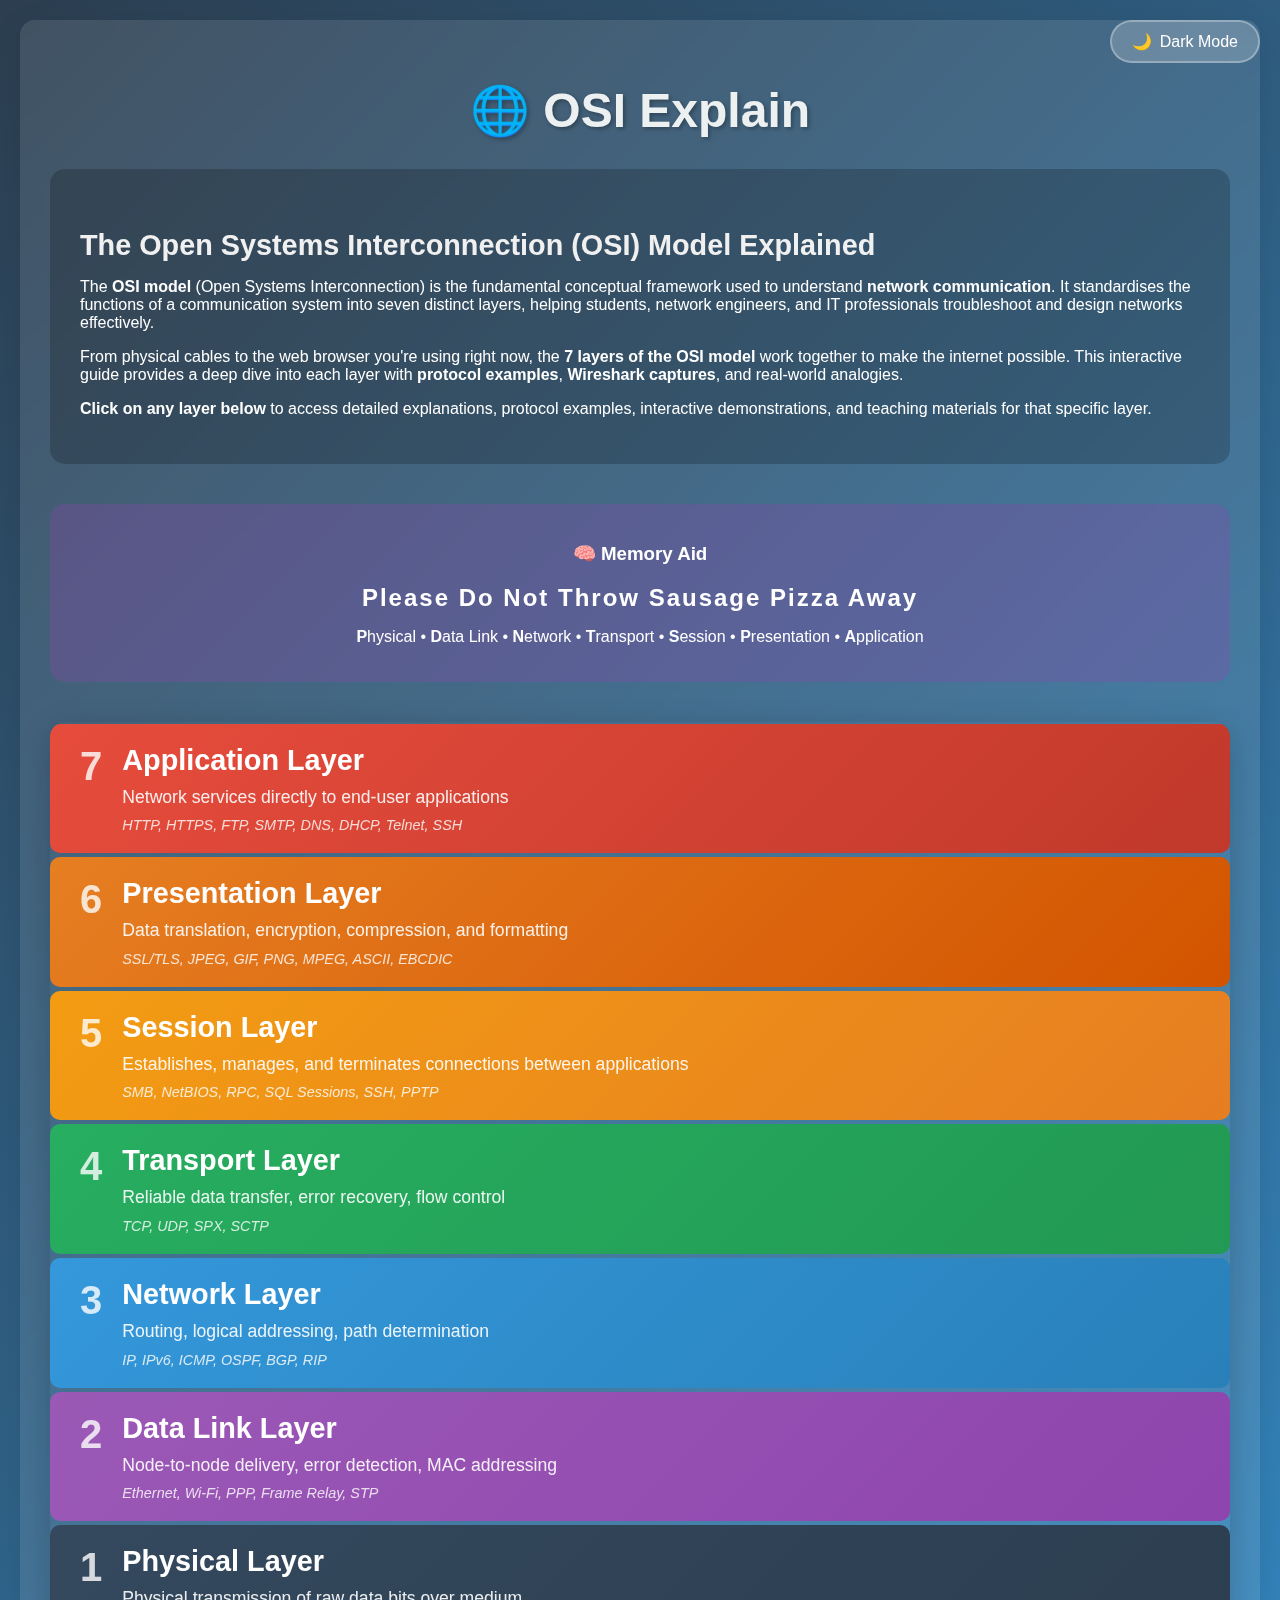
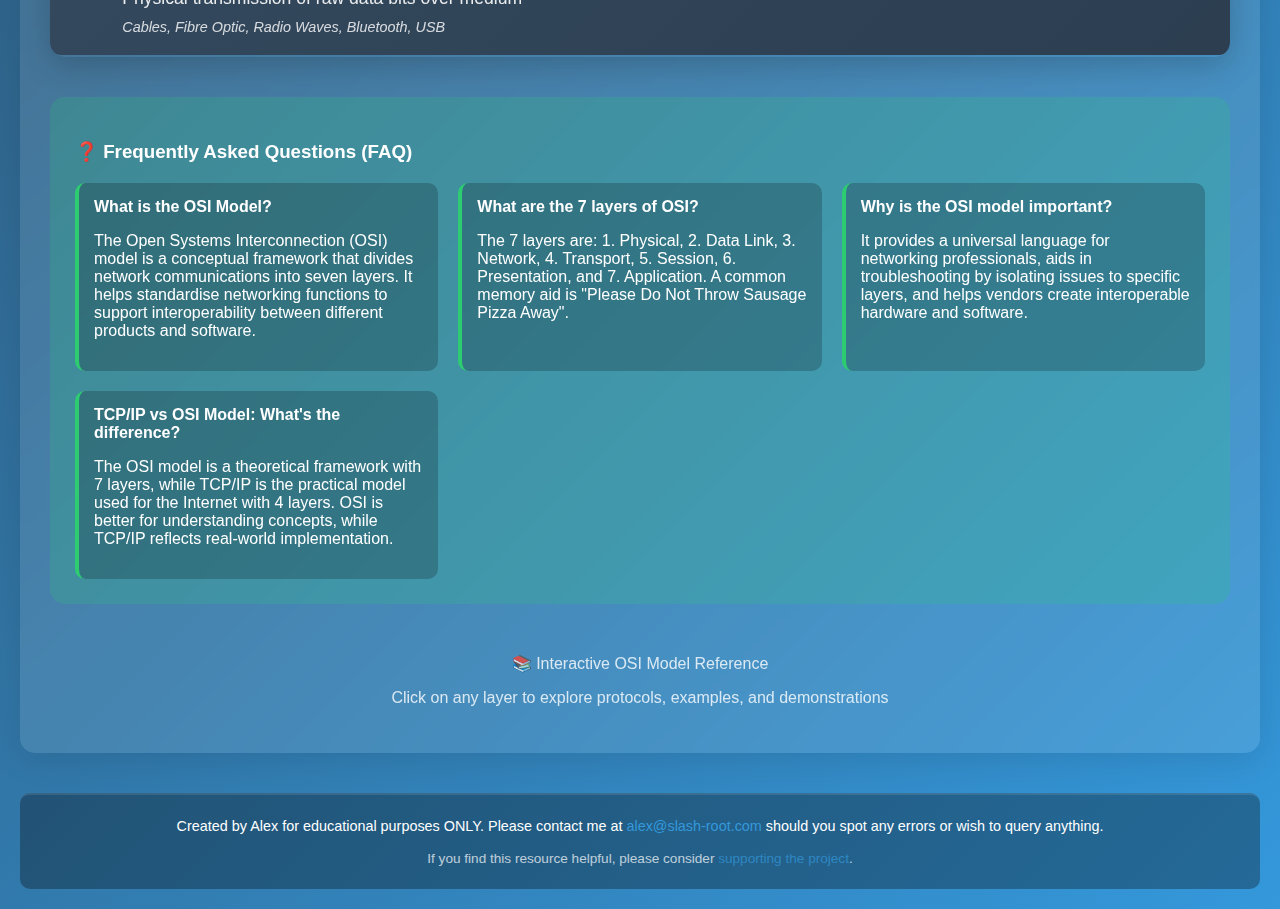
<file: index.html>
<!DOCTYPE html>
<html lang="en">
<head>
    <meta charset="UTF-8">
    <meta name="viewport" content="width=device-width, initial-scale=1.0">
    <title>OSI Model Explained – OSIExplain.com | Networking Basics & Layer Guide</title>
    <meta name="description" content="Learn the OSI model networking framework with simple layer explanations, examples, and interactive demos. Perfect for students and network professionals.">
    <meta property="og:title" content="OSI Model Explained – OSIExplain.com | Networking Basics & Layer Guide">
    <meta property="og:description" content="Learn the OSI model networking framework with simple layer explanations, examples, and interactive demos. Perfect for students and network professionals.">
    <meta property="og:type" content="website">
    <meta property="og:url" content="https://osiexplain.com/">
    <meta name="twitter:card" content="summary">
    <meta name="twitter:title" content="OSI Model Explained – OSIExplain.com">
    <meta name="twitter:description" content="Learn the OSI model networking framework with simple layer explanations, examples, and interactive demos.">
    <link rel="canonical" href="https://osiexplain.com/">
    <link rel="stylesheet" href="styles.css">
    <style>
        body { background: linear-gradient(135deg, #2c3e50 0%, #3498db 100%); }
        h1 { font-size: 3em; margin-bottom: 30px; color: #ecf0f1; }
        .osi-stack { display: flex; flex-direction: column; margin: 40px 0; border-radius: 15px; overflow: hidden; box-shadow: 0 8px 32px rgba(0, 0, 0, 0.2); }
        .layer { padding: 20px 30px; margin: 2px 0; border-radius: 10px; cursor: pointer; transition: all 0.3s ease; position: relative; text-decoration: none; color: white; display: block; }
        .layer:hover { transform: translateX(10px) scale(1.02); box-shadow: 0 8px 25px rgba(0, 0, 0, 0.3); }
        .layer7 { background: linear-gradient(135deg, #e74c3c, #c0392b); }
        .layer6 { background: linear-gradient(135deg, #e67e22, #d35400); }
        .layer5 { background: linear-gradient(135deg, #f39c12, #e67e22); }
        .layer4 { background: linear-gradient(135deg, #27ae60, #229954); }
        .layer3 { background: linear-gradient(135deg, #3498db, #2980b9); }
        .layer2 { background: linear-gradient(135deg, #9b59b6, #8e44ad); }
        .layer1 { background: linear-gradient(135deg, #34495e, #2c3e50); }
        .layer-number { font-size: 2.5em; font-weight: bold; float: left; margin-right: 20px; opacity: 0.8; }
        .layer-info { overflow: hidden; }
        .layer-name { font-size: 1.8em; font-weight: bold; margin-bottom: 8px; }
        .layer-description { font-size: 1.1em; opacity: 0.9; line-height: 1.4; }
        .layer-protocols { font-size: 0.9em; margin-top: 8px; opacity: 0.8; font-style: italic; }
        .intro-section { background: rgba(0, 0, 0, 0.2); padding: 30px; border-radius: 15px; margin-bottom: 40px; }
        .mnemonic-section { background: rgba(142, 68, 173, 0.3); padding: 20px; border-radius: 15px; margin: 30px 0; text-align: center; }
        .mnemonic { font-size: 1.5em; font-weight: bold; margin: 15px 0; letter-spacing: 2px; }
        .teaching-tips { background: rgba(46, 204, 113, 0.2); padding: 25px; border-radius: 15px; margin: 30px 0; }
        .tip-grid { display: grid; grid-template-columns: repeat(auto-fit, minmax(300px, 1fr)); gap: 20px; margin-top: 20px; }
        .tip { background: rgba(0, 0, 0, 0.2); padding: 15px; border-radius: 10px; border-left: 4px solid #2ecc71; }
        .footer { text-align: center; margin-top: 50px; opacity: 0.8; }
        body.dark-mode .intro-section, body.dark-mode .mnemonic-section, body.dark-mode .teaching-tips { background: rgba(0, 0, 0, 0.4); }
    </style>
</head>
<body>
    <button type="button" class="dark-mode-toggle" onclick="toggleDarkMode()" title="Toggle Dark Mode" aria-label="Toggle dark mode" aria-pressed="false"><span id="darkModeIcon">🌙</span><span id="darkModeText">Dark Mode</span></button>
    <div class="container">
        <h1>🌐 OSI Explain</h1>
        
        <div class="intro-section">
            <h2>The Open Systems Interconnection (OSI) Model Explained</h2>
            <p>
                The <strong>OSI model</strong> (Open Systems Interconnection) is the fundamental conceptual framework used to understand <strong>network communication</strong>. 
                It standardises the functions of a communication system into seven distinct layers, helping students, network engineers, and IT professionals 
                troubleshoot and design networks effectively.
            </p>
            <p>
                From physical cables to the web browser you're using right now, the <strong>7 layers of the OSI model</strong> work together to make the internet possible.
                This interactive guide provides a deep dive into each layer with <strong>protocol examples</strong>, 
                <strong>Wireshark captures</strong>, and real-world analogies.
            </p>
            <p>
                <strong>Click on any layer below</strong> to access detailed explanations, protocol examples, 
                interactive demonstrations, and teaching materials for that specific layer.
            </p>
        </div>
        
        <div class="mnemonic-section">
            <h3>🧠 Memory Aid</h3>
            <div class="mnemonic">Please Do Not Throw Sausage Pizza Away</div>
            <p><strong>P</strong>hysical • <strong>D</strong>ata Link • <strong>N</strong>etwork • <strong>T</strong>ransport • <strong>S</strong>ession • <strong>P</strong>resentation • <strong>A</strong>pplication</p>
        </div>
        
        <div class="osi-stack">
            <a href="layer7_application.html" class="layer layer7">
                <div class="layer-number">7</div>
                <div class="layer-info">
                    <div class="layer-name">Application Layer</div>
                    <div class="layer-description">Network services directly to end-user applications</div>
                    <div class="layer-protocols">HTTP, HTTPS, FTP, SMTP, DNS, DHCP, Telnet, SSH</div>
                </div>
            </a>
            
            <a href="layer6_presentation.html" class="layer layer6">
                <div class="layer-number">6</div>
                <div class="layer-info">
                    <div class="layer-name">Presentation Layer</div>
                    <div class="layer-description">Data translation, encryption, compression, and formatting</div>
                    <div class="layer-protocols">SSL/TLS, JPEG, GIF, PNG, MPEG, ASCII, EBCDIC</div>
                </div>
            </a>
            
            <a href="layer5_session_demo.html" class="layer layer5">
                <div class="layer-number">5</div>
                <div class="layer-info">
                    <div class="layer-name">Session Layer</div>
                    <div class="layer-description">Establishes, manages, and terminates connections between applications</div>
                    <div class="layer-protocols">SMB, NetBIOS, RPC, SQL Sessions, SSH, PPTP</div>
                </div>
            </a>
            
            <a href="layer4_transport.html" class="layer layer4">
                <div class="layer-number">4</div>
                <div class="layer-info">
                    <div class="layer-name">Transport Layer</div>
                    <div class="layer-description">Reliable data transfer, error recovery, flow control</div>
                    <div class="layer-protocols">TCP, UDP, SPX, SCTP</div>
                </div>
            </a>
            
            <a href="layer3_network.html" class="layer layer3">
                <div class="layer-number">3</div>
                <div class="layer-info">
                    <div class="layer-name">Network Layer</div>
                    <div class="layer-description">Routing, logical addressing, path determination</div>
                    <div class="layer-protocols">IP, IPv6, ICMP, OSPF, BGP, RIP</div>
                </div>
            </a>
            
            <a href="layer2_datalink.html" class="layer layer2">
                <div class="layer-number">2</div>
                <div class="layer-info">
                    <div class="layer-name">Data Link Layer</div>
                    <div class="layer-description">Node-to-node delivery, error detection, MAC addressing</div>
                    <div class="layer-protocols">Ethernet, Wi-Fi, PPP, Frame Relay, STP</div>
                </div>
            </a>
            
            <a href="layer1_physical.html" class="layer layer1">
                <div class="layer-number">1</div>
                <div class="layer-info">
                    <div class="layer-name">Physical Layer</div>
                    <div class="layer-description">Physical transmission of raw data bits over medium</div>
                    <div class="layer-protocols">Cables, Fibre Optic, Radio Waves, Bluetooth, USB</div>
                </div>
            </a>
        </div>
        
        
        <div class="teaching-tips">
            <h3>❓ Frequently Asked Questions (FAQ)</h3>
            <div class="tip-grid">
                <div class="tip">
                    <strong>What is the OSI Model?</strong>
                    <p>The Open Systems Interconnection (OSI) model is a conceptual framework that divides network communications into seven layers. It helps standardise networking functions to support interoperability between different products and software.</p>
                </div>
                <div class="tip">
                    <strong>What are the 7 layers of OSI?</strong>
                    <p>The 7 layers are: 1. Physical, 2. Data Link, 3. Network, 4. Transport, 5. Session, 6. Presentation, and 7. Application. A common memory aid is "Please Do Not Throw Sausage Pizza Away".</p>
                </div>
                <div class="tip">
                    <strong>Why is the OSI model important?</strong>
                    <p>It provides a universal language for networking professionals, aids in troubleshooting by isolating issues to specific layers, and helps vendors create interoperable hardware and software.</p>
                </div>
                <div class="tip">
                    <strong>TCP/IP vs OSI Model: What's the difference?</strong>
                    <p>The OSI model is a theoretical framework with 7 layers, while TCP/IP is the practical model used for the Internet with 4 layers. OSI is better for understanding concepts, while TCP/IP reflects real-world implementation.</p>
                </div>
            </div>
        </div>

        <script type="application/ld+json">
        {
          "@context": "https://schema.org",
          "@type": "FAQPage",
          "mainEntity": [{
            "@type": "Question",
            "name": "What is the OSI Model?",
            "acceptedAnswer": {
              "@type": "Answer",
              "text": "The Open Systems Interconnection (OSI) model is a conceptual framework that divides network communications into seven layers. It helps standardise networking functions to support interoperability between different products and software."
            }
          }, {
            "@type": "Question",
            "name": "What are the 7 layers of OSI?",
            "acceptedAnswer": {
              "@type": "Answer",
              "text": "The 7 layers are: 1. Physical, 2. Data Link, 3. Network, 4. Transport, 5. Session, 6. Presentation, and 7. Application. A common memory aid is \"Please Do Not Throw Sausage Pizza Away\"."
            }
          }, {
            "@type": "Question",
            "name": "Why is the OSI model important?",
            "acceptedAnswer": {
              "@type": "Answer",
              "text": "It provides a universal language for networking professionals, aids in troubleshooting by isolating issues to specific layers, and helps vendors create interoperable hardware and software."
            }
          }, {
            "@type": "Question",
            "name": "TCP/IP vs OSI Model: What's the difference?",
            "acceptedAnswer": {
              "@type": "Answer",
              "text": "The OSI model is a theoretical framework with 7 layers, while TCP/IP is the practical model used for the Internet with 4 layers. OSI is better for understanding concepts, while TCP/IP reflects real-world implementation."
            }
          }]
        }
        </script>

        <div class="footer">
            <p>📚 Interactive OSI Model Reference</p>
            <p>Click on any layer to explore protocols, examples, and demonstrations</p>
        </div>
    </div>
    
    <script src="main.js"></script>
    
    <footer class="site-footer">
        <p>
            Created by Alex for educational purposes ONLY. Please contact me at <a href="mailto:alex@slash-root.com">alex@slash-root.com</a> should you spot any errors or wish to query anything.
        </p>
        <p class="support-text">
            If you find this resource helpful, please consider <a href="https://buy.stripe.com/fZueVd5wY4ET99m2C6cZa02" target="_blank" rel="noopener noreferrer">supporting the project</a>.
        </p>
    </footer>
</body>
</html>
</file>
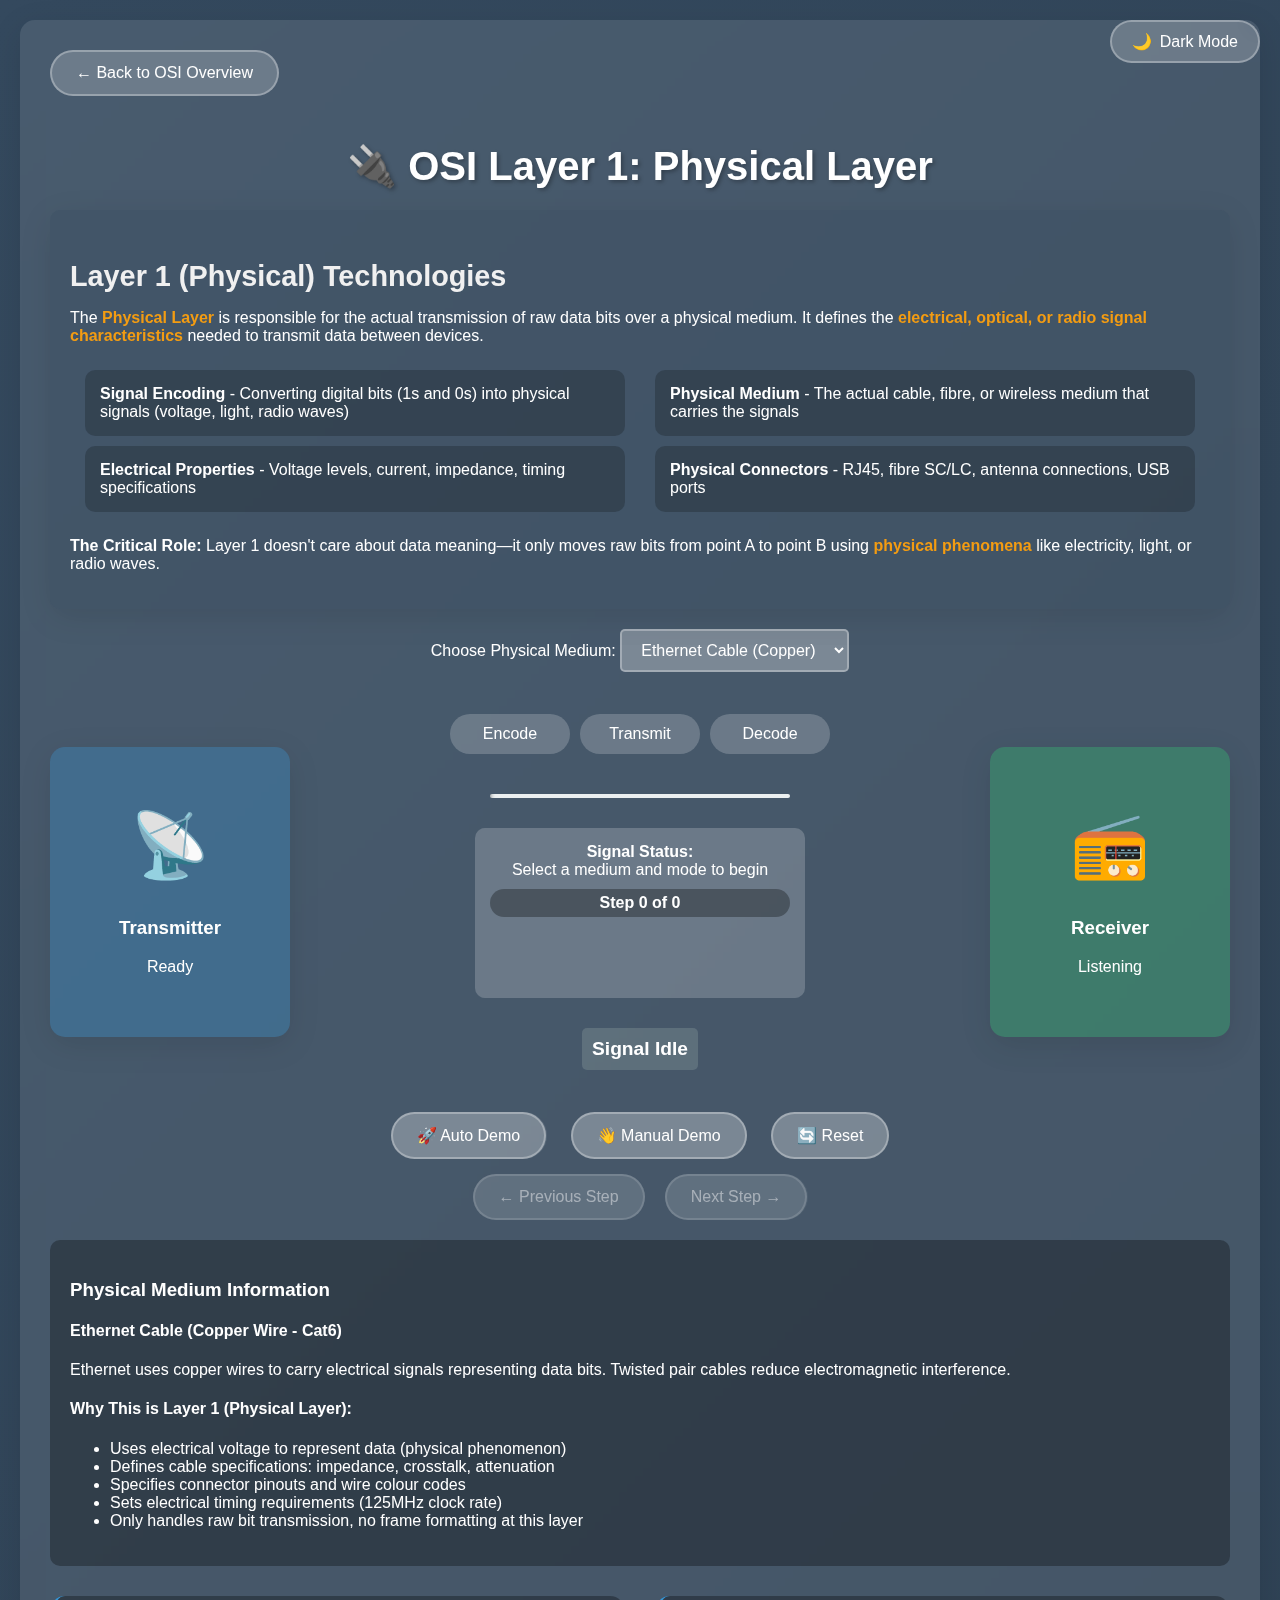
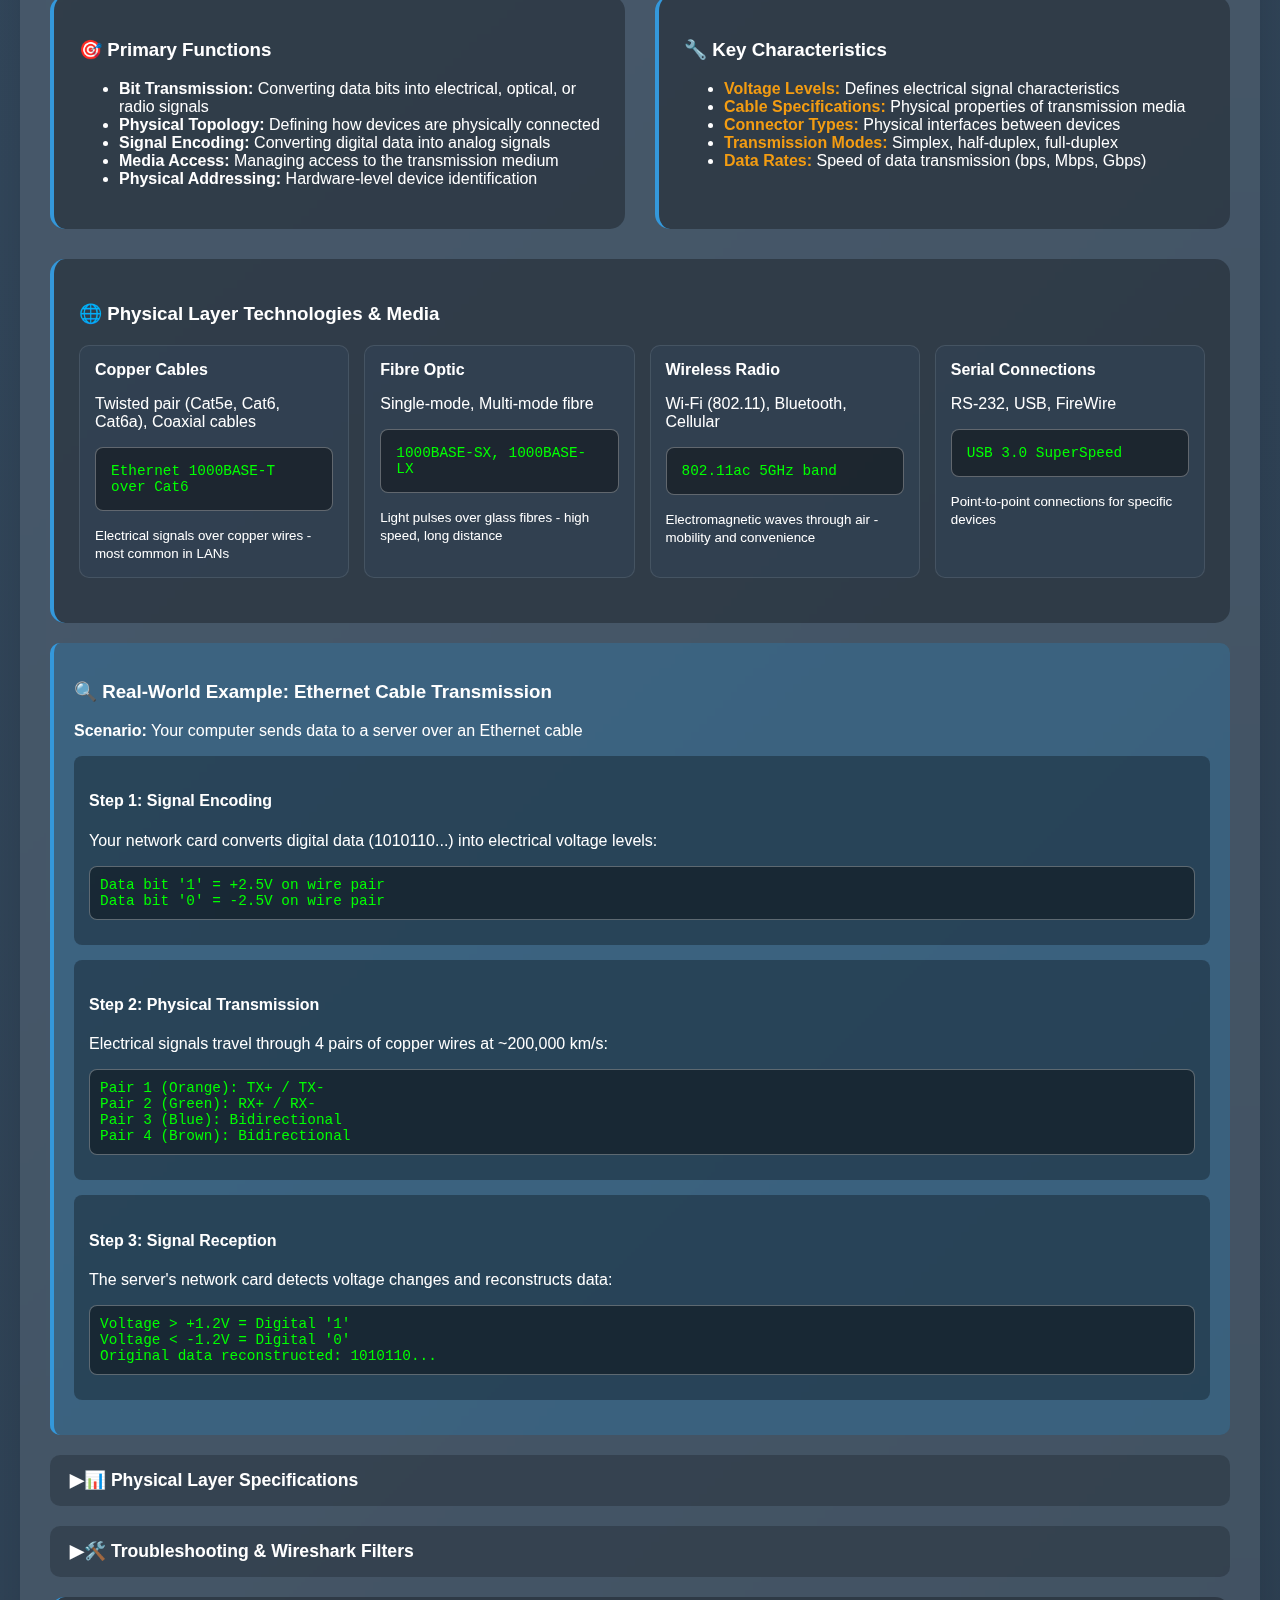
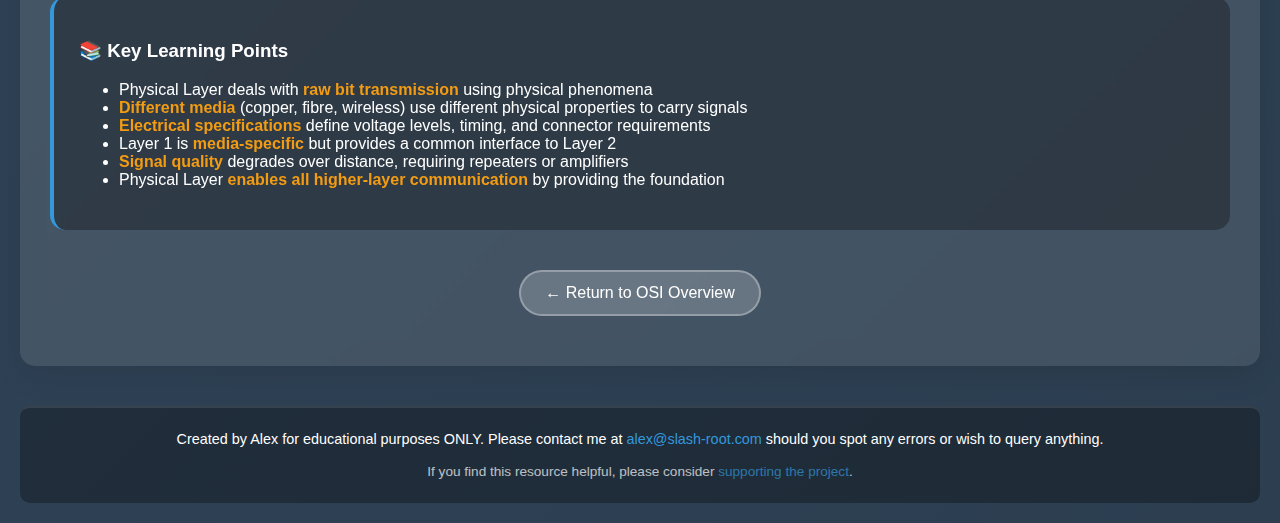
<file: layer1_physical.html>
<!DOCTYPE html>
<html lang="en">
<head>
    <meta charset="UTF-8">
    <meta name="viewport" content="width=device-width, initial-scale=1.0">
    <title>OSI Layer 1: Physical Layer Explained - Cables, Signals & Hubs</title>
    <meta name="description" content="Understand OSI Layer 1 (Physical Layer) with interactive demos of signals, cables (Ethernet/Fiber), and hubs. Learn how raw bits are transmitted.">
    <meta property="og:title" content="OSI Layer 1: Physical Layer Explained - Cables, Signals & Hubs">
    <meta property="og:description" content="Understand OSI Layer 1 (Physical Layer) with interactive demos of signals, cables, and hubs. Learn how raw bits are transmitted.">
    <meta property="og:type" content="article">
    <meta property="og:url" content="https://osiexplain.com/layer1_physical.html">
    <meta name="twitter:card" content="summary">
    <link rel="canonical" href="https://osiexplain.com/layer1_physical.html">
    <link rel="stylesheet" href="styles.css">
    <style>
        body { background: linear-gradient(135deg, #34495e 0%, #2c3e50 100%); }
        .highlight { color: #f39c12; }
        .layer1-explanation { background: rgba(52, 73, 94, 0.3); padding: 20px; border-radius: 10px; margin: 20px 0; box-shadow: 0 8px 32px rgba(0, 0, 0, 0.1); }
        .transmitter, .receiver { width: 200px; height: 250px; background: rgba(255, 255, 255, 0.2); border-radius: 15px; display: flex; flex-direction: column; align-items: center; justify-content: center; padding: 20px; box-shadow: 0 8px 32px rgba(0, 0, 0, 0.1); }
        .transmitter { background: rgba(52, 152, 219, 0.3); }
        .receiver { background: rgba(46, 204, 113, 0.3); }
        .signal-area { flex: 1; display: flex; flex-direction: column; align-items: center; justify-content: center; position: relative; }
        .signal-line { width: 300px; height: 4px; background: #ecf0f1; border-radius: 2px; position: relative; margin: 20px 0; overflow: hidden; }
        .signal-pulse { width: 30px; height: 20px; background: #e74c3c; border-radius: 3px; position: absolute; top: -8px; left: -30px; transition: all 2s ease; box-shadow: 0 2px 5px rgba(0,0,0,0.3); }
        .signal-pulse.moving { left: 300px; }
        .signal-info { background: rgba(255, 255, 255, 0.2); padding: 15px; border-radius: 10px; margin: 10px 0; min-height: 140px; width: 300px; text-align: center; }
        .physical-characteristics { display: flex; flex-wrap: wrap; justify-content: space-around; margin: 20px 0; }
        select option { background: #2c3e50; color: white; }
        body.dark-mode .layer1-explanation { background: rgba(0, 0, 0, 0.5); }
    </style>
</head>
<body>
    <button type="button" class="dark-mode-toggle" onclick="toggleDarkMode()" title="Toggle Dark Mode" aria-label="Toggle dark mode" aria-pressed="false">
        <span id="darkModeIcon">🌙</span>
        <span id="darkModeText">Dark Mode</span>
    </button>
    
    <div class="container">
        <a href="index.html" class="back-button">← Back to OSI Overview</a>
        
        <h1>🔌 OSI Layer 1: Physical Layer</h1>
        
        <div class="layer1-explanation">
            <h2>Layer 1 (Physical) Technologies</h2>
            <p>
                The <span class="highlight">Physical Layer</span> is responsible for the actual transmission of raw data bits 
                over a physical medium. It defines the <span class="highlight">electrical, optical, or radio signal characteristics</span> 
                needed to transmit data between devices.
            </p>
            
            <div class="physical-characteristics">
                <div class="characteristic">
                    <strong>Signal Encoding</strong> - Converting digital bits (1s and 0s) into physical signals (voltage, light, radio waves)
                </div>
                <div class="characteristic">
                    <strong>Physical Medium</strong> - The actual cable, fibre, or wireless medium that carries the signals
                </div>
                <div class="characteristic">
                    <strong>Electrical Properties</strong> - Voltage levels, current, impedance, timing specifications
                </div>
                <div class="characteristic">
                    <strong>Physical Connectors</strong> - RJ45, fibre SC/LC, antenna connections, USB ports
                </div>
            </div>
            
            <p>
                <strong>The Critical Role:</strong> Layer 1 doesn't care about data meaning—it only moves raw bits from 
                point A to point B using <span class="highlight">physical phenomena</span> like electricity, light, or radio waves.
            </p>
        </div>
        
        <div class="medium-selector">
            <label for="mediumSelect">Choose Physical Medium: </label>
            <select id="mediumSelect">
                <option value="ethernet">Ethernet Cable (Copper)</option>
                <option value="fiber">Fibre Optic Cable</option>
                <option value="wifi">Wi-Fi (Radio Waves)</option>
                <option value="serial">Serial Cable (RS-232)</option>
                <option value="usb">USB Cable</option>
            </select>
        </div>
        
        <div class="demo-area">
            <div class="transmitter">
                <div class="device-icon">📡</div>
                <h3>Transmitter</h3>
                <div id="transmitterStatus">Ready</div>
            </div>
            
            <div class="signal-area">
                <div class="phase-indicator">
                    <div class="phase" id="phase1">Encode</div>
                    <div class="phase" id="phase2">Transmit</div>
                    <div class="phase" id="phase3">Decode</div>
                </div>
                
                <div class="signal-line">
                    <div class="signal-pulse" id="signal1"></div>
                    <div class="signal-pulse" id="signal2"></div>
                </div>
                
                <div class="signal-info" id="signalInfo">
                    <strong>Signal Status:</strong>
                    <div id="statusText">Select a medium and mode to begin</div>
                    <div id="stepCounter" class="step-counter">Step 0 of 0</div>
                    <div id="wiresharkExample" class="wireshark-packet" style="display:none;"></div>
                    <div id="packetExplanation" class="packet-explanation" style="display:none;"></div>
                </div>
                
                <div class="status idle" id="overallStatus">Signal Idle</div>
            </div>
            
            <div class="receiver">
                <div class="device-icon">📻</div>
                <h3>Receiver</h3>
                <div id="receiverStatus">Listening</div>
            </div>
        </div>
        
        <div class="controls">
            <button class="btn" id="startDemo" onclick="startDemo()">🚀 Auto Demo</button>
            <button class="btn" id="manualDemo" onclick="startManualDemo()">👋 Manual Demo</button>
            <button class="btn" onclick="resetDemo()">🔄 Reset</button>
            
            <div class="step-controls">
                <button class="btn" id="prevStepBtn" onclick="prevStep()" disabled>← Previous Step</button>
                <button class="btn" id="nextStepBtn" onclick="nextStep()" disabled>Next Step →</button>
            </div>
        </div>
        
        <div class="protocol-info" id="mediumDetails">
            <h3>Physical Medium Information</h3>
            <div id="mediumDescription">Select a medium and click "Medium Details" to learn more.</div>
            <div id="layer1Evidence" style="margin-top: 15px;"></div>
        </div>
        
        <!-- Comprehensive Educational Content -->
        <div class="content-grid" style="display: grid; grid-template-columns: repeat(auto-fit, minmax(350px, 1fr)); gap: 30px; margin: 30px 0;">
            <div class="content-box" style="background: rgba(0, 0, 0, 0.3); padding: 25px; border-radius: 15px; border-left: 4px solid #3498db;">
                <h3>🎯 Primary Functions</h3>
                <ul>
                    <li><strong>Bit Transmission:</strong> Converting data bits into electrical, optical, or radio signals</li>
                    <li><strong>Physical Topology:</strong> Defining how devices are physically connected</li>
                    <li><strong>Signal Encoding:</strong> Converting digital data into analog signals</li>
                    <li><strong>Media Access:</strong> Managing access to the transmission medium</li>
                    <li><strong>Physical Addressing:</strong> Hardware-level device identification</li>
                </ul>
            </div>
            
            <div class="content-box" style="background: rgba(0, 0, 0, 0.3); padding: 25px; border-radius: 15px; border-left: 4px solid #3498db;">
                <h3>🔧 Key Characteristics</h3>
                <ul>
                    <li><span class="highlight">Voltage Levels:</span> Defines electrical signal characteristics</li>
                    <li><span class="highlight">Cable Specifications:</span> Physical properties of transmission media</li>
                    <li><span class="highlight">Connector Types:</span> Physical interfaces between devices</li>
                    <li><span class="highlight">Transmission Modes:</span> Simplex, half-duplex, full-duplex</li>
                    <li><span class="highlight">Data Rates:</span> Speed of data transmission (bps, Mbps, Gbps)</li>
                </ul>
            </div>
        </div>
        
        <div class="content-box" style="background: rgba(0, 0, 0, 0.3); padding: 25px; border-radius: 15px; border-left: 4px solid #3498db;">
            <h3>🌐 Physical Layer Technologies & Media</h3>
            <div class="protocols-list" style="display: grid; grid-template-columns: repeat(auto-fit, minmax(250px, 1fr)); gap: 15px; margin: 20px 0;">
                <div class="protocol-card" style="background: rgba(52, 73, 94, 0.4); padding: 15px; border-radius: 10px; border: 1px solid rgba(255, 255, 255, 0.1);">
                    <strong>Copper Cables</strong>
                    <p>Twisted pair (Cat5e, Cat6, Cat6a), Coaxial cables</p>
                    <div class="wireshark-example" style="background: rgba(0, 0, 0, 0.4); border: 1px solid rgba(255, 255, 255, 0.3); border-radius: 8px; padding: 15px; margin: 15px 0; font-family: 'Courier New', monospace; color: #00ff00;">Ethernet 1000BASE-T over Cat6</div>
                    <small>Electrical signals over copper wires - most common in LANs</small>
                </div>
                
                <div class="protocol-card" style="background: rgba(52, 73, 94, 0.4); padding: 15px; border-radius: 10px; border: 1px solid rgba(255, 255, 255, 0.1);">
                    <strong>Fibre Optic</strong>
                    <p>Single-mode, Multi-mode fibre</p>
                    <div class="wireshark-example" style="background: rgba(0, 0, 0, 0.4); border: 1px solid rgba(255, 255, 255, 0.3); border-radius: 8px; padding: 15px; margin: 15px 0; font-family: 'Courier New', monospace; color: #00ff00;">1000BASE-SX, 1000BASE-LX</div>
                    <small>Light pulses over glass fibres - high speed, long distance</small>
                </div>
                
                <div class="protocol-card" style="background: rgba(52, 73, 94, 0.4); padding: 15px; border-radius: 10px; border: 1px solid rgba(255, 255, 255, 0.1);">
                    <strong>Wireless Radio</strong>
                    <p>Wi-Fi (802.11), Bluetooth, Cellular</p>
                    <div class="wireshark-example" style="background: rgba(0, 0, 0, 0.4); border: 1px solid rgba(255, 255, 255, 0.3); border-radius: 8px; padding: 15px; margin: 15px 0; font-family: 'Courier New', monospace; color: #00ff00;">802.11ac 5GHz band</div>
                    <small>Electromagnetic waves through air - mobility and convenience</small>
                </div>
                
                <div class="protocol-card" style="background: rgba(52, 73, 94, 0.4); padding: 15px; border-radius: 10px; border: 1px solid rgba(255, 255, 255, 0.1);">
                    <strong>Serial Connections</strong>
                    <p>RS-232, USB, FireWire</p>
                    <div class="wireshark-example" style="background: rgba(0, 0, 0, 0.4); border: 1px solid rgba(255, 255, 255, 0.3); border-radius: 8px; padding: 15px; margin: 15px 0; font-family: 'Courier New', monospace; color: #00ff00;">USB 3.0 SuperSpeed</div>
                    <small>Point-to-point connections for specific devices</small>
                </div>
            </div>
        </div>
        
        <div class="example-box" style="background: rgba(41, 128, 185, 0.3); padding: 20px; border-radius: 10px; margin: 20px 0; border-left: 4px solid #3498db;">
            <h3>🔍 Real-World Example: Ethernet Cable Transmission</h3>
            <p><strong>Scenario:</strong> Your computer sends data to a server over an Ethernet cable</p>
            
            <div style="background: rgba(0, 0, 0, 0.3); padding: 15px; border-radius: 8px; margin: 15px 0;">
                <h4>Step 1: Signal Encoding</h4>
                <p>Your network card converts digital data (1010110...) into electrical voltage levels:</p>
                <div class="wireshark-example" style="background: rgba(0, 0, 0, 0.4); border: 1px solid rgba(255, 255, 255, 0.3); border-radius: 8px; padding: 10px; margin: 10px 0; font-family: 'Courier New', monospace; color: #00ff00;">
                Data bit '1' = +2.5V on wire pair<br>
                Data bit '0' = -2.5V on wire pair
                </div>
            </div>
            
            <div style="background: rgba(0, 0, 0, 0.3); padding: 15px; border-radius: 8px; margin: 15px 0;">
                <h4>Step 2: Physical Transmission</h4>
                <p>Electrical signals travel through 4 pairs of copper wires at ~200,000 km/s:</p>
                <div class="wireshark-example" style="background: rgba(0, 0, 0, 0.4); border: 1px solid rgba(255, 255, 255, 0.3); border-radius: 8px; padding: 10px; margin: 10px 0; font-family: 'Courier New', monospace; color: #00ff00;">
                Pair 1 (Orange): TX+ / TX-<br>
                Pair 2 (Green):  RX+ / RX-<br>
                Pair 3 (Blue):   Bidirectional<br>
                Pair 4 (Brown):  Bidirectional
                </div>
            </div>
            
            <div style="background: rgba(0, 0, 0, 0.3); padding: 15px; border-radius: 8px; margin: 15px 0;">
                <h4>Step 3: Signal Reception</h4>
                <p>The server's network card detects voltage changes and reconstructs data:</p>
                <div class="wireshark-example" style="background: rgba(0, 0, 0, 0.4); border: 1px solid rgba(255, 255, 255, 0.3); border-radius: 8px; padding: 10px; margin: 10px 0; font-family: 'Courier New', monospace; color: #00ff00;">
                Voltage > +1.2V = Digital '1'<br>
                Voltage < -1.2V = Digital '0'<br>
                Original data reconstructed: 1010110...
                </div>
            </div>
        </div>
        
        <details>
            <summary>📊 Physical Layer Specifications</summary>
        <div class="content-box" style="background: rgba(0, 0, 0, 0.3); padding: 25px; border-radius: 15px; border-left: 4px solid #3498db;">
            <table style="width: 100%; border-collapse: collapse; margin: 20px 0; background: rgba(0, 0, 0, 0.2);">
                <thead>
                    <tr>
                        <th style="padding: 12px; border: 1px solid rgba(255, 255, 255, 0.2); text-align: left; background: rgba(52, 73, 94, 0.6); font-weight: bold;">Medium Type</th>
                        <th style="padding: 12px; border: 1px solid rgba(255, 255, 255, 0.2); text-align: left; background: rgba(52, 73, 94, 0.6); font-weight: bold;">Max Speed</th>
                        <th style="padding: 12px; border: 1px solid rgba(255, 255, 255, 0.2); text-align: left; background: rgba(52, 73, 94, 0.6); font-weight: bold;">Max Distance</th>
                        <th style="padding: 12px; border: 1px solid rgba(255, 255, 255, 0.2); text-align: left; background: rgba(52, 73, 94, 0.6); font-weight: bold;">Connector</th>
                    </tr>
                </thead>
                <tbody>
                    <tr>
                        <td style="padding: 12px; border: 1px solid rgba(255, 255, 255, 0.2); text-align: left;">Cat5e Copper</td>
                        <td style="padding: 12px; border: 1px solid rgba(255, 255, 255, 0.2); text-align: left;">1 Gbps</td>
                        <td style="padding: 12px; border: 1px solid rgba(255, 255, 255, 0.2); text-align: left;">100 metres</td>
                        <td style="padding: 12px; border: 1px solid rgba(255, 255, 255, 0.2); text-align: left;">RJ45</td>
                    </tr>
                    <tr>
                        <td style="padding: 12px; border: 1px solid rgba(255, 255, 255, 0.2); text-align: left;">Cat6a Copper</td>
                        <td style="padding: 12px; border: 1px solid rgba(255, 255, 255, 0.2); text-align: left;">10 Gbps</td>
                        <td style="padding: 12px; border: 1px solid rgba(255, 255, 255, 0.2); text-align: left;">100 metres</td>
                        <td style="padding: 12px; border: 1px solid rgba(255, 255, 255, 0.2); text-align: left;">RJ45</td>
                    </tr>
                    <tr>
                        <td style="padding: 12px; border: 1px solid rgba(255, 255, 255, 0.2); text-align: left;">Single-mode Fibre</td>
                        <td style="padding: 12px; border: 1px solid rgba(255, 255, 255, 0.2); text-align: left;">100+ Gbps</td>
                        <td style="padding: 12px; border: 1px solid rgba(255, 255, 255, 0.2); text-align: left;">40+ km</td>
                        <td style="padding: 12px; border: 1px solid rgba(255, 255, 255, 0.2); text-align: left;">SC/LC</td>
                    </tr>
                    <tr>
                        <td style="padding: 12px; border: 1px solid rgba(255, 255, 255, 0.2); text-align: left;">Cat6 Copper</td>
                        <td style="padding: 12px; border: 1px solid rgba(255, 255, 255, 0.2); text-align: left;">1 Gbps</td>
                        <td style="padding: 12px; border: 1px solid rgba(255, 255, 255, 0.2); text-align: left;">100 metres</td>
                        <td style="padding: 12px; border: 1px solid rgba(255, 255, 255, 0.2); text-align: left;">RJ45</td>
                    </tr>
                    <tr>
                        <td style="padding: 12px; border: 1px solid rgba(255, 255, 255, 0.2); text-align: left;">Cat7 Copper</td>
                        <td style="padding: 12px; border: 1px solid rgba(255, 255, 255, 0.2); text-align: left;">10 Gbps</td>
                        <td style="padding: 12px; border: 1px solid rgba(255, 255, 255, 0.2); text-align: left;">100 metres</td>
                        <td style="padding: 12px; border: 1px solid rgba(255, 255, 255, 0.2); text-align: left;">GG45/TERA</td>
                    </tr>
                    <tr>
                        <td style="padding: 12px; border: 1px solid rgba(255, 255, 255, 0.2); text-align: left;">Cat8 Copper</td>
                        <td style="padding: 12px; border: 1px solid rgba(255, 255, 255, 0.2); text-align: left;">25/40 Gbps</td>
                        <td style="padding: 12px; border: 1px solid rgba(255, 255, 255, 0.2); text-align: left;">30 metres</td>
                        <td style="padding: 12px; border: 1px solid rgba(255, 255, 255, 0.2); text-align: left;">RJ45</td>
                    </tr>
                    <tr>
                        <td style="padding: 12px; border: 1px solid rgba(255, 255, 255, 0.2); text-align: left;">Multi-mode Fibre</td>
                        <td style="padding: 12px; border: 1px solid rgba(255, 255, 255, 0.2); text-align: left;">10 Gbps</td>
                        <td style="padding: 12px; border: 1px solid rgba(255, 255, 255, 0.2); text-align: left;">550 metres</td>
                        <td style="padding: 12px; border: 1px solid rgba(255, 255, 255, 0.2); text-align: left;">SC/LC/ST</td>
                    </tr>
                    <tr>
                        <td style="padding: 12px; border: 1px solid rgba(255, 255, 255, 0.2); text-align: left;">Coaxial (RG6)</td>
                        <td style="padding: 12px; border: 1px solid rgba(255, 255, 255, 0.2); text-align: left;">1 Gbps</td>
                        <td style="padding: 12px; border: 1px solid rgba(255, 255, 255, 0.2); text-align: left;">500 metres</td>
                        <td style="padding: 12px; border: 1px solid rgba(255, 255, 255, 0.2); text-align: left;">F-Type</td>
                    </tr>
                    <tr>
                        <td style="padding: 12px; border: 1px solid rgba(255, 255, 255, 0.2); text-align: left;">USB 3.2</td>
                        <td style="padding: 12px; border: 1px solid rgba(255, 255, 255, 0.2); text-align: left;">20 Gbps</td>
                        <td style="padding: 12px; border: 1px solid rgba(255, 255, 255, 0.2); text-align: left;">3 metres</td>
                        <td style="padding: 12px; border: 1px solid rgba(255, 255, 255, 0.2); text-align: left;">USB-C</td>
                    </tr>
                    <tr>
                        <td style="padding: 12px; border: 1px solid rgba(255, 255, 255, 0.2); text-align: left;">Thunderbolt 4</td>
                        <td style="padding: 12px; border: 1px solid rgba(255, 255, 255, 0.2); text-align: left;">40 Gbps</td>
                        <td style="padding: 12px; border: 1px solid rgba(255, 255, 255, 0.2); text-align: left;">2 metres</td>
                        <td style="padding: 12px; border: 1px solid rgba(255, 255, 255, 0.2); text-align: left;">USB-C</td>
                    </tr>
                    <tr>
                        <td style="padding: 12px; border: 1px solid rgba(255, 255, 255, 0.2); text-align: left;">Wi-Fi 6 (802.11ax)</td>
                        <td style="padding: 12px; border: 1px solid rgba(255, 255, 255, 0.2); text-align: left;">9.6 Gbps</td>
                        <td style="padding: 12px; border: 1px solid rgba(255, 255, 255, 0.2); text-align: left;">100 metres</td>
                        <td style="padding: 12px; border: 1px solid rgba(255, 255, 255, 0.2); text-align: left;">Antenna</td>
                    </tr>
                    <tr>
                        <td style="padding: 12px; border: 1px solid rgba(255, 255, 255, 0.2); text-align: left;">Wi-Fi 802.11ac</td>
                        <td style="padding: 12px; border: 1px solid rgba(255, 255, 255, 0.2); text-align: left;">1.3 Gbps</td>
                        <td style="padding: 12px; border: 1px solid rgba(255, 255, 255, 0.2); text-align: left;">70 metres</td>
                        <td style="padding: 12px; border: 1px solid rgba(255, 255, 255, 0.2); text-align: left;">Antenna</td>
                    </tr>
                </tbody>
            </table>
        </div>
        </details>
        
        <details>
            <summary>🛠️ Troubleshooting & Wireshark Filters</summary>
        <div class="example-box" style="background: rgba(41, 128, 185, 0.3); padding: 20px; border-radius: 10px; margin: 20px 0; border-left: 4px solid #3498db;">
            <div style="display: grid; grid-template-columns: repeat(auto-fit, minmax(300px, 1fr)); gap: 20px; margin: 20px 0;">
                <div style="background: rgba(231, 76, 60, 0.2); padding: 15px; border-radius: 8px;">
                    <h4>🚨 Common Problems</h4>
                    <ul>
                        <li>Cable damage or poor connections</li>
                        <li>Signal attenuation over distance</li>
                        <li>Electromagnetic interference</li>
                        <li>Wrong cable types for application</li>
                        <li>Dirty or damaged connectors</li>
                    </ul>
                </div>
                
                <div style="background: rgba(46, 204, 113, 0.2); padding: 15px; border-radius: 8px;">
                    <h4>🔧 Diagnostic Tools</h4>
                    <ul>
                        <li>Cable testers and certifiers</li>
                        <li>Time Domain Reflectometer (TDR)</li>
                        <li>Optical power meters</li>
                        <li>Link light indicators</li>
                        <li>Spectrum analysers for wireless</li>
                    </ul>
                </div>
            </div>
            
            <h4>🔍 Wireshark Filters for Physical Layer Analysis</h4>
            <div style="background: rgba(0, 0, 0, 0.4); padding: 20px; border-radius: 10px; border: 1px solid rgba(0, 255, 0, 0.3);">
                <div style="margin-bottom: 15px;">
                    <h5 style="color: #00ff00; margin-bottom: 10px;">📊 Essential Physical Layer Filters</h5>
                    <p style="font-size: 0.9em; color: #bdc3c7; margin: 0;">Copy these filters directly into Wireshark to analyse physical layer traffic</p>
                </div>
                
                <div style="display: grid; gap: 12px;">
                    <div style="background: rgba(52, 152, 219, 0.05); padding: 12px; border-radius: 6px; border-left: 3px solid #3498db;">
                        <div style="display: flex; justify-content: space-between; align-items: center; margin-bottom: 5px;">
                            <strong style="color: #3498db;">🌐 All Ethernet Traffic</strong>
                            <small style="color: #95a5a6;">Most comprehensive</small>
                        </div>
                        <div style="font-family: monospace; background: rgba(0,0,0,0.3); padding: 8px; border-radius: 4px; font-size: 0.9em;">
                            <span style="color: #00ff00;">eth</span>
                            <span style="color: #95a5a6; margin-left: 30px;"># Shows all Ethernet frames</span>
                        </div>
                    </div>
                    
                    <div style="background: rgba(46, 204, 113, 0.05); padding: 12px; border-radius: 6px; border-left: 3px solid #2ecc71;">
                        <div style="display: flex; justify-content: space-between; align-items: center; margin-bottom: 5px;">
                            <strong style="color: #2ecc71;">📦 IPv4 Ethernet Frames</strong>
                            <small style="color: #95a5a6;">Internet traffic</small>
                        </div>
                        <div style="font-family: monospace; background: rgba(0,0,0,0.3); padding: 8px; border-radius: 4px; font-size: 0.9em;">
                            <span style="color: #2ecc71;">eth.type == 0x0800</span>
                            <span style="color: #95a5a6; margin-left: 10px;"># IPv4 over Ethernet</span>
                        </div>
                    </div>
                    
                    <div style="background: rgba(155, 89, 182, 0.05); padding: 12px; border-radius: 6px; border-left: 3px solid #9b59b6;">
                        <div style="display: flex; justify-content: space-between; align-items: center; margin-bottom: 5px;">
                            <strong style="color: #9b59b6;">🔍 ARP Resolution</strong>
                            <small style="color: #95a5a6;">Address mapping</small>
                        </div>
                        <div style="font-family: monospace; background: rgba(0,0,0,0.3); padding: 8px; border-radius: 4px; font-size: 0.9em;">
                            <span style="color: #9b59b6;">eth.type == 0x0806</span>
                            <span style="color: #95a5a6; margin-left: 10px;"># ARP requests/replies</span>
                        </div>
                    </div>
                    
                    <div style="background: rgba(230, 126, 34, 0.05); padding: 12px; border-radius: 6px; border-left: 3px solid #e67e22;">
                        <div style="display: flex; justify-content: space-between; align-items: center; margin-bottom: 5px;">
                            <strong style="color: #e67e22;">📡 IPv6 Ethernet Frames</strong>
                            <small style="color: #95a5a6;">Next-gen internet</small>
                        </div>
                        <div style="font-family: monospace; background: rgba(0,0,0,0.3); padding: 8px; border-radius: 4px; font-size: 0.9em;">
                            <span style="color: #e67e22;">eth.type == 0x86dd</span>
                            <span style="color: #95a5a6; margin-left: 10px;"># IPv6 over Ethernet</span>
                        </div>
                    </div>
                    
                    <div style="background: rgba(241, 196, 15, 0.05); padding: 12px; border-radius: 6px; border-left: 3px solid #f1c40f;">
                        <div style="display: flex; justify-content: space-between; align-items: center; margin-bottom: 5px;">
                            <strong style="color: #f1c40f;">📶 All WiFi Traffic</strong>
                            <small style="color: #95a5a6;">Wireless frames</small>
                        </div>
                        <div style="font-family: monospace; background: rgba(0,0,0,0.3); padding: 8px; border-radius: 4px; font-size: 0.9em;">
                            <span style="color: #f1c40f;">wlan</span>
                            <span style="color: #95a5a6; margin-left: 28px;"># Shows all WiFi/wireless frames</span>
                        </div>
                    </div>
                    
                    <div style="background: rgba(52, 152, 219, 0.05); padding: 12px; border-radius: 6px; border-left: 3px solid #3498db;">
                        <div style="display: flex; justify-content: space-between; align-items: center; margin-bottom: 5px;">
                            <strong style="color: #3498db;">📡 WiFi Beacon Frames</strong>
                            <small style="color: #95a5a6;">Network announcements</small>
                        </div>
                        <div style="font-family: monospace; background: rgba(0,0,0,0.3); padding: 8px; border-radius: 4px; font-size: 0.9em;">
                            <span style="color: #3498db;">wlan.fc.type_subtype == 0x08</span>
                            <span style="color: #95a5a6; margin-left: 5px;"># Access point beacons</span>
                        </div>
                    </div>
                </div>
                
                <div style="margin-top: 20px;">
                    <h6 style="color: #e74c3c; margin-bottom: 12px;">🚨 Physical Layer Problem Detection</h6>
                    <div style="display: grid; gap: 10px;">
                        <div style="background: rgba(231, 76, 60, 0.1); padding: 10px; border-radius: 6px; border-left: 3px solid #e74c3c;">
                            <div style="display: flex; justify-content: space-between; align-items: center; margin-bottom: 5px;">
                                <strong style="color: #e74c3c;">📏 Oversized Frames (Jumbo)</strong>
                                <small style="color: #95a5a6;">MTU issues</small>
                            </div>
                            <div style="font-family: monospace; background: rgba(0,0,0,0.3); padding: 8px; border-radius: 4px; font-size: 0.9em;">
                                <span style="color: #e74c3c;">frame.len > 1500</span>
                                <span style="color: #95a5a6; margin-left: 15px;"># Frames exceeding standard MTU</span>
                            </div>
                        </div>
                        
                        <div style="background: rgba(231, 76, 60, 0.1); padding: 10px; border-radius: 6px; border-left: 3px solid #e74c3c;">
                            <div style="display: flex; justify-content: space-between; align-items: center; margin-bottom: 5px;">
                                <strong style="color: #e74c3c;">📉 Undersized Frames (Runts)</strong>
                                <small style="color: #95a5a6;">Collision damage</small>
                            </div>
                            <div style="font-family: monospace; background: rgba(0,0,0,0.3); padding: 8px; border-radius: 4px; font-size: 0.9em;">
                                <span style="color: #e74c3c;">frame.len < 64</span>
                                <span style="color: #95a5a6; margin-left: 20px;"># Damaged/incomplete frames</span>
                            </div>
                        </div>
                        
                        <div style="background: rgba(231, 76, 60, 0.1); padding: 10px; border-radius: 6px; border-left: 3px solid #e74c3c;">
                            <div style="display: flex; justify-content: space-between; align-items: center; margin-bottom: 5px;">
                                <strong style="color: #e74c3c;">❌ Physical Layer Errors</strong>
                                <small style="color: #95a5a6;">Cable/hardware issues</small>
                            </div>
                            <div style="font-family: monospace; background: rgba(0,0,0,0.3); padding: 8px; border-radius: 4px; font-size: 0.9em;">
                                <span style="color: #e74c3c;">eth.fcs.status == "Bad"</span>
                                <span style="color: #95a5a6; margin-left: 5px;"># Corrupted frame check sequence</span>
                            </div>
                        </div>
                    </div>
                </div>
            </div>
        </div>
        
        <div class="example-box" style="background: rgba(41, 128, 185, 0.3); padding: 20px; border-radius: 10px; margin: 20px 0; border-left: 4px solid #3498db;">
            <h3>🚗 Teaching Analogy: Road Infrastructure</h3>
            <p><strong>Think of the Physical Layer like the road infrastructure:</strong></p>
            <ul>
                <li><strong>Roads (Cables):</strong> The physical pathways that vehicles travel on</li>
                <li><strong>Road Surface (Signal Medium):</strong> Asphalt, concrete, or gravel - different materials for different needs</li>
                <li><strong>Vehicles (Data Bits):</strong> Cars, trucks, motorcycles carrying cargo from place to place</li>
                <li><strong>Traffic Rules (Electrical Standards):</strong> Speed limits, lane markings, voltage specifications</li>
                <li><strong>Road Maintenance (Cable Testing):</strong> Fixing potholes, checking signal quality</li>
                <li><strong>Bridges & Tunnels (Connectors):</strong> Special structures to connect different road segments</li>
            </ul>
            <p><em>Just like roads don't care what's inside the vehicles, Layer 1 doesn't care about data meaning—it just moves bits!</em></p>
        </div>
        </details>
        
        <div class="content-box" style="background: rgba(0, 0, 0, 0.3); padding: 25px; border-radius: 15px; border-left: 4px solid #3498db;">
            <h3>📚 Key Learning Points</h3>
            <ul>
                <li>Physical Layer deals with <span class="highlight">raw bit transmission</span> using physical phenomena</li>
                <li><span class="highlight">Different media</span> (copper, fibre, wireless) use different physical properties to carry signals</li>
                <li><span class="highlight">Electrical specifications</span> define voltage levels, timing, and connector requirements</li>
                <li>Layer 1 is <span class="highlight">media-specific</span> but provides a common interface to Layer 2</li>
                <li><span class="highlight">Signal quality</span> degrades over distance, requiring repeaters or amplifiers</li>
                <li>Physical Layer <span class="highlight">enables all higher-layer communication</span> by providing the foundation</li>
            </ul>
        </div>
        
        <div style="text-align: center; margin-top: 40px;">
            <a href="index.html" class="back-button">← Return to OSI Overview</a>
        </div>
    </div>

    <script>
        let demoRunning = false;
        let currentPhase = 0;
        let currentStepIndex = 0;
        let currentMediumSteps = [];
        let manualMode = false;
        
        const media = {
            ethernet: {
                name: "Ethernet Cable (Copper Wire - Cat6)",
                description: "Ethernet uses copper wires to carry electrical signals representing data bits. Twisted pair cables reduce electromagnetic interference.",
                phases: [
                    {
                        text: "Digital bits (1010) converted to electrical voltage levels",
                        wireshark: "Ethernet II Frame: 1000 01011010 10101100 (electrical signals)",
                        explanation: "Computer converts data to +2.5V/-2.5V electrical signals on copper wires"
                    },
                    {
                        text: "Electrical signals transmitted over copper twisted pairs",
                        wireshark: "Physical: 1000BASE-T 4-pair transmission at 125MHz",
                        explanation: "Signal travels through 4 pairs of copper wires at the speed of electricity (~200,000 km/s)"
                    },
                    {
                        text: "Receiver detects voltage changes and converts to digital bits",
                        wireshark: "RX: Voltage threshold detection +1.2V=1, -1.2V=0",
                        explanation: "Receiving network card measures voltage levels and reconstructs the original data bits"
                    }
                ],
                layer1_evidence: [
                    "Uses electrical voltage to represent data (physical phenomenon)",
                    "Defines cable specifications: impedance, crosstalk, attenuation",
                    "Specifies connector pinouts and wire colour codes",
                    "Sets electrical timing requirements (125MHz clock rate)",
                    "Only handles raw bit transmission, no frame formatting at this layer"
                ]
            },
            fiber: {
                name: "Fibre Optic Cable (Glass/Plastic)",
                description: "Fibre optic uses pulses of light through glass strands to transmit data at very high speeds over long distances.",
                phases: [
                    {
                        text: "Digital bits converted to light pulses by laser/LED",
                        wireshark: "Optical: 1310nm laser modulation ON/OFF encoding",
                        explanation: "Transmitter creates light pulses: ON=1, OFF=0 using infrared laser light"
                    },
                    {
                        text: "Light pulses travel through fibre optic core",
                        wireshark: "Physical: Single-mode fibre 9/125μm at 1310nm wavelength",
                        explanation: "Light bounces inside ultra-pure glass core at ~200,000 km/s (2/3 speed of light)"
                    },
                    {
                        text: "Photodetector converts light back to electrical signals",
                        wireshark: "RX: Photodiode current detection 0.1mA=1, 0mA=0",
                        explanation: "Receiver uses photodiode to detect light and convert back to electrical voltage"
                    }
                ],
                layer1_evidence: [
                    "Uses light wavelengths as physical transmission medium",
                    "Specifies fibre core diameter and numerical aperture",
                    "Defines optical power levels and wavelength specifications", 
                    "Sets connector types (SC, LC, ST) and polishing requirements",
                    "Only transmits light patterns, no understanding of data content"
                ]
            },
            wifi: {
                name: "Wi-Fi (Radio Frequency Waves)",
                description: "Wi-Fi uses radio frequency electromagnetic waves to transmit data wirelessly through the air.",
                phases: [
                    {
                        text: "Digital bits modulated onto radio frequency carrier wave",
                        wireshark: "RF: 2.4GHz OFDM modulation with QAM-64 encoding",
                        explanation: "Data bits change the amplitude/phase of 2.4GHz radio waves (like AM/FM radio)"
                    },
                    {
                        text: "Radio waves transmitted through antenna into air",
                        wireshark: "Physical: 20dBm transmission power, MIMO 2x2 antenna",
                        explanation: "Electromagnetic waves radiate from antenna at speed of light (300,000 km/s)"
                    },
                    {
                        text: "Receiving antenna captures radio waves and demodulates data",
                        wireshark: "RX: Signal strength -45dBm, SNR 35dB, demodulation success",
                        explanation: "Receiver antenna converts radio waves back to electrical signals and extracts data bits"
                    }
                ],
                layer1_evidence: [
                    "Uses electromagnetic radio frequency spectrum (physical waves)",
                    "Defines antenna characteristics and radiation patterns",
                    "Specifies power levels, frequency bands, and channel spacing",
                    "Sets modulation schemes (OFDM, QAM) for encoding bits onto radio waves",
                    "Only handles radio wave transmission, not frame interpretation"
                ]
            },
            serial: {
                name: "Serial Cable (RS-232)",
                description: "Serial communication sends data one bit at a time over a single wire using voltage level changes.",
                phases: [
                    {
                        text: "Data bits converted to RS-232 voltage levels",
                        wireshark: "Serial: Start bit -12V, Data bits +12V/-12V, Stop bit +12V",
                        explanation: "Each bit sent as +12V (0) or -12V (1) voltage levels on single wire"
                    },
                    {
                        text: "Serial bits transmitted one after another",
                        wireshark: "Physical: 9600 baud rate, 8N1 format transmission",
                        explanation: "Bits sent sequentially: start bit, 8 data bits, no parity, 1 stop bit"
                    },
                    {
                        text: "Receiver samples voltage at precise timing intervals",
                        wireshark: "RX: Bit sampling at 9600Hz clock, voltage threshold ±3V",
                        explanation: "Receiver checks voltage 9600 times per second to read each bit"
                    }
                ],
                layer1_evidence: [
                    "Uses specific voltage levels (+12V/-12V) to represent bits",
                    "Defines precise timing requirements (baud rate)",
                    "Specifies connector pinouts (DB-9, DB-25)",
                    "Sets electrical characteristics (current limits, impedance)",
                    "Only handles bit-by-bit electrical transmission"
                ]
            },
            usb: {
                name: "USB Cable (Universal Serial Bus)",
                description: "USB uses differential signaling over twisted pair wires to provide high-speed data transfer and device power.",
                phases: [
                    {
                        text: "Digital data encoded using differential signalling",
                        wireshark: "USB: D+ and D- differential pair, NRZI encoding",
                        explanation: "Data bits represented by voltage difference between D+ and D- wires (+400mV/-400mV)"
                    },
                    {
                        text: "Signals transmitted over shielded twisted pair",
                        wireshark: "Physical: USB 3.0 SuperSpeed 5Gbps differential transmission",
                        explanation: "High-speed electrical signals travel through precisely controlled twisted pair cables"
                    },
                    {
                        text: "Receiver decodes differential signals back to data",
                        wireshark: "RX: Differential receiver threshold ±200mV, clock recovery",
                        explanation: "Receiving device measures voltage difference and reconstructs original data stream"
                    }
                ],
                layer1_evidence: [
                    "Uses differential electrical signalling over copper wires",
                    "Defines cable impedance (90Ω) and signal timing",
                    "Specifies connector types (Type-A, Type-C) and pinouts",
                    "Sets power delivery specifications (5V, current limits)",
                    "Only handles electrical bit transmission, no packet processing"
                ]
            }
        };
        
        function startDemo() {
            if (demoRunning) return;
            
            const selectedMedium = document.getElementById('mediumSelect').value;
            currentMediumSteps = media[selectedMedium].phases;
            currentStepIndex = 0;
            currentPhase = 0;
            demoRunning = true;
            manualMode = false;
            
            document.getElementById('startDemo').disabled = true;
            document.getElementById('manualDemo').disabled = true;
            
            runAutomaticDemo();
        }
        
        function startManualDemo() {
            if (demoRunning) return;
            
            const selectedMedium = document.getElementById('mediumSelect').value;
            currentMediumSteps = media[selectedMedium].phases;
            currentStepIndex = 0;
            currentPhase = 0;
            demoRunning = true;
            manualMode = true;
            
            document.getElementById('startDemo').disabled = true;
            document.getElementById('manualDemo').disabled = true;
            document.getElementById('nextStepBtn').disabled = false;
            document.getElementById('prevStepBtn').disabled = true;
            
            updateDisplay();
        }
        
        function runAutomaticDemo() {
            if (currentStepIndex >= currentMediumSteps.length) {
                resetDemo();
                return;
            }
            
            updateDisplay();
            animateSignal();
            
            setTimeout(() => {
                currentStepIndex++;
                currentPhase = (currentPhase + 1) % 3;
                if (demoRunning) {
                    runAutomaticDemo();
                }
            }, 3000);
        }
        
        function nextStep() {
            if (currentStepIndex >= currentMediumSteps.length - 1) return;
            
            currentStepIndex++;
            currentPhase = (currentPhase + 1) % 3;
            updateDisplay();
            animateSignal();
            
            document.getElementById('prevStepBtn').disabled = false;
            if (currentStepIndex >= currentMediumSteps.length - 1) {
                document.getElementById('nextStepBtn').disabled = true;
            }
        }
        
        function prevStep() {
            if (currentStepIndex <= 0) return;
            
            currentStepIndex--;
            currentPhase = (currentPhase - 1 + 3) % 3;
            updateDisplay();
            
            document.getElementById('nextStepBtn').disabled = false;
            if (currentStepIndex <= 0) {
                document.getElementById('prevStepBtn').disabled = true;
            }
        }
        
        function updateDisplay() {
            if (currentStepIndex >= currentMediumSteps.length) {
                resetDemo();
                return;
            }
            
            const currentStep = currentMediumSteps[currentStepIndex];
            const selectedMedium = document.getElementById('mediumSelect').value;
            
            // Update phase indicator
            document.querySelectorAll('.phase').forEach((phase, index) => {
                phase.classList.toggle('active', index === currentPhase);
            });
            
            // Update status text
            document.getElementById('statusText').textContent = currentStep.text;
            document.getElementById('stepCounter').textContent = `Step ${currentStepIndex + 1} of ${currentMediumSteps.length}`;
            
            // Update Wireshark example
            const wiresharkDiv = document.getElementById('wiresharkExample');
            const explanationDiv = document.getElementById('packetExplanation');
            
            wiresharkDiv.textContent = currentStep.wireshark;
            wiresharkDiv.style.display = 'block';
            
            explanationDiv.textContent = currentStep.explanation;
            explanationDiv.style.display = 'block';
            
            // Update overall status
            const statusClass = ['transmitting', 'transmitting', 'receiving'][currentPhase];
            const statusText = ['Encoding Signal', 'Transmitting Signal', 'Decoding Signal'][currentPhase];
            
            document.getElementById('overallStatus').className = `status ${statusClass}`;
            document.getElementById('overallStatus').textContent = statusText;
            
            // Update device status
            document.getElementById('transmitterStatus').textContent = 
                currentPhase <= 1 ? 'Transmitting...' : 'Complete';
            document.getElementById('receiverStatus').textContent = 
                currentPhase >= 2 ? 'Receiving...' : 'Waiting';
        }
        
        function animateSignal() {
            const signal1 = document.getElementById('signal1');
            const signal2 = document.getElementById('signal2');
            
            // Reset positions
            signal1.classList.remove('moving');
            signal2.classList.remove('moving');
            
            // Trigger animation
            setTimeout(() => {
                signal1.classList.add('moving');
            }, 100);
            
            setTimeout(() => {
                signal2.classList.add('moving');
            }, 300);
        }
        
        function resetDemo() {
            demoRunning = false;
            currentStepIndex = 0;
            currentPhase = 0;
            manualMode = false;
            
            document.getElementById('startDemo').disabled = false;
            document.getElementById('manualDemo').disabled = false;
            document.getElementById('nextStepBtn').disabled = true;
            document.getElementById('prevStepBtn').disabled = true;
            
            // Reset display
            document.querySelectorAll('.phase').forEach(phase => {
                phase.classList.remove('active');
            });
            
            document.getElementById('statusText').textContent = 'Select a medium and mode to begin';
            document.getElementById('stepCounter').textContent = 'Step 0 of 0';
            document.getElementById('wiresharkExample').style.display = 'none';
            document.getElementById('packetExplanation').style.display = 'none';
            
            document.getElementById('overallStatus').className = 'status idle';
            document.getElementById('overallStatus').textContent = 'Signal Idle';
            
            document.getElementById('transmitterStatus').textContent = 'Ready';
            document.getElementById('receiverStatus').textContent = 'Listening';
            
            // Reset signal animations
            const signal1 = document.getElementById('signal1');
            const signal2 = document.getElementById('signal2');
            signal1.classList.remove('moving');
            signal2.classList.remove('moving');
        }
        
        function showDetails() {
            const selectedMedium = document.getElementById('mediumSelect').value;
            const medium = media[selectedMedium];
            
            document.getElementById('mediumDescription').innerHTML = `
                <h4>${medium.name}</h4>
                <p>${medium.description}</p>
            `;
            
            const evidenceHtml = medium.layer1_evidence
                .map(evidence => `<li>${evidence}</li>`)
                .join('');
            
            document.getElementById('layer1Evidence').innerHTML = `
                <h4>Why This is Layer 1 (Physical Layer):</h4>
                <ul>${evidenceHtml}</ul>
            `;
        }
        
        // Initialise
        showDetails();
        
    </script>
    <script src="main.js"></script>
    
    <footer class="site-footer">
        <p>
            Created by Alex for educational purposes ONLY. Please contact me at <a href="mailto:alex@slash-root.com">alex@slash-root.com</a> should you spot any errors or wish to query anything.
        </p>
        <p class="support-text">
            If you find this resource helpful, please consider <a href="https://buy.stripe.com/fZueVd5wY4ET99m2C6cZa02" target="_blank" rel="noopener noreferrer">supporting the project</a>.
        </p>
    </footer>
</body>
</html>
</file>
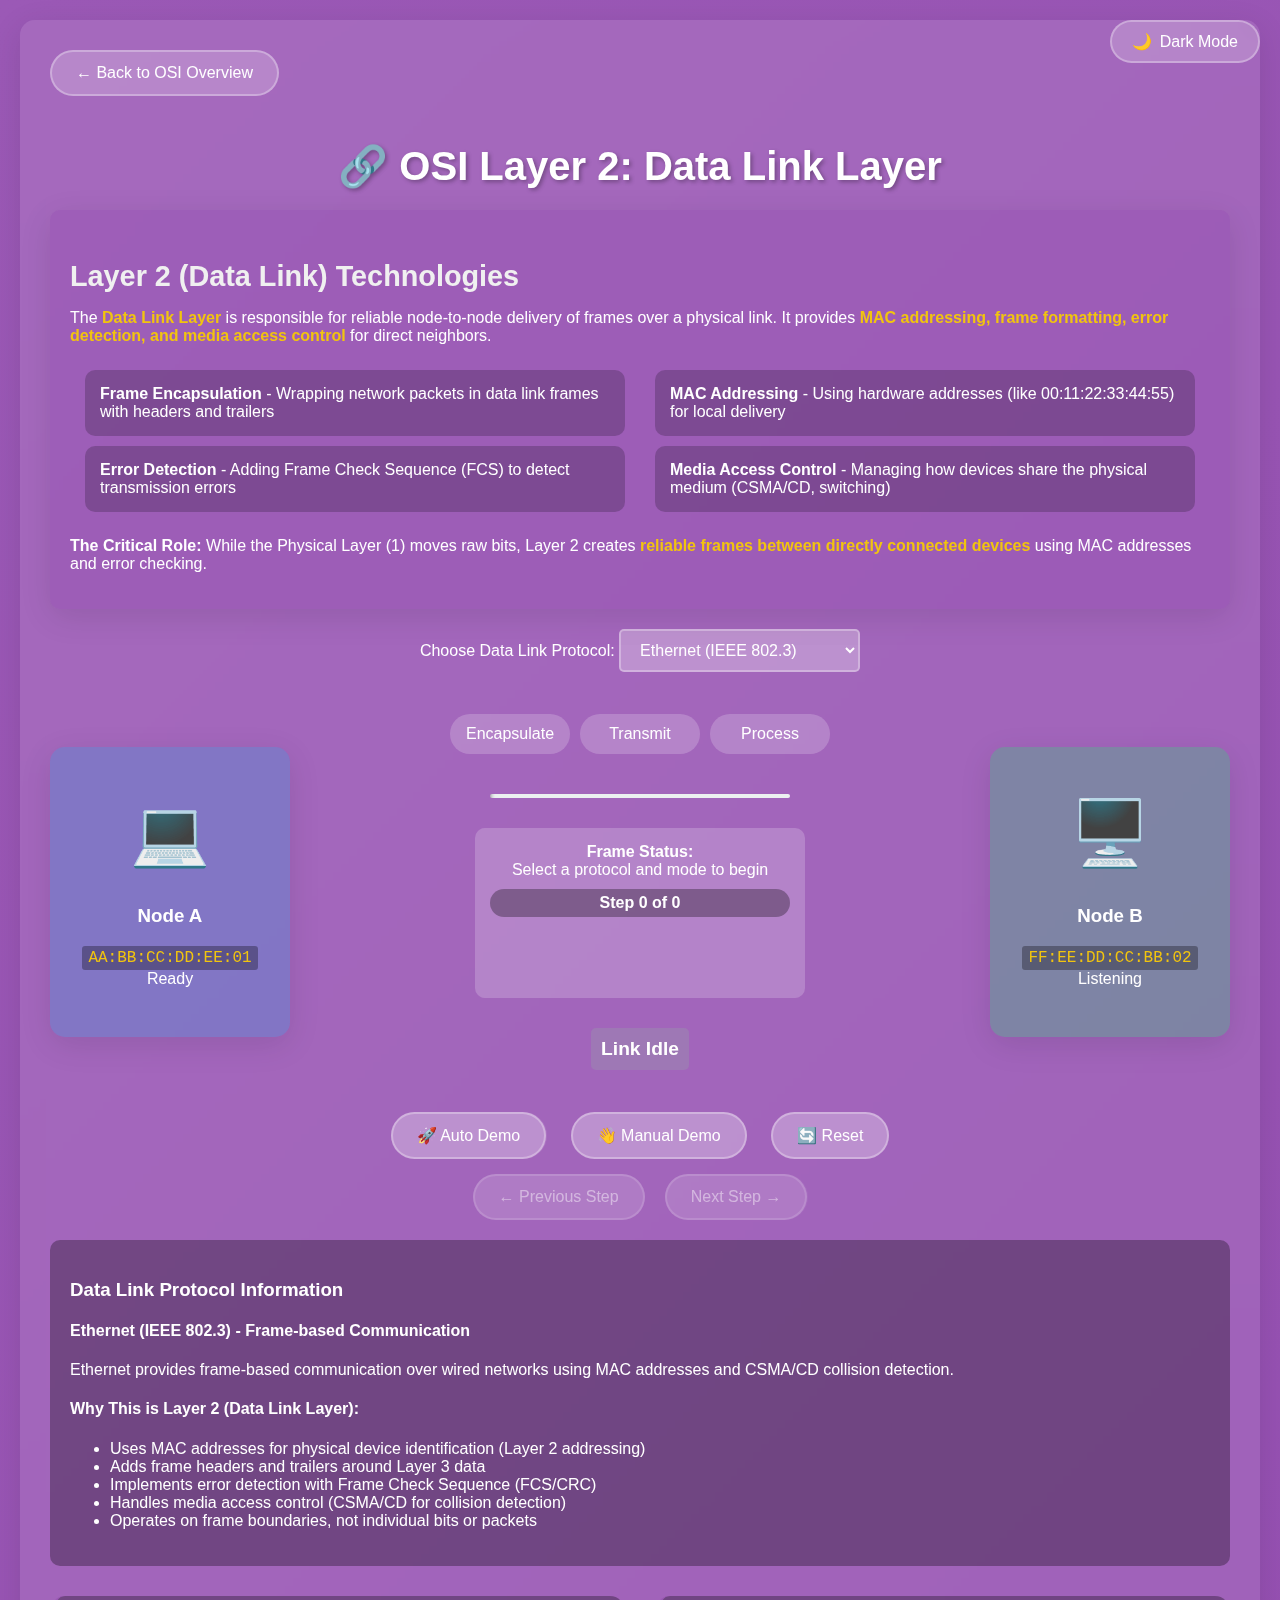
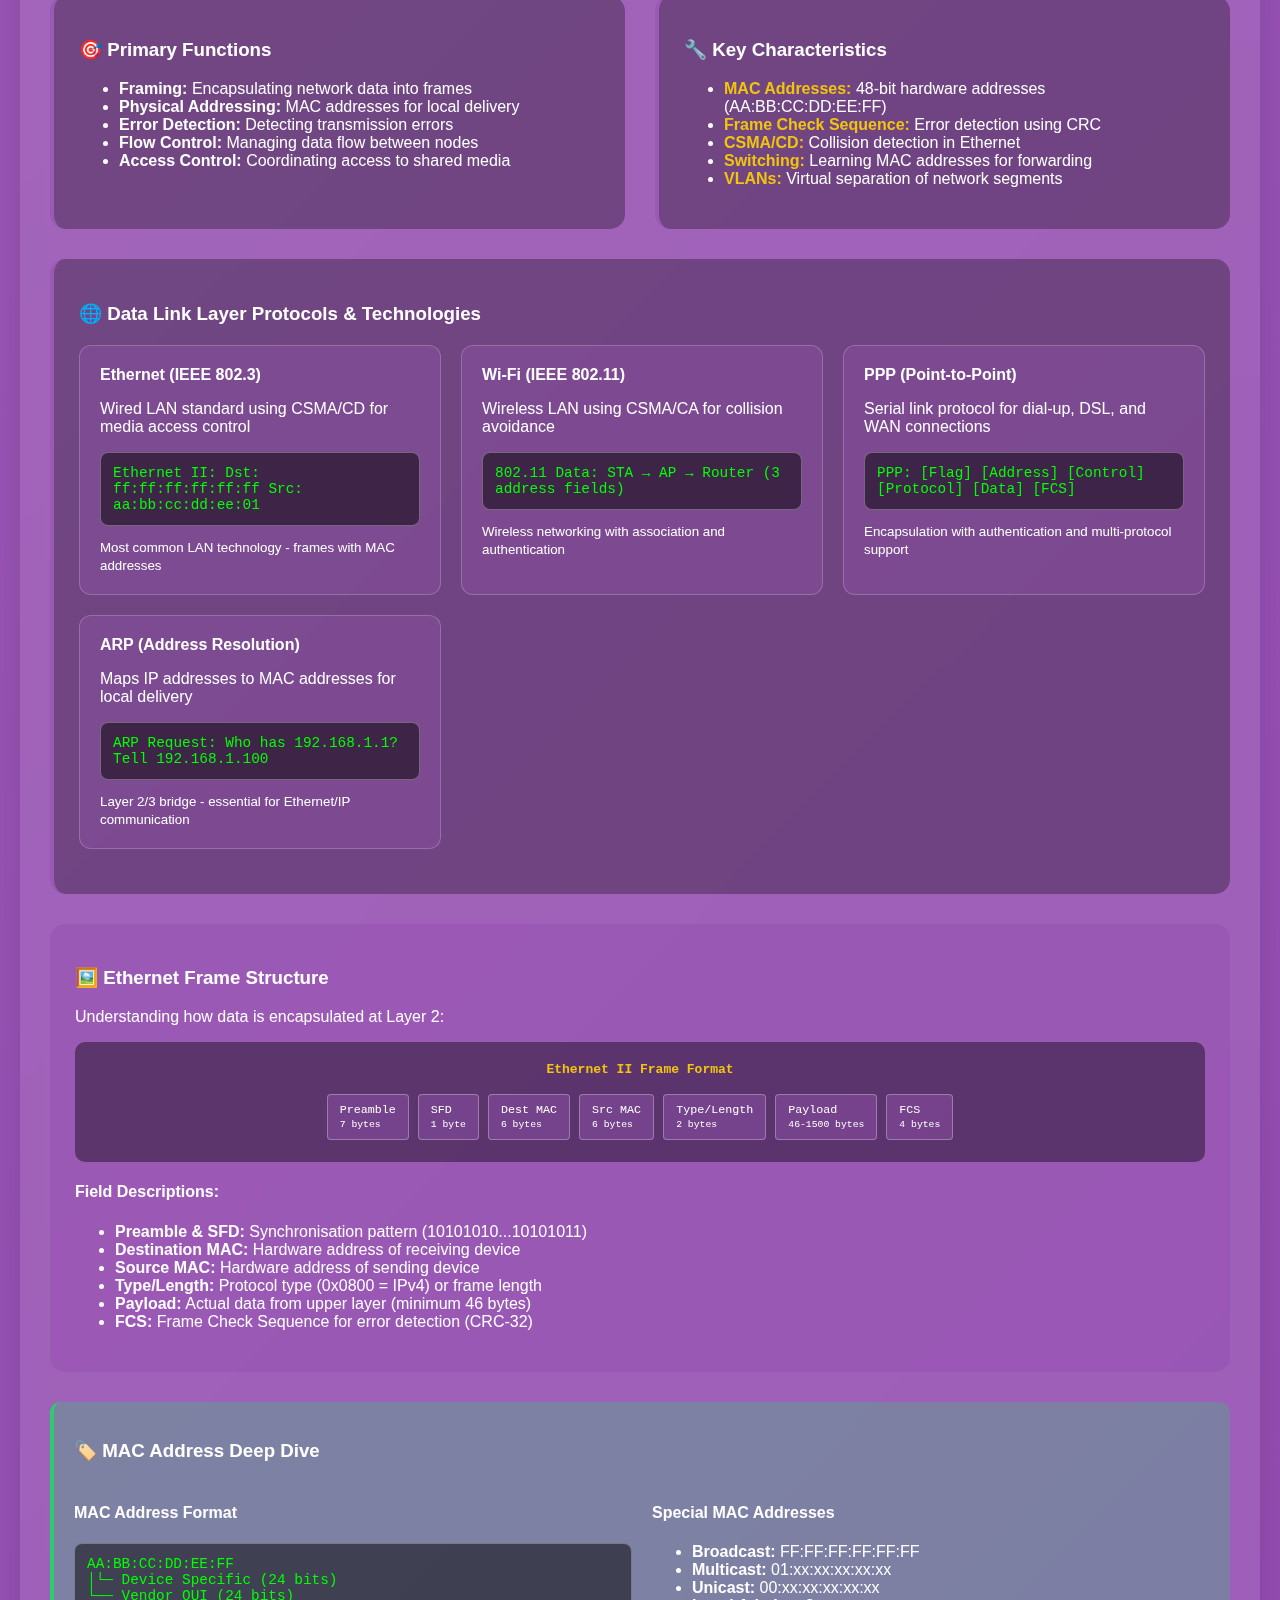
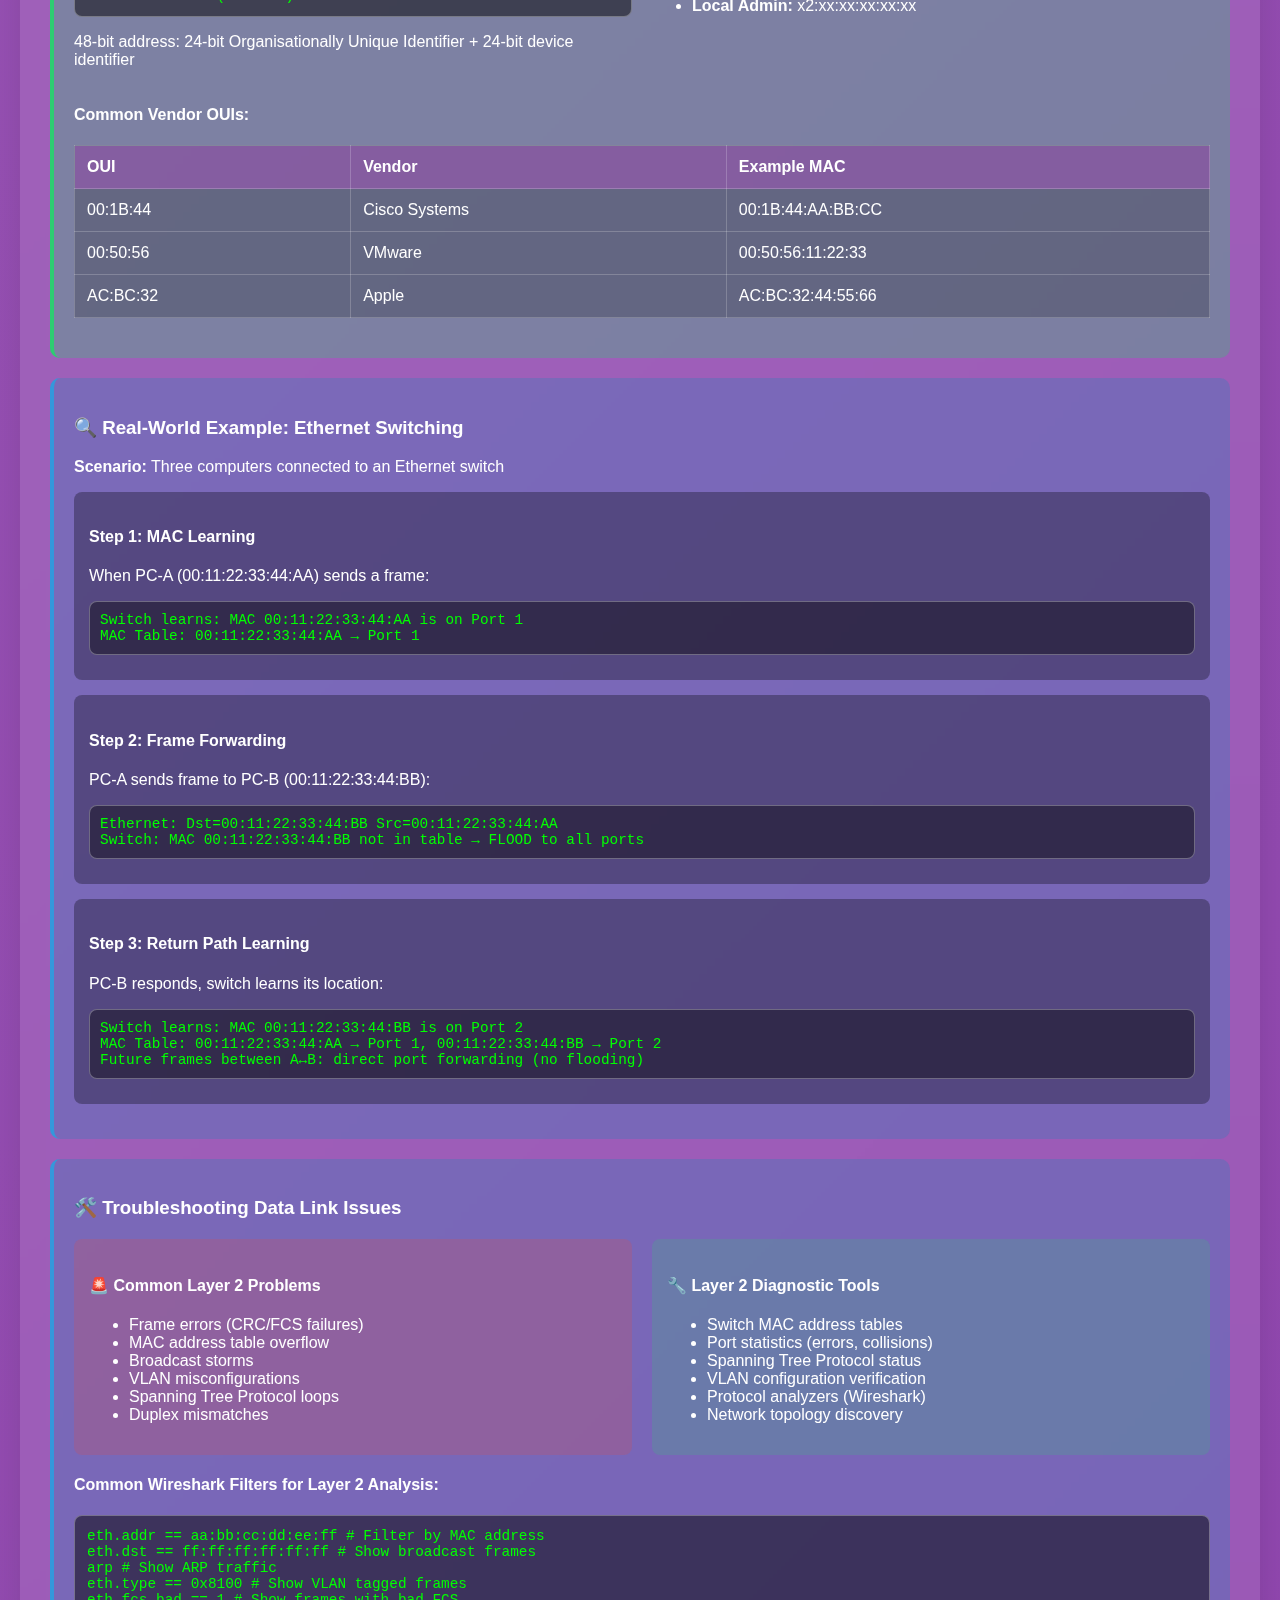
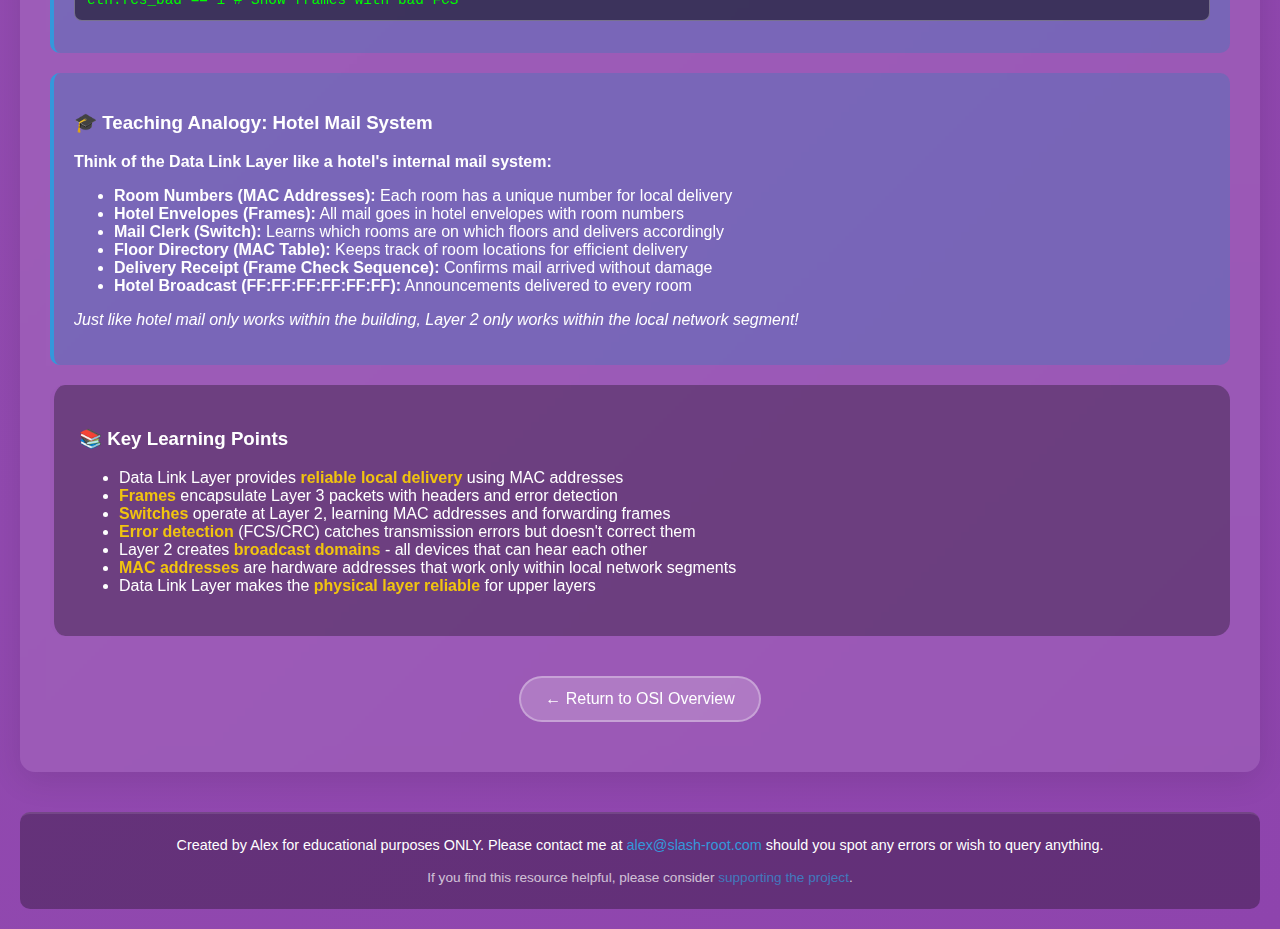
<file: layer2_datalink.html>
<!DOCTYPE html>
<html lang="en">
<head>
    <meta charset="UTF-8">
    <meta name="viewport" content="width=device-width, initial-scale=1.0">
    <title>OSI Layer 2: Data Link Layer Explained - MAC, Frames & Switching</title>
    <meta name="description" content="Explore OSI Layer 2 (Data Link) including MAC addressing, Ethernet frames, and switching. Interactive demos of frame encapsulation and error detection.">
    <meta property="og:title" content="OSI Layer 2: Data Link Layer Explained - MAC, Frames & Switching">
    <meta property="og:description" content="Explore OSI Layer 2 (Data Link) including MAC addressing, Ethernet frames, and switching. Interactive demos of frame encapsulation and error detection.">
    <meta property="og:type" content="website">
    <meta property="og:url" content="https://osiexplain.com/layer2_datalink.html">
    <meta name="twitter:card" content="summary">
    <meta name="twitter:title" content="OSI Layer 2: Data Link Layer Explained - MAC, Frames & Switching">
    <meta name="twitter:description" content="Explore OSI Layer 2 (Data Link) including MAC addressing, Ethernet frames, and switching.">
    <link rel="canonical" href="https://osiexplain.com/layer2_datalink.html">
    <link rel="stylesheet" href="styles.css">
    <style>
        body {
            font-family: 'Segoe UI', Tahoma, Geneva, Verdana, sans-serif;
            margin: 0;
            padding: 20px;
            background: linear-gradient(135deg, #9b59b6 0%, #8e44ad 100%);
            color: white;
        }

        a:focus-visible,
        button:focus-visible,
        select:focus-visible {
            outline: 3px solid #f1c40f;
            outline-offset: 3px;
        }
        
        .container {
            max-width: 1200px;
            margin: 0 auto;
            background: rgba(255, 255, 255, 0.1);
            border-radius: 15px;
            padding: 30px;
            backdrop-filter: blur(10px);
        }
        
        .back-button {
            background: rgba(255, 255, 255, 0.2);
            color: white;
            border: 2px solid rgba(255, 255, 255, 0.3);
            padding: 12px 24px;
            border-radius: 25px;
            cursor: pointer;
            font-size: 16px;
            transition: all 0.3s ease;
            text-decoration: none;
            display: inline-block;
            margin-bottom: 20px;
        }
        
        .back-button:hover {
            background: rgba(255, 255, 255, 0.3);
            transform: translateY(-2px);
        }
        
        h1 {
            text-align: center;
            margin-bottom: 20px;
            font-size: 2.5em;
            text-shadow: 2px 2px 4px rgba(0,0,0,0.3);
        }
        
        h2 {
            margin-top: 30px;
            margin-bottom: 15px;
            font-size: 1.8em;
            color: #f0f0f0;
        }
        
        .layer2-explanation {
            background: rgba(142, 68, 173, 0.3);
            padding: 20px;
            border-radius: 10px;
            margin: 20px 0;
            box-shadow: 0 8px 32px rgba(0, 0, 0, 0.1);
        }
        
        .demo-area {
            display: flex;
            justify-content: space-between;
            align-items: center;
            margin: 20px 0;
            min-height: 400px;
        }
        
        .node-a, .node-b {
            width: 200px;
            height: 250px;
            background: rgba(255, 255, 255, 0.2);
            border-radius: 15px;
            display: flex;
            flex-direction: column;
            align-items: center;
            justify-content: center;
            padding: 20px;
            box-shadow: 0 8px 32px rgba(0, 0, 0, 0.1);
        }
        
        .node-a {
            background: rgba(52, 152, 219, 0.3);
        }
        
        .node-b {
            background: rgba(46, 204, 113, 0.3);
        }
        
        .device-icon {
            font-size: 4em;
            margin-bottom: 15px;
        }
        
        .link-area {
            flex: 1;
            display: flex;
            flex-direction: column;
            align-items: center;
            justify-content: center;
            position: relative;
        }
        
        .data-link {
            width: 300px;
            height: 4px;
            background: #ecf0f1;
            border-radius: 2px;
            position: relative;
            margin: 20px 0;
            overflow: hidden;
        }
        
        .frame-packet {
            width: 50px;
            height: 25px;
            background: #9b59b6;
            border-radius: 3px;
            position: absolute;
            top: -10px;
            left: -50px;
            transition: all 2s ease;
            box-shadow: 0 2px 5px rgba(0,0,0,0.3);
            display: flex;
            align-items: center;
            justify-content: center;
            font-size: 0.7em;
            color: white;
        }
        
        .frame-packet.moving {
            left: 300px;
        }
        
        .link-info {
            background: rgba(255, 255, 255, 0.2);
            padding: 15px;
            border-radius: 10px;
            margin: 10px 0;
            min-height: 140px;
            width: 300px;
            text-align: center;
        }
        
        .phase-indicator {
            display: flex;
            justify-content: center;
            margin: 20px 0;
        }
        
        .phase {
            width: 120px;
            height: 40px;
            background: rgba(255, 255, 255, 0.2);
            margin: 0 5px;
            border-radius: 20px;
            display: flex;
            align-items: center;
            justify-content: center;
            transition: all 0.3s ease;
        }
        
        .phase.active {
            background: rgba(46, 204, 113, 0.5);
            transform: scale(1.1);
        }
        
        .controls {
            text-align: center;
            margin: 20px 0;
        }
        
        .step-controls {
            display: flex;
            justify-content: center;
            margin-top: 15px;
        }
        
        .btn {
            background: rgba(255, 255, 255, 0.2);
            color: white;
            border: 2px solid rgba(255, 255, 255, 0.3);
            padding: 12px 24px;
            margin: 0 10px;
            border-radius: 25px;
            cursor: pointer;
            font-size: 16px;
            transition: all 0.3s ease;
            backdrop-filter: blur(5px);
        }
        
        .btn:hover:not(:disabled) {
            background: rgba(255, 255, 255, 0.3);
            transform: translateY(-2px);
        }
        
        .btn:disabled {
            opacity: 0.5;
            cursor: not-allowed;
        }
        
        .protocol-selector {
            margin: 20px 0;
            text-align: center;
        }
        
        select {
            background: rgba(255, 255, 255, 0.2);
            color: white;
            border: 2px solid rgba(255, 255, 255, 0.3);
            padding: 10px 15px;
            border-radius: 5px;
            font-size: 16px;
            backdrop-filter: blur(5px);
        }
        
        select option {
            background: #8e44ad;
            color: white;
        }
        
        .status {
            text-align: center;
            font-size: 1.2em;
            margin: 20px 0;
            padding: 10px;
            border-radius: 5px;
            font-weight: bold;
        }
        
        .status.encapsulating {
            background: rgba(241, 196, 15, 0.3);
        }
        
        .status.transmitting {
            background: rgba(46, 204, 113, 0.3);
        }
        
        .status.idle {
            background: rgba(149, 165, 166, 0.3);
        }
        
        .wireshark-packet {
            background: rgba(0, 0, 0, 0.4);
            border: 1px solid rgba(255, 255, 255, 0.3);
            border-radius: 8px;
            padding: 16px 20px;
            margin: 12px 0;
            font-family: 'Courier New', monospace;
            font-size: 1.15em;
            color: #00ff00;
            white-space: pre-wrap;
            word-wrap: break-word;
            overflow-wrap: break-word;
            line-height: 1.6;
            min-height: 120px;
            max-height: 250px;
            overflow-x: auto;
            overflow-y: auto;
            width: 100%;
            box-sizing: border-box;
        }
        
        .packet-explanation {
            background: rgba(41, 128, 185, 0.3);
            padding: 10px;
            border-radius: 5px;
            margin: 5px 0;
            font-size: 0.9em;
            border-left: 4px solid #3498db;
        }
        
        .step-counter {
            background: rgba(0, 0, 0, 0.3);
            padding: 5px 15px;
            border-radius: 15px;
            margin: 10px 0;
            font-weight: bold;
        }
        
        .highlight {
            color: #f1c40f;
            font-weight: bold;
        }
        
        .datalink-characteristics {
            display: flex;
            flex-wrap: wrap;
            justify-content: space-around;
            margin: 20px 0;
        }
        
        .characteristic {
            background: rgba(0, 0, 0, 0.2);
            padding: 15px;
            margin: 5px;
            border-radius: 10px;
            width: calc(50% - 30px);
            box-sizing: border-box;
        }
        
        .protocol-info {
            background: rgba(0, 0, 0, 0.3);
            padding: 20px;
            border-radius: 10px;
            margin: 20px 0;
        }
        
        .mac-address {
            font-family: 'Courier New', monospace;
            background: rgba(0, 0, 0, 0.3);
            padding: 3px 6px;
            border-radius: 3px;
            color: #f1c40f;
        }
        
        /* Dark Mode Toggle */
        .dark-mode-toggle{position:fixed;top:20px;right:20px;z-index:1000;background:rgba(255,255,255,0.2);border:2px solid rgba(255,255,255,0.3);border-radius:25px;padding:10px 20px;cursor:pointer;backdrop-filter:blur(10px);transition:all 0.3s ease;display:flex;align-items:center;gap:8px;font-size:16px;color:white;}
        .dark-mode-toggle:hover{background:rgba(255,255,255,0.3);transform:translateY(-2px);}
        body.dark-mode{background:linear-gradient(135deg,#1a1a1a 0%,#2d2d2d 100%);}
        body.dark-mode .container{background:rgba(0,0,0,0.4);}
        body.dark-mode .layer2-explanation,body.dark-mode .content-box,body.dark-mode .protocol-info,body.dark-mode .example-box,body.dark-mode .demo-section{background:rgba(0,0,0,0.5);}
    </style>
</head>
<body>
    <button type="button" class="dark-mode-toggle" onclick="toggleDarkMode()" title="Toggle Dark Mode" aria-label="Toggle dark mode" aria-pressed="false"><span id="darkModeIcon">🌙</span><span id="darkModeText">Dark Mode</span></button>
    <div class="container">
        <a href="index.html" class="back-button">← Back to OSI Overview</a>
        
        <h1>🔗 OSI Layer 2: Data Link Layer</h1>
        
        <div class="layer2-explanation">
            <h2>Layer 2 (Data Link) Technologies</h2>
            <p>
                The <span class="highlight">Data Link Layer</span> is responsible for reliable node-to-node delivery 
                of frames over a physical link. It provides <span class="highlight">MAC addressing, frame formatting, 
                error detection, and media access control</span> for direct neighbors.
            </p>
            
            <div class="datalink-characteristics">
                <div class="characteristic">
                    <strong>Frame Encapsulation</strong> - Wrapping network packets in data link frames with headers and trailers
                </div>
                <div class="characteristic">
                    <strong>MAC Addressing</strong> - Using hardware addresses (like 00:11:22:33:44:55) for local delivery
                </div>
                <div class="characteristic">
                    <strong>Error Detection</strong> - Adding Frame Check Sequence (FCS) to detect transmission errors
                </div>
                <div class="characteristic">
                    <strong>Media Access Control</strong> - Managing how devices share the physical medium (CSMA/CD, switching)
                </div>
            </div>
            
            <p>
                <strong>The Critical Role:</strong> While the Physical Layer (1) moves raw bits, Layer 2 creates 
                <span class="highlight">reliable frames between directly connected devices</span> using MAC addresses 
                and error checking.
            </p>
        </div>
        
        <div class="protocol-selector">
            <label for="protocolSelect">Choose Data Link Protocol: </label>
            <select id="protocolSelect">
                <option value="ethernet">Ethernet (IEEE 802.3)</option>
                <option value="wifi">Wi-Fi (IEEE 802.11)</option>
                <option value="arp">ARP (Address Resolution)</option>
                <option value="ppp">PPP (Point-to-Point)</option>
                <option value="switch">Ethernet Switching</option>
            </select>
        </div>
        
        <div class="demo-area">
            <div class="node-a">
                <div class="device-icon">💻</div>
                <h3>Node A</h3>
                <div class="mac-address" id="nodeAMac">AA:BB:CC:DD:EE:01</div>
                <div id="nodeAStatus">Ready</div>
            </div>
            
            <div class="link-area">
                <div class="phase-indicator">
                    <div class="phase" id="phase1">Encapsulate</div>
                    <div class="phase" id="phase2">Transmit</div>
                    <div class="phase" id="phase3">Process</div>
                </div>
                
                <div class="data-link">
                    <div class="frame-packet" id="frame1">Frame</div>
                    <div class="frame-packet" id="frame2">Frame</div>
                </div>
                
                <div class="link-info" id="linkInfo">
                    <strong>Frame Status:</strong>
                    <div id="statusText">Select a protocol and mode to begin</div>
                    <div id="stepCounter" class="step-counter">Step 0 of 0</div>
                    <div id="wiresharkExample" class="wireshark-packet" style="display:none;"></div>
                    <div id="packetExplanation" class="packet-explanation" style="display:none;"></div>
                </div>
                
                <div class="status idle" id="overallStatus">Link Idle</div>
            </div>
            
            <div class="node-b">
                <div class="device-icon">🖥️</div>
                <h3>Node B</h3>
                <div class="mac-address" id="nodeBMac">FF:EE:DD:CC:BB:02</div>
                <div id="nodeBStatus">Listening</div>
            </div>
        </div>
        
        <div class="controls">
            <button class="btn" id="startDemo" onclick="startDemo()">🚀 Auto Demo</button>
            <button class="btn" id="manualDemo" onclick="startManualDemo()">👋 Manual Demo</button>
            <button class="btn" onclick="resetDemo()">🔄 Reset</button>
            
            <div class="step-controls">
                <button class="btn" id="prevStepBtn" onclick="prevStep()" disabled>← Previous Step</button>
                <button class="btn" id="nextStepBtn" onclick="nextStep()" disabled>Next Step →</button>
            </div>
        </div>
        
        <div class="protocol-info" id="protocolDetails">
            <h3>Data Link Protocol Information</h3>
            <div id="protocolDescription">Select a protocol and click "Protocol Details" to learn more.</div>
            <div id="layer2Evidence" style="margin-top: 15px;"></div>
        </div>
        
        <!-- Comprehensive Educational Content -->
        <div class="content-grid" style="display: grid; grid-template-columns: repeat(auto-fit, minmax(350px, 1fr)); gap: 30px; margin: 30px 0;">
            <div class="content-box" style="background: rgba(0, 0, 0, 0.3); padding: 25px; border-radius: 15px; border-left: 4px solid #9b59b6;">
                <h3>🎯 Primary Functions</h3>
                <ul>
                    <li><strong>Framing:</strong> Encapsulating network data into frames</li>
                    <li><strong>Physical Addressing:</strong> MAC addresses for local delivery</li>
                    <li><strong>Error Detection:</strong> Detecting transmission errors</li>
                    <li><strong>Flow Control:</strong> Managing data flow between nodes</li>
                    <li><strong>Access Control:</strong> Coordinating access to shared media</li>
                </ul>
            </div>
            
            <div class="content-box" style="background: rgba(0, 0, 0, 0.3); padding: 25px; border-radius: 15px; border-left: 4px solid #9b59b6;">
                <h3>🔧 Key Characteristics</h3>
                <ul>
                    <li><span class="highlight">MAC Addresses:</span> 48-bit hardware addresses (AA:BB:CC:DD:EE:FF)</li>
                    <li><span class="highlight">Frame Check Sequence:</span> Error detection using CRC</li>
                    <li><span class="highlight">CSMA/CD:</span> Collision detection in Ethernet</li>
                    <li><span class="highlight">Switching:</span> Learning MAC addresses for forwarding</li>
                    <li><span class="highlight">VLANs:</span> Virtual separation of network segments</li>
                </ul>
            </div>
        </div>
        
        <div class="content-box" style="background: rgba(0, 0, 0, 0.3); padding: 25px; border-radius: 15px; border-left: 4px solid #9b59b6;">
            <h3>🌐 Data Link Layer Protocols & Technologies</h3>
            <div class="protocols-list" style="display: grid; grid-template-columns: repeat(auto-fit, minmax(300px, 1fr)); gap: 20px; margin: 20px 0;">
                <div class="protocol-card" style="background: rgba(155, 89, 182, 0.3); padding: 20px; border-radius: 12px; border: 1px solid rgba(255, 255, 255, 0.2);">
                    <strong>Ethernet (IEEE 802.3)</strong>
                    <p>Wired LAN standard using CSMA/CD for media access control</p>
                    <div class="wireshark-example" style="background: rgba(0, 0, 0, 0.5); border: 1px solid rgba(255, 255, 255, 0.3); border-radius: 8px; padding: 12px; margin: 12px 0; font-family: 'Courier New', monospace; color: #00ff00; font-size: 0.9em;">Ethernet II: Dst: ff:ff:ff:ff:ff:ff Src: aa:bb:cc:dd:ee:01</div>
                    <small>Most common LAN technology - frames with MAC addresses</small>
                </div>
                
                <div class="protocol-card" style="background: rgba(155, 89, 182, 0.3); padding: 20px; border-radius: 12px; border: 1px solid rgba(255, 255, 255, 0.2);">
                    <strong>Wi-Fi (IEEE 802.11)</strong>
                    <p>Wireless LAN using CSMA/CA for collision avoidance</p>
                    <div class="wireshark-example" style="background: rgba(0, 0, 0, 0.5); border: 1px solid rgba(255, 255, 255, 0.3); border-radius: 8px; padding: 12px; margin: 12px 0; font-family: 'Courier New', monospace; color: #00ff00; font-size: 0.9em;">802.11 Data: STA → AP → Router (3 address fields)</div>
                    <small>Wireless networking with association and authentication</small>
                </div>
                
                <div class="protocol-card" style="background: rgba(155, 89, 182, 0.3); padding: 20px; border-radius: 12px; border: 1px solid rgba(255, 255, 255, 0.2);">
                    <strong>PPP (Point-to-Point)</strong>
                    <p>Serial link protocol for dial-up, DSL, and WAN connections</p>
                    <div class="wireshark-example" style="background: rgba(0, 0, 0, 0.5); border: 1px solid rgba(255, 255, 255, 0.3); border-radius: 8px; padding: 12px; margin: 12px 0; font-family: 'Courier New', monospace; color: #00ff00; font-size: 0.9em;">PPP: [Flag] [Address] [Control] [Protocol] [Data] [FCS]</div>
                    <small>Encapsulation with authentication and multi-protocol support</small>
                </div>
                
                <div class="protocol-card" style="background: rgba(155, 89, 182, 0.3); padding: 20px; border-radius: 12px; border: 1px solid rgba(255, 255, 255, 0.2);">
                    <strong>ARP (Address Resolution)</strong>
                    <p>Maps IP addresses to MAC addresses for local delivery</p>
                    <div class="wireshark-example" style="background: rgba(0, 0, 0, 0.5); border: 1px solid rgba(255, 255, 255, 0.3); border-radius: 8px; padding: 12px; margin: 12px 0; font-family: 'Courier New', monospace; color: #00ff00; font-size: 0.9em;">ARP Request: Who has 192.168.1.1? Tell 192.168.1.100</div>
                    <small>Layer 2/3 bridge - essential for Ethernet/IP communication</small>
                </div>
            </div>
        </div>
        
        <div class="demo-section" style="background: rgba(142, 68, 173, 0.3); padding: 25px; border-radius: 15px; margin: 30px 0;">
            <h3>🖼️ Ethernet Frame Structure</h3>
            <p>Understanding how data is encapsulated at Layer 2:</p>
            
            <div class="frame-structure" style="background: rgba(0, 0, 0, 0.4); padding: 20px; border-radius: 10px; margin: 15px 0; font-family: monospace;">
                <div style="text-align: center; margin-bottom: 15px; color: #f1c40f;"><strong>Ethernet II Frame Format</strong></div>
                <div style="display: flex; flex-wrap: wrap; justify-content: center; gap: 5px;">
                    <span class="frame-field" style="display: inline-block; padding: 8px 12px; margin: 2px; border: 1px solid rgba(255, 255, 255, 0.3); border-radius: 4px; background: rgba(155, 89, 182, 0.4); font-size: 0.9em;">Preamble<br><small>7 bytes</small></span>
                    <span class="frame-field" style="display: inline-block; padding: 8px 12px; margin: 2px; border: 1px solid rgba(255, 255, 255, 0.3); border-radius: 4px; background: rgba(155, 89, 182, 0.4); font-size: 0.9em;">SFD<br><small>1 byte</small></span>
                    <span class="frame-field" style="display: inline-block; padding: 8px 12px; margin: 2px; border: 1px solid rgba(255, 255, 255, 0.3); border-radius: 4px; background: rgba(155, 89, 182, 0.4); font-size: 0.9em;">Dest MAC<br><small>6 bytes</small></span>
                    <span class="frame-field" style="display: inline-block; padding: 8px 12px; margin: 2px; border: 1px solid rgba(255, 255, 255, 0.3); border-radius: 4px; background: rgba(155, 89, 182, 0.4); font-size: 0.9em;">Src MAC<br><small>6 bytes</small></span>
                    <span class="frame-field" style="display: inline-block; padding: 8px 12px; margin: 2px; border: 1px solid rgba(255, 255, 255, 0.3); border-radius: 4px; background: rgba(155, 89, 182, 0.4); font-size: 0.9em;">Type/Length<br><small>2 bytes</small></span>
                    <span class="frame-field" style="display: inline-block; padding: 8px 12px; margin: 2px; border: 1px solid rgba(255, 255, 255, 0.3); border-radius: 4px; background: rgba(155, 89, 182, 0.4); font-size: 0.9em;">Payload<br><small>46-1500 bytes</small></span>
                    <span class="frame-field" style="display: inline-block; padding: 8px 12px; margin: 2px; border: 1px solid rgba(255, 255, 255, 0.3); border-radius: 4px; background: rgba(155, 89, 182, 0.4); font-size: 0.9em;">FCS<br><small>4 bytes</small></span>
                </div>
            </div>
            
            <div style="margin-top: 20px;">
                <h4>Field Descriptions:</h4>
                <ul>
                    <li><strong>Preamble & SFD:</strong> Synchronisation pattern (10101010...10101011)</li>
                    <li><strong>Destination MAC:</strong> Hardware address of receiving device</li>
                    <li><strong>Source MAC:</strong> Hardware address of sending device</li>
                    <li><strong>Type/Length:</strong> Protocol type (0x0800 = IPv4) or frame length</li>
                    <li><strong>Payload:</strong> Actual data from upper layer (minimum 46 bytes)</li>
                    <li><strong>FCS:</strong> Frame Check Sequence for error detection (CRC-32)</li>
                </ul>
            </div>
        </div>
        
        <div class="mac-demo" style="background: rgba(46, 204, 113, 0.3); padding: 20px; border-radius: 10px; margin: 20px 0; border-left: 4px solid #2ecc71;">
            <h3>🏷️ MAC Address Deep Dive</h3>
            
            <div style="display: grid; grid-template-columns: repeat(auto-fit, minmax(300px, 1fr)); gap: 20px; margin: 20px 0;">
                <div>
                    <h4>MAC Address Format</h4>
                    <div class="wireshark-example" style="background: rgba(0, 0, 0, 0.5); border: 1px solid rgba(255, 255, 255, 0.3); border-radius: 8px; padding: 12px; margin: 12px 0; font-family: 'Courier New', monospace; color: #00ff00; font-size: 0.9em;">
                    AA:BB:CC:DD:EE:FF<br>
                    │└─ Device Specific (24 bits)<br>
                    └── Vendor OUI (24 bits)
                    </div>
                    <p>48-bit address: 24-bit Organisationally Unique Identifier + 24-bit device identifier</p>
                </div>
                
                <div>
                    <h4>Special MAC Addresses</h4>
                    <ul>
                        <li><strong>Broadcast:</strong> FF:FF:FF:FF:FF:FF</li>
                        <li><strong>Multicast:</strong> 01:xx:xx:xx:xx:xx</li>
                        <li><strong>Unicast:</strong> 00:xx:xx:xx:xx:xx</li>
                        <li><strong>Local Admin:</strong> x2:xx:xx:xx:xx:xx</li>
                    </ul>
                </div>
            </div>
            
            <h4>Common Vendor OUIs:</h4>
            <table style="width: 100%; border-collapse: collapse; margin: 20px 0; background: rgba(0, 0, 0, 0.2);">
                <thead>
                    <tr>
                        <th style="padding: 12px; border: 1px solid rgba(255, 255, 255, 0.2); text-align: left; background: rgba(155, 89, 182, 0.6); font-weight: bold;">OUI</th>
                        <th style="padding: 12px; border: 1px solid rgba(255, 255, 255, 0.2); text-align: left; background: rgba(155, 89, 182, 0.6); font-weight: bold;">Vendor</th>
                        <th style="padding: 12px; border: 1px solid rgba(255, 255, 255, 0.2); text-align: left; background: rgba(155, 89, 182, 0.6); font-weight: bold;">Example MAC</th>
                    </tr>
                </thead>
                <tbody>
                    <tr>
                        <td style="padding: 12px; border: 1px solid rgba(255, 255, 255, 0.2); text-align: left;">00:1B:44</td>
                        <td style="padding: 12px; border: 1px solid rgba(255, 255, 255, 0.2); text-align: left;">Cisco Systems</td>
                        <td style="padding: 12px; border: 1px solid rgba(255, 255, 255, 0.2); text-align: left;">00:1B:44:AA:BB:CC</td>
                    </tr>
                    <tr>
                        <td style="padding: 12px; border: 1px solid rgba(255, 255, 255, 0.2); text-align: left;">00:50:56</td>
                        <td style="padding: 12px; border: 1px solid rgba(255, 255, 255, 0.2); text-align: left;">VMware</td>
                        <td style="padding: 12px; border: 1px solid rgba(255, 255, 255, 0.2); text-align: left;">00:50:56:11:22:33</td>
                    </tr>
                    <tr>
                        <td style="padding: 12px; border: 1px solid rgba(255, 255, 255, 0.2); text-align: left;">AC:BC:32</td>
                        <td style="padding: 12px; border: 1px solid rgba(255, 255, 255, 0.2); text-align: left;">Apple</td>
                        <td style="padding: 12px; border: 1px solid rgba(255, 255, 255, 0.2); text-align: left;">AC:BC:32:44:55:66</td>
                    </tr>
                </tbody>
            </table>
        </div>
        
        <div class="example-box" style="background: rgba(41, 128, 185, 0.3); padding: 20px; border-radius: 10px; margin: 20px 0; border-left: 4px solid #3498db;">
            <h3>🔍 Real-World Example: Ethernet Switching</h3>
            <p><strong>Scenario:</strong> Three computers connected to an Ethernet switch</p>
            
            <div style="background: rgba(0, 0, 0, 0.3); padding: 15px; border-radius: 8px; margin: 15px 0;">
                <h4>Step 1: MAC Learning</h4>
                <p>When PC-A (00:11:22:33:44:AA) sends a frame:</p>
                <div class="wireshark-example" style="background: rgba(0, 0, 0, 0.4); border: 1px solid rgba(255, 255, 255, 0.3); border-radius: 8px; padding: 10px; margin: 10px 0; font-family: 'Courier New', monospace; color: #00ff00;">
                Switch learns: MAC 00:11:22:33:44:AA is on Port 1<br>
                MAC Table: 00:11:22:33:44:AA → Port 1
                </div>
            </div>
            
            <div style="background: rgba(0, 0, 0, 0.3); padding: 15px; border-radius: 8px; margin: 15px 0;">
                <h4>Step 2: Frame Forwarding</h4>
                <p>PC-A sends frame to PC-B (00:11:22:33:44:BB):</p>
                <div class="wireshark-example" style="background: rgba(0, 0, 0, 0.4); border: 1px solid rgba(255, 255, 255, 0.3); border-radius: 8px; padding: 10px; margin: 10px 0; font-family: 'Courier New', monospace; color: #00ff00;">
                Ethernet: Dst=00:11:22:33:44:BB Src=00:11:22:33:44:AA<br>
                Switch: MAC 00:11:22:33:44:BB not in table → FLOOD to all ports
                </div>
            </div>
            
            <div style="background: rgba(0, 0, 0, 0.3); padding: 15px; border-radius: 8px; margin: 15px 0;">
                <h4>Step 3: Return Path Learning</h4>
                <p>PC-B responds, switch learns its location:</p>
                <div class="wireshark-example" style="background: rgba(0, 0, 0, 0.4); border: 1px solid rgba(255, 255, 255, 0.3); border-radius: 8px; padding: 10px; margin: 10px 0; font-family: 'Courier New', monospace; color: #00ff00;">
                Switch learns: MAC 00:11:22:33:44:BB is on Port 2<br>
                MAC Table: 00:11:22:33:44:AA → Port 1, 00:11:22:33:44:BB → Port 2<br>
                Future frames between A↔B: direct port forwarding (no flooding)
                </div>
            </div>
        </div>
        
        <div class="example-box" style="background: rgba(41, 128, 185, 0.3); padding: 20px; border-radius: 10px; margin: 20px 0; border-left: 4px solid #3498db;">
            <h3>🛠️ Troubleshooting Data Link Issues</h3>
            <div style="display: grid; grid-template-columns: repeat(auto-fit, minmax(300px, 1fr)); gap: 20px; margin: 20px 0;">
                <div style="background: rgba(231, 76, 60, 0.2); padding: 15px; border-radius: 8px;">
                    <h4>🚨 Common Layer 2 Problems</h4>
                    <ul>
                        <li>Frame errors (CRC/FCS failures)</li>
                        <li>MAC address table overflow</li>
                        <li>Broadcast storms</li>
                        <li>VLAN misconfigurations</li>
                        <li>Spanning Tree Protocol loops</li>
                        <li>Duplex mismatches</li>
                    </ul>
                </div>
                
                <div style="background: rgba(46, 204, 113, 0.2); padding: 15px; border-radius: 8px;">
                    <h4>🔧 Layer 2 Diagnostic Tools</h4>
                    <ul>
                        <li>Switch MAC address tables</li>
                        <li>Port statistics (errors, collisions)</li>
                        <li>Spanning Tree Protocol status</li>
                        <li>VLAN configuration verification</li>
                        <li>Protocol analyzers (Wireshark)</li>
                        <li>Network topology discovery</li>
                    </ul>
                </div>
            </div>
            
            <h4>Common Wireshark Filters for Layer 2 Analysis:</h4>
            <div class="wireshark-example" style="background: rgba(0, 0, 0, 0.5); border: 1px solid rgba(255, 255, 255, 0.3); border-radius: 8px; padding: 12px; margin: 12px 0; font-family: 'Courier New', monospace; color: #00ff00; font-size: 0.9em;">
            eth.addr == aa:bb:cc:dd:ee:ff    # Filter by MAC address<br>
            eth.dst == ff:ff:ff:ff:ff:ff     # Show broadcast frames<br>
            arp                               # Show ARP traffic<br>
            eth.type == 0x8100               # Show VLAN tagged frames<br>
            eth.fcs_bad == 1                 # Show frames with bad FCS
            </div>
        </div>
        
        <div class="example-box" style="background: rgba(41, 128, 185, 0.3); padding: 20px; border-radius: 10px; margin: 20px 0; border-left: 4px solid #3498db;">
            <h3>🎓 Teaching Analogy: Hotel Mail System</h3>
            <p><strong>Think of the Data Link Layer like a hotel's internal mail system:</strong></p>
            <ul>
                <li><strong>Room Numbers (MAC Addresses):</strong> Each room has a unique number for local delivery</li>
                <li><strong>Hotel Envelopes (Frames):</strong> All mail goes in hotel envelopes with room numbers</li>
                <li><strong>Mail Clerk (Switch):</strong> Learns which rooms are on which floors and delivers accordingly</li>
                <li><strong>Floor Directory (MAC Table):</strong> Keeps track of room locations for efficient delivery</li>
                <li><strong>Delivery Receipt (Frame Check Sequence):</strong> Confirms mail arrived without damage</li>
                <li><strong>Hotel Broadcast (FF:FF:FF:FF:FF:FF):</strong> Announcements delivered to every room</li>
            </ul>
            <p><em>Just like hotel mail only works within the building, Layer 2 only works within the local network segment!</em></p>
        </div>
        
        <div class="content-box" style="background: rgba(0, 0, 0, 0.3); padding: 25px; border-radius: 15px; border-left: 4px solid #9b59b6;">
            <h3>📚 Key Learning Points</h3>
            <ul>
                <li>Data Link Layer provides <span class="highlight">reliable local delivery</span> using MAC addresses</li>
                <li><span class="highlight">Frames</span> encapsulate Layer 3 packets with headers and error detection</li>
                <li><span class="highlight">Switches</span> operate at Layer 2, learning MAC addresses and forwarding frames</li>
                <li><span class="highlight">Error detection</span> (FCS/CRC) catches transmission errors but doesn't correct them</li>
                <li>Layer 2 creates <span class="highlight">broadcast domains</span> - all devices that can hear each other</li>
                <li><span class="highlight">MAC addresses</span> are hardware addresses that work only within local network segments</li>
                <li>Data Link Layer makes the <span class="highlight">physical layer reliable</span> for upper layers</li>
            </ul>
        </div>
        
        <div style="text-align: center; margin-top: 40px;">
            <a href="index.html" class="back-button">← Return to OSI Overview</a>
        </div>
    </div>

    <script>
        let demoRunning = false;
        let currentPhase = 0;
        let currentStepIndex = 0;
        let currentProtocolSteps = [];
        let manualMode = false;
        
        const protocols = {
            ethernet: {
                name: "Ethernet (IEEE 802.3) - Frame-based Communication",
                description: "Ethernet provides frame-based communication over wired networks using MAC addresses and CSMA/CD collision detection.",
                phases: [
                    {
                        text: "Network packet encapsulated in Ethernet frame with MAC addresses",
                        wireshark: "Ethernet II: Dst: ff:ee:dd:cc:bb:02 Src: aa:bb:cc:dd:ee:01 Type: IPv4",
                        explanation: "Data gets destination MAC, source MAC, and frame type (like putting letter in addressed envelope)"
                    },
                    {
                        text: "Frame transmitted over physical medium with preamble",
                        wireshark: "Frame: [Preamble] [SFD] [Dest MAC] [Src MAC] [Type] [Data] [FCS]",
                        explanation: "Complete frame sent with synchronisation pattern and error detection code"
                    },
                    {
                        text: "Receiving node checks destination MAC and Frame Check Sequence",
                        wireshark: "Frame Check Sequence: 0x12345678 [correct]",
                        explanation: "Receiver verifies it's the intended recipient and frame isn't corrupted"
                    },
                    {
                        text: "Valid frame accepted, FCS verified, payload passed to Layer 3",
                        wireshark: "Ethernet II → IPv4 packet extraction successful",
                        explanation: "Frame stripped away, original IP packet delivered to network layer"
                    }
                ],
                layer2_evidence: [
                    "Uses MAC addresses for physical device identification (Layer 2 addressing)",
                    "Adds frame headers and trailers around Layer 3 data",
                    "Implements error detection with Frame Check Sequence (FCS/CRC)",
                    "Handles media access control (CSMA/CD for collision detection)",
                    "Operates on frame boundaries, not individual bits or packets"
                ]
            },
            wifi: {
                name: "Wi-Fi (IEEE 802.11) - Wireless Frame Communication", 
                description: "Wi-Fi provides wireless frame communication using MAC addresses, association, and CSMA/CA collision avoidance.",
                phases: [
                    {
                        text: "Client associates with Access Point using MAC addresses",
                        wireshark: "802.11 Association Request: STA aa:bb:cc:dd:ee:01 → AP ff:ee:dd:cc:bb:02",
                        explanation: "Device requests to join wireless network by exchanging MAC addresses"
                    },
                    {
                        text: "Data frame created with 802.11 wireless header structure",
                        wireshark: "802.11 Data: To DS=1 From DS=0 Addr1=AP Addr2=STA Addr3=Router",
                        explanation: "Wireless frames have up to 4 MAC addresses for complex routing scenarios"
                    },
                    {
                        text: "CSMA/CA checks medium before transmission to avoid collisions",
                        wireshark: "802.11 RTS/CTS: Request to Send → Clear to Send handshake",
                        explanation: "Wireless devices listen before talking and use handshakes to prevent interference"
                    },
                    {
                        text: "Frame acknowledged by receiver to confirm successful delivery",
                        wireshark: "802.11 ACK: Acknowledgement frame for sequence number 1234",
                        explanation: "Receiver sends ACK frame back to confirm frame was received correctly"
                    }
                ],
                layer2_evidence: [
                    "Uses MAC addresses for wireless device identification and association",
                    "Implements wireless-specific frame formats with multiple address fields",
                    "Provides error detection and automatic retransmission (ARQ)",
                    "Manages wireless medium access with CSMA/CA and acknowledgments",
                    "Handles association state between stations and access points"
                ]
            },
            arp: {
                name: "ARP (Address Resolution Protocol)",
                description: "ARP resolves IP addresses to MAC addresses, enabling Layer 3 to Layer 2 address mapping for local delivery.",
                phases: [
                    {
                        text: "Host needs MAC address for IP address 192.168.1.1",
                        wireshark: "ARP Request: Who has 192.168.1.1? Tell 192.168.1.100",
                        explanation: "Computer asks 'What MAC address goes with IP 192.168.1.1?'"
                    },
                    {
                        text: "ARP request broadcast to all nodes on local network segment",
                        wireshark: "Ethernet: Dst: ff:ff:ff:ff:ff:ff (broadcast) Src: aa:bb:cc:dd:ee:01",
                        explanation: "Request sent to broadcast MAC address so all devices on network see it"
                    },
                    {
                        text: "Target host responds with its MAC address",
                        wireshark: "ARP Reply: 192.168.1.1 is at ff:ee:dd:cc:bb:02",
                        explanation: "Device with that IP address responds 'That's me, my MAC is ff:ee:dd:cc:bb:02'"
                    },
                    {
                        text: "Sender caches MAC address mapping for future use",
                        wireshark: "ARP Table: 192.168.1.1 → ff:ee:dd:cc:bb:02 [dynamic]",
                        explanation: "Computer remembers the IP-to-MAC mapping to avoid asking again soon"
                    }
                ],
                layer2_evidence: [
                    "Maps Layer 3 IP addresses to Layer 2 MAC addresses",
                    "Uses Ethernet frame structure for request/reply communication",
                    "Operates within a single broadcast domain (Layer 2 segment)",
                    "Manages MAC address tables for local delivery decisions",
                    "Essential for Ethernet delivery of IP packets to correct physical devices"
                ]
            },
            ppp: {
                name: "PPP (Point-to-Point Protocol)",
                description: "PPP provides framing, authentication, and multiple protocol support over point-to-point links like dial-up or DSL.",
                phases: [
                    {
                        text: "PPP link establishment and parameter negotiation",
                        wireshark: "PPP LCP: Configure-Request [MRU=1500] [Auth-Protocol=PAP]",
                        explanation: "Both ends negotiate link parameters like maximum frame size and authentication"
                    },
                    {
                        text: "Authentication phase (if required) using PAP/CHAP",
                        wireshark: "PPP PAP: Authenticate-Request User='john' Password='****'",
                        explanation: "User credentials verified before allowing data transmission"
                    },
                    {
                        text: "Network Control Protocol negotiates IP parameters",
                        wireshark: "PPP IPCP: Configure-Request [IP=0.0.0.0] [DNS=8.8.8.8]",
                        explanation: "Negotiate IP address, DNS servers, and other network settings"
                    },
                    {
                        text: "Data frames transmitted with PPP encapsulation",
                        wireshark: "PPP: Protocol=IP [Flag=0x7E] [Address=0xFF] [Control=0x03]",
                        explanation: "IP packets wrapped in PPP frames with proper flags and addressing"
                    }
                ],
                layer2_evidence: [
                    "Provides frame delimiting and encapsulation over point-to-point links",
                    "Implements multiple protocol support (IP, IPX, AppleTalk)",
                    "Handles link establishment, authentication, and termination",
                    "Adds frame headers/trailers around Layer 3 protocols",
                    "Manages point-to-point connection state and error recovery"
                ]
            },
            switch: {
                name: "Ethernet Switching - MAC Learning & Forwarding",
                description: "Ethernet switches learn MAC addresses and forward frames intelligently, creating collision domains per port.",
                phases: [
                    {
                        text: "Frame arrives on switch port, source MAC learned",
                        wireshark: "Ethernet: Port 1 Src: aa:bb:cc:dd:ee:01 → MAC table updated",
                        explanation: "Switch records 'MAC aa:bb:cc:dd:ee:01 is connected to port 1'"
                    },
                    {
                        text: "Switch checks MAC table for destination address",
                        wireshark: "MAC Table lookup: ff:ee:dd:cc:bb:02 → Port 3",
                        explanation: "Switch looks up where destination MAC address is connected"
                    },
                    {
                        text: "Frame forwarded only to destination port (unicast)",
                        wireshark: "Frame forwarded: Port 1 → Port 3 (unicast)",
                        explanation: "Frame sent only to port where destination is connected, not all ports"
                    },
                    {
                        text: "Unknown destinations flooded to all ports except source",
                        wireshark: "Frame flooded: Port 1 → Ports 2,3,4 (unknown unicast)",
                        explanation: "If destination MAC unknown, send to all ports to find the device"
                    }
                ],
                layer2_evidence: [
                    "Maintains MAC address tables mapping addresses to physical ports",
                    "Makes forwarding decisions based on destination MAC addresses",
                    "Creates separate collision domains for each switch port",
                    "Implements MAC address learning from source addresses",
                    "Operates transparently to higher layers using only Layer 2 information"
                ]
            }
        };
        
        function startDemo() {
            if (demoRunning) return;
            
            const selectedProtocol = document.getElementById('protocolSelect').value;
            currentProtocolSteps = protocols[selectedProtocol].phases;
            currentStepIndex = 0;
            currentPhase = 0;
            demoRunning = true;
            manualMode = false;
            
            document.getElementById('startDemo').disabled = true;
            document.getElementById('manualDemo').disabled = true;
            
            runAutomaticDemo();
        }
        
        function startManualDemo() {
            if (demoRunning) return;
            
            const selectedProtocol = document.getElementById('protocolSelect').value;
            currentProtocolSteps = protocols[selectedProtocol].phases;
            currentStepIndex = 0;
            currentPhase = 0;
            demoRunning = true;
            manualMode = true;
            
            document.getElementById('startDemo').disabled = true;
            document.getElementById('manualDemo').disabled = true;
            document.getElementById('nextStepBtn').disabled = false;
            document.getElementById('prevStepBtn').disabled = true;
            
            updateDisplay();
        }
        
        function runAutomaticDemo() {
            if (currentStepIndex >= currentProtocolSteps.length) {
                resetDemo();
                return;
            }
            
            updateDisplay();
            animateFrame();
            
            setTimeout(() => {
                currentStepIndex++;
                currentPhase = (currentPhase + 1) % 3;
                if (demoRunning) {
                    runAutomaticDemo();
                }
            }, 3000);
        }
        
        function nextStep() {
            if (currentStepIndex >= currentProtocolSteps.length - 1) return;
            
            currentStepIndex++;
            currentPhase = (currentPhase + 1) % 3;
            updateDisplay();
            animateFrame();
            
            document.getElementById('prevStepBtn').disabled = false;
            if (currentStepIndex >= currentProtocolSteps.length - 1) {
                document.getElementById('nextStepBtn').disabled = true;
            }
        }
        
        function prevStep() {
            if (currentStepIndex <= 0) return;
            
            currentStepIndex--;
            currentPhase = (currentPhase - 1 + 3) % 3;
            updateDisplay();
            
            document.getElementById('nextStepBtn').disabled = false;
            if (currentStepIndex <= 0) {
                document.getElementById('prevStepBtn').disabled = true;
            }
        }
        
        function updateDisplay() {
            if (currentStepIndex >= currentProtocolSteps.length) {
                resetDemo();
                return;
            }
            
            const currentStep = currentProtocolSteps[currentStepIndex];
            
            // Update phase indicator
            document.querySelectorAll('.phase').forEach((phase, index) => {
                phase.classList.toggle('active', index === currentPhase);
            });
            
            // Update status text
            document.getElementById('statusText').textContent = currentStep.text;
            document.getElementById('stepCounter').textContent = `Step ${currentStepIndex + 1} of ${currentProtocolSteps.length}`;
            
            // Update Wireshark example
            const wiresharkDiv = document.getElementById('wiresharkExample');
            const explanationDiv = document.getElementById('packetExplanation');
            
            wiresharkDiv.textContent = currentStep.wireshark;
            wiresharkDiv.style.display = 'block';
            
            explanationDiv.textContent = currentStep.explanation;
            explanationDiv.style.display = 'block';
            
            // Update overall status
            const statusClass = ['encapsulating', 'transmitting', 'transmitting'][currentPhase];
            const statusText = ['Frame Encapsulation', 'Frame Transmission', 'Frame Processing'][currentPhase];
            
            document.getElementById('overallStatus').className = `status ${statusClass}`;
            document.getElementById('overallStatus').textContent = statusText;
            
            // Update device status
            document.getElementById('nodeAStatus').textContent = 
                currentPhase === 0 ? 'Encapsulating...' : currentPhase === 1 ? 'Transmitting...' : 'Complete';
            document.getElementById('nodeBStatus').textContent = 
                currentPhase >= 2 ? 'Processing...' : 'Waiting';
        }
        
        function animateFrame() {
            const frame1 = document.getElementById('frame1');
            const frame2 = document.getElementById('frame2');
            
            // Reset positions
            frame1.classList.remove('moving');
            frame2.classList.remove('moving');
            
            // Trigger animation
            setTimeout(() => {
                frame1.classList.add('moving');
            }, 100);
            
            setTimeout(() => {
                frame2.classList.add('moving');
            }, 500);
        }
        
        function resetDemo() {
            demoRunning = false;
            currentStepIndex = 0;
            currentPhase = 0;
            manualMode = false;
            
            document.getElementById('startDemo').disabled = false;
            document.getElementById('manualDemo').disabled = false;
            document.getElementById('nextStepBtn').disabled = true;
            document.getElementById('prevStepBtn').disabled = true;
            
            // Reset display
            document.querySelectorAll('.phase').forEach(phase => {
                phase.classList.remove('active');
            });
            
            document.getElementById('statusText').textContent = 'Select a protocol and mode to begin';
            document.getElementById('stepCounter').textContent = 'Step 0 of 0';
            document.getElementById('wiresharkExample').style.display = 'none';
            document.getElementById('packetExplanation').style.display = 'none';
            
            document.getElementById('overallStatus').className = 'status idle';
            document.getElementById('overallStatus').textContent = 'Link Idle';
            
            document.getElementById('nodeAStatus').textContent = 'Ready';
            document.getElementById('nodeBStatus').textContent = 'Listening';
            
            // Reset frame animations
            const frame1 = document.getElementById('frame1');
            const frame2 = document.getElementById('frame2');
            frame1.classList.remove('moving');
            frame2.classList.remove('moving');
        }
        
        function showDetails() {
            const selectedProtocol = document.getElementById('protocolSelect').value;
            const protocol = protocols[selectedProtocol];
            
            document.getElementById('protocolDescription').innerHTML = `
                <h4>${protocol.name}</h4>
                <p>${protocol.description}</p>
            `;
            
            const evidenceHtml = protocol.layer2_evidence
                .map(evidence => `<li>${evidence}</li>`)
                .join('');
            
            document.getElementById('layer2Evidence').innerHTML = `
                <h4>Why This is Layer 2 (Data Link Layer):</h4>
                <ul>${evidenceHtml}</ul>
            `;
        }
        
        // Initialise
        showDetails();
        
    </script>
    <script src="main.js"></script>
    
    <footer class="site-footer">
        <p>Created by Alex for educational purposes ONLY. Please contact me at <a href="mailto:alex@slash-root.com">alex@slash-root.com</a> should you spot any errors or wish to query anything.</p>
        <p class="support-text">If you find this resource helpful, please consider <a href="https://buy.stripe.com/fZueVd5wY4ET99m2C6cZa02" target="_blank" rel="noopener noreferrer">supporting the project</a>.</p>
    </footer>
</body>
</html>
</file>
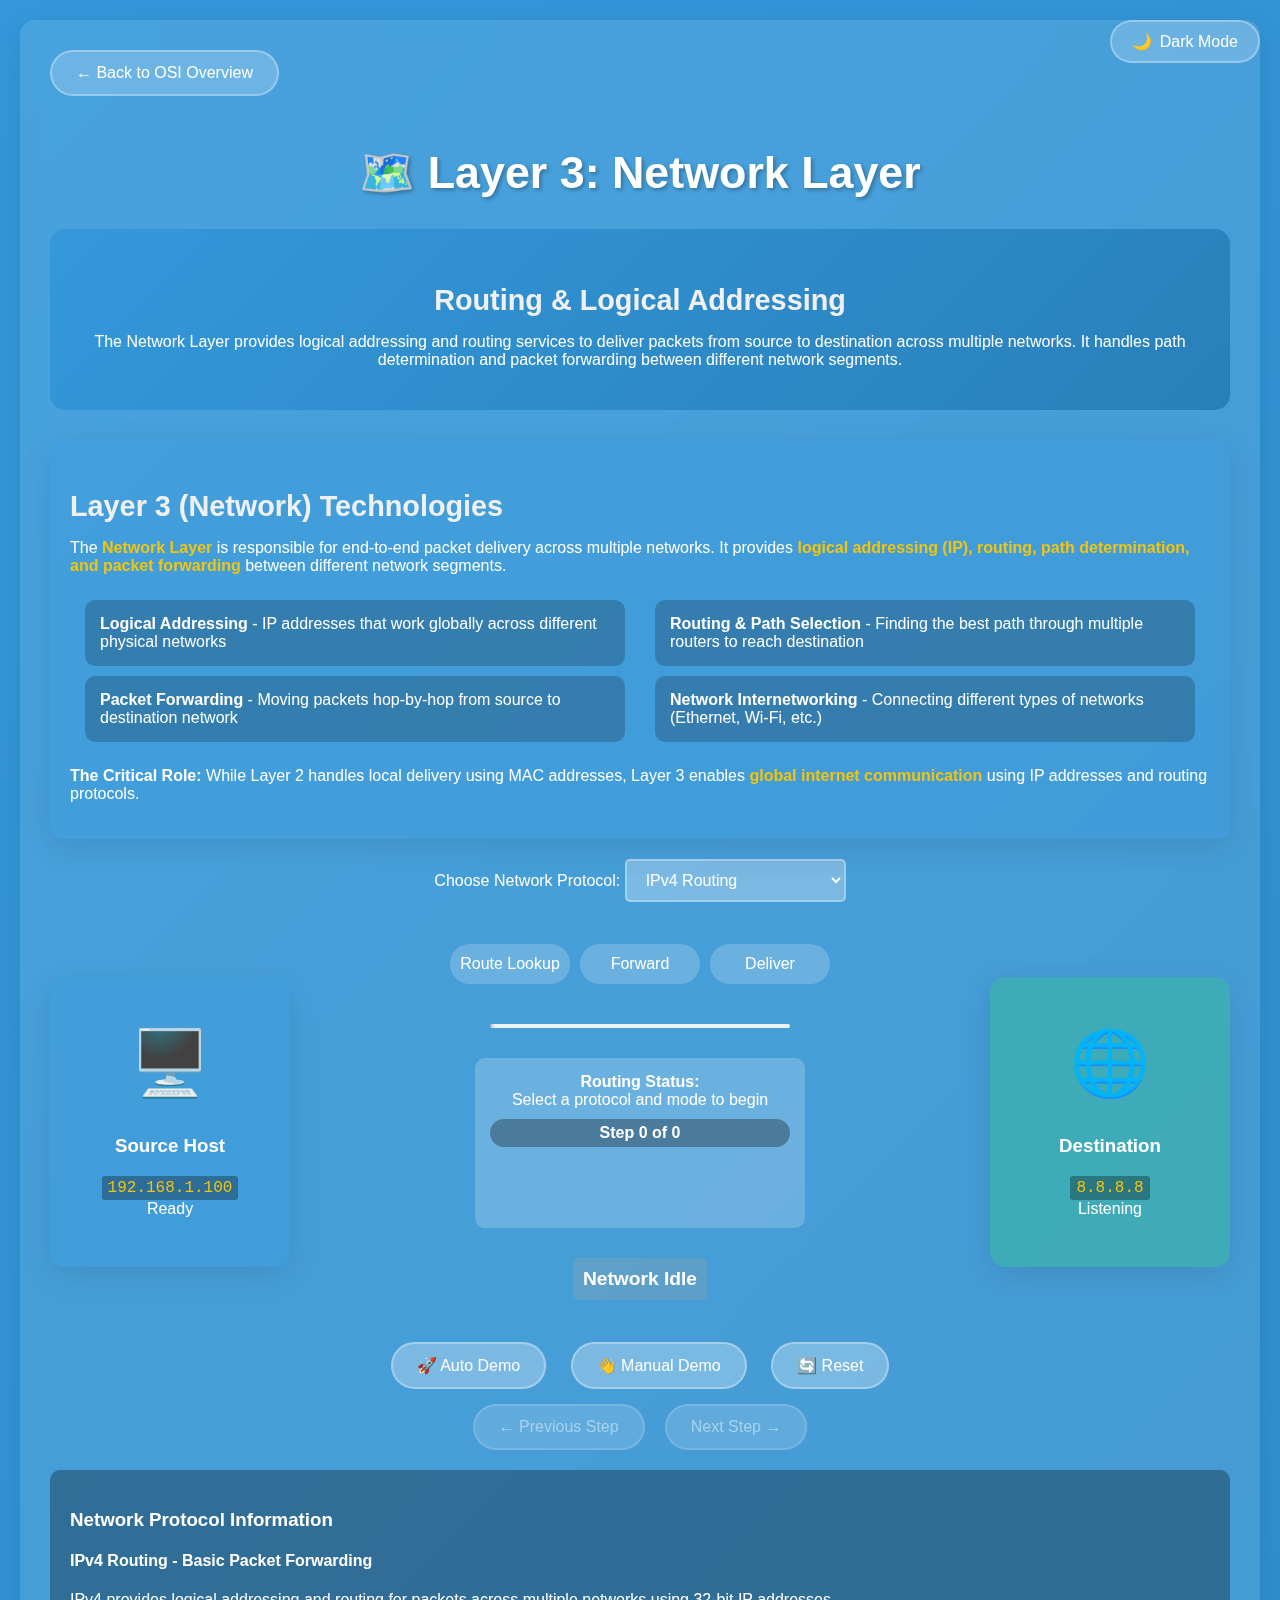
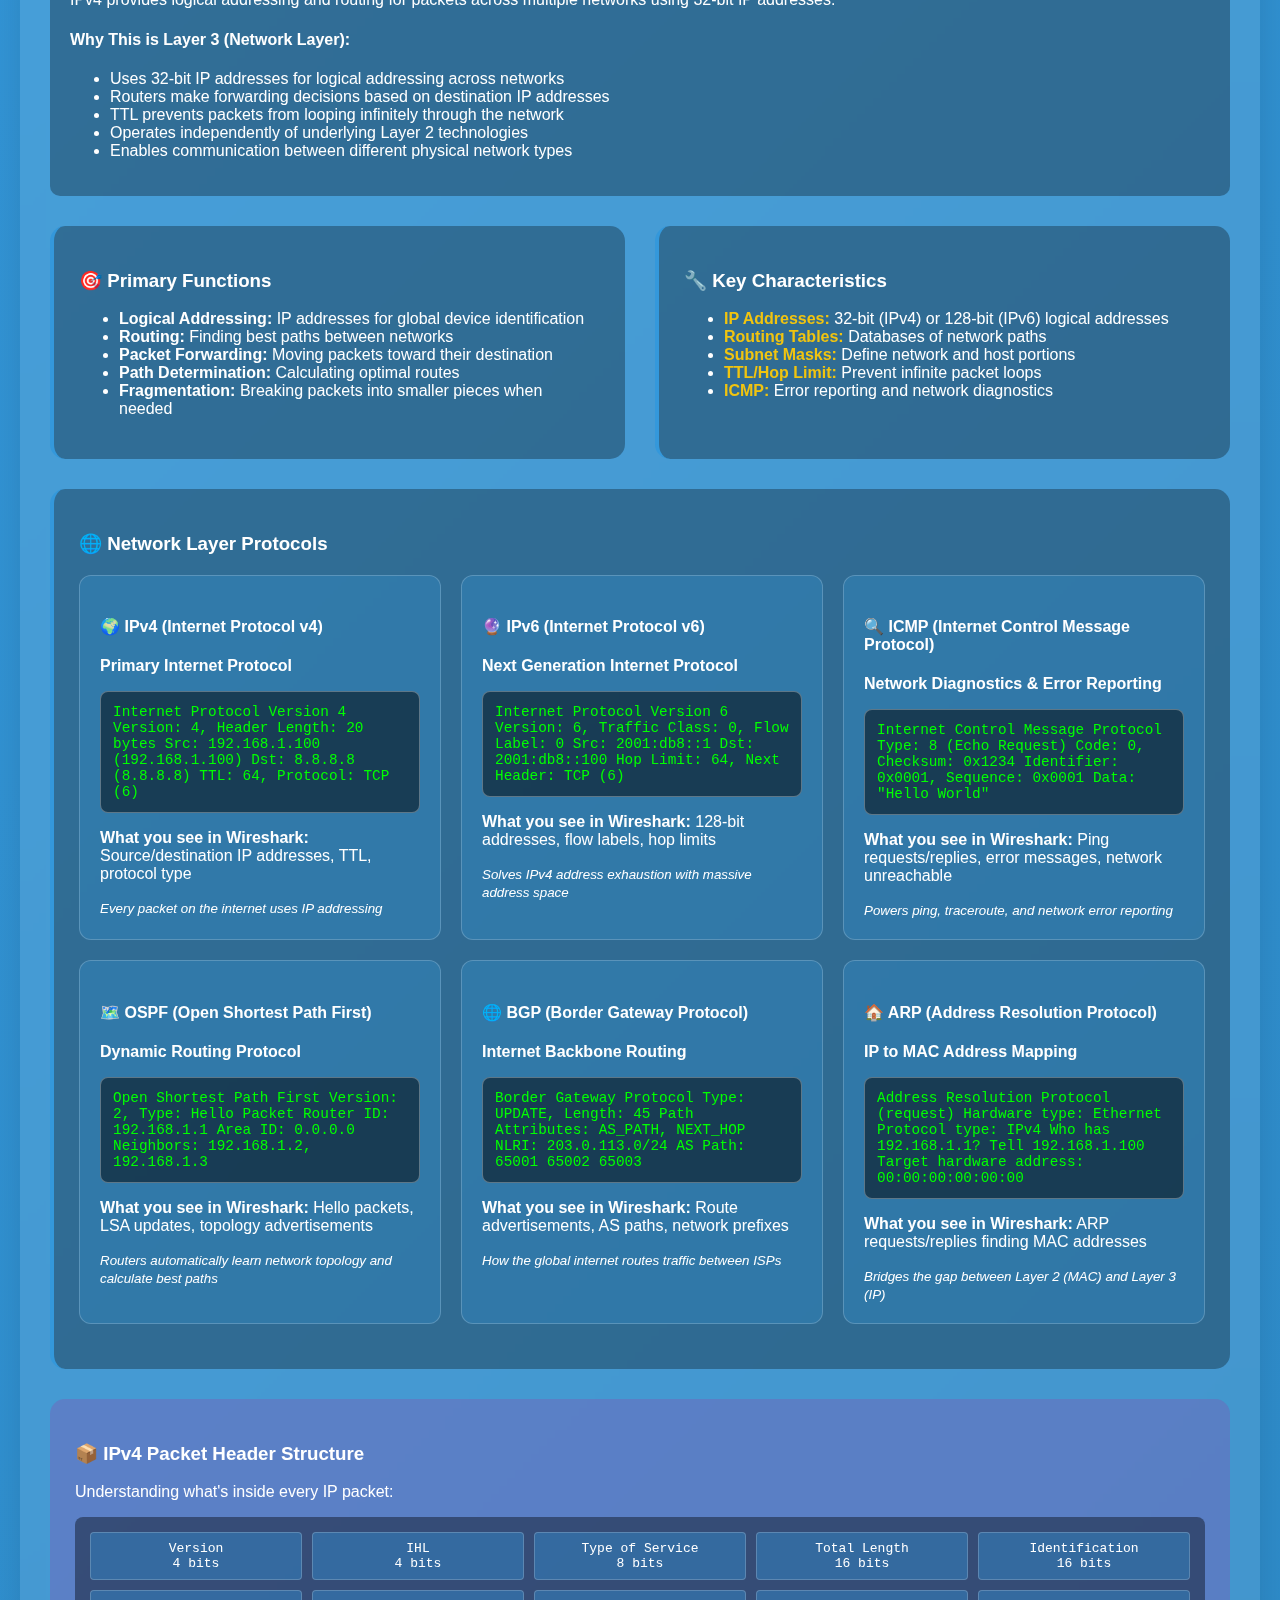
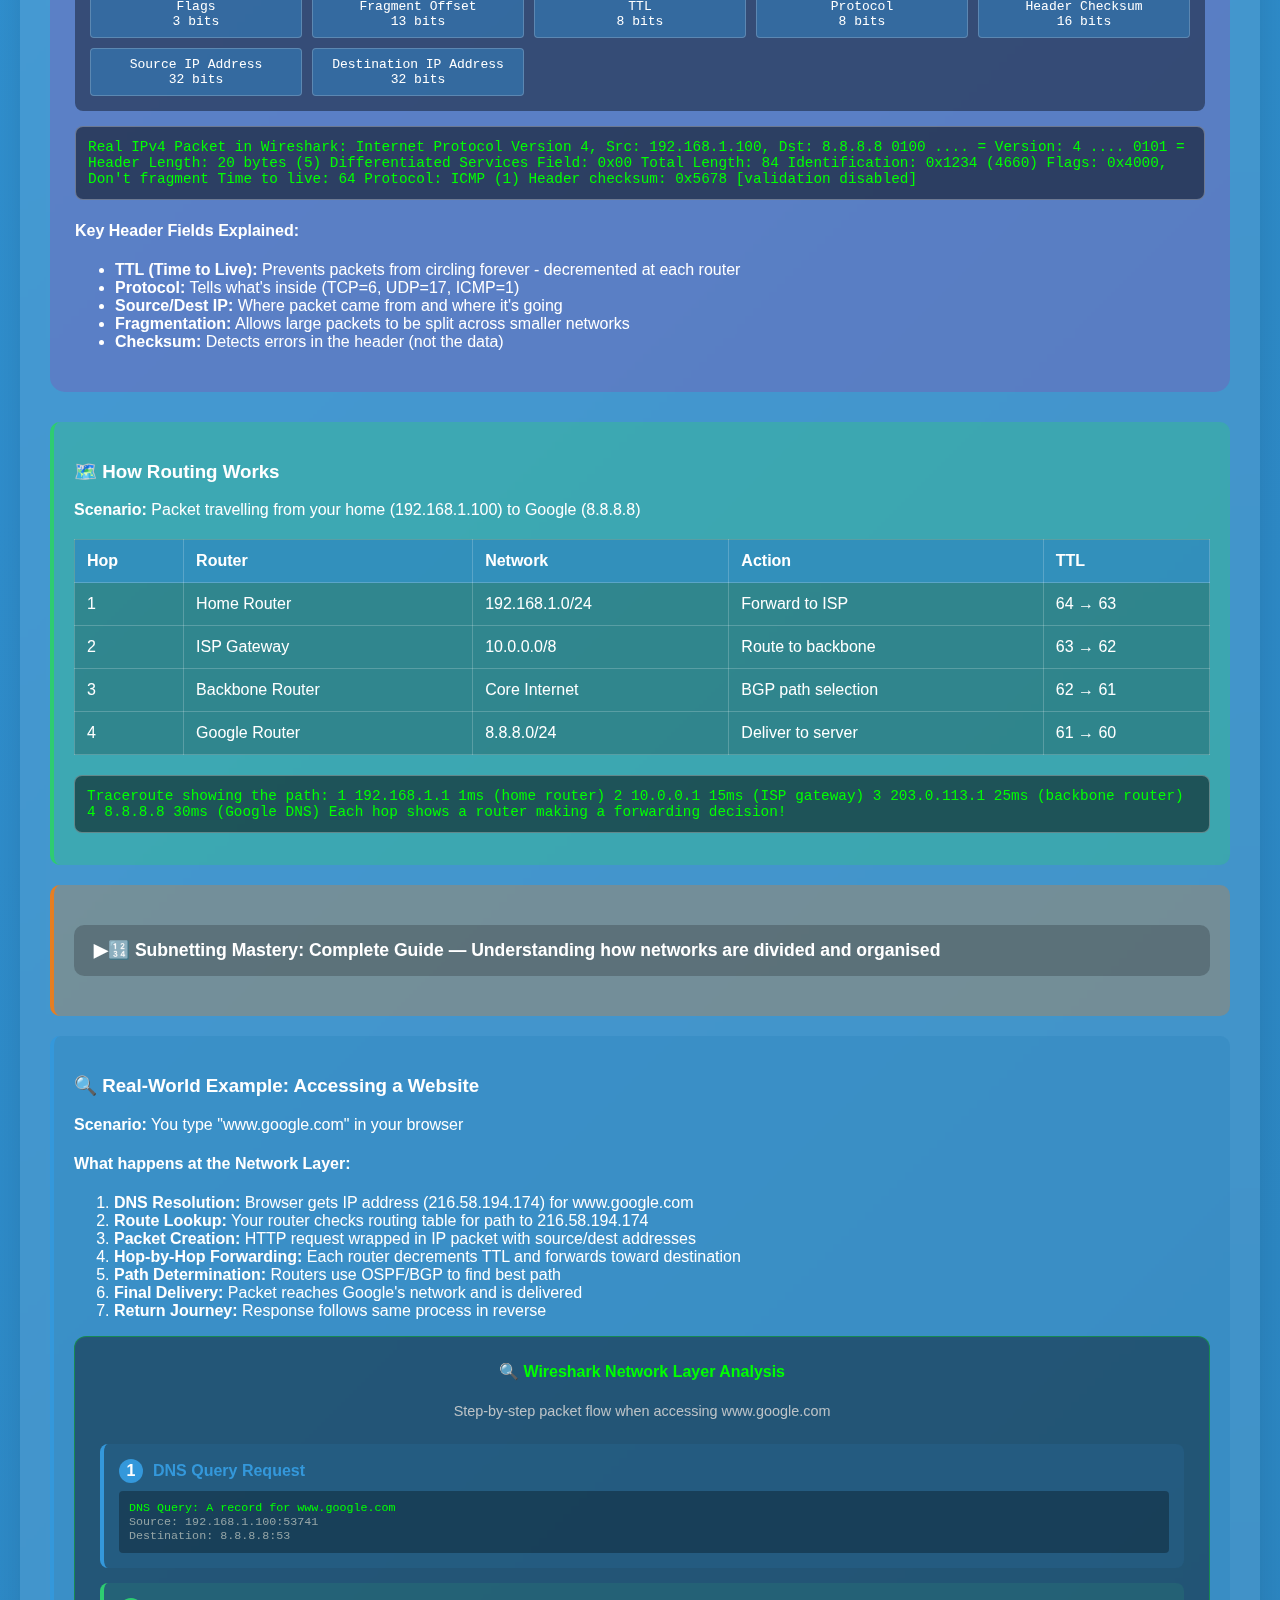
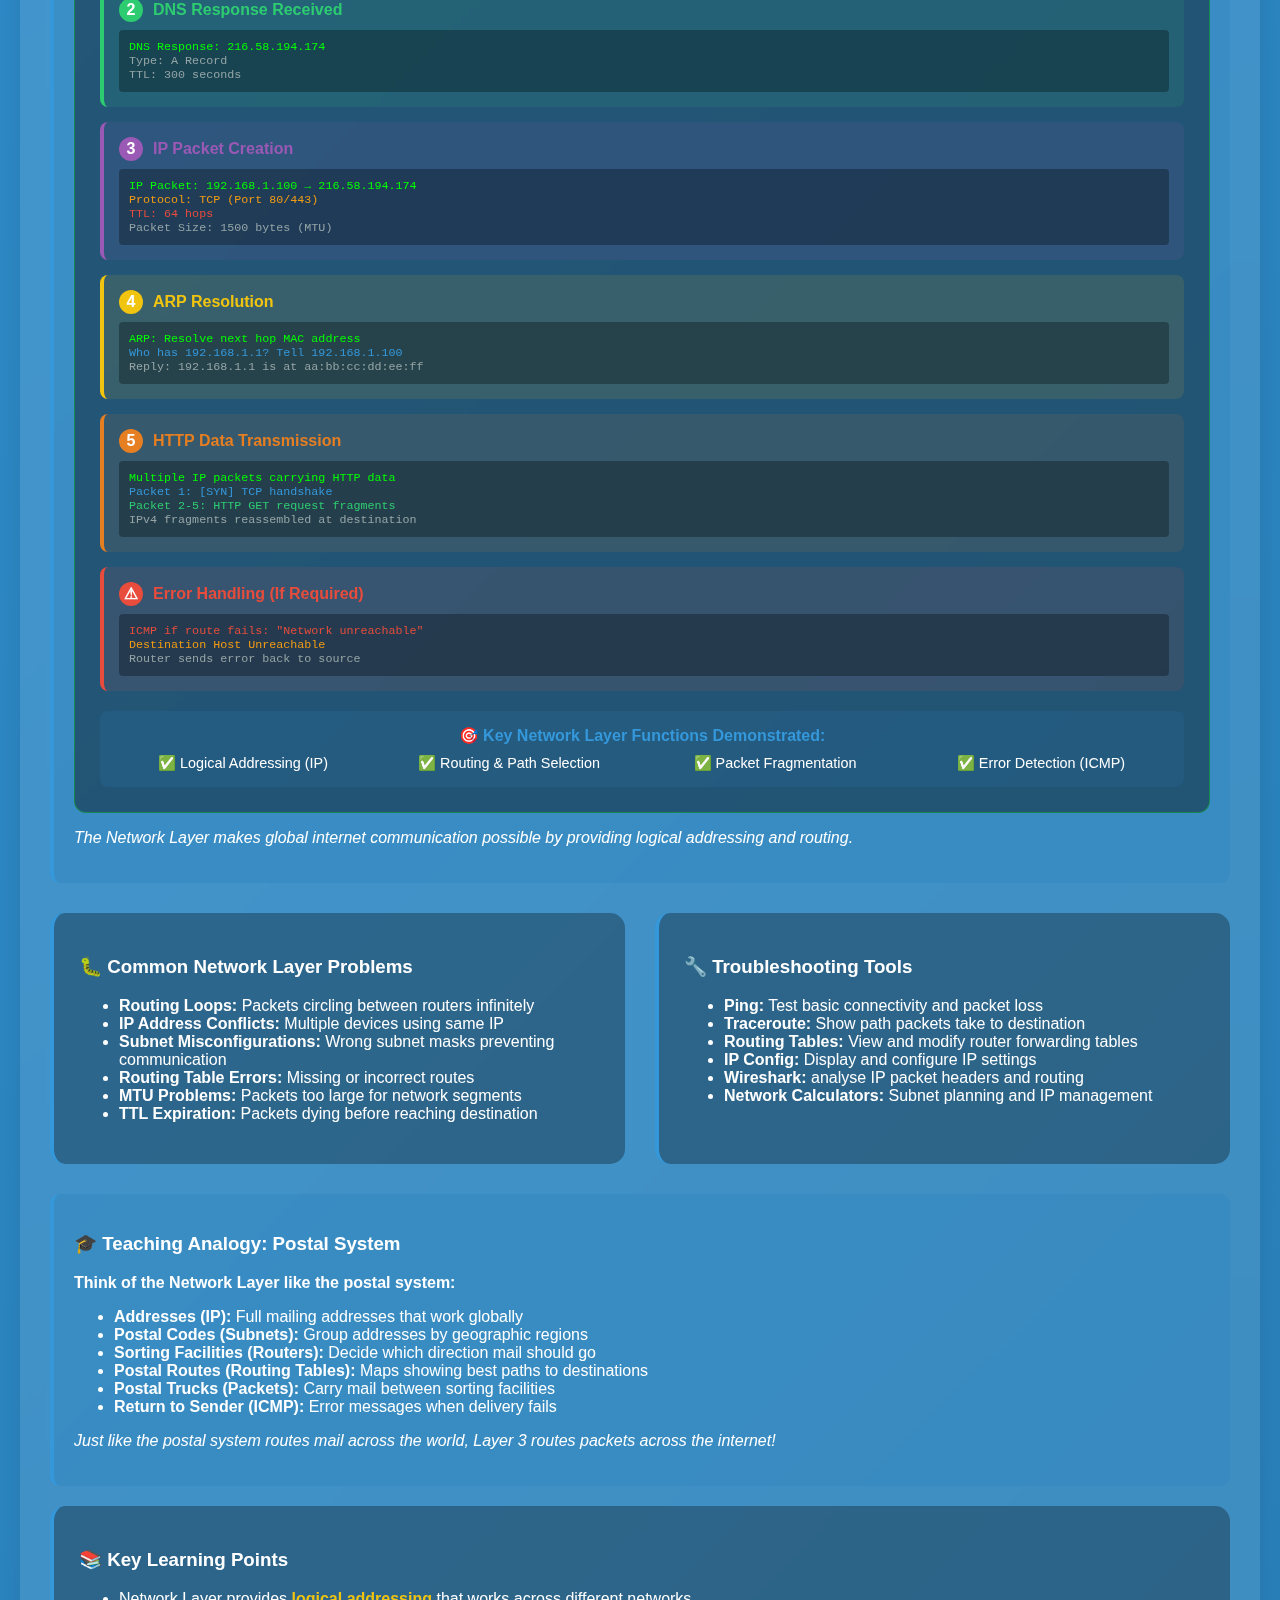
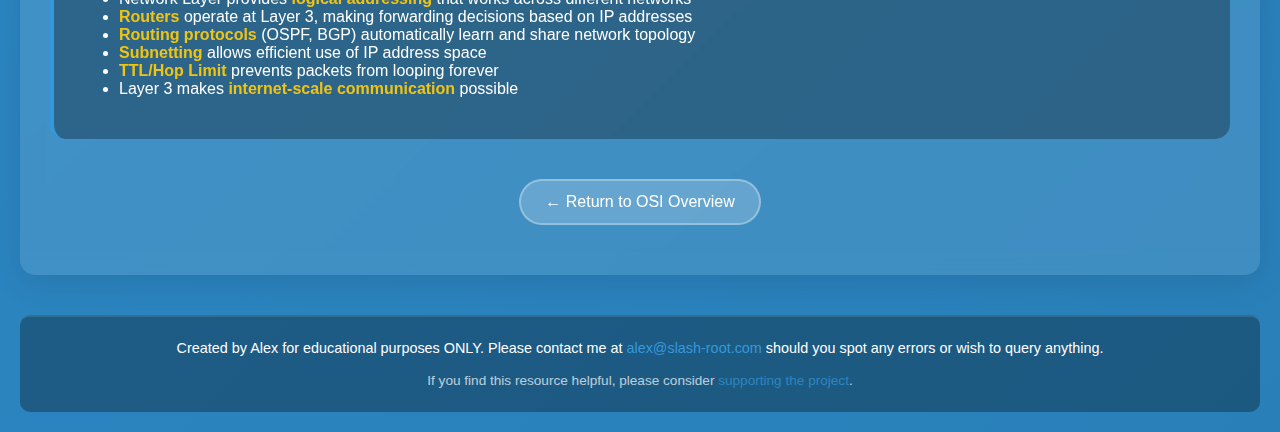
<file: layer3_network.html>
<!DOCTYPE html>
<html lang="en">
<head>
    <meta charset="UTF-8">
    <meta name="viewport" content="width=device-width, initial-scale=1.0">
    <title>OSI Layer 3: Network Layer Explained - IP, Routing & Packets</title>
    <meta name="description" content="Master OSI Layer 3 (Network Layer) including IP addressing, routing protocols (OSPF, BGP), and packet delivery. Interactive packet routing demo included.">
    <meta property="og:title" content="OSI Layer 3: Network Layer Explained - IP, Routing & Packets">
    <meta property="og:description" content="Master OSI Layer 3 (Network Layer) including IP addressing, routing protocols (OSPF, BGP), and packet delivery. Interactive packet routing demo included.">
    <meta property="og:type" content="website">
    <meta property="og:url" content="https://osiexplain.com/layer3_network.html">
    <meta name="twitter:card" content="summary">
    <meta name="twitter:title" content="OSI Layer 3: Network Layer Explained - IP, Routing & Packets">
    <meta name="twitter:description" content="Master OSI Layer 3 (Network Layer) including IP addressing, routing protocols, and packet delivery.">
    <link rel="canonical" href="https://osiexplain.com/layer3_network.html">
    <link rel="stylesheet" href="styles.css">
    <style>
        body {
            font-family: 'Segoe UI', Tahoma, Geneva, Verdana, sans-serif;
            margin: 0;
            padding: 20px;
            background: linear-gradient(135deg, #3498db 0%, #2980b9 100%);
            color: white;
            min-height: 100vh;
        }

        a:focus-visible,
        button:focus-visible,
        select:focus-visible {
            outline: 3px solid #f1c40f;
            outline-offset: 3px;
        }
        
        .container {
            max-width: 1200px;
            margin: 0 auto;
            background: rgba(255, 255, 255, 0.1);
            border-radius: 15px;
            padding: 30px;
            backdrop-filter: blur(10px);
        }
        
        h1 {
            text-align: center;
            margin-bottom: 30px;
            font-size: 2.8em;
            text-shadow: 2px 2px 4px rgba(0,0,0,0.3);
        }
        
        .layer-header {
            background: linear-gradient(135deg, #3498db, #2980b9);
            padding: 25px;
            border-radius: 15px;
            margin-bottom: 30px;
            text-align: center;
        }
        
        .content-grid {
            display: grid;
            grid-template-columns: repeat(auto-fit, minmax(350px, 1fr));
            gap: 30px;
            margin: 30px 0;
        }
        
        .content-box {
            background: rgba(0, 0, 0, 0.3);
            padding: 25px;
            border-radius: 15px;
            border-left: 4px solid #3498db;
        }
        
        .protocols-list {
            display: grid;
            grid-template-columns: repeat(auto-fit, minmax(300px, 1fr));
            gap: 20px;
            margin: 20px 0;
        }
        
        .protocol-card {
            background: rgba(52, 152, 219, 0.3);
            padding: 20px;
            border-radius: 12px;
            border: 1px solid rgba(255, 255, 255, 0.2);
        }
        
        .wireshark-example {
            background: rgba(0, 0, 0, 0.5);
            border: 1px solid rgba(255, 255, 255, 0.3);
            border-radius: 8px;
            padding: 12px;
            margin: 12px 0;
            font-family: 'Courier New', monospace;
            color: #00ff00;
            font-size: 0.9em;
        }
        
        .example-box {
            background: rgba(41, 128, 185, 0.3);
            padding: 20px;
            border-radius: 10px;
            margin: 20px 0;
            border-left: 4px solid #3498db;
        }
        
        .back-button {
            background: rgba(255, 255, 255, 0.2);
            color: white;
            border: 2px solid rgba(255, 255, 255, 0.3);
            padding: 12px 24px;
            border-radius: 25px;
            cursor: pointer;
            font-size: 16px;
            transition: all 0.3s ease;
            text-decoration: none;
            display: inline-block;
            margin-bottom: 20px;
        }
        
        .back-button:hover {
            background: rgba(255, 255, 255, 0.3);
            transform: translateY(-2px);
        }
        
        .highlight {
            color: #f1c40f;
            font-weight: bold;
        }
        
        .demo-section {
            background: rgba(142, 68, 173, 0.3);
            padding: 25px;
            border-radius: 15px;
            margin: 30px 0;
        }
        
        .routing-demo {
            background: rgba(46, 204, 113, 0.3);
            padding: 20px;
            border-radius: 10px;
            margin: 20px 0;
            border-left: 4px solid #2ecc71;
        }
        
        .packet-header {
            background: rgba(0, 0, 0, 0.4);
            padding: 15px;
            border-radius: 8px;
            margin: 15px 0;
            font-family: monospace;
            display: grid;
            grid-template-columns: repeat(auto-fit, minmax(200px, 1fr));
            gap: 10px;
        }
        
        .header-field {
            background: rgba(52, 152, 219, 0.4);
            padding: 8px;
            border-radius: 4px;
            text-align: center;
            border: 1px solid rgba(255, 255, 255, 0.2);
        }
        
        table {
            width: 100%;
            border-collapse: collapse;
            margin: 20px 0;
            background: rgba(0, 0, 0, 0.2);
        }
        
        th, td {
            padding: 12px;
            border: 1px solid rgba(255, 255, 255, 0.2);
            text-align: left;
        }
        
        th {
            background: rgba(52, 152, 219, 0.6);
            font-weight: bold;
        }
        
        .subnet-calculator {
            background: rgba(230, 126, 34, 0.3);
            padding: 20px;
            border-radius: 10px;
            margin: 20px 0;
            border-left: 4px solid #e67e22;
        }
        
        /* Interactive Demo Styles */
        .layer3-explanation {
            background: rgba(52, 152, 219, 0.3);
            padding: 20px;
            border-radius: 10px;
            margin: 20px 0;
            box-shadow: 0 8px 32px rgba(0, 0, 0, 0.1);
        }
        
        .demo-area {
            display: flex;
            justify-content: space-between;
            align-items: center;
            margin: 20px 0;
            min-height: 400px;
        }
        
        .source-host, .dest-host {
            width: 200px;
            height: 250px;
            background: rgba(255, 255, 255, 0.2);
            border-radius: 15px;
            display: flex;
            flex-direction: column;
            align-items: center;
            justify-content: center;
            padding: 20px;
            box-shadow: 0 8px 32px rgba(0, 0, 0, 0.1);
        }
        
        .source-host {
            background: rgba(52, 152, 219, 0.3);
        }
        
        .dest-host {
            background: rgba(46, 204, 113, 0.3);
        }
        
        .device-icon {
            font-size: 4em;
            margin-bottom: 15px;
        }
        
        .routing-area {
            flex: 1;
            display: flex;
            flex-direction: column;
            align-items: center;
            justify-content: center;
            position: relative;
        }
        
        .network-path {
            width: 300px;
            height: 4px;
            background: #ecf0f1;
            border-radius: 2px;
            position: relative;
            margin: 20px 0;
            overflow: hidden;
        }
        
        .ip-packet {
            width: 60px;
            height: 30px;
            background: #3498db;
            border-radius: 3px;
            position: absolute;
            top: -13px;
            left: -60px;
            transition: all 2s ease;
            box-shadow: 0 2px 5px rgba(0,0,0,0.3);
            display: flex;
            align-items: center;
            justify-content: center;
            font-size: 0.6em;
            color: white;
        }
        
        .ip-packet.moving {
            left: 300px;
        }
        
        .routing-info {
            background: rgba(255, 255, 255, 0.2);
            padding: 15px;
            border-radius: 10px;
            margin: 10px 0;
            min-height: 140px;
            width: 300px;
            text-align: center;
        }
        
        .phase-indicator {
            display: flex;
            justify-content: center;
            margin: 20px 0;
        }
        
        .phase {
            width: 120px;
            height: 40px;
            background: rgba(255, 255, 255, 0.2);
            margin: 0 5px;
            border-radius: 20px;
            display: flex;
            align-items: center;
            justify-content: center;
            transition: all 0.3s ease;
        }
        
        .phase.active {
            background: rgba(46, 204, 113, 0.5);
            transform: scale(1.1);
        }
        
        .controls {
            text-align: center;
            margin: 20px 0;
        }
        
        .step-controls {
            display: flex;
            justify-content: center;
            margin-top: 15px;
        }
        
        .btn {
            background: rgba(255, 255, 255, 0.2);
            color: white;
            border: 2px solid rgba(255, 255, 255, 0.3);
            padding: 12px 24px;
            margin: 0 10px;
            border-radius: 25px;
            cursor: pointer;
            font-size: 16px;
            transition: all 0.3s ease;
            backdrop-filter: blur(5px);
        }
        
        .btn:hover:not(:disabled) {
            background: rgba(255, 255, 255, 0.3);
            transform: translateY(-2px);
        }
        
        .btn:disabled {
            opacity: 0.5;
            cursor: not-allowed;
        }
        
        .protocol-selector {
            margin: 20px 0;
            text-align: center;
        }
        
        select {
            background: rgba(255, 255, 255, 0.2);
            color: white;
            border: 2px solid rgba(255, 255, 255, 0.3);
            padding: 10px 15px;
            border-radius: 5px;
            font-size: 16px;
            backdrop-filter: blur(5px);
        }
        
        select option {
            background: #2980b9;
            color: white;
        }
        
        .status {
            text-align: center;
            font-size: 1.2em;
            margin: 20px 0;
            padding: 10px;
            border-radius: 5px;
            font-weight: bold;
        }
        
        .status.routing {
            background: rgba(241, 196, 15, 0.3);
        }
        
        .status.forwarding {
            background: rgba(46, 204, 113, 0.3);
        }
        
        .status.idle {
            background: rgba(149, 165, 166, 0.3);
        }
        
        .wireshark-packet {
            background: rgba(0, 0, 0, 0.4);
            border: 1px solid rgba(255, 255, 255, 0.3);
            border-radius: 8px;
            padding: 16px 20px;
            margin: 12px 0;
            font-family: 'Courier New', monospace;
            font-size: 1.15em;
            color: #00ff00;
            white-space: pre-wrap;
            word-wrap: break-word;
            overflow-wrap: break-word;
            line-height: 1.6;
            min-height: 120px;
            max-height: 250px;
            overflow-x: auto;
            overflow-y: auto;
            width: 100%;
            box-sizing: border-box;
        }
        
        .packet-explanation {
            background: rgba(41, 128, 185, 0.3);
            padding: 10px;
            border-radius: 5px;
            margin: 5px 0;
            font-size: 0.9em;
            border-left: 4px solid #3498db;
        }
        
        .step-counter {
            background: rgba(0, 0, 0, 0.3);
            padding: 5px 15px;
            border-radius: 15px;
            margin: 10px 0;
            font-weight: bold;
        }
        
        .network-characteristics {
            display: flex;
            flex-wrap: wrap;
            justify-content: space-around;
            margin: 20px 0;
        }
        
        .characteristic {
            background: rgba(0, 0, 0, 0.2);
            padding: 15px;
            margin: 5px;
            border-radius: 10px;
            width: calc(50% - 30px);
            box-sizing: border-box;
        }
        
        .protocol-info {
            background: rgba(0, 0, 0, 0.3);
            padding: 20px;
            border-radius: 10px;
            margin: 20px 0;
        }
        
        .ip-address {
            font-family: 'Courier New', monospace;
            background: rgba(0, 0, 0, 0.3);
            padding: 3px 6px;
            border-radius: 3px;
            color: #f1c40f;
        }
        
        /* Dark Mode Toggle */
        .dark-mode-toggle{position:fixed;top:20px;right:20px;z-index:1000;background:rgba(255,255,255,0.2);border:2px solid rgba(255,255,255,0.3);border-radius:25px;padding:10px 20px;cursor:pointer;backdrop-filter:blur(10px);transition:all 0.3s ease;display:flex;align-items:center;gap:8px;font-size:16px;color:white;}
        .dark-mode-toggle:hover{background:rgba(255,255,255,0.3);transform:translateY(-2px);}
        body.dark-mode{background:linear-gradient(135deg,#1a1a1a 0%,#2d2d2d 100%);}
        body.dark-mode .container{background:rgba(0,0,0,0.4);}
        body.dark-mode .layer3-explanation,body.dark-mode .content-box,body.dark-mode .protocol-info,body.dark-mode .example-box{background:rgba(0,0,0,0.5);}
    </style>
</head>
<body>
    <button type="button" class="dark-mode-toggle" onclick="toggleDarkMode()" title="Toggle Dark Mode" aria-label="Toggle dark mode" aria-pressed="false"><span id="darkModeIcon">🌙</span><span id="darkModeText">Dark Mode</span></button>
    <div class="container">
        <a href="index.html" class="back-button">← Back to OSI Overview</a>
        
        <h1>🗺️ Layer 3: Network Layer</h1>
        
        <div class="layer-header">
            <h2>Routing & Logical Addressing</h2>
            <p>The Network Layer provides logical addressing and routing services to deliver packets from source to destination across multiple networks. It handles path determination and packet forwarding between different network segments.</p>
        </div>
        
        <!-- Interactive Demo Section -->
        <div class="layer3-explanation">
            <h2>Layer 3 (Network) Technologies</h2>
            <p>
                The <span class="highlight">Network Layer</span> is responsible for end-to-end packet delivery across multiple networks. 
                It provides <span class="highlight">logical addressing (IP), routing, path determination, and packet forwarding</span> 
                between different network segments.
            </p>
            
            <div class="network-characteristics">
                <div class="characteristic">
                    <strong>Logical Addressing</strong> - IP addresses that work globally across different physical networks
                </div>
                <div class="characteristic">
                    <strong>Routing & Path Selection</strong> - Finding the best path through multiple routers to reach destination
                </div>
                <div class="characteristic">
                    <strong>Packet Forwarding</strong> - Moving packets hop-by-hop from source to destination network
                </div>
                <div class="characteristic">
                    <strong>Network Internetworking</strong> - Connecting different types of networks (Ethernet, Wi-Fi, etc.)
                </div>
            </div>
            
            <p>
                <strong>The Critical Role:</strong> While Layer 2 handles local delivery using MAC addresses, Layer 3 enables 
                <span class="highlight">global internet communication</span> using IP addresses and routing protocols.
            </p>
        </div>
        
        <div class="protocol-selector">
            <label for="protocolSelect">Choose Network Protocol: </label>
            <select id="protocolSelect">
                <option value="ipv4">IPv4 Routing</option>
                <option value="icmp">ICMP Ping</option>
                <option value="ospf">OSPF Routing Protocol</option>
                <option value="bgp">BGP Internet Routing</option>
            </select>
        </div>
        
        <div class="demo-area">
            <div class="source-host">
                <div class="device-icon">🖥️</div>
                <h3>Source Host</h3>
                <div class="ip-address" id="sourceIP">192.168.1.100</div>
                <div id="sourceStatus">Ready</div>
            </div>
            
            <div class="routing-area">
                <div class="phase-indicator">
                    <div class="phase" id="phase1">Route Lookup</div>
                    <div class="phase" id="phase2">Forward</div>
                    <div class="phase" id="phase3">Deliver</div>
                </div>
                
                <div class="network-path">
                    <div class="ip-packet" id="packet1">IP</div>
                    <div class="ip-packet" id="packet2">IP</div>
                </div>
                
                <div class="routing-info" id="routingInfo">
                    <strong>Routing Status:</strong>
                    <div id="statusText">Select a protocol and mode to begin</div>
                    <div id="stepCounter" class="step-counter">Step 0 of 0</div>
                    <div id="wiresharkExample" class="wireshark-packet" style="display:none;"></div>
                    <div id="packetExplanation" class="packet-explanation" style="display:none;"></div>
                </div>
                
                <div class="status idle" id="overallStatus">Network Idle</div>
            </div>
            
            <div class="dest-host">
                <div class="device-icon">🌐</div>
                <h3>Destination</h3>
                <div class="ip-address" id="destIP">8.8.8.8</div>
                <div id="destStatus">Listening</div>
            </div>
        </div>
        
        <div class="controls">
            <button class="btn" id="startDemo" onclick="startDemo()">🚀 Auto Demo</button>
            <button class="btn" id="manualDemo" onclick="startManualDemo()">👋 Manual Demo</button>
            <button class="btn" onclick="resetDemo()">🔄 Reset</button>
            
            <div class="step-controls">
                <button class="btn" id="prevStepBtn" onclick="prevStep()" disabled>← Previous Step</button>
                <button class="btn" id="nextStepBtn" onclick="nextStep()" disabled>Next Step →</button>
            </div>
        </div>
        
        <div class="protocol-info" id="protocolDetails">
            <h3>Network Protocol Information</h3>
            <div id="protocolDescription">Select a protocol and click "Protocol Details" to learn more.</div>
            <div id="layer3Evidence" style="margin-top: 15px;"></div>
        </div>
        
        <!-- End Interactive Demo Section -->
        
        <div class="content-grid">
            <div class="content-box">
                <h3>🎯 Primary Functions</h3>
                <ul>
                    <li><strong>Logical Addressing:</strong> IP addresses for global device identification</li>
                    <li><strong>Routing:</strong> Finding best paths between networks</li>
                    <li><strong>Packet Forwarding:</strong> Moving packets toward their destination</li>
                    <li><strong>Path Determination:</strong> Calculating optimal routes</li>
                    <li><strong>Fragmentation:</strong> Breaking packets into smaller pieces when needed</li>
                </ul>
            </div>
            
            <div class="content-box">
                <h3>🔧 Key Characteristics</h3>
                <ul>
                    <li><span class="highlight">IP Addresses:</span> 32-bit (IPv4) or 128-bit (IPv6) logical addresses</li>
                    <li><span class="highlight">Routing Tables:</span> Databases of network paths</li>
                    <li><span class="highlight">Subnet Masks:</span> Define network and host portions</li>
                    <li><span class="highlight">TTL/Hop Limit:</span> Prevent infinite packet loops</li>
                    <li><span class="highlight">ICMP:</span> Error reporting and network diagnostics</li>
                </ul>
            </div>
        </div>
        
        <div class="content-box">
            <h3>🌐 Network Layer Protocols</h3>
            <div class="protocols-list">
                <div class="protocol-card">
                    <h4>🌍 IPv4 (Internet Protocol v4)</h4>
                    <p><strong>Primary Internet Protocol</strong></p>
                    <div class="wireshark-example">Internet Protocol Version 4
    Version: 4, Header Length: 20 bytes
    Src: 192.168.1.100 (192.168.1.100)
    Dst: 8.8.8.8 (8.8.8.8)
    TTL: 64, Protocol: TCP (6)</div>
                    <p><strong>What you see in Wireshark:</strong> Source/destination IP addresses, TTL, protocol type</p>
                    <small><em>Every packet on the internet uses IP addressing</em></small>
                </div>
                
                <div class="protocol-card">
                    <h4>🔮 IPv6 (Internet Protocol v6)</h4>
                    <p><strong>Next Generation Internet Protocol</strong></p>
                    <div class="wireshark-example">Internet Protocol Version 6
    Version: 6, Traffic Class: 0, Flow Label: 0
    Src: 2001:db8::1
    Dst: 2001:db8::100
    Hop Limit: 64, Next Header: TCP (6)</div>
                    <p><strong>What you see in Wireshark:</strong> 128-bit addresses, flow labels, hop limits</p>
                    <small><em>Solves IPv4 address exhaustion with massive address space</em></small>
                </div>
                
                <div class="protocol-card">
                    <h4>🔍 ICMP (Internet Control Message Protocol)</h4>
                    <p><strong>Network Diagnostics & Error Reporting</strong></p>
                    <div class="wireshark-example">Internet Control Message Protocol
    Type: 8 (Echo Request)
    Code: 0, Checksum: 0x1234
    Identifier: 0x0001, Sequence: 0x0001
    Data: "Hello World"</div>
                    <p><strong>What you see in Wireshark:</strong> Ping requests/replies, error messages, network unreachable</p>
                    <small><em>Powers ping, traceroute, and network error reporting</em></small>
                </div>
                
                <div class="protocol-card">
                    <h4>🗺️ OSPF (Open Shortest Path First)</h4>
                    <p><strong>Dynamic Routing Protocol</strong></p>
                    <div class="wireshark-example">Open Shortest Path First
    Version: 2, Type: Hello Packet
    Router ID: 192.168.1.1
    Area ID: 0.0.0.0
    Neighbors: 192.168.1.2, 192.168.1.3</div>
                    <p><strong>What you see in Wireshark:</strong> Hello packets, LSA updates, topology advertisements</p>
                    <small><em>Routers automatically learn network topology and calculate best paths</em></small>
                </div>
                
                <div class="protocol-card">
                    <h4>🌐 BGP (Border Gateway Protocol)</h4>
                    <p><strong>Internet Backbone Routing</strong></p>
                    <div class="wireshark-example">Border Gateway Protocol
    Type: UPDATE, Length: 45
    Path Attributes: AS_PATH, NEXT_HOP
    NLRI: 203.0.113.0/24
    AS Path: 65001 65002 65003</div>
                    <p><strong>What you see in Wireshark:</strong> Route advertisements, AS paths, network prefixes</p>
                    <small><em>How the global internet routes traffic between ISPs</em></small>
                </div>
                
                <div class="protocol-card">
                    <h4>🏠 ARP (Address Resolution Protocol)</h4>
                    <p><strong>IP to MAC Address Mapping</strong></p>
                    <div class="wireshark-example">Address Resolution Protocol (request)
    Hardware type: Ethernet
    Protocol type: IPv4
    Who has 192.168.1.1? Tell 192.168.1.100
    Target hardware address: 00:00:00:00:00:00</div>
                    <p><strong>What you see in Wireshark:</strong> ARP requests/replies finding MAC addresses</p>
                    <small><em>Bridges the gap between Layer 2 (MAC) and Layer 3 (IP)</em></small>
                </div>
            </div>
        </div>
        
        <div class="demo-section">
            <h3>📦 IPv4 Packet Header Structure</h3>
            <p>Understanding what's inside every IP packet:</p>
            
            <div class="packet-header">
                <div class="header-field">Version<br>4 bits</div>
                <div class="header-field">IHL<br>4 bits</div>
                <div class="header-field">Type of Service<br>8 bits</div>
                <div class="header-field">Total Length<br>16 bits</div>
                <div class="header-field">Identification<br>16 bits</div>
                <div class="header-field">Flags<br>3 bits</div>
                <div class="header-field">Fragment Offset<br>13 bits</div>
                <div class="header-field">TTL<br>8 bits</div>
                <div class="header-field">Protocol<br>8 bits</div>
                <div class="header-field">Header Checksum<br>16 bits</div>
                <div class="header-field">Source IP Address<br>32 bits</div>
                <div class="header-field">Destination IP Address<br>32 bits</div>
            </div>
            
            <div class="wireshark-example">
Real IPv4 Packet in Wireshark:
Internet Protocol Version 4, Src: 192.168.1.100, Dst: 8.8.8.8
    0100 .... = Version: 4
    .... 0101 = Header Length: 20 bytes (5)
    Differentiated Services Field: 0x00
    Total Length: 84
    Identification: 0x1234 (4660)
    Flags: 0x4000, Don't fragment
    Time to live: 64
    Protocol: ICMP (1)
    Header checksum: 0x5678 [validation disabled]
</div>
            
            <h4>Key Header Fields Explained:</h4>
            <ul>
                <li><strong>TTL (Time to Live):</strong> Prevents packets from circling forever - decremented at each router</li>
                <li><strong>Protocol:</strong> Tells what's inside (TCP=6, UDP=17, ICMP=1)</li>
                <li><strong>Source/Dest IP:</strong> Where packet came from and where it's going</li>
                <li><strong>Fragmentation:</strong> Allows large packets to be split across smaller networks</li>
                <li><strong>Checksum:</strong> Detects errors in the header (not the data)</li>
            </ul>
        </div>
        
        <div class="routing-demo">
            <h3>🗺️ How Routing Works</h3>
            <p><strong>Scenario:</strong> Packet travelling from your home (192.168.1.100) to Google (8.8.8.8)</p>
            
            <table>
                <tr>
                    <th>Hop</th>
                    <th>Router</th>
                    <th>Network</th>
                    <th>Action</th>
                    <th>TTL</th>
                </tr>
                <tr>
                    <td>1</td>
                    <td>Home Router</td>
                    <td>192.168.1.0/24</td>
                    <td>Forward to ISP</td>
                    <td>64 → 63</td>
                </tr>
                <tr>
                    <td>2</td>
                    <td>ISP Gateway</td>
                    <td>10.0.0.0/8</td>
                    <td>Route to backbone</td>
                    <td>63 → 62</td>
                </tr>
                <tr>
                    <td>3</td>
                    <td>Backbone Router</td>
                    <td>Core Internet</td>
                    <td>BGP path selection</td>
                    <td>62 → 61</td>
                </tr>
                <tr>
                    <td>4</td>
                    <td>Google Router</td>
                    <td>8.8.8.0/24</td>
                    <td>Deliver to server</td>
                    <td>61 → 60</td>
                </tr>
            </table>
            
            <div class="wireshark-example">
Traceroute showing the path:
1  192.168.1.1      1ms    (home router)
2  10.0.0.1        15ms    (ISP gateway)  
3  203.0.113.1     25ms    (backbone router)
4  8.8.8.8         30ms    (Google DNS)

Each hop shows a router making a forwarding decision!
</div>
        </div>
        
        <div class="subnet-calculator">
            <details>
                <summary>🔢 Subnetting Mastery: Complete Guide — Understanding how networks are divided and organised</summary>
            
            <div style="background: linear-gradient(135deg, rgba(52, 152, 219, 0.1), rgba(46, 204, 113, 0.1)); padding: 25px; border-radius: 15px; border: 2px solid rgba(52, 152, 219, 0.3); margin-bottom: 30px;">
                <h4 style="color: #3498db; text-align: center; margin-top: 0; margin-bottom: 25px;">📐 IP Address Structure Breakdown</h4>
                
                <!-- Example Header -->
                <div style="background: rgba(241, 196, 15, 0.2); padding: 15px; border-radius: 10px; text-align: center; margin-bottom: 25px; border: 1px solid rgba(241, 196, 15, 0.4);">
                    <h5 style="color: #f1c40f; margin: 0; font-size: 1.3em;">📝 Working Example: 192.168.1.100/24</h5>
                </div>
                
                <!-- Step 1: Show the Components -->
                <div style="margin-bottom: 25px;">
                    <h6 style="color: #2ecc71; margin-bottom: 15px; font-size: 1.1em;">🔍 Step 1: Identify the Components</h6>
                    <div style="display: grid; grid-template-columns: 1fr 1fr; gap: 20px;">
                        <div style="background: rgba(52, 152, 219, 0.15); padding: 18px; border-radius: 10px; border: 1px solid rgba(52, 152, 219, 0.4);">
                            <div style="text-align: center; margin-bottom: 12px;">
                                <h6 style="color: #3498db; margin: 0;">�️ Host IP Address</h6>
                            </div>
                            <div style="background: rgba(0,0,0,0.4); padding: 12px; border-radius: 6px; text-align: center;">
                                <div style="font-family: monospace; font-size: 1.2em; color: #ecf0f1; margin-bottom: 8px;">192.168.1.100</div>
                                <div style="font-family: monospace; font-size: 0.9em; color: #3498db;">Decimal Notation</div>
                            </div>
                        </div>
                        
                        <div style="background: rgba(46, 204, 113, 0.15); padding: 18px; border-radius: 10px; border: 1px solid rgba(46, 204, 113, 0.4);">
                            <div style="text-align: center; margin-bottom: 12px;">
                                <h6 style="color: #2ecc71; margin: 0;">🎯 Subnet Mask</h6>
                            </div>
                            <div style="background: rgba(0,0,0,0.4); padding: 12px; border-radius: 6px; text-align: center;">
                                <div style="font-family: monospace; font-size: 1.2em; color: #ecf0f1; margin-bottom: 8px;">255.255.255.0</div>
                                <div style="font-family: monospace; font-size: 0.9em; color: #2ecc71;">/24 CIDR Notation</div>
                            </div>
                        </div>
                    </div>
                </div>
                
                <!-- Step 2: Binary Conversion -->
                <div style="margin-bottom: 25px;">
                    <h6 style="color: #e67e22; margin-bottom: 15px; font-size: 1.1em;">🔢 Step 2: Convert to Binary</h6>
                    <div style="background: rgba(0,0,0,0.5); padding: 20px; border-radius: 10px; border: 1px solid rgba(255,255,255,0.1);">
                        <div style="margin-bottom: 15px;">
                            <div style="color: #3498db; font-weight: bold; margin-bottom: 8px;">IP Address Binary:</div>
                            <div style="font-family: monospace; font-size: 1.1em; background: rgba(52, 152, 219, 0.1); padding: 10px; border-radius: 5px;">
                                <span style="color: #ecf0f1;">192.168.1.100 =</span><br>
                                <span style="color: #2ecc71;">11000000.10101000.00000001.01100100</span>
                            </div>
                        </div>
                        
                        <div>
                            <div style="color: #2ecc71; font-weight: bold; margin-bottom: 8px;">Subnet Mask Binary:</div>
                            <div style="font-family: monospace; font-size: 1.1em; background: rgba(46, 204, 113, 0.1); padding: 10px; border-radius: 5px;">
                                <span style="color: #ecf0f1;">255.255.255.0 =</span><br>
                                <span style="color: #e74c3c;">11111111.11111111.11111111.</span><span style="color: #f39c12;">00000000</span>
                            </div>
                        </div>
                    </div>
                </div>
                
                <!-- Step 3: Identify Network vs Host -->
                <div style="margin-bottom: 25px;">
                    <h6 style="color: #9b59b6; margin-bottom: 15px; font-size: 1.1em;">🎯 Step 3: Identify Network vs Host Portions</h6>
                    <div style="background: rgba(0,0,0,0.5); padding: 20px; border-radius: 10px; border: 1px solid rgba(255,255,255,0.1);">
                        <div style="text-align: center; font-family: monospace; font-size: 1em;">
                            <div style="margin-bottom: 8px; color: #95a5a6;">IP Address Binary:</div>
                            <div style="margin-bottom: 15px; font-size: 1.1em;">
                                <span style="color: #e74c3c;">11000000.10101000.00000001.</span><span style="color: #f39c12;">01100100</span>
                            </div>
                            <div style="border-top: 1px solid rgba(255,255,255,0.2); padding-top: 15px;">
                                <div style="margin-bottom: 5px;">
                                    <span style="color: #e74c3c;">└────────────── Network (24 bits) ──────────────┘</span>
                                    <span style="color: #f39c12;">└─ Host (8 bits) ─┘</span>
                                </div>
                                <div style="font-size: 0.85em; color: #95a5a6;">
                                    Network identifies the subnet • Host identifies individual devices
                                </div>
                            </div>
                        </div>
                    </div>
                </div>
                
                <!-- Step 4: Calculate Results -->
                <div>
                    <h6 style="color: #e74c3c; margin-bottom: 15px; font-size: 1.1em;">📊 Step 4: Calculate Network Details</h6>
                    <div style="background: rgba(231, 76, 60, 0.1); padding: 18px; border-radius: 10px; border: 1px solid rgba(231, 76, 60, 0.4);">
                        <div style="display: grid; grid-template-columns: repeat(auto-fit, minmax(250px, 1fr)); gap: 12px;">
                            <div style="background: rgba(0,0,0,0.3); padding: 12px; border-radius: 6px; text-align: center;">
                                <div style="color: #3498db; font-weight: bold; margin-bottom: 5px;">Network Address</div>
                                <div style="font-family: monospace; font-size: 1.1em; color: #ecf0f1;">192.168.1.0</div>
                                <div style="font-size: 0.8em; color: #95a5a6;">(All host bits = 0)</div>
                            </div>
                            
                            <div style="background: rgba(0,0,0,0.3); padding: 12px; border-radius: 6px; text-align: center;">
                                <div style="color: #2ecc71; font-weight: bold; margin-bottom: 5px;">Usable Range</div>
                                <div style="font-family: monospace; font-size: 1.1em; color: #ecf0f1;">192.168.1.1 - 192.168.1.254</div>
                                <div style="font-size: 0.8em; color: #95a5a6;">(254 host addresses)</div>
                            </div>
                            
                            <div style="background: rgba(0,0,0,0.3); padding: 12px; border-radius: 6px; text-align: center;">
                                <div style="color: #e74c3c; font-weight: bold; margin-bottom: 5px;">Broadcast Address</div>
                                <div style="font-family: monospace; font-size: 1.1em; color: #ecf0f1;">192.168.1.255</div>
                                <div style="font-size: 0.8em; color: #95a5a6;">(All host bits = 1)</div>
                            </div>
                        </div>
                    </div>
                </div>
            </div>

            <h4>🎯 Common Subnet Masks Reference</h4>
            <table>
                <tr>
                    <th>CIDR</th>
                    <th>Subnet Mask</th>
                    <th>Total IPs</th>
                    <th>Usable Hosts</th>
                    <th>Binary Notation</th>
                    <th>Common Use Case</th>
                </tr>
                <tr>
                    <td>/8</td>
                    <td>255.0.0.0</td>
                    <td>16,777,216</td>
                    <td>16,777,214</td>
                    <td>11111111.00000000.00000000.00000000</td>
                    <td>Class A / ISP Networks</td>
                </tr>
                <tr>
                    <td>/16</td>
                    <td>255.255.0.0</td>
                    <td>65,536</td>
                    <td>65,534</td>
                    <td>11111111.11111111.00000000.00000000</td>
                    <td>Class B / Large Organisations</td>
                </tr>
                <tr>
                    <td>/24</td>
                    <td>255.255.255.0</td>
                    <td>256</td>
                    <td>254</td>
                    <td>11111111.11111111.11111111.00000000</td>
                    <td>Class C / Small Office/Home</td>
                </tr>
                <tr>
                    <td>/25</td>
                    <td>255.255.255.128</td>
                    <td>128</td>
                    <td>126</td>
                    <td>11111111.11111111.11111111.10000000</td>
                    <td>Subnet /24 into 2</td>
                </tr>
                <tr>
                    <td>/26</td>
                    <td>255.255.255.192</td>
                    <td>64</td>
                    <td>62</td>
                    <td>11111111.11111111.11111111.11000000</td>
                    <td>Subnet /24 into 4</td>
                </tr>
                <tr>
                    <td>/27</td>
                    <td>255.255.255.224</td>
                    <td>32</td>
                    <td>30</td>
                    <td>11111111.11111111.11111111.11100000</td>
                    <td>Small Department Networks</td>
                </tr>
                <tr>
                    <td>/28</td>
                    <td>255.255.255.240</td>
                    <td>16</td>
                    <td>14</td>
                    <td>11111111.11111111.11111111.11110000</td>
                    <td>Tiny Networks (10-15 devices)</td>
                </tr>
                <tr>
                    <td>/30</td>
                    <td>255.255.255.252</td>
                    <td>4</td>
                    <td>2</td>
                    <td>11111111.11111111.11111111.11111100</td>
                    <td>Point-to-Point Router Links</td>
                </tr>
                <tr>
                    <td>/31</td>
                    <td>255.255.255.254</td>
                    <td>2</td>
                    <td>2</td>
                    <td>11111111.11111111.11111111.11111110</td>
                    <td>RFC 3021 P2P Links (no broadcast)</td>
                </tr>
                <tr>
                    <td>/32</td>
                    <td>255.255.255.255</td>
                    <td>1</td>
                    <td>1</td>
                    <td>11111111.11111111.11111111.11111111</td>
                    <td>Single Host / Loopback</td>
                </tr>
            </table>
            
            <h4>🧮 Practical Subnetting Example</h4>
            <div style="background: rgba(0, 0, 0, 0.3); padding: 25px; border-radius: 12px; margin: 20px 0; border-left: 4px solid #3498db;">
                <div style="background: rgba(52, 152, 219, 0.1); padding: 15px; border-radius: 8px; margin-bottom: 20px;">
                    <h5 style="margin-top: 0; color: #3498db;">📋 Scenario</h5>
                    <p style="margin-bottom: 0;"><strong>Your company has been assigned 192.168.10.0/24 and needs to create 4 separate subnets for different departments.</strong></p>
                </div>
                
                <div style="display: grid; grid-template-columns: 1fr 1fr; gap: 20px; margin: 20px 0;">
                    <div style="background: rgba(46, 204, 113, 0.1); padding: 20px; border-radius: 8px; border-left: 3px solid #2ecc71;">
                        <h5 style="margin-top: 0; color: #2ecc71;">📐 Step 1: Calculate Required Bits</h5>
                        
                        <div style="background: rgba(0,0,0,0.2); padding: 15px; border-radius: 6px; margin-bottom: 15px;">
                            <h6 style="color: #f39c12; margin: 0 0 10px 0;">🎯 The Question:</h6>
                            <p style="margin: 0; font-size: 1.1em;">How many bits do we need to borrow to create <strong>4 subnets</strong>?</p>
                        </div>
                        
                        <div style="background: rgba(255,255,255,0.05); padding: 12px; border-radius: 6px; margin-bottom: 12px;">
                            <h6 style="color: #3498db; margin: 0 0 8px 0;">🧮 Formula: 2ⁿ = Number of Subnets</h6>
                            <div style="font-family: monospace; font-size: 1.1em;">
                                <div>2¹ = 2 subnets ❌</div>
                                <div style="color: #2ecc71;">2² = 4 subnets ✅</div>
                                <div>2³ = 8 subnets (too many)</div>
                            </div>
                        </div>
                        
                        <div style="background: rgba(52, 152, 219, 0.1); padding: 12px; border-radius: 6px;">
                            <h6 style="color: #2ecc71; margin: 0 0 8px 0;">📊 Subnet Mask Changes:</h6>
                            <div style="font-family: monospace;">
                                <div>Original: <span style="color: #e74c3c;">/24</span> (255.255.255.0)</div>
                                <div>Borrow: <span style="color: #f39c12;">2 bits</span> from host portion</div>
                                <div>New mask: <span style="color: #2ecc71;">/26</span> (255.255.255.192)</div>
                            </div>
                        </div>
                    </div>
                    
                    <div style="background: rgba(230, 126, 34, 0.1); padding: 20px; border-radius: 8px; border-left: 3px solid #e67e22;">
                        <h5 style="margin-top: 0; color: #e67e22;">🔢 Step 2: Calculate Block Size</h5>
                        
                        <div style="background: rgba(0,0,0,0.2); padding: 15px; border-radius: 6px; margin-bottom: 15px;">
                            <h6 style="color: #f39c12; margin: 0 0 10px 0;">🎯 The Question:</h6>
                            <p style="margin: 0; font-size: 1.1em;">How many IP addresses will each subnet contain?</p>
                        </div>
                        
                        <div style="background: rgba(255,255,255,0.05); padding: 12px; border-radius: 6px; margin-bottom: 12px;">
                            <h6 style="color: #3498db; margin: 0 0 8px 0;">🧮 Formula: 256 - Subnet Octet</h6>
                            <div style="font-family: monospace; font-size: 1.1em;">
                                <div>Subnet mask: 255.255.255.<span style="color: #e67e22;">192</span></div>
                                <div>Calculation: 256 - <span style="color: #e67e22;">192</span> = <span style="color: #2ecc71;">64</span></div>
                                <div style="color: #2ecc71;">Block size = 64 addresses</div>
                            </div>
                        </div>
                        
                        <div style="background: rgba(241, 196, 15, 0.1); padding: 12px; border-radius: 6px;">
                            <h6 style="color: #f1c40f; margin: 0 0 8px 0;">📋 Each Subnet Provides:</h6>
                            <div style="font-size: 0.95em;">
                                <div>📦 <span style="color: #3498db;">64 total</span> IP addresses</div>
                                <div>💻 <span style="color: #2ecc71;">62 usable</span> host addresses</div>
                                <div style="font-size: 0.85em; color: #95a5a6;">
                                    (minus 1 network + 1 broadcast)
                                </div>
                            </div>
                        </div>
                    </div>
                </div>

                <h5 style="color: #f39c12; margin: 25px 0 15px 0;">🎯 Step 3: Subnet Breakdown</h5>
                <div style="display: grid; grid-template-columns: repeat(auto-fit, minmax(280px, 1fr)); gap: 15px;">
                    <div style="background: rgba(231, 76, 60, 0.1); padding: 12px; border-radius: 6px; border: 1px solid rgba(231, 76, 60, 0.3);">
                        <h6 style="color: #e74c3c; margin: 0 0 8px 0;">🏢 Sales Department</h6>
                        <div style="font-family: monospace; font-size: 0.9em; line-height: 1.4;">
                            <div><strong>Network:</strong> 192.168.10.0/26</div>
                            <div><strong>Range:</strong> .1 → .62</div>
                            <div><strong>Broadcast:</strong> 192.168.10.63</div>
                        </div>
                    </div>
                    
                    <div style="background: rgba(155, 89, 182, 0.1); padding: 12px; border-radius: 6px; border: 1px solid rgba(155, 89, 182, 0.3);">
                        <h6 style="color: #9b59b6; margin: 0 0 8px 0;">⚙️ Engineering Department</h6>
                        <div style="font-family: monospace; font-size: 0.9em; line-height: 1.4;">
                            <div><strong>Network:</strong> 192.168.10.64/26</div>
                            <div><strong>Range:</strong> .65 → .126</div>
                            <div><strong>Broadcast:</strong> 192.168.10.127</div>
                        </div>
                    </div>
                    
                    <div style="background: rgba(52, 152, 219, 0.1); padding: 12px; border-radius: 6px; border: 1px solid rgba(52, 152, 219, 0.3);">
                        <h6 style="color: #3498db; margin: 0 0 8px 0;">📢 Marketing Department</h6>
                        <div style="font-family: monospace; font-size: 0.9em; line-height: 1.4;">
                            <div><strong>Network:</strong> 192.168.10.128/26</div>
                            <div><strong>Range:</strong> .129 → .190</div>
                            <div><strong>Broadcast:</strong> 192.168.10.191</div>
                        </div>
                    </div>
                    
                    <div style="background: rgba(46, 204, 113, 0.1); padding: 12px; border-radius: 6px; border: 1px solid rgba(46, 204, 113, 0.3);">
                        <h6 style="color: #2ecc71; margin: 0 0 8px 0;">📊 Administration Department</h6>
                        <div style="font-family: monospace; font-size: 0.9em; line-height: 1.4;">
                            <div><strong>Network:</strong> 192.168.10.192/26</div>
                            <div><strong>Range:</strong> .193 → .254</div>
                            <div><strong>Broadcast:</strong> 192.168.10.255</div>
                        </div>
                    </div>
                </div>
            </div>
            
            <h4>🧮 Visual Subnetting Calculator</h4>
            <div style="background: rgba(0, 0, 0, 0.3); padding: 20px; border-radius: 10px; margin: 20px 0; border: 2px solid rgba(52, 152, 219, 0.3);">
                <div style="text-align: center; margin-bottom: 20px;">
                    <h5 style="color: #3498db; margin-bottom: 5px;">Quick Reference: Common Subnet Divisions</h5>
                    <p style="font-size: 0.9em; color: #bdc3c7; margin: 0;">Choose how many subnets you need from a /24 network</p>
                </div>
                
                <div style="display: grid; grid-template-columns: repeat(auto-fit, minmax(220px, 1fr)); gap: 15px;">
                    <div style="background: rgba(231, 76, 60, 0.1); padding: 15px; border-radius: 8px; text-align: center; border: 1px solid rgba(231, 76, 60, 0.3);">
                        <div style="font-size: 1.5em; margin-bottom: 8px;">🔴</div>
                        <div style="font-weight: bold; color: #e74c3c;">2 Subnets</div>
                        <div style="font-family: monospace; font-size: 0.85em; margin-top: 8px;">
                            /25 mask • 126 hosts each<br>
                            Block size: 128
                        </div>
                    </div>
                    
                    <div style="background: rgba(230, 126, 34, 0.1); padding: 15px; border-radius: 8px; text-align: center; border: 1px solid rgba(230, 126, 34, 0.3);">
                        <div style="font-size: 1.5em; margin-bottom: 8px;">🟠</div>
                        <div style="font-weight: bold; color: #e67e22;">4 Subnets</div>
                        <div style="font-family: monospace; font-size: 0.85em; margin-top: 8px;">
                            /26 mask • 62 hosts each<br>
                            Block size: 64
                        </div>
                    </div>
                    
                    <div style="background: rgba(241, 196, 15, 0.1); padding: 15px; border-radius: 8px; text-align: center; border: 1px solid rgba(241, 196, 15, 0.3);">
                        <div style="font-size: 1.5em; margin-bottom: 8px;">🟡</div>
                        <div style="font-weight: bold; color: #f1c40f;">8 Subnets</div>
                        <div style="font-family: monospace; font-size: 0.85em; margin-top: 8px;">
                            /27 mask • 30 hosts each<br>
                            Block size: 32
                        </div>
                    </div>
                    
                    <div style="background: rgba(46, 204, 113, 0.1); padding: 15px; border-radius: 8px; text-align: center; border: 1px solid rgba(46, 204, 113, 0.3);">
                        <div style="font-size: 1.5em; margin-bottom: 8px;">🟢</div>
                        <div style="font-weight: bold; color: #2ecc71;">16 Subnets</div>
                        <div style="font-family: monospace; font-size: 0.85em; margin-top: 8px;">
                            /28 mask • 14 hosts each<br>
                            Block size: 16
                        </div>
                    </div>
                </div>
            </div>
            
            <h4>🎓 Essential Subnetting Formulas</h4>
            <table style="margin: 20px 0;">
                <tr>
                    <th>Formula</th>
                    <th>Calculation</th>
                    <th>Purpose</th>
                </tr>
                <tr>
                    <td><strong>Number of Subnets</strong></td>
                    <td>2^n (where n = borrowed bits)</td>
                    <td>How many subnets you can create</td>
                </tr>
                <tr>
                    <td><strong>Hosts per Subnet</strong></td>
                    <td>2^h - 2 (where h = host bits)</td>
                    <td>Usable IP addresses per subnet</td>
                </tr>
                <tr>
                    <td><strong>Block Size</strong></td>
                    <td>256 - subnet octet</td>
                    <td>Increment between subnets</td>
                </tr>
                <tr>
                    <td><strong>Network Address</strong></td>
                    <td>All host bits = 0</td>
                    <td>First address (not usable)</td>
                </tr>
                <tr>
                    <td><strong>Broadcast Address</strong></td>
                    <td>All host bits = 1</td>
                    <td>Last address (not usable)</td>
                </tr>
            </table>
            
            <h4>💡 Real-World Subnetting Scenarios</h4>
            <div style="display: grid; grid-template-columns: 1fr 1fr; gap: 25px; margin: 20px 0;">
                <div style="background: rgba(0, 0, 0, 0.3); padding: 20px; border-radius: 12px; border-left: 4px solid #3498db;">
                    <h5 style="color: #3498db; margin-top: 0;">🏢 Office Building Network</h5>
                    <div style="background: rgba(52, 152, 219, 0.1); padding: 10px; border-radius: 6px; margin-bottom: 15px; text-align: center;">
                        <strong>Base Network: 192.168.0.0/23</strong><br>
                        <small style="color: #bdc3c7;">512 total addresses available</small>
                    </div>
                    
                    <div>
                        <div style="background: rgba(46, 204, 113, 0.1); padding: 8px; border-radius: 4px; margin-bottom: 8px; border-left: 3px solid #2ecc71;">
                            <div style="display: flex; justify-content: space-between; align-items: center;">
                                <span><strong>🏢 Floor 1:</strong> Workstations</span>
                                <span style="font-family: monospace; font-size: 0.9em;">192.168.0.0/25</span>
                            </div>
                            <small style="color: #95a5a6;">126 hosts • PCs, printers, phones</small>
                        </div>
                        
                        <div style="background: rgba(155, 89, 182, 0.1); padding: 8px; border-radius: 4px; margin-bottom: 8px; border-left: 3px solid #9b59b6;">
                            <div style="display: flex; justify-content: space-between; align-items: center;">
                                <span><strong>🏢 Floor 2:</strong> Workstations</span>
                                <span style="font-family: monospace; font-size: 0.9em;">192.168.0.128/25</span>
                            </div>
                            <small style="color: #95a5a6;">126 hosts • PCs, printers, phones</small>
                        </div>
                        
                        <div style="background: rgba(241, 196, 15, 0.1); padding: 8px; border-radius: 4px; margin-bottom: 8px; border-left: 3px solid #f1c40f;">
                            <div style="display: flex; justify-content: space-between; align-items: center;">
                                <span><strong>🏢 Floor 3:</strong> Management</span>
                                <span style="font-family: monospace; font-size: 0.9em;">192.168.1.0/25</span>
                            </div>
                            <small style="color: #95a5a6;">126 hosts • Executive offices</small>
                        </div>
                        
                        <div style="background: rgba(230, 126, 34, 0.1); padding: 8px; border-radius: 4px; margin-bottom: 8px; border-left: 3px solid #e67e22;">
                            <div style="display: flex; justify-content: space-between; align-items: center;">
                                <span><strong>🖥️ Server Room:</strong> Infrastructure</span>
                                <span style="font-family: monospace; font-size: 0.9em;">192.168.1.128/27</span>
                            </div>
                            <small style="color: #95a5a6;">30 hosts • File servers, databases</small>
                        </div>
                        
                        <div style="background: rgba(231, 76, 60, 0.1); padding: 8px; border-radius: 4px; margin-bottom: 8px; border-left: 3px solid #e74c3c;">
                            <div style="display: flex; justify-content: space-between; align-items: center;">
                                <span><strong>📶 Guest WiFi:</strong> Visitors</span>
                                <span style="font-family: monospace; font-size: 0.9em;">192.168.1.160/27</span>
                            </div>
                            <small style="color: #95a5a6;">30 hosts • Isolated guest access</small>
                        </div>
                    </div>
                </div>
                
                <div style="background: rgba(0, 0, 0, 0.3); padding: 20px; border-radius: 12px; border-left: 4px solid #e67e22;">
                    <h5 style="color: #e67e22; margin-top: 0;">🏭 Manufacturing Plant Network</h5>
                    <div style="background: rgba(230, 126, 34, 0.1); padding: 10px; border-radius: 6px; margin-bottom: 15px; text-align: center;">
                        <strong>Base Network: 10.20.0.0/16</strong><br>
                        <small style="color: #bdc3c7;">65,536 total addresses available</small>
                    </div>
                    
                    <div>
                        <div style="background: rgba(231, 76, 60, 0.1); padding: 8px; border-radius: 4px; margin-bottom: 8px; border-left: 3px solid #e74c3c;">
                            <div style="display: flex; justify-content: space-between; align-items: center;">
                                <span><strong>🏭 Production Floor:</strong> Machinery</span>
                                <span style="font-family: monospace; font-size: 0.9em;">10.20.0.0/20</span>
                            </div>
                            <small style="color: #95a5a6;">4,094 hosts • PLCs, HMIs, controllers</small>
                        </div>
                        
                        <div style="background: rgba(155, 89, 182, 0.1); padding: 8px; border-radius: 4px; margin-bottom: 8px; border-left: 3px solid #9b59b6;">
                            <div style="display: flex; justify-content: space-between; align-items: center;">
                                <span><strong>📦 Warehouse:</strong> Logistics</span>
                                <span style="font-family: monospace; font-size: 0.9em;">10.20.16.0/21</span>
                            </div>
                            <small style="color: #95a5a6;">2,046 hosts • Scanners, conveyors</small>
                        </div>
                        
                        <div style="background: rgba(46, 204, 113, 0.1); padding: 8px; border-radius: 4px; margin-bottom: 8px; border-left: 3px solid #2ecc71;">
                            <div style="display: flex; justify-content: space-between; align-items: center;">
                                <span><strong>👥 Office Staff:</strong> Administration</span>
                                <span style="font-family: monospace; font-size: 0.9em;">10.20.24.0/22</span>
                            </div>
                            <small style="color: #95a5a6;">1,022 hosts • Computers, printers</small>
                        </div>
                        
                        <div style="background: rgba(52, 152, 219, 0.1); padding: 8px; border-radius: 4px; margin-bottom: 8px; border-left: 3px solid #3498db;">
                            <div style="display: flex; justify-content: space-between; align-items: center;">
                                <span><strong>🌐 IoT Sensors:</strong> Monitoring</span>
                                <span style="font-family: monospace; font-size: 0.9em;">10.20.28.0/22</span>
                            </div>
                            <small style="color: #95a5a6;">1,022 hosts • Temperature, pressure</small>
                        </div>
                        
                        <div style="background: rgba(241, 196, 15, 0.1); padding: 8px; border-radius: 4px; margin-bottom: 8px; border-left: 3px solid #f1c40f;">
                            <div style="display: flex; justify-content: space-between; align-items: center;">
                                <span><strong>☎️ VoIP System:</strong> Communications</span>
                                <span style="font-family: monospace; font-size: 0.9em;">10.20.32.0/23</span>
                            </div>
                            <small style="color: #95a5a6;">510 hosts • IP phones, gateways</small>
                        </div>
                    </div>
                </div>
            </div>
            
            <details>
                <summary>🔍 Wireshark Filters for Subnet Analysis</summary>
            <div style="background: rgba(0, 0, 0, 0.4); padding: 20px; border-radius: 10px; border: 1px solid rgba(0, 255, 0, 0.3);">
                <div style="margin-bottom: 15px;">
                    <h5 style="color: #00ff00; margin-bottom: 10px;">📊 Essential Network Filters</h5>
                    <p style="font-size: 0.9em; color: #bdc3c7; margin: 0;">Copy these filters directly into Wireshark to analyse subnet traffic</p>
                </div>
                
                <div style="display: grid; gap: 12px;">
                    <div style="background: rgba(0, 255, 0, 0.05); padding: 12px; border-radius: 6px; border-left: 3px solid #00ff00;">
                        <div style="display: flex; justify-content: space-between; align-items: center; margin-bottom: 5px;">
                            <strong style="color: #00ff00;">📡 All Subnet Traffic</strong>
                            <small style="color: #95a5a6;">Most comprehensive</small>
                        </div>
                        <div style="font-family: monospace; background: rgba(0,0,0,0.3); padding: 8px; border-radius: 4px; font-size: 0.9em;">
                            <span style="color: #3498db;">ip.addr == 192.168.1.0/24</span>
                            <span style="color: #95a5a6; margin-left: 10px;"># Shows all traffic in/out of subnet</span>
                        </div>
                    </div>
                    
                    <div style="background: rgba(52, 152, 219, 0.05); padding: 12px; border-radius: 6px; border-left: 3px solid #3498db;">
                        <div style="display: flex; justify-content: space-between; align-items: center; margin-bottom: 5px;">
                            <strong style="color: #3498db;">📤 Outgoing Traffic</strong>
                            <small style="color: #95a5a6;">From subnet</small>
                        </div>
                        <div style="font-family: monospace; background: rgba(0,0,0,0.3); padding: 8px; border-radius: 4px; font-size: 0.9em;">
                            <span style="color: #3498db;">ip.src == 192.168.1.0/24</span>
                            <span style="color: #95a5a6; margin-left: 10px;"># Traffic originating from subnet</span>
                        </div>
                    </div>
                    
                    <div style="background: rgba(46, 204, 113, 0.05); padding: 12px; border-radius: 6px; border-left: 3px solid #2ecc71;">
                        <div style="display: flex; justify-content: space-between; align-items: center; margin-bottom: 5px;">
                            <strong style="color: #2ecc71;">📥 Incoming Traffic</strong>
                            <small style="color: #95a5a6;">To subnet</small>
                        </div>
                        <div style="font-family: monospace; background: rgba(0,0,0,0.3); padding: 8px; border-radius: 4px; font-size: 0.9em;">
                            <span style="color: #2ecc71;">ip.dst == 192.168.1.0/24</span>
                            <span style="color: #95a5a6; margin-left: 10px;"># Traffic destined to subnet</span>
                        </div>
                    </div>
                    
                    <div style="background: rgba(241, 196, 15, 0.05); padding: 12px; border-radius: 6px; border-left: 3px solid #f1c40f;">
                        <div style="display: flex; justify-content: space-between; align-items: center; margin-bottom: 5px;">
                            <strong style="color: #f1c40f;">📢 Broadcast Traffic</strong>
                            <small style="color: #95a5a6;">Network announcements</small>
                        </div>
                        <div style="font-family: monospace; background: rgba(0,0,0,0.3); padding: 8px; border-radius: 4px; font-size: 0.9em;">
                            <span style="color: #f1c40f;">ip.addr == 192.168.1.255</span>
                            <span style="color: #95a5a6; margin-left: 10px;"># Broadcast messages</span>
                        </div>
                    </div>
                    
                    <div style="background: rgba(155, 89, 182, 0.05); padding: 12px; border-radius: 6px; border-left: 3px solid #9b59b6;">
                        <div style="display: flex; justify-content: space-between; align-items: center; margin-bottom: 5px;">
                            <strong style="color: #9b59b6;">🚫 External Traffic</strong>
                            <small style="color: #95a5a6;">Outside subnet</small>
                        </div>
                        <div style="font-family: monospace; background: rgba(0,0,0,0.3); padding: 8px; border-radius: 4px; font-size: 0.9em;">
                            <span style="color: #9b59b6;">!(ip.addr == 192.168.1.0/24)</span>
                            <span style="color: #95a5a6; margin-left: 5px;"># Traffic outside subnet</span>
                        </div>
                    </div>
                    
                    <div style="background: rgba(231, 76, 60, 0.05); padding: 12px; border-radius: 6px; border-left: 3px solid #e74c3c;">
                        <div style="display: flex; justify-content: space-between; align-items: center; margin-bottom: 5px;">
                            <strong style="color: #e74c3c;">🌐 Network Address</strong>
                            <small style="color: #95a5a6;">Routing traffic</small>
                        </div>
                        <div style="font-family: monospace; background: rgba(0,0,0,0.3); padding: 8px; border-radius: 4px; font-size: 0.9em;">
                            <span style="color: #e74c3c;">ip.addr == 192.168.1.0</span>
                            <span style="color: #95a5a6; margin-left: 10px;"># Network/routing traffic</span>
                        </div>
                    </div>
                </div>
            </div>
            </details>
            </details>
        </div>
        
        <div class="example-box">
            <h3>🔍 Real-World Example: Accessing a Website</h3>
            <p><strong>Scenario:</strong> You type "www.google.com" in your browser</p>
            
            <h4>What happens at the Network Layer:</h4>
            <ol>
                <li><strong>DNS Resolution:</strong> Browser gets IP address (216.58.194.174) for www.google.com</li>
                <li><strong>Route Lookup:</strong> Your router checks routing table for path to 216.58.194.174</li>
                <li><strong>Packet Creation:</strong> HTTP request wrapped in IP packet with source/dest addresses</li>
                <li><strong>Hop-by-Hop Forwarding:</strong> Each router decrements TTL and forwards toward destination</li>
                <li><strong>Path Determination:</strong> Routers use OSPF/BGP to find best path</li>
                <li><strong>Final Delivery:</strong> Packet reaches Google's network and is delivered</li>
                <li><strong>Return Journey:</strong> Response follows same process in reverse</li>
            </ol>
            
            <div style="background: rgba(0, 0, 0, 0.4); padding: 25px; border-radius: 12px; border: 1px solid rgba(0, 255, 0, 0.3);">
                <h4 style="color: #00ff00; margin-top: 0; text-align: center;">🔍 Wireshark Network Layer Analysis</h4>
                <p style="text-align: center; color: #bdc3c7; font-size: 0.9em; margin-bottom: 25px;">
                    Step-by-step packet flow when accessing www.google.com
                </p>
                
                <div style="display: grid; gap: 15px;">
                    <div style="background: rgba(52, 152, 219, 0.1); padding: 15px; border-radius: 8px; border-left: 4px solid #3498db;">
                        <div style="display: flex; align-items: center; margin-bottom: 8px;">
                            <span style="background: #3498db; color: white; border-radius: 50%; width: 24px; height: 24px; display: flex; align-items: center; justify-content: center; font-weight: bold; margin-right: 10px;">1</span>
                            <strong style="color: #3498db;">DNS Query Request</strong>
                        </div>
                        <div style="font-family: monospace; background: rgba(0,0,0,0.3); padding: 10px; border-radius: 4px; font-size: 0.9em;">
                            <div style="color: #00ff00;">DNS Query: A record for www.google.com</div>
                            <div style="color: #95a5a6;">Source: 192.168.1.100:53741</div>
                            <div style="color: #95a5a6;">Destination: 8.8.8.8:53</div>
                        </div>
                    </div>
                    
                    <div style="background: rgba(46, 204, 113, 0.1); padding: 15px; border-radius: 8px; border-left: 4px solid #2ecc71;">
                        <div style="display: flex; align-items: center; margin-bottom: 8px;">
                            <span style="background: #2ecc71; color: white; border-radius: 50%; width: 24px; height: 24px; display: flex; align-items: center; justify-content: center; font-weight: bold; margin-right: 10px;">2</span>
                            <strong style="color: #2ecc71;">DNS Response Received</strong>
                        </div>
                        <div style="font-family: monospace; background: rgba(0,0,0,0.3); padding: 10px; border-radius: 4px; font-size: 0.9em;">
                            <div style="color: #00ff00;">DNS Response: 216.58.194.174</div>
                            <div style="color: #95a5a6;">Type: A Record</div>
                            <div style="color: #95a5a6;">TTL: 300 seconds</div>
                        </div>
                    </div>
                    
                    <div style="background: rgba(155, 89, 182, 0.1); padding: 15px; border-radius: 8px; border-left: 4px solid #9b59b6;">
                        <div style="display: flex; align-items: center; margin-bottom: 8px;">
                            <span style="background: #9b59b6; color: white; border-radius: 50%; width: 24px; height: 24px; display: flex; align-items: center; justify-content: center; font-weight: bold; margin-right: 10px;">3</span>
                            <strong style="color: #9b59b6;">IP Packet Creation</strong>
                        </div>
                        <div style="font-family: monospace; background: rgba(0,0,0,0.3); padding: 10px; border-radius: 4px; font-size: 0.9em;">
                            <div style="color: #00ff00;">IP Packet: 192.168.1.100 → 216.58.194.174</div>
                            <div style="color: #f39c12;">Protocol: TCP (Port 80/443)</div>
                            <div style="color: #e74c3c;">TTL: 64 hops</div>
                            <div style="color: #95a5a6;">Packet Size: 1500 bytes (MTU)</div>
                        </div>
                    </div>
                    
                    <div style="background: rgba(241, 196, 15, 0.1); padding: 15px; border-radius: 8px; border-left: 4px solid #f1c40f;">
                        <div style="display: flex; align-items: center; margin-bottom: 8px;">
                            <span style="background: #f1c40f; color: white; border-radius: 50%; width: 24px; height: 24px; display: flex; align-items: center; justify-content: center; font-weight: bold; margin-right: 10px;">4</span>
                            <strong style="color: #f1c40f;">ARP Resolution</strong>
                        </div>
                        <div style="font-family: monospace; background: rgba(0,0,0,0.3); padding: 10px; border-radius: 4px; font-size: 0.9em;">
                            <div style="color: #00ff00;">ARP: Resolve next hop MAC address</div>
                            <div style="color: #3498db;">Who has 192.168.1.1? Tell 192.168.1.100</div>
                            <div style="color: #95a5a6;">Reply: 192.168.1.1 is at aa:bb:cc:dd:ee:ff</div>
                        </div>
                    </div>
                    
                    <div style="background: rgba(230, 126, 34, 0.1); padding: 15px; border-radius: 8px; border-left: 4px solid #e67e22;">
                        <div style="display: flex; align-items: center; margin-bottom: 8px;">
                            <span style="background: #e67e22; color: white; border-radius: 50%; width: 24px; height: 24px; display: flex; align-items: center; justify-content: center; font-weight: bold; margin-right: 10px;">5</span>
                            <strong style="color: #e67e22;">HTTP Data Transmission</strong>
                        </div>
                        <div style="font-family: monospace; background: rgba(0,0,0,0.3); padding: 10px; border-radius: 4px; font-size: 0.9em;">
                            <div style="color: #00ff00;">Multiple IP packets carrying HTTP data</div>
                            <div style="color: #3498db;">Packet 1: [SYN] TCP handshake</div>
                            <div style="color: #2ecc71;">Packet 2-5: HTTP GET request fragments</div>
                            <div style="color: #95a5a6;">IPv4 fragments reassembled at destination</div>
                        </div>
                    </div>
                    
                    <div style="background: rgba(231, 76, 60, 0.1); padding: 15px; border-radius: 8px; border-left: 4px solid #e74c3c;">
                        <div style="display: flex; align-items: center; margin-bottom: 8px;">
                            <span style="background: #e74c3c; color: white; border-radius: 50%; width: 24px; height: 24px; display: flex; align-items: center; justify-content: center; font-weight: bold; margin-right: 10px;">⚠</span>
                            <strong style="color: #e74c3c;">Error Handling (If Required)</strong>
                        </div>
                        <div style="font-family: monospace; background: rgba(0,0,0,0.3); padding: 10px; border-radius: 4px; font-size: 0.9em;">
                            <div style="color: #e74c3c;">ICMP if route fails: "Network unreachable"</div>
                            <div style="color: #f39c12;">Destination Host Unreachable</div>
                            <div style="color: #95a5a6;">Router sends error back to source</div>
                        </div>
                    </div>
                </div>
                
                <div style="background: rgba(52, 152, 219, 0.1); padding: 15px; border-radius: 8px; margin-top: 20px; text-align: center;">
                    <strong style="color: #3498db;">🎯 Key Network Layer Functions Demonstrated:</strong>
                    <div style="margin-top: 10px; display: grid; grid-template-columns: repeat(auto-fit, minmax(200px, 1fr)); gap: 10px; font-size: 0.9em;">
                        <div>✅ Logical Addressing (IP)</div>
                        <div>✅ Routing & Path Selection</div>
                        <div>✅ Packet Fragmentation</div>
                        <div>✅ Error Detection (ICMP)</div>
                    </div>
                </div>
            </div>
            <p><em>The Network Layer makes global internet communication possible by providing logical addressing and routing.</em></p>
        </div>
        
        <div class="content-grid">
            <div class="content-box">
                <h3>🐛 Common Network Layer Problems</h3>
                <ul>
                    <li><strong>Routing Loops:</strong> Packets circling between routers infinitely</li>
                    <li><strong>IP Address Conflicts:</strong> Multiple devices using same IP</li>
                    <li><strong>Subnet Misconfigurations:</strong> Wrong subnet masks preventing communication</li>
                    <li><strong>Routing Table Errors:</strong> Missing or incorrect routes</li>
                    <li><strong>MTU Problems:</strong> Packets too large for network segments</li>
                    <li><strong>TTL Expiration:</strong> Packets dying before reaching destination</li>
                </ul>
            </div>
            
            <div class="content-box">
                <h3>🔧 Troubleshooting Tools</h3>
                <ul>
                    <li><strong>Ping:</strong> Test basic connectivity and packet loss</li>
                    <li><strong>Traceroute:</strong> Show path packets take to destination</li>
                    <li><strong>Routing Tables:</strong> View and modify router forwarding tables</li>
                    <li><strong>IP Config:</strong> Display and configure IP settings</li>
                    <li><strong>Wireshark:</strong> analyse IP packet headers and routing</li>
                    <li><strong>Network Calculators:</strong> Subnet planning and IP management</li>
                </ul>
            </div>
        </div>
        
        <div class="example-box">
            <h3>🎓 Teaching Analogy: Postal System</h3>
            <p><strong>Think of the Network Layer like the postal system:</strong></p>
            <ul>
                <li><strong>Addresses (IP):</strong> Full mailing addresses that work globally</li>
                <li><strong>Postal Codes (Subnets):</strong> Group addresses by geographic regions</li>
                <li><strong>Sorting Facilities (Routers):</strong> Decide which direction mail should go</li>
                <li><strong>Postal Routes (Routing Tables):</strong> Maps showing best paths to destinations</li>
                <li><strong>Postal Trucks (Packets):</strong> Carry mail between sorting facilities</li>
                <li><strong>Return to Sender (ICMP):</strong> Error messages when delivery fails</li>
            </ul>
            <p><em>Just like the postal system routes mail across the world, Layer 3 routes packets across the internet!</em></p>
        </div>
        
        <div class="content-box">
            <h3>📚 Key Learning Points</h3>
            <ul>
                <li>Network Layer provides <span class="highlight">logical addressing</span> that works across different networks</li>
                <li><span class="highlight">Routers</span> operate at Layer 3, making forwarding decisions based on IP addresses</li>
                <li><span class="highlight">Routing protocols</span> (OSPF, BGP) automatically learn and share network topology</li>
                <li><span class="highlight">Subnetting</span> allows efficient use of IP address space</li>
                <li><span class="highlight">TTL/Hop Limit</span> prevents packets from looping forever</li>
                <li>Layer 3 makes <span class="highlight">internet-scale communication</span> possible</li>
            </ul>
        </div>
        
        <div style="text-align: center; margin-top: 40px;">
            <a href="index.html" class="back-button">← Return to OSI Overview</a>
        </div>
    </div>

    <script>
        let demoRunning = false;
        let currentPhase = 0;
        let currentStepIndex = 0;
        let currentProtocolSteps = [];
        let manualMode = false;
        
        const protocols = {
            ipv4: {
                name: "IPv4 Routing - Basic Packet Forwarding",
                description: "IPv4 provides logical addressing and routing for packets across multiple networks using 32-bit IP addresses.",
                phases: [
                    {
                        text: "Host creates IPv4 packet with source and destination IP addresses",
                        wireshark: "IPv4: Src: 192.168.1.100 Dst: 8.8.8.8 TTL: 64 Protocol: TCP",
                        explanation: "Computer creates packet with its IP and Google's IP address (like addressing an envelope)"
                    },
                    {
                        text: "Router checks routing table for best path to destination network",
                        wireshark: "Routing Table: 8.8.8.0/24 via 203.0.113.1 metric 10",
                        explanation: "Router looks up 'How do I reach 8.8.8.8?' and finds the next hop router"
                    },
                    {
                        text: "Router decrements TTL and forwards packet to next hop",
                        wireshark: "IPv4: TTL: 64 → 63, forwarded via interface eth0",
                        explanation: "Packet gets one step closer to death (TTL--) and moves to next router"
                    },
                    {
                        text: "Process repeats until packet reaches destination network",
                        wireshark: "IPv4: Arrived at 8.8.8.8, TTL: 60, delivered to host",
                        explanation: "After several hops through routers, packet finally reaches Google's server"
                    }
                ],
                layer3_evidence: [
                    "Uses 32-bit IP addresses for logical addressing across networks",
                    "Routers make forwarding decisions based on destination IP addresses",
                    "TTL prevents packets from looping infinitely through the network",
                    "Operates independently of underlying Layer 2 technologies",
                    "Enables communication between different physical network types"
                ]
            },
            icmp: {
                name: "ICMP (Internet Control Message Protocol) - Network Diagnostics",
                description: "ICMP provides error reporting and network diagnostic functions like ping and traceroute.",
                phases: [
                    {
                        text: "Host sends ICMP Echo Request to test connectivity",
                        wireshark: "ICMP Echo Request: Type=8 Code=0 ID=0x1234 Seq=1",
                        explanation: "Computer sends 'ping' message asking 'Are you there?' to destination"
                    },
                    {
                        text: "Packet travels through routers using normal IP routing",
                        wireshark: "IPv4: Src=192.168.1.100 Dst=8.8.8.8 Protocol=ICMP TTL=64",
                        explanation: "ICMP message travels inside IP packet just like any other data"
                    },
                    {
                        text: "Destination host processes ICMP request",
                        wireshark: "ICMP processing: Echo Request received, generating response",
                        explanation: "Destination says 'Yes, I'm here!' and prepares to send reply"
                    },
                    {
                        text: "ICMP Echo Reply sent back to source host",
                        wireshark: "ICMP Echo Reply: Type=0 Code=0 ID=0x1234 Seq=1 Time=25ms",
                        explanation: "Reply travels back showing the destination is reachable and response time"
                    }
                ],
                layer3_evidence: [
                    "Operates at Layer 3 alongside IP for network control functions",
                    "Provides error reporting when IP routing fails",
                    "Used by diagnostic tools like ping and traceroute",
                    "Helps routers communicate network problems to hosts",
                    "Essential for network troubleshooting and monitoring"
                ]
            },
            ospf: {
                name: "OSPF (Open Shortest Path First) - Dynamic Routing",
                description: "OSPF is a dynamic routing protocol that automatically learns network topology and calculates best paths.",
                phases: [
                    {
                        text: "OSPF routers exchange Hello packets to discover neighbors",
                        wireshark: "OSPF Hello: Router ID=1.1.1.1 Area=0.0.0.0 Neighbors: 2.2.2.2",
                        explanation: "Routers introduce themselves: 'Hi, I'm Router 1.1.1.1, who are my neighbors?'"
                    },
                    {
                        text: "Routers exchange Link State Advertisements (LSAs)",
                        wireshark: "OSPF LSA: Router 1.1.1.1 connected to 192.168.1.0/24 cost=10",
                        explanation: "Each router shares what networks it knows: 'I can reach 192.168.1.0/24'"
                    },
                    {
                        text: "Each router builds complete network topology database",
                        wireshark: "OSPF Database: 5 routers, 8 networks, SPF calculation triggered",
                        explanation: "Every router learns the complete network map and calculates best paths"
                    },
                    {
                        text: "Shortest Path First algorithm creates routing table",
                        wireshark: "Routing Table: 8.8.8.0/24 via 203.0.113.1 cost=50 (OSPF)",
                        explanation: "Router installs best routes: 'To reach 8.8.8.0/24, send via 203.0.113.1'"
                    }
                ],
                layer3_evidence: [
                    "Exchanges Layer 3 routing information between routers",
                    "Builds routing tables for IP packet forwarding decisions",
                    "Calculates paths based on network topology and costs",
                    "Automatically adapts to network changes and failures",
                    "Operates independently of Layer 2 switching protocols"
                ]
            },
            bgp: {
                name: "BGP (Border Gateway Protocol) - Internet Backbone Routing",
                description: "BGP is the routing protocol that connects different autonomous systems across the global internet.",
                phases: [
                    {
                        text: "BGP peers establish TCP connection for routing exchange",
                        wireshark: "BGP Open: AS 65001 Router ID 203.0.113.1 Hold Time 180",
                        explanation: "ISPs establish secure connections to exchange routing information"
                    },
                    {
                        text: "Autonomous Systems advertise their network prefixes",
                        wireshark: "BGP Update: NLRI 8.8.8.0/24 AS_Path: 65001 65002 15169",
                        explanation: "Google (AS 15169) advertises: 'I own 8.8.8.0/24, path is through AS 65002, 65001'"
                    },
                    {
                        text: "BGP selects best paths using policy and path attributes",
                        wireshark: "BGP Decision: 8.8.8.0/24 best path via 203.0.113.1 (shortest AS path)",
                        explanation: "Routers choose best internet routes based on business relationships and path length"
                    },
                    {
                        text: "Global routing tables updated with internet-wide reachability",
                        wireshark: "BGP Table: 800,000+ routes, 8.8.8.0/24 via AS 65001",
                        explanation: "Your packets now know how to reach Google anywhere on the internet"
                    }
                ],
                layer3_evidence: [
                    "Exchanges IP routing information between different autonomous systems",
                    "Creates global routing tables for internet-wide connectivity",
                    "Makes policy decisions about IP packet paths",
                    "Operates on IP address prefixes and network reachability",
                    "Enables the global internet routing infrastructure"
                ]
            }
        };
        
        function startDemo() {
            if (demoRunning) return;
            
            const selectedProtocol = document.getElementById('protocolSelect').value;
            currentProtocolSteps = protocols[selectedProtocol].phases;
            currentStepIndex = 0;
            currentPhase = 0;
            demoRunning = true;
            manualMode = false;
            
            document.getElementById('startDemo').disabled = true;
            document.getElementById('manualDemo').disabled = true;
            
            runAutomaticDemo();
        }
        
        function startManualDemo() {
            if (demoRunning) return;
            
            const selectedProtocol = document.getElementById('protocolSelect').value;
            currentProtocolSteps = protocols[selectedProtocol].phases;
            currentStepIndex = 0;
            currentPhase = 0;
            demoRunning = true;
            manualMode = true;
            
            document.getElementById('startDemo').disabled = true;
            document.getElementById('manualDemo').disabled = true;
            document.getElementById('nextStepBtn').disabled = false;
            document.getElementById('prevStepBtn').disabled = true;
            
            updateDisplay();
        }
        
        function runAutomaticDemo() {
            if (currentStepIndex >= currentProtocolSteps.length) {
                resetDemo();
                return;
            }
            
            updateDisplay();
            animatePacket();
            
            setTimeout(() => {
                currentStepIndex++;
                currentPhase = (currentPhase + 1) % 3;
                if (demoRunning) {
                    runAutomaticDemo();
                }
            }, 3000);
        }
        
        function nextStep() {
            if (currentStepIndex >= currentProtocolSteps.length - 1) return;
            
            currentStepIndex++;
            currentPhase = (currentPhase + 1) % 3;
            updateDisplay();
            animatePacket();
            
            document.getElementById('prevStepBtn').disabled = false;
            if (currentStepIndex >= currentProtocolSteps.length - 1) {
                document.getElementById('nextStepBtn').disabled = true;
            }
        }
        
        function prevStep() {
            if (currentStepIndex <= 0) return;
            
            currentStepIndex--;
            currentPhase = (currentPhase - 1 + 3) % 3;
            updateDisplay();
            
            document.getElementById('nextStepBtn').disabled = false;
            if (currentStepIndex <= 0) {
                document.getElementById('prevStepBtn').disabled = true;
            }
        }
        
        function updateDisplay() {
            if (currentStepIndex >= currentProtocolSteps.length) {
                resetDemo();
                return;
            }
            
            const currentStep = currentProtocolSteps[currentStepIndex];
            
            // Update phase indicator
            document.querySelectorAll('.phase').forEach((phase, index) => {
                phase.classList.toggle('active', index === currentPhase);
            });
            
            // Update status text
            document.getElementById('statusText').textContent = currentStep.text;
            document.getElementById('stepCounter').textContent = `Step ${currentStepIndex + 1} of ${currentProtocolSteps.length}`;
            
            // Update Wireshark example
            const wiresharkDiv = document.getElementById('wiresharkExample');
            const explanationDiv = document.getElementById('packetExplanation');
            
            wiresharkDiv.textContent = currentStep.wireshark;
            wiresharkDiv.style.display = 'block';
            
            explanationDiv.textContent = currentStep.explanation;
            explanationDiv.style.display = 'block';
            
            // Update overall status
            const statusClass = ['routing', 'forwarding', 'forwarding'][currentPhase];
            const statusText = ['Route Lookup', 'Packet Forwarding', 'Packet Delivery'][currentPhase];
            
            document.getElementById('overallStatus').className = `status ${statusClass}`;
            document.getElementById('overallStatus').textContent = statusText;
            
            // Update device status
            document.getElementById('sourceStatus').textContent = 
                currentPhase === 0 ? 'Looking up route...' : currentPhase === 1 ? 'Sending...' : 'Complete';
            document.getElementById('destStatus').textContent = 
                currentPhase >= 2 ? 'Receiving...' : 'Waiting';
        }
        
        function animatePacket() {
            const packet1 = document.getElementById('packet1');
            const packet2 = document.getElementById('packet2');
            
            // Reset positions
            packet1.classList.remove('moving');
            packet2.classList.remove('moving');
            
            // Trigger animation
            setTimeout(() => {
                packet1.classList.add('moving');
            }, 100);
            
            setTimeout(() => {
                packet2.classList.add('moving');
            }, 600);
        }
        
        function resetDemo() {
            demoRunning = false;
            currentStepIndex = 0;
            currentPhase = 0;
            manualMode = false;
            
            document.getElementById('startDemo').disabled = false;
            document.getElementById('manualDemo').disabled = false;
            document.getElementById('nextStepBtn').disabled = true;
            document.getElementById('prevStepBtn').disabled = true;
            
            // Reset display
            document.querySelectorAll('.phase').forEach(phase => {
                phase.classList.remove('active');
            });
            
            document.getElementById('statusText').textContent = 'Select a protocol and mode to begin';
            document.getElementById('stepCounter').textContent = 'Step 0 of 0';
            document.getElementById('wiresharkExample').style.display = 'none';
            document.getElementById('packetExplanation').style.display = 'none';
            
            document.getElementById('overallStatus').className = 'status idle';
            document.getElementById('overallStatus').textContent = 'Network Idle';
            
            document.getElementById('sourceStatus').textContent = 'Ready';
            document.getElementById('destStatus').textContent = 'Listening';
            
            // Reset packet animations
            const packet1 = document.getElementById('packet1');
            const packet2 = document.getElementById('packet2');
            packet1.classList.remove('moving');
            packet2.classList.remove('moving');
        }
        
        function showDetails() {
            const selectedProtocol = document.getElementById('protocolSelect').value;
            const protocol = protocols[selectedProtocol];
            
            document.getElementById('protocolDescription').innerHTML = `
                <h4>${protocol.name}</h4>
                <p>${protocol.description}</p>
            `;
            
            const evidenceHtml = protocol.layer3_evidence
                .map(evidence => `<li>${evidence}</li>`)
                .join('');
            
            document.getElementById('layer3Evidence').innerHTML = `
                <h4>Why This is Layer 3 (Network Layer):</h4>
                <ul>${evidenceHtml}</ul>
            `;
        }
        
        // Initialise
        showDetails();
        
    </script>
    <script src="main.js"></script>
    
    <footer class="site-footer">
        <p>Created by Alex for educational purposes ONLY. Please contact me at <a href="mailto:alex@slash-root.com">alex@slash-root.com</a> should you spot any errors or wish to query anything.</p>
        <p class="support-text">If you find this resource helpful, please consider <a href="https://buy.stripe.com/fZueVd5wY4ET99m2C6cZa02" target="_blank" rel="noopener noreferrer">supporting the project</a>.</p>
    </footer>
</body>
</html>
</file>
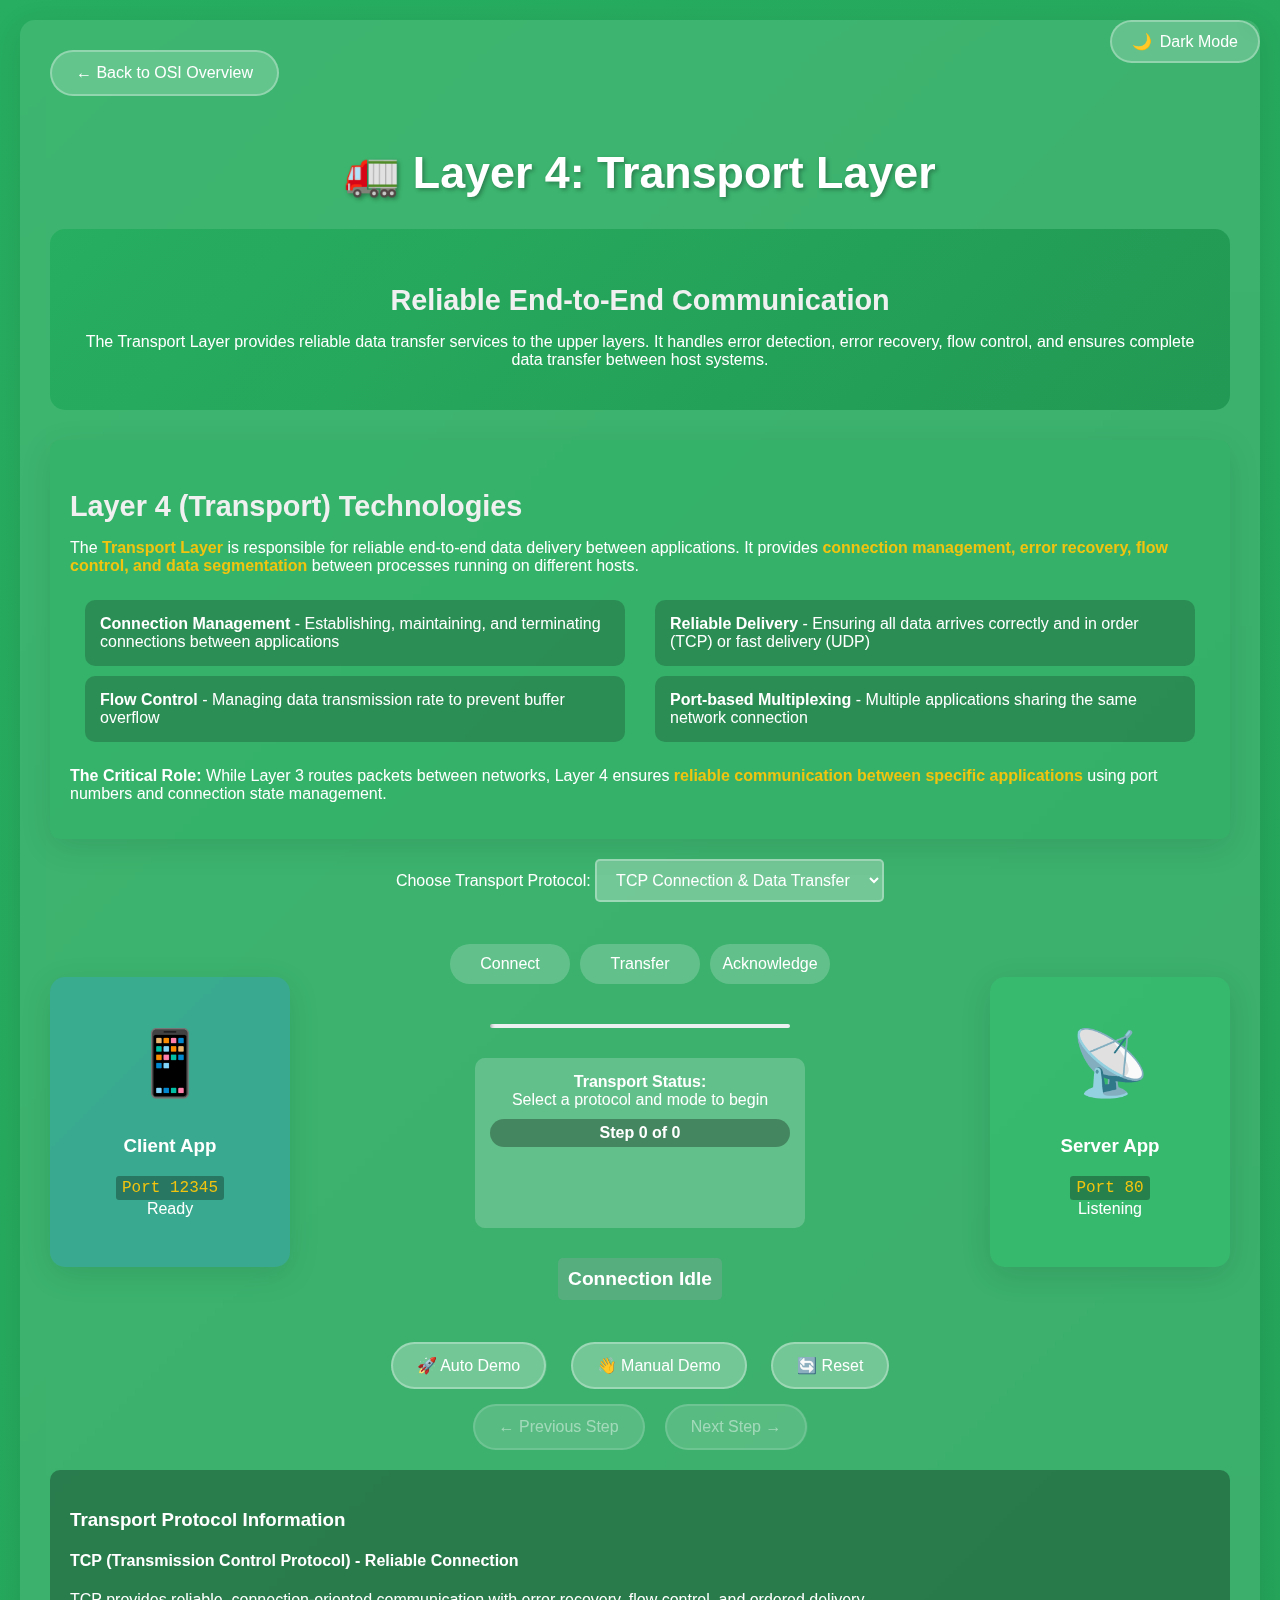
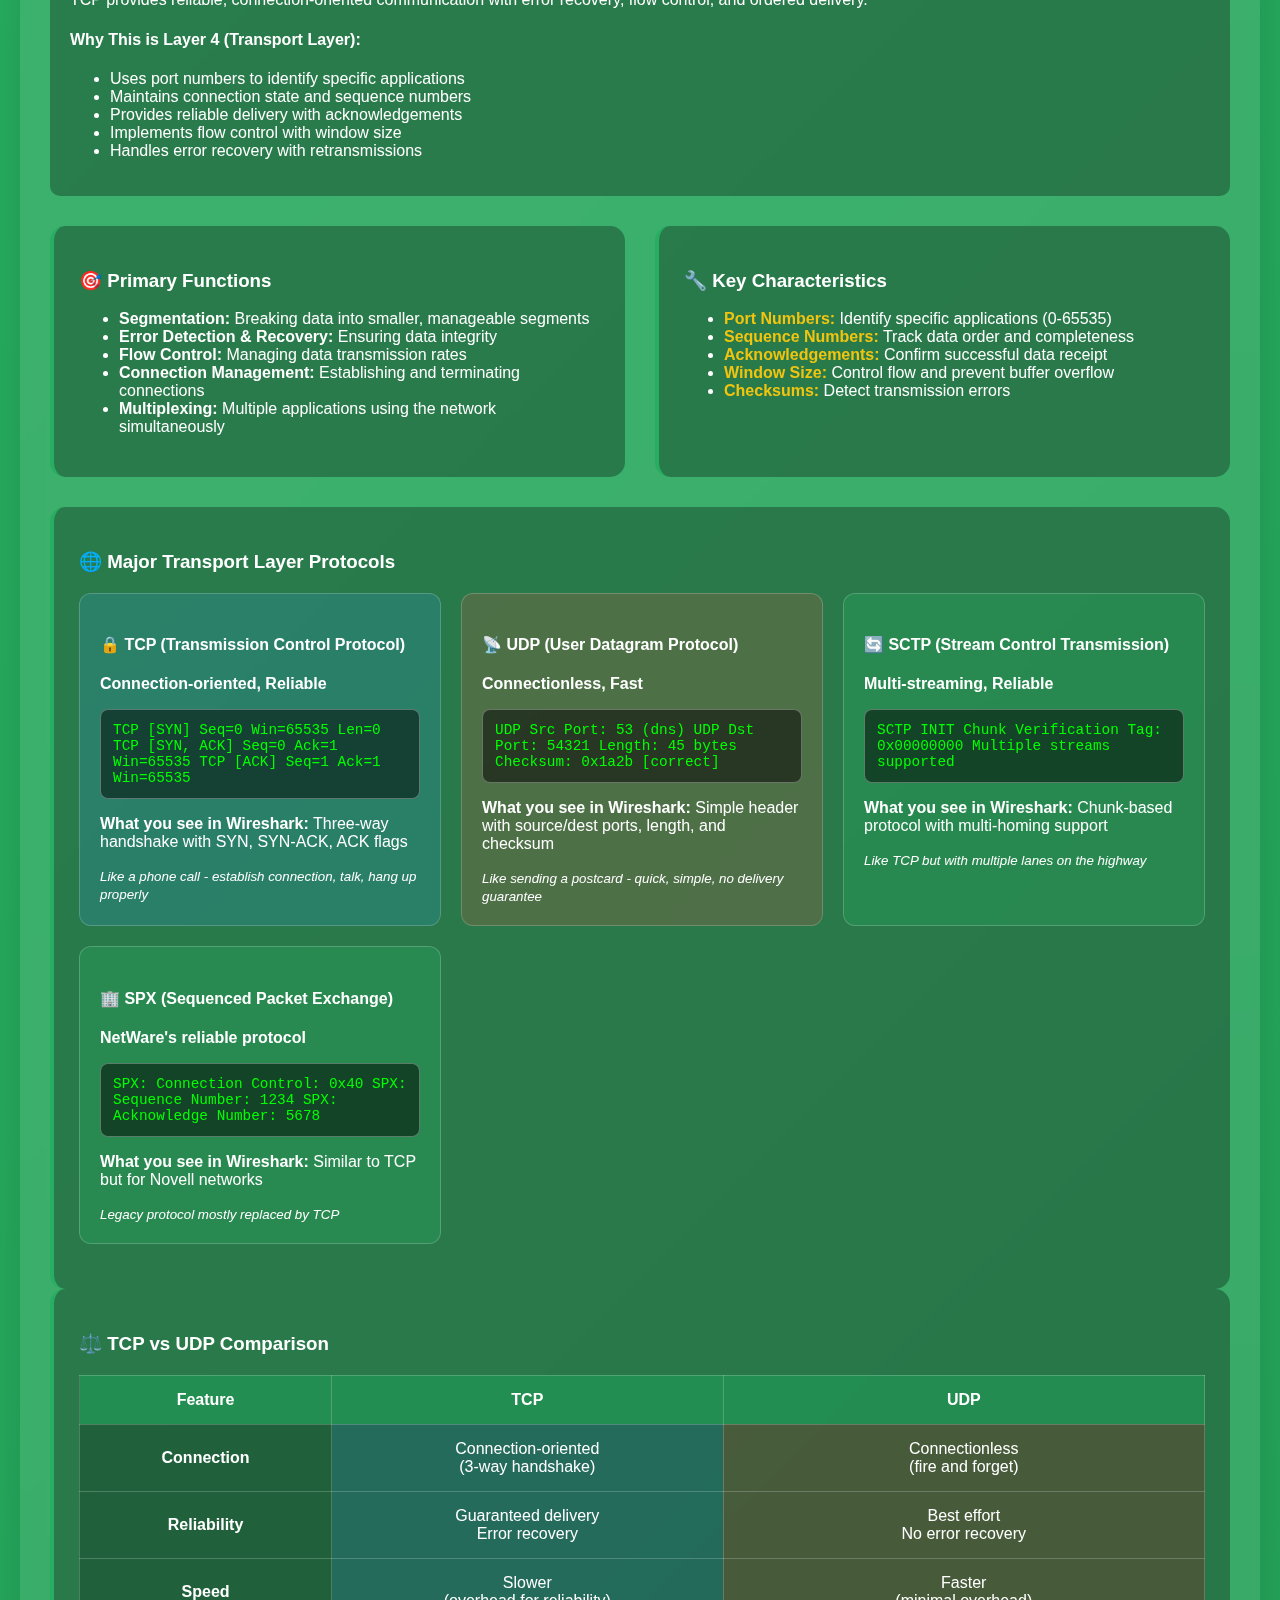
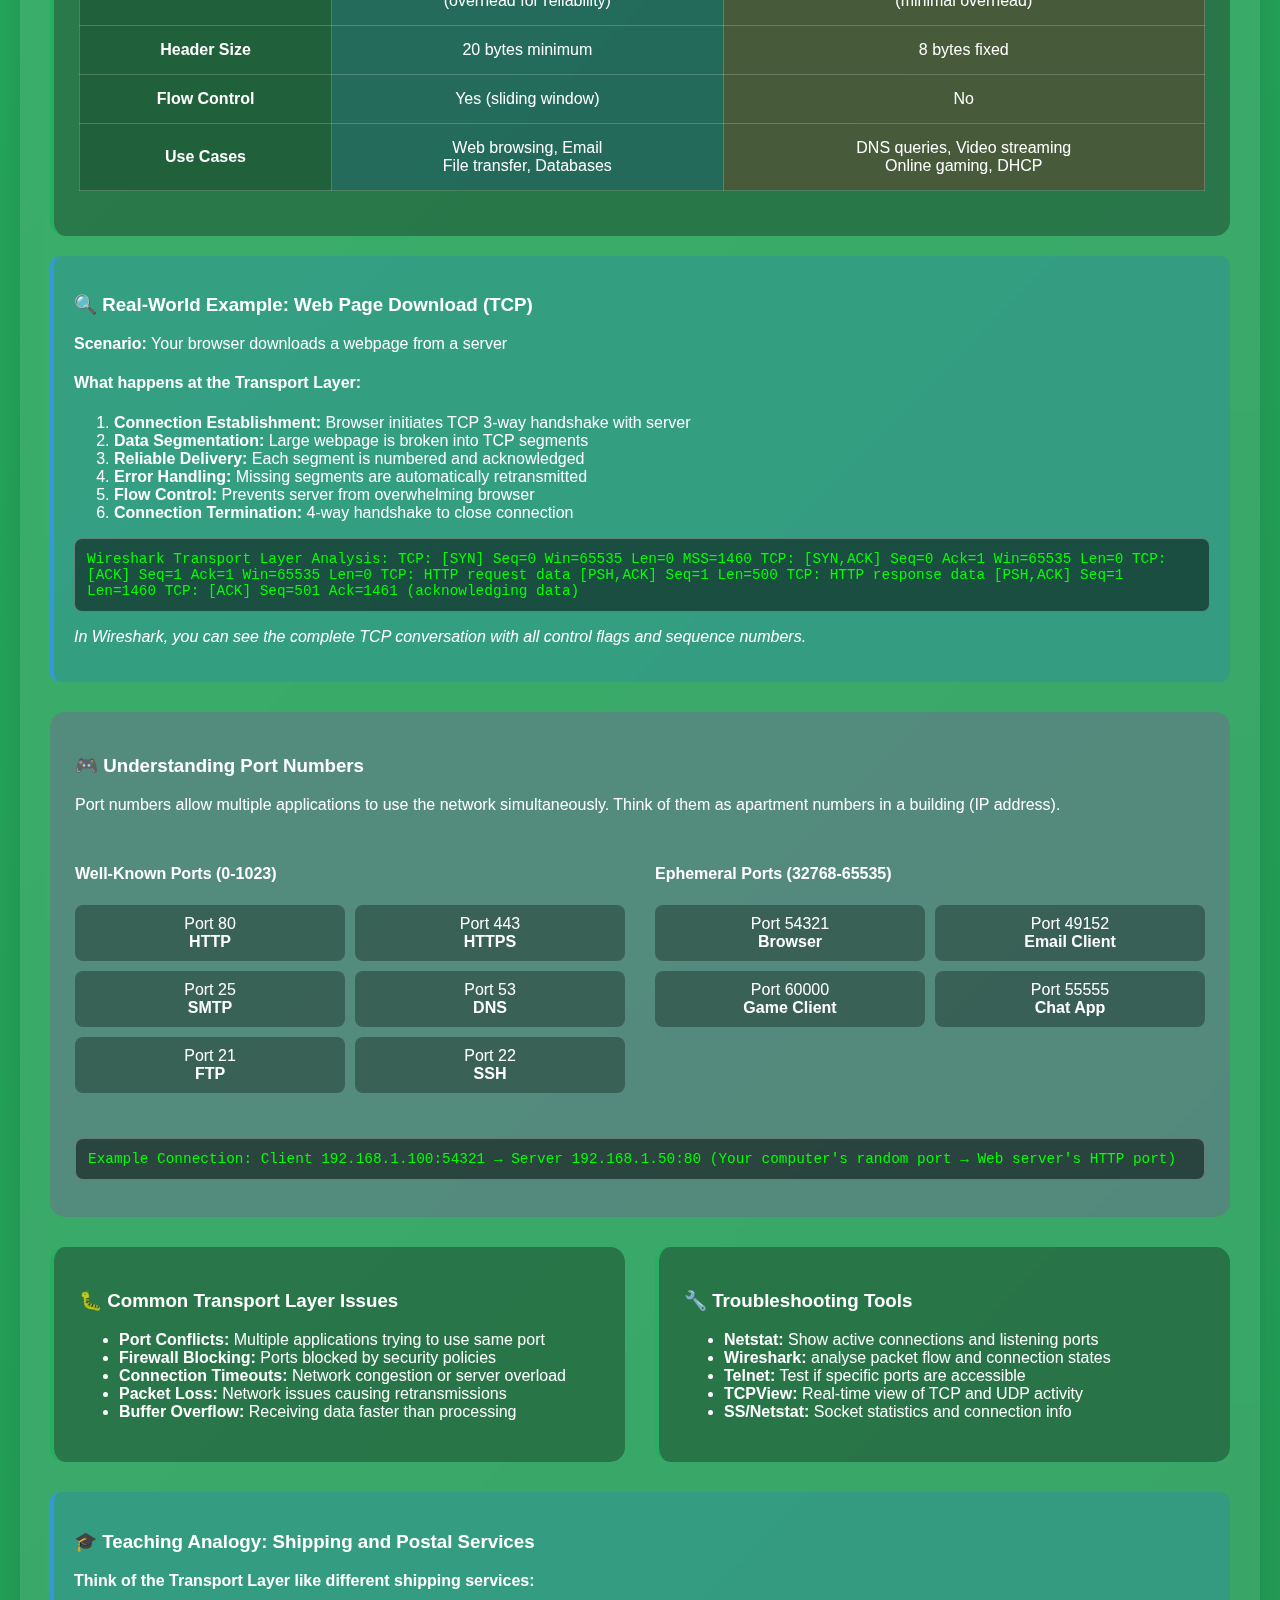
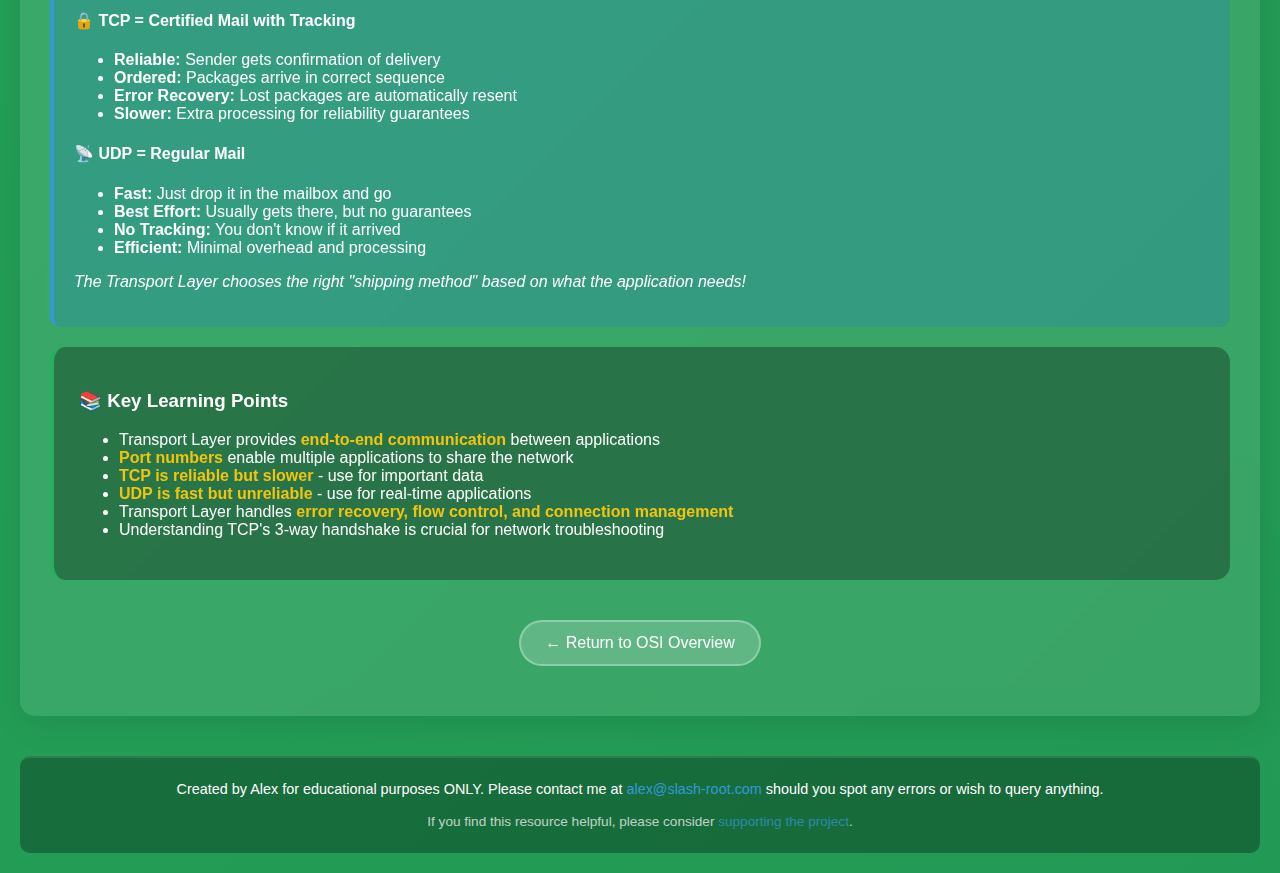
<file: layer4_transport.html>
<!DOCTYPE html>
<html lang="en">
<head>
    <meta charset="UTF-8">
    <meta name="viewport" content="width=device-width, initial-scale=1.0">
    <title>OSI Layer 4: Transport Layer Explained - TCP, UDP & Ports</title>
    <meta name="description" content="Learn OSI Layer 4 (Transport Layer) covering TCP vs UDP, port numbers, and reliability. Interactive demos of 3-way handshake and flow control.">
    <meta property="og:title" content="OSI Layer 4: Transport Layer Explained - TCP, UDP & Ports">
    <meta property="og:description" content="Learn OSI Layer 4 (Transport Layer) covering TCP vs UDP, port numbers, and reliability. Interactive demos of 3-way handshake and flow control.">
    <meta property="og:type" content="website">
    <meta property="og:url" content="https://osiexplain.com/layer4_transport.html">
    <meta name="twitter:card" content="summary">
    <meta name="twitter:title" content="OSI Layer 4: Transport Layer Explained - TCP, UDP & Ports">
    <meta name="twitter:description" content="Learn OSI Layer 4 (Transport Layer) covering TCP vs UDP, port numbers, and reliability.">
    <link rel="canonical" href="https://osiexplain.com/layer4_transport.html">
    <link rel="stylesheet" href="styles.css">
    <style>
        body {
            font-family: 'Segoe UI', Tahoma, Geneva, Verdana, sans-serif;
            margin: 0;
            padding: 20px;
            background: linear-gradient(135deg, #27ae60 0%, #229954 100%);
            color: white;
            min-height: 100vh;
        }

        a:focus-visible,
        button:focus-visible,
        select:focus-visible {
            outline: 3px solid #f1c40f;
            outline-offset: 3px;
        }
        
        .container {
            max-width: 1200px;
            margin: 0 auto;
            background: rgba(255, 255, 255, 0.1);
            border-radius: 15px;
            padding: 30px;
            backdrop-filter: blur(10px);
        }
        
        h1 {
            text-align: center;
            margin-bottom: 30px;
            font-size: 2.8em;
            text-shadow: 2px 2px 4px rgba(0,0,0,0.3);
        }
        
        .layer-header {
            background: linear-gradient(135deg, #27ae60, #229954);
            padding: 25px;
            border-radius: 15px;
            margin-bottom: 30px;
            text-align: center;
        }
        
        .content-grid {
            display: grid;
            grid-template-columns: repeat(auto-fit, minmax(350px, 1fr));
            gap: 30px;
            margin: 30px 0;
        }
        
        .content-box {
            background: rgba(0, 0, 0, 0.3);
            padding: 25px;
            border-radius: 15px;
            border-left: 4px solid #27ae60;
        }
        
        .protocols-list {
            display: grid;
            grid-template-columns: repeat(auto-fit, minmax(280px, 1fr));
            gap: 20px;
            margin: 20px 0;
        }
        
        .protocol-card {
            background: rgba(39, 174, 96, 0.3);
            padding: 20px;
            border-radius: 12px;
            border: 1px solid rgba(255, 255, 255, 0.2);
        }
        
        .wireshark-example {
            background: rgba(0, 0, 0, 0.5);
            border: 1px solid rgba(255, 255, 255, 0.3);
            border-radius: 8px;
            padding: 12px;
            margin: 12px 0;
            font-family: 'Courier New', monospace;
            color: #00ff00;
            font-size: 0.9em;
        }
        
        .example-box {
            background: rgba(41, 128, 185, 0.3);
            padding: 20px;
            border-radius: 10px;
            margin: 20px 0;
            border-left: 4px solid #3498db;
        }
        
        .back-button {
            background: rgba(255, 255, 255, 0.2);
            color: white;
            border: 2px solid rgba(255, 255, 255, 0.3);
            padding: 12px 24px;
            border-radius: 25px;
            cursor: pointer;
            font-size: 16px;
            transition: all 0.3s ease;
            text-decoration: none;
            display: inline-block;
            margin-bottom: 20px;
        }
        
        .back-button:hover {
            background: rgba(255, 255, 255, 0.3);
            transform: translateY(-2px);
        }
        
        .highlight {
            color: #f1c40f;
            font-weight: bold;
        }
        
        .comparison-table {
            width: 100%;
            border-collapse: collapse;
            margin: 20px 0;
            background: rgba(0, 0, 0, 0.2);
        }
        
        .comparison-table th, .comparison-table td {
            padding: 15px;
            border: 1px solid rgba(255, 255, 255, 0.2);
            text-align: center;
        }
        
        .comparison-table th {
            background: rgba(39, 174, 96, 0.6);
            font-weight: bold;
        }
        
        .tcp-column {
            background: rgba(52, 152, 219, 0.2);
        }
        
        .udp-column {
            background: rgba(231, 76, 60, 0.2);
        }
        
        .interactive-demo {
            background: rgba(142, 68, 173, 0.3);
            padding: 25px;
            border-radius: 15px;
            margin: 30px 0;
        }
        
        .port-examples {
            display: grid;
            grid-template-columns: repeat(auto-fit, minmax(200px, 1fr));
            gap: 10px;
            margin: 15px 0;
        }
        
        .port-example {
            background: rgba(0, 0, 0, 0.3);
            padding: 10px;
            border-radius: 8px;
            text-align: center;
        }
        
        /* Interactive Demo Styles */
        .layer4-explanation {
            background: rgba(39, 174, 96, 0.3);
            padding: 20px;
            border-radius: 10px;
            margin: 20px 0;
            box-shadow: 0 8px 32px rgba(0, 0, 0, 0.1);
        }
        
        .demo-area {
            display: flex;
            justify-content: space-between;
            align-items: center;
            margin: 20px 0;
            min-height: 400px;
        }
        
        .client-app, .server-app {
            width: 200px;
            height: 250px;
            background: rgba(255, 255, 255, 0.2);
            border-radius: 15px;
            display: flex;
            flex-direction: column;
            align-items: center;
            justify-content: center;
            padding: 20px;
            box-shadow: 0 8px 32px rgba(0, 0, 0, 0.1);
        }
        
        .client-app {
            background: rgba(52, 152, 219, 0.3);
        }
        
        .server-app {
            background: rgba(46, 204, 113, 0.3);
        }
        
        .device-icon {
            font-size: 4em;
            margin-bottom: 15px;
        }
        
        .transport-area {
            flex: 1;
            display: flex;
            flex-direction: column;
            align-items: center;
            justify-content: center;
            position: relative;
        }
        
        .connection-line {
            width: 300px;
            height: 4px;
            background: #ecf0f1;
            border-radius: 2px;
            position: relative;
            margin: 20px 0;
            overflow: hidden;
        }
        
        .transport-segment {
            width: 70px;
            height: 35px;
            background: #27ae60;
            border-radius: 3px;
            position: absolute;
            top: -15px;
            left: -70px;
            transition: all 2s ease;
            box-shadow: 0 2px 5px rgba(0,0,0,0.3);
            display: flex;
            align-items: center;
            justify-content: center;
            font-size: 0.6em;
            color: white;
        }
        
        .transport-segment.moving {
            left: 300px;
        }
        
        .transport-info {
            background: rgba(255, 255, 255, 0.2);
            padding: 15px;
            border-radius: 10px;
            margin: 10px 0;
            min-height: 140px;
            width: 300px;
            text-align: center;
        }
        
        .phase-indicator {
            display: flex;
            justify-content: center;
            margin: 20px 0;
        }
        
        .phase {
            width: 120px;
            height: 40px;
            background: rgba(255, 255, 255, 0.2);
            margin: 0 5px;
            border-radius: 20px;
            display: flex;
            align-items: center;
            justify-content: center;
            transition: all 0.3s ease;
        }
        
        .phase.active {
            background: rgba(46, 204, 113, 0.5);
            transform: scale(1.1);
        }
        
        .controls {
            text-align: center;
            margin: 20px 0;
        }
        
        .step-controls {
            display: flex;
            justify-content: center;
            margin-top: 15px;
        }
        
        .btn {
            background: rgba(255, 255, 255, 0.2);
            color: white;
            border: 2px solid rgba(255, 255, 255, 0.3);
            padding: 12px 24px;
            margin: 0 10px;
            border-radius: 25px;
            cursor: pointer;
            font-size: 16px;
            transition: all 0.3s ease;
            backdrop-filter: blur(5px);
        }
        
        .btn:hover:not(:disabled) {
            background: rgba(255, 255, 255, 0.3);
            transform: translateY(-2px);
        }
        
        .btn:disabled {
            opacity: 0.5;
            cursor: not-allowed;
        }
        
        .protocol-selector {
            margin: 20px 0;
            text-align: center;
        }
        
        select {
            background: rgba(255, 255, 255, 0.2);
            color: white;
            border: 2px solid rgba(255, 255, 255, 0.3);
            padding: 10px 15px;
            border-radius: 5px;
            font-size: 16px;
            backdrop-filter: blur(5px);
        }
        
        select option {
            background: #229954;
            color: white;
        }
        
        .status {
            text-align: center;
            font-size: 1.2em;
            margin: 20px 0;
            padding: 10px;
            border-radius: 5px;
            font-weight: bold;
        }
        
        .status.connecting {
            background: rgba(241, 196, 15, 0.3);
        }
        
        .status.transmitting {
            background: rgba(46, 204, 113, 0.3);
        }
        
        .status.idle {
            background: rgba(149, 165, 166, 0.3);
        }
        
        .wireshark-packet {
            background: rgba(0, 0, 0, 0.4);
            border: 1px solid rgba(255, 255, 255, 0.3);
            border-radius: 8px;
            padding: 16px 20px;
            margin: 12px 0;
            font-family: 'Courier New', monospace;
            font-size: 1.15em;
            color: #00ff00;
            white-space: pre-wrap;
            word-wrap: break-word;
            overflow-wrap: break-word;
            line-height: 1.6;
            min-height: 120px;
            max-height: 250px;
            overflow-x: auto;
            overflow-y: auto;
            width: 100%;
            box-sizing: border-box;
        }
        
        .packet-explanation {
            background: rgba(41, 128, 185, 0.3);
            padding: 10px;
            border-radius: 5px;
            margin: 5px 0;
            font-size: 0.9em;
            border-left: 4px solid #3498db;
        }
        
        .step-counter {
            background: rgba(0, 0, 0, 0.3);
            padding: 5px 15px;
            border-radius: 15px;
            margin: 10px 0;
            font-weight: bold;
        }
        
        .transport-characteristics {
            display: flex;
            flex-wrap: wrap;
            justify-content: space-around;
            margin: 20px 0;
        }
        
        .characteristic {
            background: rgba(0, 0, 0, 0.2);
            padding: 15px;
            margin: 5px;
            border-radius: 10px;
            width: calc(50% - 30px);
            box-sizing: border-box;
        }
        
        .protocol-info {
            background: rgba(0, 0, 0, 0.3);
            padding: 20px;
            border-radius: 10px;
            margin: 20px 0;
        }
        
        .port-number {
            font-family: 'Courier New', monospace;
            background: rgba(0, 0, 0, 0.3);
            padding: 3px 6px;
            border-radius: 3px;
            color: #f1c40f;
        }
        
        /* Dark Mode Toggle */
        .dark-mode-toggle{position:fixed;top:20px;right:20px;z-index:1000;background:rgba(255,255,255,0.2);border:2px solid rgba(255,255,255,0.3);border-radius:25px;padding:10px 20px;cursor:pointer;backdrop-filter:blur(10px);transition:all 0.3s ease;display:flex;align-items:center;gap:8px;font-size:16px;color:white;}
        .dark-mode-toggle:hover{background:rgba(255,255,255,0.3);transform:translateY(-2px);}
        body.dark-mode{background:linear-gradient(135deg,#1a1a1a 0%,#2d2d2d 100%);}
        body.dark-mode .container{background:rgba(0,0,0,0.4);}
        body.dark-mode .layer4-explanation,body.dark-mode .content-box,body.dark-mode .protocol-info,body.dark-mode .example-box,body.dark-mode .interactive-demo{background:rgba(0,0,0,0.5);}
    </style>
</head>
<body>
    <button type="button" class="dark-mode-toggle" onclick="toggleDarkMode()" title="Toggle Dark Mode" aria-label="Toggle dark mode" aria-pressed="false"><span id="darkModeIcon">🌙</span><span id="darkModeText">Dark Mode</span></button>
    <div class="container">
        <a href="index.html" class="back-button">← Back to OSI Overview</a>
        
        <h1>🚛 Layer 4: Transport Layer</h1>
        
        <div class="layer-header">
            <h2>Reliable End-to-End Communication</h2>
            <p>The Transport Layer provides reliable data transfer services to the upper layers. It handles error detection, error recovery, flow control, and ensures complete data transfer between host systems.</p>
        </div>
        
        <!-- Interactive Demo Section -->
        <div class="layer4-explanation">
            <h2>Layer 4 (Transport) Technologies</h2>
            <p>
                The <span class="highlight">Transport Layer</span> is responsible for reliable end-to-end data delivery between applications. 
                It provides <span class="highlight">connection management, error recovery, flow control, and data segmentation</span> 
                between processes running on different hosts.
            </p>
            
            <div class="transport-characteristics">
                <div class="characteristic">
                    <strong>Connection Management</strong> - Establishing, maintaining, and terminating connections between applications
                </div>
                <div class="characteristic">
                    <strong>Reliable Delivery</strong> - Ensuring all data arrives correctly and in order (TCP) or fast delivery (UDP)
                </div>
                <div class="characteristic">
                    <strong>Flow Control</strong> - Managing data transmission rate to prevent buffer overflow
                </div>
                <div class="characteristic">
                    <strong>Port-based Multiplexing</strong> - Multiple applications sharing the same network connection
                </div>
            </div>
            
            <p>
                <strong>The Critical Role:</strong> While Layer 3 routes packets between networks, Layer 4 ensures 
                <span class="highlight">reliable communication between specific applications</span> using port numbers 
                and connection state management.
            </p>
        </div>
        
        <div class="protocol-selector">
            <label for="protocolSelect">Choose Transport Protocol: </label>
            <select id="protocolSelect">
                <option value="tcp">TCP Connection & Data Transfer</option>
                <option value="udp">UDP Datagram Communication</option>
                <option value="tcp3way">TCP 3-Way Handshake</option>
                <option value="tcpclose">TCP Connection Termination</option>
                <option value="tcpflow">TCP Flow Control</option>
            </select>
        </div>
        
        <div class="demo-area">
            <div class="client-app">
                <div class="device-icon">📱</div>
                <h3>Client App</h3>
                <div class="port-number" id="clientPort">Port 12345</div>
                <div id="clientStatus">Ready</div>
            </div>
            
            <div class="transport-area">
                <div class="phase-indicator">
                    <div class="phase" id="phase1">Connect</div>
                    <div class="phase" id="phase2">Transfer</div>
                    <div class="phase" id="phase3">Acknowledge</div>
                </div>
                
                <div class="connection-line">
                    <div class="transport-segment" id="segment1">TCP</div>
                    <div class="transport-segment" id="segment2">TCP</div>
                </div>
                
                <div class="transport-info" id="transportInfo">
                    <strong>Transport Status:</strong>
                    <div id="statusText">Select a protocol and mode to begin</div>
                    <div id="stepCounter" class="step-counter">Step 0 of 0</div>
                    <div id="wiresharkExample" class="wireshark-packet" style="display:none;"></div>
                    <div id="packetExplanation" class="packet-explanation" style="display:none;"></div>
                </div>
                
                <div class="status idle" id="overallStatus">Connection Idle</div>
            </div>
            
            <div class="server-app">
                <div class="device-icon">📡</div>
                <h3>Server App</h3>
                <div class="port-number" id="serverPort">Port 80</div>
                <div id="serverStatus">Listening</div>
            </div>
        </div>
        
        <div class="controls">
            <button class="btn" id="startDemo" onclick="startDemo()">🚀 Auto Demo</button>
            <button class="btn" id="manualDemo" onclick="startManualDemo()">👋 Manual Demo</button>
            <button class="btn" onclick="resetDemo()">🔄 Reset</button>
            
            <div class="step-controls">
                <button class="btn" id="prevStepBtn" onclick="prevStep()" disabled>← Previous Step</button>
                <button class="btn" id="nextStepBtn" onclick="nextStep()" disabled>Next Step →</button>
            </div>
        </div>
        
        <div class="protocol-info" id="protocolDetails">
            <h3>Transport Protocol Information</h3>
            <div id="protocolDescription">Select a protocol and click "Protocol Details" to learn more.</div>
            <div id="layer4Evidence" style="margin-top: 15px;"></div>
        </div>
        
        <!-- End Interactive Demo Section -->
        
        <div class="content-grid">
            <div class="content-box">
                <h3>🎯 Primary Functions</h3>
                <ul>
                    <li><strong>Segmentation:</strong> Breaking data into smaller, manageable segments</li>
                    <li><strong>Error Detection & Recovery:</strong> Ensuring data integrity</li>
                    <li><strong>Flow Control:</strong> Managing data transmission rates</li>
                    <li><strong>Connection Management:</strong> Establishing and terminating connections</li>
                    <li><strong>Multiplexing:</strong> Multiple applications using the network simultaneously</li>
                </ul>
            </div>
            
            <div class="content-box">
                <h3>🔧 Key Characteristics</h3>
                <ul>
                    <li><span class="highlight">Port Numbers:</span> Identify specific applications (0-65535)</li>
                    <li><span class="highlight">Sequence Numbers:</span> Track data order and completeness</li>
                    <li><span class="highlight">Acknowledgements:</span> Confirm successful data receipt</li>
                    <li><span class="highlight">Window Size:</span> Control flow and prevent buffer overflow</li>
                    <li><span class="highlight">Checksums:</span> Detect transmission errors</li>
                </ul>
            </div>
        </div>
        
        <div class="content-box">
            <h3>🌐 Major Transport Layer Protocols</h3>
            <div class="protocols-list">
                <div class="protocol-card tcp-column">
                    <h4>🔒 TCP (Transmission Control Protocol)</h4>
                    <p><strong>Connection-oriented, Reliable</strong></p>
                    <div class="wireshark-example">TCP [SYN] Seq=0 Win=65535 Len=0
TCP [SYN, ACK] Seq=0 Ack=1 Win=65535
TCP [ACK] Seq=1 Ack=1 Win=65535</div>
                    <p><strong>What you see in Wireshark:</strong> Three-way handshake with SYN, SYN-ACK, ACK flags</p>
                    <small><em>Like a phone call - establish connection, talk, hang up properly</em></small>
                </div>
                
                <div class="protocol-card udp-column">
                    <h4>📡 UDP (User Datagram Protocol)</h4>
                    <p><strong>Connectionless, Fast</strong></p>
                    <div class="wireshark-example">UDP Src Port: 53 (dns)
UDP Dst Port: 54321
Length: 45 bytes
Checksum: 0x1a2b [correct]</div>
                    <p><strong>What you see in Wireshark:</strong> Simple header with source/dest ports, length, and checksum</p>
                    <small><em>Like sending a postcard - quick, simple, no delivery guarantee</em></small>
                </div>
                
                <div class="protocol-card">
                    <h4>🔄 SCTP (Stream Control Transmission)</h4>
                    <p><strong>Multi-streaming, Reliable</strong></p>
                    <div class="wireshark-example">SCTP INIT Chunk
Verification Tag: 0x00000000
Multiple streams supported</div>
                    <p><strong>What you see in Wireshark:</strong> Chunk-based protocol with multi-homing support</p>
                    <small><em>Like TCP but with multiple lanes on the highway</em></small>
                </div>
                
                <div class="protocol-card">
                    <h4>🏢 SPX (Sequenced Packet Exchange)</h4>
                    <p><strong>NetWare's reliable protocol</strong></p>
                    <div class="wireshark-example">SPX: Connection Control: 0x40
SPX: Sequence Number: 1234
SPX: Acknowledge Number: 5678</div>
                    <p><strong>What you see in Wireshark:</strong> Similar to TCP but for Novell networks</p>
                    <small><em>Legacy protocol mostly replaced by TCP</em></small>
                </div>
            </div>
        </div>
        
        <div class="content-box">
            <h3>⚖️ TCP vs UDP Comparison</h3>
            <table class="comparison-table">
                <tr>
                    <th>Feature</th>
                    <th class="tcp-column">TCP</th>
                    <th class="udp-column">UDP</th>
                </tr>
                <tr>
                    <td><strong>Connection</strong></td>
                    <td class="tcp-column">Connection-oriented<br>(3-way handshake)</td>
                    <td class="udp-column">Connectionless<br>(fire and forget)</td>
                </tr>
                <tr>
                    <td><strong>Reliability</strong></td>
                    <td class="tcp-column">Guaranteed delivery<br>Error recovery</td>
                    <td class="udp-column">Best effort<br>No error recovery</td>
                </tr>
                <tr>
                    <td><strong>Speed</strong></td>
                    <td class="tcp-column">Slower<br>(overhead for reliability)</td>
                    <td class="udp-column">Faster<br>(minimal overhead)</td>
                </tr>
                <tr>
                    <td><strong>Header Size</strong></td>
                    <td class="tcp-column">20 bytes minimum</td>
                    <td class="udp-column">8 bytes fixed</td>
                </tr>
                <tr>
                    <td><strong>Flow Control</strong></td>
                    <td class="tcp-column">Yes (sliding window)</td>
                    <td class="udp-column">No</td>
                </tr>
                <tr>
                    <td><strong>Use Cases</strong></td>
                    <td class="tcp-column">Web browsing, Email<br>File transfer, Databases</td>
                    <td class="udp-column">DNS queries, Video streaming<br>Online gaming, DHCP</td>
                </tr>
            </table>
        </div>
        
        <div class="example-box">
            <h3>🔍 Real-World Example: Web Page Download (TCP)</h3>
            <p><strong>Scenario:</strong> Your browser downloads a webpage from a server</p>
            
            <h4>What happens at the Transport Layer:</h4>
            <ol>
                <li><strong>Connection Establishment:</strong> Browser initiates TCP 3-way handshake with server</li>
                <li><strong>Data Segmentation:</strong> Large webpage is broken into TCP segments</li>
                <li><strong>Reliable Delivery:</strong> Each segment is numbered and acknowledged</li>
                <li><strong>Error Handling:</strong> Missing segments are automatically retransmitted</li>
                <li><strong>Flow Control:</strong> Prevents server from overwhelming browser</li>
                <li><strong>Connection Termination:</strong> 4-way handshake to close connection</li>
            </ol>
            
            <div class="wireshark-example">
Wireshark Transport Layer Analysis:
TCP: [SYN] Seq=0 Win=65535 Len=0 MSS=1460
TCP: [SYN,ACK] Seq=0 Ack=1 Win=65535 Len=0
TCP: [ACK] Seq=1 Ack=1 Win=65535 Len=0
TCP: HTTP request data [PSH,ACK] Seq=1 Len=500
TCP: HTTP response data [PSH,ACK] Seq=1 Len=1460
TCP: [ACK] Seq=501 Ack=1461 (acknowledging data)
</div>
            <p><em>In Wireshark, you can see the complete TCP conversation with all control flags and sequence numbers.</em></p>
        </div>
        
        <div class="interactive-demo">
            <h3>🎮 Understanding Port Numbers</h3>
            <p>Port numbers allow multiple applications to use the network simultaneously. Think of them as apartment numbers in a building (IP address).</p>
            
            <div class="content-grid">
                <div>
                    <h4>Well-Known Ports (0-1023)</h4>
                    <div class="port-examples">
                        <div class="port-example">Port 80<br><strong>HTTP</strong></div>
                        <div class="port-example">Port 443<br><strong>HTTPS</strong></div>
                        <div class="port-example">Port 25<br><strong>SMTP</strong></div>
                        <div class="port-example">Port 53<br><strong>DNS</strong></div>
                        <div class="port-example">Port 21<br><strong>FTP</strong></div>
                        <div class="port-example">Port 22<br><strong>SSH</strong></div>
                    </div>
                </div>
                
                <div>
                    <h4>Ephemeral Ports (32768-65535)</h4>
                    <div class="port-examples">
                        <div class="port-example">Port 54321<br><strong>Browser</strong></div>
                        <div class="port-example">Port 49152<br><strong>Email Client</strong></div>
                        <div class="port-example">Port 60000<br><strong>Game Client</strong></div>
                        <div class="port-example">Port 55555<br><strong>Chat App</strong></div>
                    </div>
                </div>
            </div>
            
            <div class="wireshark-example">
Example Connection:
Client 192.168.1.100:54321 → Server 192.168.1.50:80
(Your computer's random port → Web server's HTTP port)
</div>
        </div>
        
        <div class="content-grid">
            <div class="content-box">
                <h3>🐛 Common Transport Layer Issues</h3>
                <ul>
                    <li><strong>Port Conflicts:</strong> Multiple applications trying to use same port</li>
                    <li><strong>Firewall Blocking:</strong> Ports blocked by security policies</li>
                    <li><strong>Connection Timeouts:</strong> Network congestion or server overload</li>
                    <li><strong>Packet Loss:</strong> Network issues causing retransmissions</li>
                    <li><strong>Buffer Overflow:</strong> Receiving data faster than processing</li>
                </ul>
            </div>
            
            <div class="content-box">
                <h3>🔧 Troubleshooting Tools</h3>
                <ul>
                    <li><strong>Netstat:</strong> Show active connections and listening ports</li>
                    <li><strong>Wireshark:</strong> analyse packet flow and connection states</li>
                    <li><strong>Telnet:</strong> Test if specific ports are accessible</li>
                    <li><strong>TCPView:</strong> Real-time view of TCP and UDP activity</li>
                    <li><strong>SS/Netstat:</strong> Socket statistics and connection info</li>
                </ul>
            </div>
        </div>
        
        <div class="example-box">
            <h3>🎓 Teaching Analogy: Shipping and Postal Services</h3>
            <p><strong>Think of the Transport Layer like different shipping services:</strong></p>
            
            <h4>🔒 TCP = Certified Mail with Tracking</h4>
            <ul>
                <li><strong>Reliable:</strong> Sender gets confirmation of delivery</li>
                <li><strong>Ordered:</strong> Packages arrive in correct sequence</li>
                <li><strong>Error Recovery:</strong> Lost packages are automatically resent</li>
                <li><strong>Slower:</strong> Extra processing for reliability guarantees</li>
            </ul>
            
            <h4>📡 UDP = Regular Mail</h4>
            <ul>
                <li><strong>Fast:</strong> Just drop it in the mailbox and go</li>
                <li><strong>Best Effort:</strong> Usually gets there, but no guarantees</li>
                <li><strong>No Tracking:</strong> You don't know if it arrived</li>
                <li><strong>Efficient:</strong> Minimal overhead and processing</li>
            </ul>
            
            <p><em>The Transport Layer chooses the right "shipping method" based on what the application needs!</em></p>
        </div>
        
        <div class="content-box">
            <h3>📚 Key Learning Points</h3>
            <ul>
                <li>Transport Layer provides <span class="highlight">end-to-end communication</span> between applications</li>
                <li><span class="highlight">Port numbers</span> enable multiple applications to share the network</li>
                <li><span class="highlight">TCP is reliable but slower</span> - use for important data</li>
                <li><span class="highlight">UDP is fast but unreliable</span> - use for real-time applications</li>
                <li>Transport Layer handles <span class="highlight">error recovery, flow control, and connection management</span></li>
                <li>Understanding TCP's 3-way handshake is crucial for network troubleshooting</li>
            </ul>
        </div>
        
        <div style="text-align: center; margin-top: 40px;">
            <a href="index.html" class="back-button">← Return to OSI Overview</a>
        </div>
    </div>

    <script>
        let demoRunning = false;
        let currentPhase = 0;
        let currentStepIndex = 0;
        let currentProtocolSteps = [];
        let manualMode = false;
        
        const protocols = {
            tcp: {
                name: "TCP (Transmission Control Protocol) - Reliable Connection",
                description: "TCP provides reliable, connection-oriented communication with error recovery, flow control, and ordered delivery.",
                phases: [
                    {
                        text: "Client application creates TCP connection to server port 80",
                        wireshark: "TCP: Src Port: 12345 Dst Port: 80 [SYN] Seq=0 Len=0",
                        explanation: "Application requests connection using SYN flag (like knocking on server's door)"
                    },
                    {
                        text: "Server acknowledges and sends its own SYN",
                        wireshark: "TCP: Src Port: 80 Dst Port: 12345 [SYN,ACK] Seq=0 Ack=1 Len=0",
                        explanation: "Server responds 'I heard you, and I want to talk too' (SYN+ACK)"
                    },
                    {
                        text: "Client sends ACK to complete 3-way handshake",
                        wireshark: "TCP: Src Port: 12345 Dst Port: 80 [ACK] Seq=1 Ack=1 Len=0",
                        explanation: "Client confirms 'Connection established!' - now data can flow"
                    },
                    {
                        text: "Application data transmitted with sequence numbers",
                        wireshark: "TCP: Src Port: 12345 Dst Port: 80 [PSH,ACK] Seq=1 Ack=1 Len=1460",
                        explanation: "Data sent with sequence numbers for ordering and acknowledgment"
                    }
                ],
                layer4_evidence: [
                    "Uses port numbers to identify specific applications",
                    "Maintains connection state and sequence numbers",
                    "Provides reliable delivery with acknowledgements",
                    "Implements flow control with window size",
                    "Handles error recovery with retransmissions"
                ]
            },
            udp: {
                name: "UDP (User Datagram Protocol) - Fast Connectionless",
                description: "UDP provides fast, connectionless communication with minimal overhead but no reliability guarantees.",
                phases: [
                    {
                        text: "Application creates UDP datagram with destination port",
                        wireshark: "UDP: Src Port: 12345 Dst Port: 53 Length: 32",
                        explanation: "Application creates simple datagram - no connection setup needed"
                    },
                    {
                        text: "UDP header added with port numbers and checksum",
                        wireshark: "UDP Header: [Src Port: 12345] [Dst Port: 53] [Length: 32] [Checksum: 0x1234]",
                        explanation: "Minimal 8-byte header with just ports, length, and optional checksum"
                    },
                    {
                        text: "Datagram sent immediately without connection state",
                        wireshark: "IP: 192.168.1.100 → 8.8.8.8 UDP Length=32",
                        explanation: "Fire and forget - datagram sent with no acknowledgment expected"
                    },
                    {
                        text: "Application may or may not receive response",
                        wireshark: "UDP: Src Port: 53 Dst Port: 12345 Length: 48 (DNS Response)",
                        explanation: "If server responds, client gets data, but UDP doesn't guarantee it"
                    }
                ],
                layer4_evidence: [
                    "Uses port numbers for application identification",
                    "Connectionless - no state maintained between datagrams",
                    "Minimal overhead with simple 8-byte header",
                    "No reliability, ordering, or flow control mechanisms",
                    "Best effort delivery - fast but not guaranteed"
                ]
            },
            tcp3way: {
                name: "TCP 3-Way Handshake - Connection Establishment",
                description: "The TCP 3-way handshake establishes a reliable connection between client and server applications.",
                phases: [
                    {
                        text: "Client sends SYN with initial sequence number",
                        wireshark: "TCP: [SYN] Seq=1000 Win=64240 MSS=1460",
                        explanation: "Client: 'I want to connect. My starting sequence number is 1000.'"
                    },
                    {
                        text: "Server responds with SYN-ACK",
                        wireshark: "TCP: [SYN,ACK] Seq=2000 Ack=1001 Win=65535 MSS=1460",
                        explanation: "Server: 'I accept! My sequence is 2000, I got your 1000, expecting 1001 next.'"
                    },
                    {
                        text: "Client sends final ACK to complete handshake",
                        wireshark: "TCP: [ACK] Seq=1001 Ack=2001 Win=64240",
                        explanation: "Client: 'Confirmed! I got your 2000, expecting 2001 next. Connection ready!'"
                    },
                    {
                        text: "Connection established - applications can exchange data",
                        wireshark: "TCP Connection State: ESTABLISHED (Both directions)",
                        explanation: "Both client and server now have synchronized sequence numbers and can send data"
                    }
                ],
                layer4_evidence: [
                    "Establishes connection state before data transfer",
                    "Synchronizes sequence numbers for data ordering",
                    "Negotiates connection parameters (MSS, window size)",
                    "Ensures both endpoints are ready for communication",
                    "Required before any TCP data transfer can occur"
                ]
            },
            tcpclose: {
                name: "TCP Connection Termination - Graceful Shutdown",
                description: "TCP uses a 4-way handshake to gracefully terminate connections and ensure all data is received.",
                phases: [
                    {
                        text: "Client sends FIN to close its side of connection",
                        wireshark: "TCP: [FIN,ACK] Seq=1500 Ack=2500",
                        explanation: "Client: 'I'm done sending data' (half-close)"
                    },
                    {
                        text: "Server acknowledges the FIN",
                        wireshark: "TCP: [ACK] Seq=2500 Ack=1501",
                        explanation: "Server: 'I got your close request' (can still send data to client)"
                    },
                    {
                        text: "Server sends its own FIN when ready to close",
                        wireshark: "TCP: [FIN,ACK] Seq=2500 Ack=1501",
                        explanation: "Server: 'I'm also done sending data' (full close initiated)"
                    },
                    {
                        text: "Client sends final ACK to complete termination",
                        wireshark: "TCP: [ACK] Seq=1501 Ack=2501 (Connection closed)",
                        explanation: "Client: 'Confirmed closure' - connection fully terminated"
                    }
                ],
                layer4_evidence: [
                    "Graceful connection termination with proper cleanup",
                    "Ensures all data is delivered before closing",
                    "Both endpoints confirm closure",
                    "Prevents data loss during connection shutdown",
                    "Maintains connection integrity until the end"
                ]
            },
            tcpflow: {
                name: "TCP Flow Control - Window Management",
                description: "TCP uses sliding window flow control to prevent overwhelming the receiver and manage data transmission rate.",
                phases: [
                    {
                        text: "Receiver advertises available buffer space (window size)",
                        wireshark: "TCP: [ACK] Seq=2000 Ack=1000 Win=32768",
                        explanation: "Receiver: 'I can accept 32KB more data' (window advertisement)"
                    },
                    {
                        text: "Sender transmits data within the advertised window",
                        wireshark: "TCP: [PSH,ACK] Seq=1000 Ack=2000 Len=1460 Win=64240",
                        explanation: "Sender sends 1460 bytes, staying within the 32KB window limit"
                    },
                    {
                        text: "Receiver processes data and updates window size",
                        wireshark: "TCP: [ACK] Seq=2000 Ack=2460 Win=31308",
                        explanation: "Receiver: 'Got 1460 bytes, now I can accept 31KB more' (window slides)"
                    },
                    {
                        text: "Window shrinks to zero when receiver buffer is full",
                        wireshark: "TCP: [ACK] Seq=2000 Ack=5000 Win=0",
                        explanation: "Receiver: 'Buffer full! Stop sending until I process more data' (flow control)"
                    }
                ],
                layer4_evidence: [
                    "Prevents sender from overwhelming receiver's buffer",
                    "Dynamically adjusts transmission rate based on receiver capacity",
                    "Uses sliding window protocol for efficient data transfer",
                    "Maintains reliable delivery even under congestion",
                    "Essential for preventing packet loss due to buffer overflow"
                ]
            }
        };
        
        function startDemo() {
            if (demoRunning) return;
            
            const selectedProtocol = document.getElementById('protocolSelect').value;
            currentProtocolSteps = protocols[selectedProtocol].phases;
            currentStepIndex = 0;
            currentPhase = 0;
            demoRunning = true;
            manualMode = false;
            
            document.getElementById('startDemo').disabled = true;
            document.getElementById('manualDemo').disabled = true;
            
            runAutomaticDemo();
        }
        
        function startManualDemo() {
            if (demoRunning) return;
            
            const selectedProtocol = document.getElementById('protocolSelect').value;
            currentProtocolSteps = protocols[selectedProtocol].phases;
            currentStepIndex = 0;
            currentPhase = 0;
            demoRunning = true;
            manualMode = true;
            
            document.getElementById('startDemo').disabled = true;
            document.getElementById('manualDemo').disabled = true;
            document.getElementById('nextStepBtn').disabled = false;
            document.getElementById('prevStepBtn').disabled = true;
            
            updateDisplay();
        }
        
        function runAutomaticDemo() {
            if (currentStepIndex >= currentProtocolSteps.length) {
                resetDemo();
                return;
            }
            
            updateDisplay();
            animateSegment();
            
            setTimeout(() => {
                currentStepIndex++;
                currentPhase = (currentPhase + 1) % 3;
                if (demoRunning) {
                    runAutomaticDemo();
                }
            }, 3000);
        }
        
        function nextStep() {
            if (currentStepIndex >= currentProtocolSteps.length - 1) return;
            
            currentStepIndex++;
            currentPhase = (currentPhase + 1) % 3;
            updateDisplay();
            animateSegment();
            
            document.getElementById('prevStepBtn').disabled = false;
            if (currentStepIndex >= currentProtocolSteps.length - 1) {
                document.getElementById('nextStepBtn').disabled = true;
            }
        }
        
        function prevStep() {
            if (currentStepIndex <= 0) return;
            
            currentStepIndex--;
            currentPhase = (currentPhase - 1 + 3) % 3;
            updateDisplay();
            
            document.getElementById('nextStepBtn').disabled = false;
            if (currentStepIndex <= 0) {
                document.getElementById('prevStepBtn').disabled = true;
            }
        }
        
        function updateDisplay() {
            if (currentStepIndex >= currentProtocolSteps.length) {
                resetDemo();
                return;
            }
            
            const currentStep = currentProtocolSteps[currentStepIndex];
            
            // Update phase indicator
            document.querySelectorAll('.phase').forEach((phase, index) => {
                phase.classList.toggle('active', index === currentPhase);
            });
            
            // Update status text
            document.getElementById('statusText').textContent = currentStep.text;
            document.getElementById('stepCounter').textContent = `Step ${currentStepIndex + 1} of ${currentProtocolSteps.length}`;
            
            // Update Wireshark example
            const wiresharkDiv = document.getElementById('wiresharkExample');
            const explanationDiv = document.getElementById('packetExplanation');
            
            wiresharkDiv.textContent = currentStep.wireshark;
            wiresharkDiv.style.display = 'block';
            
            explanationDiv.textContent = currentStep.explanation;
            explanationDiv.style.display = 'block';
            
            // Update overall status
            const statusClass = ['connecting', 'transmitting', 'transmitting'][currentPhase];
            const statusText = ['Connection Setup', 'Data Transfer', 'Acknowledgment'][currentPhase];
            
            document.getElementById('overallStatus').className = `status ${statusClass}`;
            document.getElementById('overallStatus').textContent = statusText;
            
            // Update device status
            document.getElementById('clientStatus').textContent = 
                currentPhase === 0 ? 'Connecting...' : currentPhase === 1 ? 'Sending...' : 'Complete';
            document.getElementById('serverStatus').textContent = 
                currentPhase >= 2 ? 'Processing...' : 'Waiting';
        }
        
        function animateSegment() {
            const segment1 = document.getElementById('segment1');
            const segment2 = document.getElementById('segment2');
            
            // Reset positions
            segment1.classList.remove('moving');
            segment2.classList.remove('moving');
            
            // Trigger animation
            setTimeout(() => {
                segment1.classList.add('moving');
            }, 100);
            
            setTimeout(() => {
                segment2.classList.add('moving');
            }, 700);
        }
        
        function resetDemo() {
            demoRunning = false;
            currentStepIndex = 0;
            currentPhase = 0;
            manualMode = false;
            
            document.getElementById('startDemo').disabled = false;
            document.getElementById('manualDemo').disabled = false;
            document.getElementById('nextStepBtn').disabled = true;
            document.getElementById('prevStepBtn').disabled = true;
            
            // Reset display
            document.querySelectorAll('.phase').forEach(phase => {
                phase.classList.remove('active');
            });
            
            document.getElementById('statusText').textContent = 'Select a protocol and mode to begin';
            document.getElementById('stepCounter').textContent = 'Step 0 of 0';
            document.getElementById('wiresharkExample').style.display = 'none';
            document.getElementById('packetExplanation').style.display = 'none';
            
            document.getElementById('overallStatus').className = 'status idle';
            document.getElementById('overallStatus').textContent = 'Connection Idle';
            
            document.getElementById('clientStatus').textContent = 'Ready';
            document.getElementById('serverStatus').textContent = 'Listening';
            
            // Reset segment animations
            const segment1 = document.getElementById('segment1');
            const segment2 = document.getElementById('segment2');
            segment1.classList.remove('moving');
            segment2.classList.remove('moving');
        }
        
        function showDetails() {
            const selectedProtocol = document.getElementById('protocolSelect').value;
            const protocol = protocols[selectedProtocol];
            
            document.getElementById('protocolDescription').innerHTML = `
                <h4>${protocol.name}</h4>
                <p>${protocol.description}</p>
            `;
            
            const evidenceHtml = protocol.layer4_evidence
                .map(evidence => `<li>${evidence}</li>`)
                .join('');
            
            document.getElementById('layer4Evidence').innerHTML = `
                <h4>Why This is Layer 4 (Transport Layer):</h4>
                <ul>${evidenceHtml}</ul>
            `;
        }
        
        // Initialise
        showDetails();
        
    </script>
    <script src="main.js"></script>
    
    <footer class="site-footer">
        <p>Created by Alex for educational purposes ONLY. Please contact me at <a href="mailto:alex@slash-root.com">alex@slash-root.com</a> should you spot any errors or wish to query anything.</p>
        <p class="support-text">If you find this resource helpful, please consider <a href="https://buy.stripe.com/fZueVd5wY4ET99m2C6cZa02" target="_blank" rel="noopener noreferrer">supporting the project</a>.</p>
    </footer>
</body>
</html>
</file>
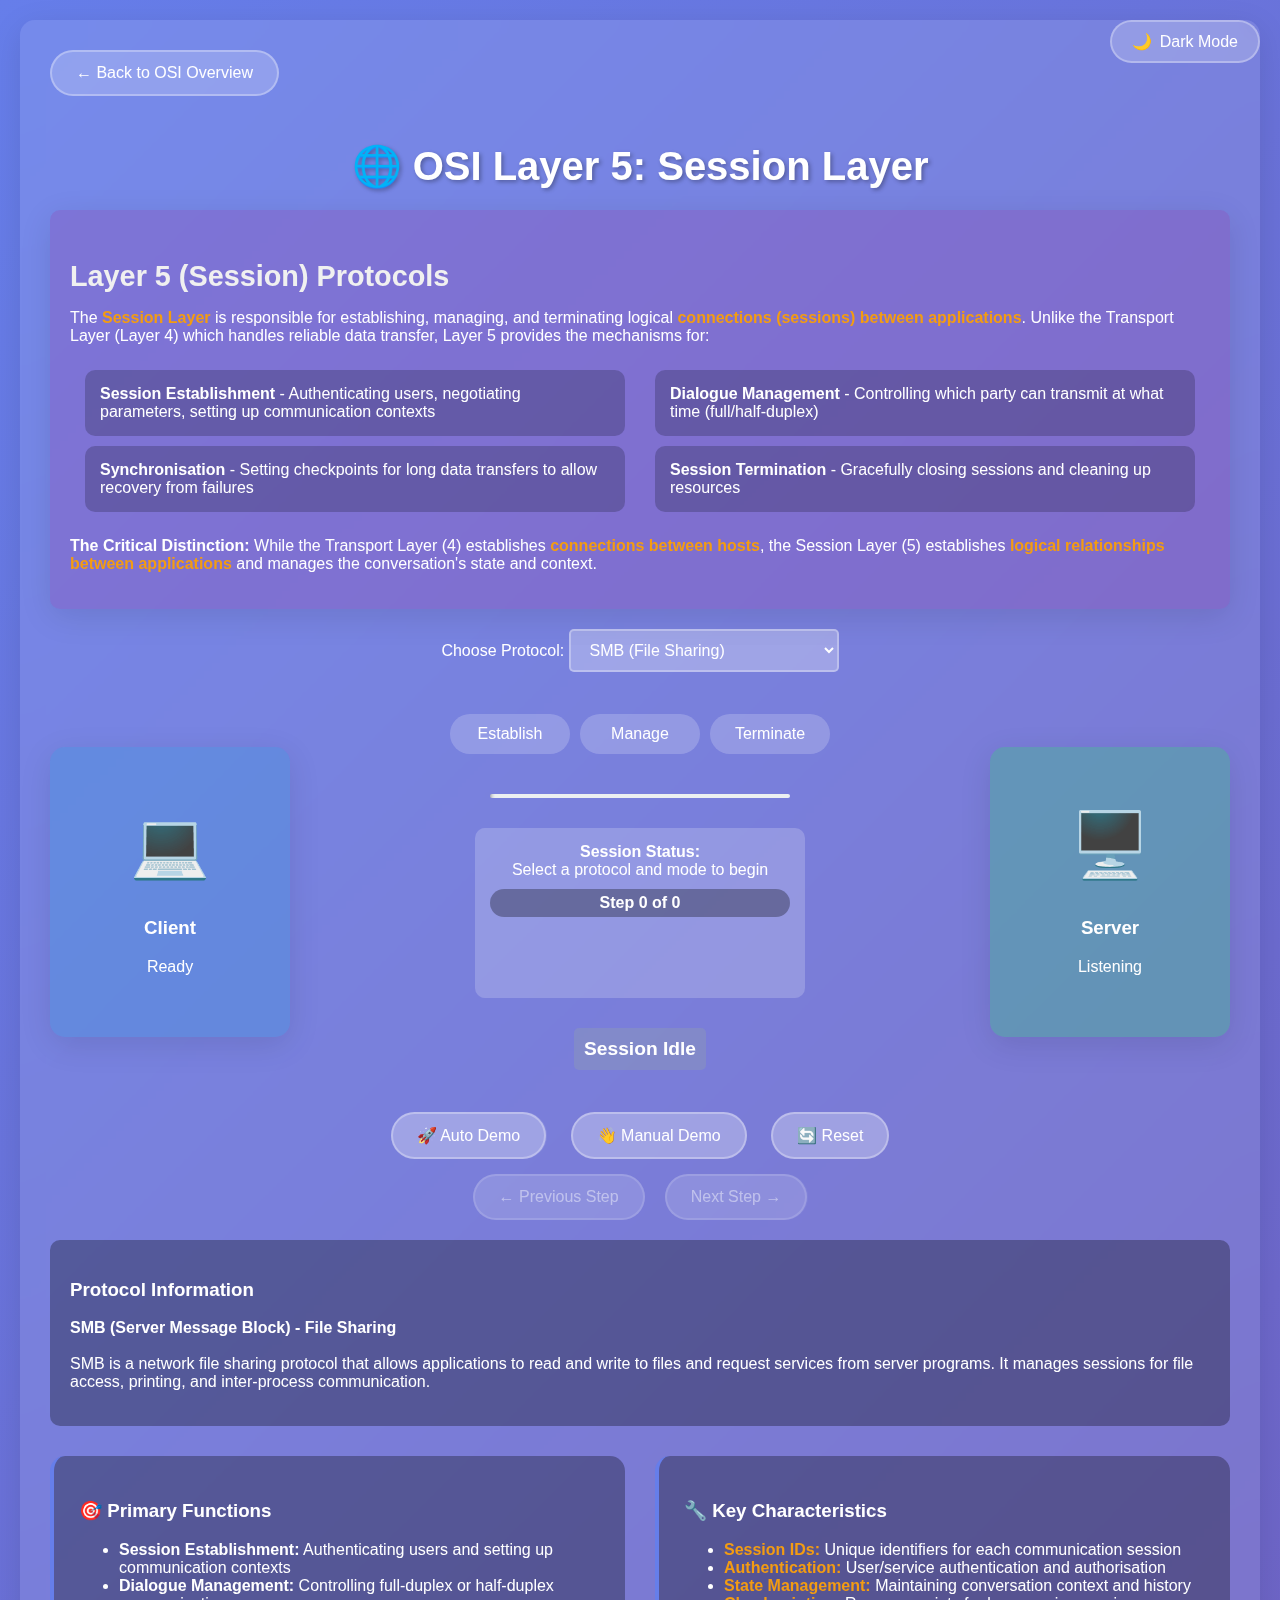
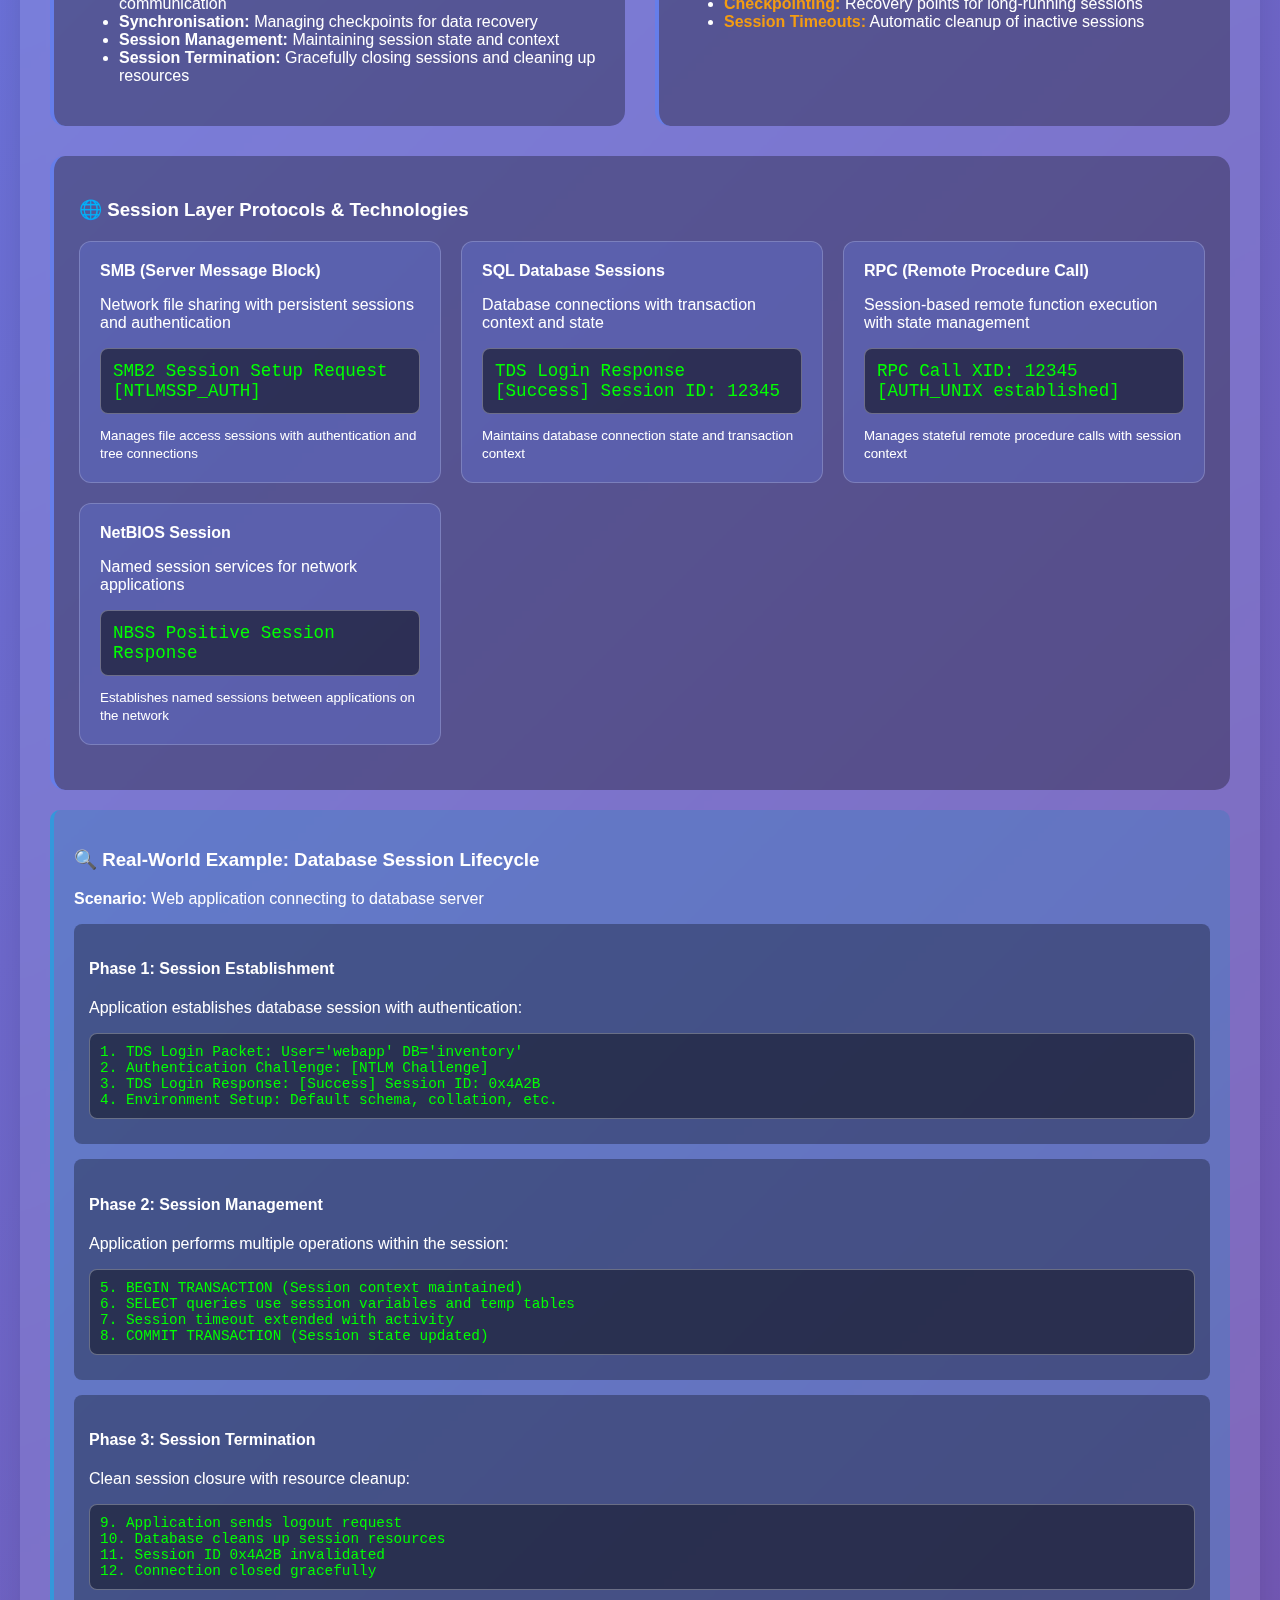
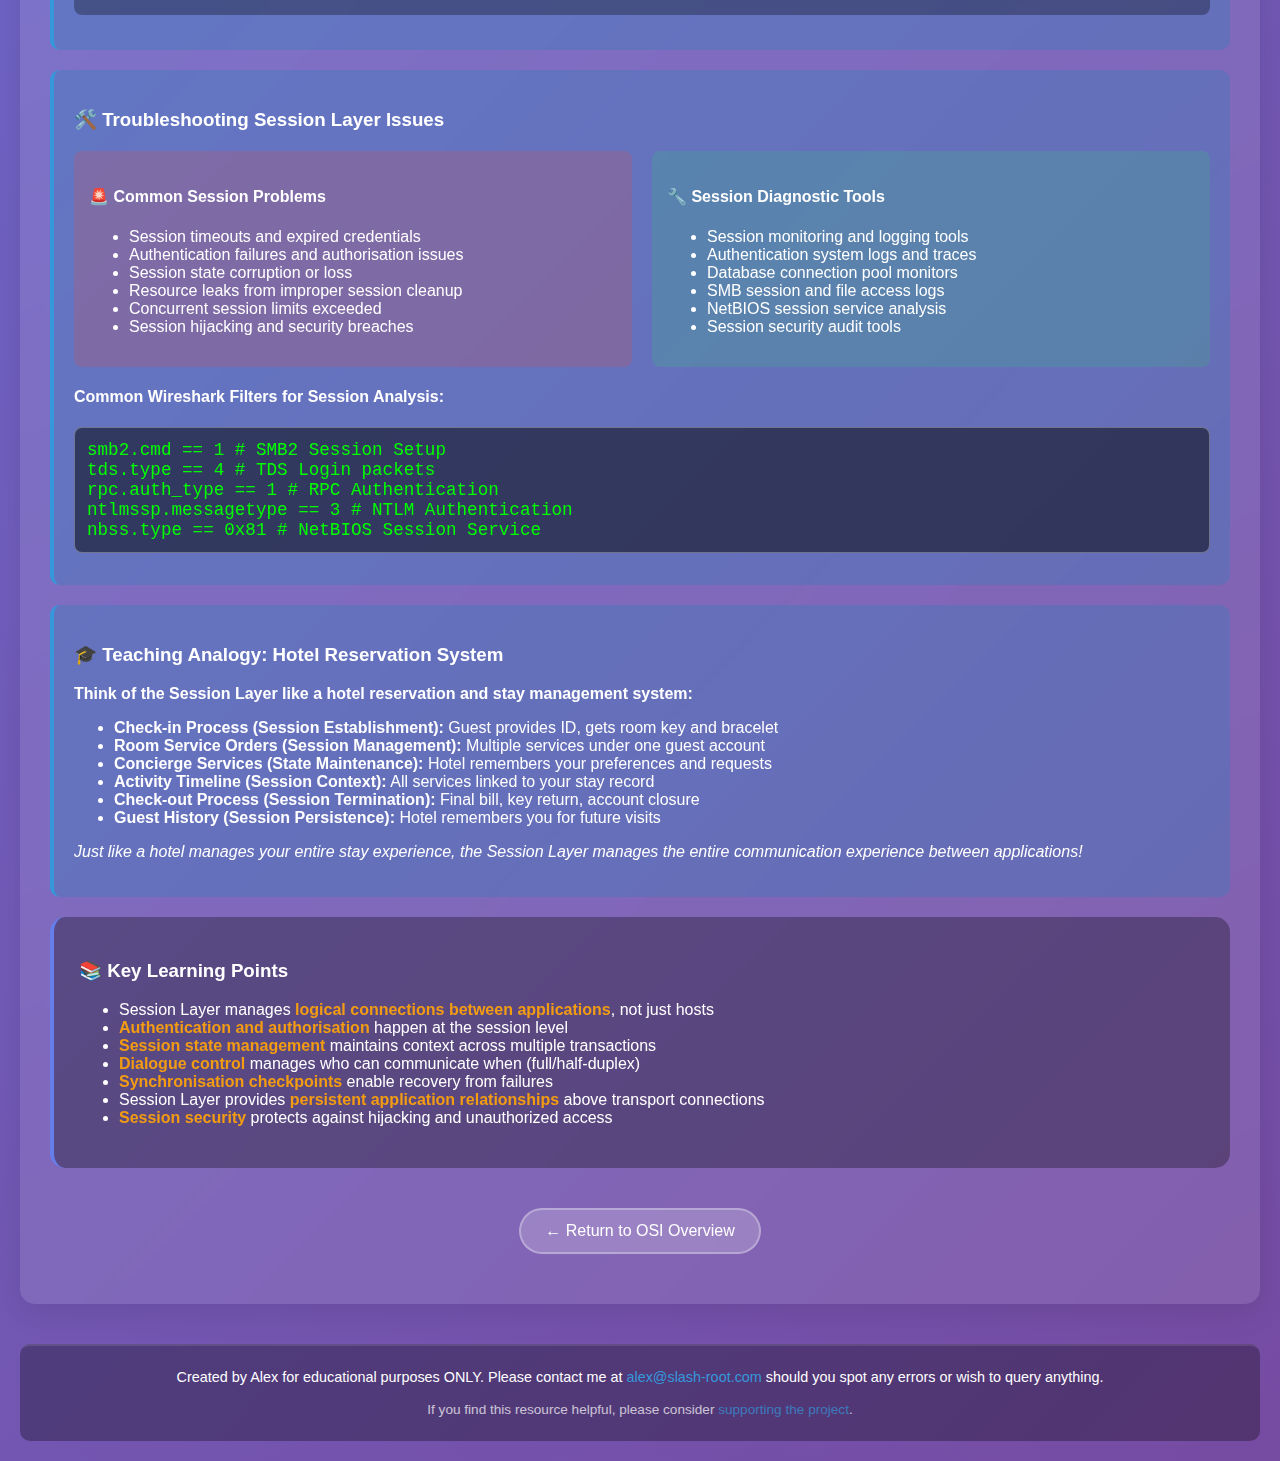
<file: layer5_session_demo.html>
<!DOCTYPE html>
<html lang="en">
<head>
    <meta charset="UTF-8">
    <meta name="viewport" content="width=device-width, initial-scale=1.0">
    <title>OSI Layer 5: Session Layer Explained - Managing Network Connections</title>
    <meta name="description" content="Understand OSI Layer 5 (Session Layer) responsible for establishing, managing, and terminating connections. Learn about session tokens and dialog control.">
    <meta property="og:title" content="OSI Layer 5: Session Layer Explained - Managing Network Connections">
    <meta property="og:description" content="Understand OSI Layer 5 (Session Layer) responsible for establishing, managing, and terminating connections. Learn about session tokens and dialog control.">
    <meta property="og:type" content="website">
    <meta property="og:url" content="https://osiexplain.com/layer5_session_demo.html">
    <meta name="twitter:card" content="summary">
    <meta name="twitter:title" content="OSI Layer 5: Session Layer Explained - Managing Network Connections">
    <meta name="twitter:description" content="Understand OSI Layer 5 (Session Layer) for establishing, managing, and terminating connections.">
    <link rel="canonical" href="https://osiexplain.com/layer5_session_demo.html">
    <link rel="stylesheet" href="styles.css">
    <style>
        body {
            font-family: 'Segoe UI', Tahoma, Geneva, Verdana, sans-serif;
            margin: 0;
            padding: 20px;
            background: linear-gradient(135deg, #667eea 0%, #764ba2 100%);
            color: white;
        }

        a:focus-visible,
        button:focus-visible,
        select:focus-visible {
            outline: 3px solid #f1c40f;
            outline-offset: 3px;
        }
        
        .container {
            max-width: 1200px;
            margin: 0 auto;
            background: rgba(255, 255, 255, 0.1);
            border-radius: 15px;
            padding: 30px;
            backdrop-filter: blur(10px);
        }
        
        h1 {
            text-align: center;
            margin-bottom: 20px;
            font-size: 2.5em;
            text-shadow: 2px 2px 4px rgba(0,0,0,0.3);
        }
        
        h2 {
            margin-top: 30px;
            margin-bottom: 15px;
            font-size: 1.8em;
            color: #f0f0f0;
        }
        
        .demo-area {
            display: flex;
            justify-content: space-between;
            align-items: center;
            margin: 20px 0;
            min-height: 400px;
        }
        
        .client, .server {
            width: 200px;
            height: 250px;
            background: rgba(255, 255, 255, 0.2);
            border-radius: 15px;
            display: flex;
            flex-direction: column;
            align-items: center;
            justify-content: center;
            padding: 20px;
            box-shadow: 0 8px 32px rgba(0, 0, 0, 0.1);
        }
        
        .client {
            background: rgba(52, 152, 219, 0.3);
        }
        
        .server {
            background: rgba(46, 204, 113, 0.3);
        }
        
        .device-icon {
            font-size: 4em;
            margin-bottom: 15px;
        }
        
        .connection-area {
            flex: 1;
            display: flex;
            flex-direction: column;
            align-items: center;
            justify-content: center;
            position: relative;
        }
        
        .session-line {
            width: 300px;
            height: 4px;
            background: #ecf0f1;
            border-radius: 2px;
            position: relative;
            margin: 20px 0;
            overflow: hidden;
        }
        
        .data-packet {
            width: 30px;
            height: 20px;
            background: #e74c3c;
            border-radius: 3px;
            position: absolute;
            top: -8px;
            left: -30px;
            transition: all 2s ease;
            box-shadow: 0 2px 5px rgba(0,0,0,0.3);
        }
        
        .data-packet.moving-right {
            left: 300px;
        }
        
        .data-packet.moving-left {
            left: -30px;
            background: #9b59b6;
        }
        
        .session-info {
            background: rgba(255, 255, 255, 0.2);
            padding: 15px;
            border-radius: 10px;
            margin: 10px 0;
            min-height: 140px;
            width: 300px;
            text-align: center;
        }
        
        .controls {
            text-align: center;
            margin: 20px 0;
        }
        
        .step-controls {
            display: flex;
            justify-content: center;
            margin-top: 15px;
        }
        
        .btn {
            background: rgba(255, 255, 255, 0.2);
            color: white;
            border: 2px solid rgba(255, 255, 255, 0.3);
            padding: 12px 24px;
            margin: 0 10px;
            border-radius: 25px;
            cursor: pointer;
            font-size: 16px;
            transition: all 0.3s ease;
            backdrop-filter: blur(5px);
        }
        
        .btn:hover:not(:disabled) {
            background: rgba(255, 255, 255, 0.3);
            transform: translateY(-2px);
        }
        
        .btn:disabled {
            opacity: 0.5;
            cursor: not-allowed;
        }
        
        .protocol-selector {
            margin: 20px 0;
            text-align: center;
        }
        
        select {
            background: rgba(255, 255, 255, 0.2);
            color: white;
            border: 2px solid rgba(255, 255, 255, 0.3);
            padding: 10px 15px;
            border-radius: 5px;
            font-size: 16px;
            backdrop-filter: blur(5px);
        }
        
        select option {
            background: #667eea;
            color: white;
        }
        
        .status {
            text-align: center;
            font-size: 1.2em;
            margin: 20px 0;
            padding: 10px;
            border-radius: 5px;
            font-weight: bold;
        }
        
        .status.establishing {
            background: rgba(241, 196, 15, 0.3);
        }
        
        .status.active {
            background: rgba(46, 204, 113, 0.3);
        }
        
        .status.terminating {
            background: rgba(231, 76, 60, 0.3);
        }
        
        .status.idle {
            background: rgba(149, 165, 166, 0.3);
        }
        
        .phase-indicator {
            display: flex;
            justify-content: center;
            margin: 20px 0;
        }
        
        .phase {
            width: 120px;
            height: 40px;
            background: rgba(255, 255, 255, 0.2);
            margin: 0 5px;
            border-radius: 20px;
            display: flex;
            align-items: center;
            justify-content: center;
            transition: all 0.3s ease;
        }
        
        .phase.active {
            background: rgba(46, 204, 113, 0.5);
            transform: scale(1.1);
        }
        
        .protocol-info {
            background: rgba(0, 0, 0, 0.3);
            padding: 20px;
            border-radius: 10px;
            margin: 20px 0;
        }
        
        .layer5-explanation {
            background: rgba(142, 68, 173, 0.3);
            padding: 20px;
            border-radius: 10px;
            margin: 20px 0;
            box-shadow: 0 8px 32px rgba(0, 0, 0, 0.1);
        }
        
        .step-counter {
            background: rgba(0, 0, 0, 0.3);
            padding: 5px 15px;
            border-radius: 15px;
            margin: 10px 0;
            font-weight: bold;
        }
        
        .session-characteristics {
            display: flex;
            flex-wrap: wrap;
            justify-content: space-around;
            margin: 20px 0;
        }
        
        .characteristic {
            background: rgba(0, 0, 0, 0.2);
            padding: 15px;
            margin: 5px;
            border-radius: 10px;
            width: calc(50% - 30px);
            box-sizing: border-box;
        }
        
        .highlight {
            color: #f39c12;
            font-weight: bold;
        }
        
        .wireshark-packet {
            background: rgba(0, 0, 0, 0.4);
            border: 1px solid rgba(255, 255, 255, 0.3);
            border-radius: 8px;
            padding: 16px 20px;
            margin: 12px 0;
            font-family: 'Courier New', monospace;
            font-size: 1.15em;
            color: #00ff00;
            white-space: pre-wrap;
            word-wrap: break-word;
            overflow-wrap: break-word;
            line-height: 1.6;
            min-height: 120px;
            max-height: 250px;
            overflow-x: auto;
            overflow-y: auto;
            width: 100%;
            box-sizing: border-box;
        }
        
        .packet-explanation {
            background: rgba(41, 128, 185, 0.3);
            padding: 10px;
            border-radius: 5px;
            margin: 5px 0;
            font-size: 0.9em;
            border-left: 4px solid #3498db;
        }
        
        .back-button {
            background: rgba(255, 255, 255, 0.2);
            color: white;
            border: 2px solid rgba(255, 255, 255, 0.3);
            padding: 12px 24px;
            border-radius: 25px;
            cursor: pointer;
            font-size: 16px;
            transition: all 0.3s ease;
            text-decoration: none;
            display: inline-block;
            margin-bottom: 20px;
        }
        
        .back-button:hover {
            background: rgba(255, 255, 255, 0.3);
            transform: translateY(-2px);
        }
        
        /* Dark Mode Toggle */
        .dark-mode-toggle{position:fixed;top:20px;right:20px;z-index:1000;background:rgba(255,255,255,0.2);border:2px solid rgba(255,255,255,0.3);border-radius:25px;padding:10px 20px;cursor:pointer;backdrop-filter:blur(10px);transition:all 0.3s ease;display:flex;align-items:center;gap:8px;font-size:16px;color:white;}
        .dark-mode-toggle:hover{background:rgba(255,255,255,0.3);transform:translateY(-2px);}
        body.dark-mode{background:linear-gradient(135deg,#1a1a1a 0%,#2d2d2d 100%);}
        body.dark-mode .container{background:rgba(0,0,0,0.4);}
        body.dark-mode .layer5-explanation,body.dark-mode .content-box,body.dark-mode .protocol-info,body.dark-mode .example-box{background:rgba(0,0,0,0.5);}
    </style>
</head>
<body>
    <button type="button" class="dark-mode-toggle" onclick="toggleDarkMode()" title="Toggle Dark Mode" aria-label="Toggle dark mode" aria-pressed="false"><span id="darkModeIcon">🌙</span><span id="darkModeText">Dark Mode</span></button>
    <div class="container">
        <a href="index.html" class="back-button">← Back to OSI Overview</a>
        
        <h1>🌐 OSI Layer 5: Session Layer</h1>
        
        <div class="layer5-explanation">
            <h2>Layer 5 (Session) Protocols</h2>
            <p>
                The <span class="highlight">Session Layer</span> is responsible for establishing, managing, and terminating 
                logical <span class="highlight">connections (sessions) between applications</span>. Unlike the Transport Layer (Layer 4) 
                which handles reliable data transfer, Layer 5 provides the mechanisms for:
            </p>
            
            <div class="session-characteristics">
                <div class="characteristic">
                    <strong>Session Establishment</strong> - Authenticating users, negotiating parameters, setting up communication contexts
                </div>
                <div class="characteristic">
                    <strong>Dialogue Management</strong> - Controlling which party can transmit at what time (full/half-duplex)
                </div>
                <div class="characteristic">
                    <strong>Synchronisation</strong> - Setting checkpoints for long data transfers to allow recovery from failures
                </div>
                <div class="characteristic">
                    <strong>Session Termination</strong> - Gracefully closing sessions and cleaning up resources
                </div>
            </div>
            
            <p>
                <strong>The Critical Distinction:</strong> While the Transport Layer (4) establishes <span class="highlight">connections between hosts</span>,
                the Session Layer (5) establishes <span class="highlight">logical relationships between applications</span> and manages 
                the conversation's state and context.
            </p>
        </div>
        
        <div class="protocol-selector">
            <label for="protocolSelect">Choose Protocol: </label>
            <select id="protocolSelect">
                <option value="smb">SMB (File Sharing)</option>
                <option value="sql">SQL Database Session</option>
                <option value="rpc">RPC (Remote Procedure Call)</option>
                <option value="netbios">NetBIOS Session</option>
            </select>
        </div>
        
        <div class="demo-area">
            <div class="client">
                <div class="device-icon">💻</div>
                <h3>Client</h3>
                <div id="clientStatus">Ready</div>
            </div>
            
            <div class="connection-area">
                <div class="phase-indicator">
                    <div class="phase" id="phase1">Establish</div>
                    <div class="phase" id="phase2">Manage</div>
                    <div class="phase" id="phase3">Terminate</div>
                </div>
                
                <div class="session-line">
                    <div class="data-packet" id="packet1"></div>
                    <div class="data-packet" id="packet2"></div>
                </div>
                
                <div class="session-info" id="sessionInfo">
                    <strong>Session Status:</strong>
                    <div id="statusText">Select a protocol and mode to begin</div>
                    <div id="stepCounter" class="step-counter">Step 0 of 0</div>
                    <div id="wiresharkExample" class="wireshark-packet" style="display:none;"></div>
                    <div id="packetExplanation" class="packet-explanation" style="display:none;"></div>
                </div>
                
                <div class="status idle" id="overallStatus">Session Idle</div>
            </div>
            
            <div class="server">
                <div class="device-icon">🖥️</div>
                <h3>Server</h3>
                <div id="serverStatus">Listening</div>
            </div>
        </div>
        
        <div class="controls">
            <button class="btn" id="startDemo" onclick="startDemo()">🚀 Auto Demo</button>
            <button class="btn" id="manualDemo" onclick="startManualDemo()">👋 Manual Demo</button>
            <button class="btn" onclick="resetDemo()">🔄 Reset</button>
            
            <div class="step-controls">
                <button class="btn" id="prevStepBtn" onclick="prevStep()" disabled>← Previous Step</button>
                <button class="btn" id="nextStepBtn" onclick="nextStep()" disabled>Next Step →</button>
            </div>
        </div>
        
        <div class="protocol-info" id="protocolDetails">
            <h3>Protocol Information</h3>
            <div id="protocolDescription">Select a protocol and click "Protocol Details" to learn more.</div>
            <div id="layer5Evidence" style="margin-top: 15px;"></div>
        </div>
        
        <!-- Comprehensive Educational Content -->
        <div class="content-grid" style="display: grid; grid-template-columns: repeat(auto-fit, minmax(350px, 1fr)); gap: 30px; margin: 30px 0;">
            <div class="content-box" style="background: rgba(0, 0, 0, 0.3); padding: 25px; border-radius: 15px; border-left: 4px solid #667eea;">
                <h3>🎯 Primary Functions</h3>
                <ul>
                    <li><strong>Session Establishment:</strong> Authenticating users and setting up communication contexts</li>
                    <li><strong>Dialogue Management:</strong> Controlling full-duplex or half-duplex communication</li>
                    <li><strong>Synchronisation:</strong> Managing checkpoints for data recovery</li>
                    <li><strong>Session Management:</strong> Maintaining session state and context</li>
                    <li><strong>Session Termination:</strong> Gracefully closing sessions and cleaning up resources</li>
                </ul>
            </div>
            
            <div class="content-box" style="background: rgba(0, 0, 0, 0.3); padding: 25px; border-radius: 15px; border-left: 4px solid #667eea;">
                <h3>🔧 Key Characteristics</h3>
                <ul>
                    <li><span class="highlight">Session IDs:</span> Unique identifiers for each communication session</li>
                    <li><span class="highlight">Authentication:</span> User/service authentication and authorisation</li>
                    <li><span class="highlight">State Management:</span> Maintaining conversation context and history</li>
                    <li><span class="highlight">Checkpointing:</span> Recovery points for long-running sessions</li>
                    <li><span class="highlight">Session Timeouts:</span> Automatic cleanup of inactive sessions</li>
                </ul>
            </div>
        </div>
        
        <div class="content-box" style="background: rgba(0, 0, 0, 0.3); padding: 25px; border-radius: 15px; border-left: 4px solid #667eea;">
            <h3>🌐 Session Layer Protocols & Technologies</h3>
            <div class="protocols-list" style="display: grid; grid-template-columns: repeat(auto-fit, minmax(300px, 1fr)); gap: 20px; margin: 20px 0;">
                <div class="protocol-card" style="background: rgba(102, 126, 234, 0.3); padding: 20px; border-radius: 12px; border: 1px solid rgba(255, 255, 255, 0.2);">
                    <strong>SMB (Server Message Block)</strong>
                    <p>Network file sharing with persistent sessions and authentication</p>
                    <div class="wireshark-example" style="background: rgba(0, 0, 0, 0.5); border: 1px solid rgba(255, 255, 255, 0.3); border-radius: 8px; padding: 12px; margin: 12px 0; font-family: 'Courier New', monospace; color: #00ff00; font-size: 1.1em;">SMB2 Session Setup Request [NTLMSSP_AUTH]</div>
                    <small>Manages file access sessions with authentication and tree connections</small>
                </div>
                
                <div class="protocol-card" style="background: rgba(102, 126, 234, 0.3); padding: 20px; border-radius: 12px; border: 1px solid rgba(255, 255, 255, 0.2);">
                    <strong>SQL Database Sessions</strong>
                    <p>Database connections with transaction context and state</p>
                    <div class="wireshark-example" style="background: rgba(0, 0, 0, 0.5); border: 1px solid rgba(255, 255, 255, 0.3); border-radius: 8px; padding: 12px; margin: 12px 0; font-family: 'Courier New', monospace; color: #00ff00; font-size: 1.1em;">TDS Login Response [Success] Session ID: 12345</div>
                    <small>Maintains database connection state and transaction context</small>
                </div>
                
                <div class="protocol-card" style="background: rgba(102, 126, 234, 0.3); padding: 20px; border-radius: 12px; border: 1px solid rgba(255, 255, 255, 0.2);">
                    <strong>RPC (Remote Procedure Call)</strong>
                    <p>Session-based remote function execution with state management</p>
                    <div class="wireshark-example" style="background: rgba(0, 0, 0, 0.5); border: 1px solid rgba(255, 255, 255, 0.3); border-radius: 8px; padding: 12px; margin: 12px 0; font-family: 'Courier New', monospace; color: #00ff00; font-size: 1.1em;">RPC Call XID: 12345 [AUTH_UNIX established]</div>
                    <small>Manages stateful remote procedure calls with session context</small>
                </div>
                
                <div class="protocol-card" style="background: rgba(102, 126, 234, 0.3); padding: 20px; border-radius: 12px; border: 1px solid rgba(255, 255, 255, 0.2);">
                    <strong>NetBIOS Session</strong>
                    <p>Named session services for network applications</p>
                    <div class="wireshark-example" style="background: rgba(0, 0, 0, 0.5); border: 1px solid rgba(255, 255, 255, 0.3); border-radius: 8px; padding: 12px; margin: 12px 0; font-family: 'Courier New', monospace; color: #00ff00; font-size: 1.1em;">NBSS Positive Session Response</div>
                    <small>Establishes named sessions between applications on the network</small>
                </div>
            </div>
        </div>
        
        <div class="example-box" style="background: rgba(41, 128, 185, 0.3); padding: 20px; border-radius: 10px; margin: 20px 0; border-left: 4px solid #3498db;">
            <h3>🔍 Real-World Example: Database Session Lifecycle</h3>
            <p><strong>Scenario:</strong> Web application connecting to database server</p>
            
            <div style="background: rgba(0, 0, 0, 0.3); padding: 15px; border-radius: 8px; margin: 15px 0;">
                <h4>Phase 1: Session Establishment</h4>
                <p>Application establishes database session with authentication:</p>
                <div class="wireshark-example" style="background: rgba(0, 0, 0, 0.4); border: 1px solid rgba(255, 255, 255, 0.3); border-radius: 8px; padding: 10px; margin: 10px 0; font-family: 'Courier New', monospace; color: #00ff00;">
                1. TDS Login Packet: User='webapp' DB='inventory'<br>
                2. Authentication Challenge: [NTLM Challenge]<br>
                3. TDS Login Response: [Success] Session ID: 0x4A2B<br>
                4. Environment Setup: Default schema, collation, etc.
                </div>
            </div>
            
            <div style="background: rgba(0, 0, 0, 0.3); padding: 15px; border-radius: 8px; margin: 15px 0;">
                <h4>Phase 2: Session Management</h4>
                <p>Application performs multiple operations within the session:</p>
                <div class="wireshark-example" style="background: rgba(0, 0, 0, 0.4); border: 1px solid rgba(255, 255, 255, 0.3); border-radius: 8px; padding: 10px; margin: 10px 0; font-family: 'Courier New', monospace; color: #00ff00;">
                5. BEGIN TRANSACTION (Session context maintained)<br>
                6. SELECT queries use session variables and temp tables<br>
                7. Session timeout extended with activity<br>
                8. COMMIT TRANSACTION (Session state updated)
                </div>
            </div>
            
            <div style="background: rgba(0, 0, 0, 0.3); padding: 15px; border-radius: 8px; margin: 15px 0;">
                <h4>Phase 3: Session Termination</h4>
                <p>Clean session closure with resource cleanup:</p>
                <div class="wireshark-example" style="background: rgba(0, 0, 0, 0.4); border: 1px solid rgba(255, 255, 255, 0.3); border-radius: 8px; padding: 10px; margin: 10px 0; font-family: 'Courier New', monospace; color: #00ff00;">
                9. Application sends logout request<br>
                10. Database cleans up session resources<br>
                11. Session ID 0x4A2B invalidated<br>
                12. Connection closed gracefully
                </div>
            </div>
        </div>
        
        <div class="example-box" style="background: rgba(41, 128, 185, 0.3); padding: 20px; border-radius: 10px; margin: 20px 0; border-left: 4px solid #3498db;">
            <h3>🛠️ Troubleshooting Session Layer Issues</h3>
            <div style="display: grid; grid-template-columns: repeat(auto-fit, minmax(300px, 1fr)); gap: 20px; margin: 20px 0;">
                <div style="background: rgba(231, 76, 60, 0.2); padding: 15px; border-radius: 8px;">
                    <h4>🚨 Common Session Problems</h4>
                    <ul>
                        <li>Session timeouts and expired credentials</li>
                        <li>Authentication failures and authorisation issues</li>
                        <li>Session state corruption or loss</li>
                        <li>Resource leaks from improper session cleanup</li>
                        <li>Concurrent session limits exceeded</li>
                        <li>Session hijacking and security breaches</li>
                    </ul>
                </div>
                
                <div style="background: rgba(46, 204, 113, 0.2); padding: 15px; border-radius: 8px;">
                    <h4>🔧 Session Diagnostic Tools</h4>
                    <ul>
                        <li>Session monitoring and logging tools</li>
                        <li>Authentication system logs and traces</li>
                        <li>Database connection pool monitors</li>
                        <li>SMB session and file access logs</li>
                        <li>NetBIOS session service analysis</li>
                        <li>Session security audit tools</li>
                    </ul>
                </div>
            </div>
            
            <h4>Common Wireshark Filters for Session Analysis:</h4>
            <div class="wireshark-example" style="background: rgba(0, 0, 0, 0.5); border: 1px solid rgba(255, 255, 255, 0.3); border-radius: 8px; padding: 12px; margin: 12px 0; font-family: 'Courier New', monospace; color: #00ff00; font-size: 1.1em;">
            smb2.cmd == 1                    # SMB2 Session Setup<br>
            tds.type == 4                    # TDS Login packets<br>
            rpc.auth_type == 1               # RPC Authentication<br>
            ntlmssp.messagetype == 3         # NTLM Authentication<br>
            nbss.type == 0x81                # NetBIOS Session Service
            </div>
        </div>
        
        <div class="example-box" style="background: rgba(41, 128, 185, 0.3); padding: 20px; border-radius: 10px; margin: 20px 0; border-left: 4px solid #3498db;">
            <h3>🎓 Teaching Analogy: Hotel Reservation System</h3>
            <p><strong>Think of the Session Layer like a hotel reservation and stay management system:</strong></p>
            <ul>
                <li><strong>Check-in Process (Session Establishment):</strong> Guest provides ID, gets room key and bracelet</li>
                <li><strong>Room Service Orders (Session Management):</strong> Multiple services under one guest account</li>
                <li><strong>Concierge Services (State Maintenance):</strong> Hotel remembers your preferences and requests</li>
                <li><strong>Activity Timeline (Session Context):</strong> All services linked to your stay record</li>
                <li><strong>Check-out Process (Session Termination):</strong> Final bill, key return, account closure</li>
                <li><strong>Guest History (Session Persistence):</strong> Hotel remembers you for future visits</li>
            </ul>
            <p><em>Just like a hotel manages your entire stay experience, the Session Layer manages the entire communication experience between applications!</em></p>
        </div>
        
        <div class="content-box" style="background: rgba(0, 0, 0, 0.3); padding: 25px; border-radius: 15px; border-left: 4px solid #667eea;">
            <h3>📚 Key Learning Points</h3>
            <ul>
                <li>Session Layer manages <span class="highlight">logical connections between applications</span>, not just hosts</li>
                <li><span class="highlight">Authentication and authorisation</span> happen at the session level</li>
                <li><span class="highlight">Session state management</span> maintains context across multiple transactions</li>
                <li><span class="highlight">Dialogue control</span> manages who can communicate when (full/half-duplex)</li>
                <li><span class="highlight">Synchronisation checkpoints</span> enable recovery from failures</li>
                <li>Session Layer provides <span class="highlight">persistent application relationships</span> above transport connections</li>
                <li><span class="highlight">Session security</span> protects against hijacking and unauthorized access</li>
            </ul>
        </div>
        
        <div style="text-align: center; margin-top: 40px;">
            <a href="index.html" class="back-button">← Return to OSI Overview</a>
        </div>
    </div>

    <script>
        let demoRunning = false;
        let currentPhase = 0;
        let currentStepIndex = 0;
        let currentProtocolSteps = [];
        let manualMode = false;
        
        const protocols = {
            smb: {
                name: "SMB (Server Message Block) - File Sharing",
                description: "SMB is a network file sharing protocol that allows applications to read and write to files and request services from server programs. It manages sessions for file access, printing, and inter-process communication.",
                phases: [
                    {
                        text: "Client sends SMB Negotiate request to establish protocol version",
                        wireshark: "SMB2 Negotiate Protocol Request",
                        explanation: "Client asks: 'What SMB versions do you support?' (like asking what language to speak)"
                    },
                    {
                        text: "Server responds with supported SMB dialects and capabilities",
                        wireshark: "SMB2 Negotiate Protocol Response",
                        explanation: "Server replies: 'I support SMB 2.1 and 3.0, here are my security features'"
                    },
                    {
                        text: "Client authenticates and sets up session",
                        wireshark: "SMB2 Session Setup Request (NTLMSSP)",
                        explanation: "Client proves who they are using username/password (like showing ID at hotel)"
                    },
                    {
                        text: "Session established - file operations can begin",
                        wireshark: "SMB2 Session Setup Response [STATUS_SUCCESS]",
                        explanation: "Server says 'Welcome! You're logged in as John_Smith, here's your session ID'"
                    },
                    {
                        text: "Client connects to a shared folder (Tree Connect)",
                        wireshark: "SMB2 Tree Connect Request (\\\\server\\share)",
                        explanation: "Client asks: 'Can I access the Documents folder?' (like asking for room key)"
                    },
                    {
                        text: "Client performs file operations (open/read/write)",
                        wireshark: "SMB2 Create Request / SMB2 Read Request",
                        explanation: "Client says: 'Open report.docx and let me read it' (using the established session)"
                    },
                    {
                        text: "Client disconnects from shared folder",
                        wireshark: "SMB2 Tree Disconnect Request",
                        explanation: "Client: 'I'm done with the Documents folder' (like returning room key)"
                    },
                    {
                        text: "Client logs off and terminates session",
                        wireshark: "SMB2 Logoff Request",
                        explanation: "Client: 'I'm logging out completely' (like checking out of hotel)"
                    }
                ],
                layer5_evidence: [
                    "Creates persistent authenticated session context with session IDs",
                    "Maintains state information across multiple file operations",
                    "Provides synchronisation for file access and locking",
                    "Handles session-level security context between client and server",
                    "Manages session establishment/termination separately from individual transfers",
                    "Implements session timeouts and keep-alive mechanisms"
                ]
            },
            sql: {
                name: "SQL Database Session",
                description: "SQL database sessions manage the connection between client applications and database servers, handling authentication, transaction management, and connection pooling.",
                phases: [
                    {
                        text: "Client initiates connection to database server",
                        wireshark: "MySQL/TDS Login Packet",
                        explanation: "Client: 'Hello database, I want to connect' (like calling a restaurant)"
                    },
                    {
                        text: "Server challenges client with authentication requirements",
                        wireshark: "MySQL/TDS Challenge Response",
                        explanation: "Server: 'Please provide username, password, and database name'"
                    },
                    {
                        text: "Client provides credentials and connection parameters",
                        wireshark: "MySQL/TDS Authentication Response",
                        explanation: "Client: 'I'm user john_doe, password is xyz123, connect me to sales_db'"
                    },
                    {
                        text: "Database session established with transaction context",
                        wireshark: "MySQL/TDS Login Response [Success]",
                        explanation: "Server: 'Welcome! Session ID 12345, transaction autocommit=ON'"
                    },
                    {
                        text: "Client executes SQL queries within session context",
                        wireshark: "MySQL Query Request: SELECT * FROM customers",
                        explanation: "Client runs queries knowing the database context and user permissions"
                    },
                    {
                        text: "Server maintains session state and transaction logs",
                        wireshark: "MySQL Result Set / TDS Response",
                        explanation: "Server tracks what user has done, temporary tables, locks held"
                    },
                    {
                        text: "Client commits/rolls back transactions",
                        wireshark: "MySQL Query: COMMIT / ROLLBACK",
                        explanation: "Client: 'Save all my changes' or 'Undo everything I just did'"
                    },
                    {
                        text: "Session closed and resources cleaned up",
                        wireshark: "MySQL/TDS Logout / Connection Close",
                        explanation: "Server frees memory, releases locks, closes temporary tables"
                    }
                ],
                layer5_evidence: [
                    "Maintains transactional context and consistency across multiple queries",
                    "Preserves client state information (variables, temporary tables, locks)",
                    "Handles session authentication separately from individual queries",
                    "Implements connection pooling for efficient session reuse",
                    "Provides checkpointing for transaction rollback/recovery",
                    "Manages session properties like isolation levels and read-only status"
                ]
            },
            rpc: {
                name: "RPC (Remote Procedure Call)",
                description: "RPC allows programs to execute procedures on remote systems as if they were local function calls. Sessions manage the communication context and state.",
                phases: [
                    {
                        text: "Client locates RPC service using portmapper",
                        wireshark: "Portmapper V2 GETPORT Call",
                        explanation: "Client: 'Where can I find the file service?' (like asking for directions)"
                    },
                    {
                        text: "Client establishes RPC session with server",
                        wireshark: "RPC Call XID:12345 (first call)",
                        explanation: "Client creates a conversation thread with unique ID (XID)"
                    },
                    {
                        text: "Authentication and authorisation performed",
                        wireshark: "RPC Auth: AUTH_UNIX credentials",
                        explanation: "Client proves identity: 'I'm user 1000 from machine workstation1'"
                    },
                    {
                        text: "RPC session context created with unique identifier",
                        wireshark: "RPC Reply XID:12345 [Success]",
                        explanation: "Server: 'OK, you're authenticated, your conversation ID is 12345'"
                    },
                    {
                        text: "Client makes remote procedure calls",
                        wireshark: "NFS V3 LOOKUP Call XID:12346",
                        explanation: "Client: 'Execute lookup_file('report.txt')' - like calling a function remotely"
                    },
                    {
                        text: "Server maintains session state between calls",
                        wireshark: "NFS V3 LOOKUP Reply XID:12346",
                        explanation: "Server remembers client context and returns results in the session"
                    },
                    {
                        text: "Session handles error recovery and timeouts",
                        wireshark: "RPC Retransmission / Duplicate Request",
                        explanation: "If network fails, session can detect and retry lost procedure calls"
                    },
                    {
                        text: "RPC session terminated",
                        wireshark: "TCP FIN (connection close)",
                        explanation: "Session ends when client closes connection - all context is cleaned up"
                    }
                ],
                layer5_evidence: [
                    "Creates and maintains a procedure call context between applications",
                    "Preserves state information between multiple remote procedure calls",
                    "Manages authentication and authorisation at session level",
                    "Handles dialogue control (who can call what and when)",
                    "Implements session recovery mechanisms for fault tolerance",
                    "Provides session termination that cleans up all resources properly"
                ]
            },
            netbios: {
                name: "NetBIOS Session Service",
                description: "NetBIOS provides session services for applications on a network, managing connections between NetBIOS names and handling session establishment/termination.",
                phases: [
                    {
                        text: "Client resolves NetBIOS name to network address",
                        wireshark: "NBNS Name Query NB WORKSTATION<00>",
                        explanation: "Client: 'What's the IP address of computer named WORKSTATION?' (like looking up phone number)"
                    },
                    {
                        text: "Client sends Session Request to target",
                        wireshark: "NBSS Session Request",
                        explanation: "Client: 'LAPTOP wants to start a session with WORKSTATION' (like requesting to speak)"
                    },
                    {
                        text: "Server responds with Session Accept/Reject",
                        wireshark: "NBSS Positive Session Response",
                        explanation: "Server: 'Yes, WORKSTATION accepts session from LAPTOP' (like answering the phone)"
                    },
                    {
                        text: "NetBIOS session established with session number",
                        wireshark: "NBSS Session Message (established)",
                        explanation: "Both sides now have a named session for applications to use"
                    },
                    {
                        text: "Applications exchange data through session",
                        wireshark: "SMB over NetBIOS Session",
                        explanation: "File sharing (SMB) now uses this NetBIOS session as transport"
                    },
                    {
                        text: "Session maintains flow control and sequencing",
                        wireshark: "NBSS Session Keep Alive",
                        explanation: "Session layer ensures data flows properly and connection stays alive"
                    },
                    {
                        text: "Either party can initiate session close",
                        wireshark: "NBSS Session End Request",
                        explanation: "Either computer can say 'I'm done with this conversation'"
                    },
                    {
                        text: "Session terminated and resources released",
                        wireshark: "TCP FIN/RST (underlying connection closes)",
                        explanation: "Session is cleanly closed, names are unregistered, memory freed"
                    }
                ],
                layer5_evidence: [
                    "Establishes named sessions between applications (not just hosts)",
                    "Provides session-level services above the transport layer",
                    "Manages session state with unique session numbers",
                    "Handles session-level flow control and error recovery",
                    "Implements session-specific name resolution services",
                    "Maintains bidirectional full-duplex communication context"
                ]
            }
        };
        
        function updateProtocolInfo() {
            const selected = document.getElementById('protocolSelect').value;
            const protocol = protocols[selected];
            
            document.getElementById('protocolDescription').innerHTML = `
                <strong>${protocol.name}</strong><br><br>
                ${protocol.description}
            `;
            
            document.getElementById('layer5Evidence').innerHTML = "";
        }
        
        function showDetails() {
            const selected = document.getElementById('protocolSelect').value;
            const protocol = protocols[selected];
            
            let phasesList = protocol.phases.map((phase, index) => 
                `<li><strong>Step ${index + 1}:</strong> ${phase.text}</li>`
            ).join('');
            
            let evidenceList = protocol.layer5_evidence.map((evidence) => 
                `<li>${evidence}</li>`
            ).join('');
            
            document.getElementById('protocolDescription').innerHTML = `
                <strong>${protocol.name}</strong><br><br>
                ${protocol.description}<br><br>
                <strong>Session Phases:</strong>
                <ol style="text-align: left; margin-left: 20px;">
                    ${phasesList}
                </ol>
            `;
            
            document.getElementById('layer5Evidence').innerHTML = `
                <strong>Why This Is a Layer 5 (Session) Protocol:</strong>
                <ul style="text-align: left; margin-left: 20px;">
                    ${evidenceList}
                </ul>
            `;
        }
        
        function startManualDemo() {
            if (demoRunning) return;
            
            manualMode = true;
            currentStepIndex = 0;
            const selected = document.getElementById('protocolSelect').value;
            const protocol = protocols[selected];
            currentProtocolSteps = protocol.phases;
            
            document.getElementById('nextStepBtn').disabled = false;
            document.getElementById('prevStepBtn').disabled = true;
            document.getElementById('startDemo').disabled = true;
            document.getElementById('manualDemo').disabled = true;
            
            showStep(0);
        }
        
        function nextStep() {
            if (currentStepIndex < currentProtocolSteps.length - 1) {
                currentStepIndex++;
                showStep(currentStepIndex);
                
                document.getElementById('prevStepBtn').disabled = false;
                
                if (currentStepIndex === currentProtocolSteps.length - 1) {
                    document.getElementById('nextStepBtn').textContent = 'Complete Demo';
                }
            } else {
                document.getElementById('overallStatus').className = 'status idle';
                document.getElementById('overallStatus').textContent = 'Manual Demo Complete';
                resetManualControls();
            }
        }
        
        function prevStep() {
            if (currentStepIndex > 0) {
                currentStepIndex--;
                showStep(currentStepIndex);
                
                document.getElementById('nextStepBtn').disabled = false;
                document.getElementById('nextStepBtn').textContent = 'Next Step →';
                
                if (currentStepIndex === 0) {
                    document.getElementById('prevStepBtn').disabled = true;
                }
            }
        }
        
        function showStep(stepIndex) {
            const step = currentProtocolSteps[stepIndex];
            document.getElementById('statusText').textContent = step.text;
            document.getElementById('stepCounter').textContent = `Step ${stepIndex + 1} of ${currentProtocolSteps.length}`;
            
            // Show Wireshark packet and explanation
            document.getElementById('wiresharkExample').style.display = 'block';
            document.getElementById('wiresharkExample').textContent = step.wireshark;
            document.getElementById('packetExplanation').style.display = 'block';
            document.getElementById('packetExplanation').textContent = step.explanation;
            
            // Determine phase
            let phaseNum = 1;
            let statusText = "Establishing Session";
            let statusClass = "establishing";
            
            if (stepIndex >= 3 && stepIndex < 6) {
                phaseNum = 2;
                statusText = "Managing Session";
                statusClass = "active";
            } else if (stepIndex >= 6) {
                phaseNum = 3;
                statusText = "Terminating Session";
                statusClass = "terminating";
            }
            
            // Update phase indicator
            document.querySelectorAll('.phase').forEach(p => p.classList.remove('active'));
            document.getElementById(`phase${phaseNum}`).classList.add('active');
            
            // Update status
            document.getElementById('overallStatus').className = `status ${statusClass}`;
            document.getElementById('overallStatus').textContent = statusText;
            
            // Animate packet
            animatePacketForStep(stepIndex);
        }
        
        function animatePacketForStep(stepIndex) {
            const packet = stepIndex % 2 === 0 ? document.getElementById('packet1') : document.getElementById('packet2');
            const isClientToServer = stepIndex % 2 === 0;
            
            // Reset packets
            document.querySelectorAll('.data-packet').forEach(p => {
                p.classList.remove('moving-right', 'moving-left');
            });
            
            setTimeout(() => {
                if (isClientToServer) {
                    packet.style.background = '#e74c3c';
                    packet.classList.add('moving-right');
                    document.getElementById('clientStatus').textContent = 'Sending...';
                    document.getElementById('serverStatus').textContent = 'Receiving...';
                } else {
                    packet.style.background = '#9b59b6';
                    packet.classList.add('moving-left');
                    document.getElementById('clientStatus').textContent = 'Receiving...';
                    document.getElementById('serverStatus').textContent = 'Sending...';
                }
                
                setTimeout(() => {
                    document.getElementById('clientStatus').textContent = 'Ready';
                    document.getElementById('serverStatus').textContent = 'Ready';
                }, 1800);
            }, 200);
        }
        
        function resetManualControls() {
            manualMode = false;
            document.getElementById('nextStepBtn').disabled = true;
            document.getElementById('prevStepBtn').disabled = true;
            document.getElementById('startDemo').disabled = false;
            document.getElementById('manualDemo').disabled = false;
            document.getElementById('nextStepBtn').textContent = 'Next Step →';
            document.getElementById('wiresharkExample').style.display = 'none';
            document.getElementById('packetExplanation').style.display = 'none';
        }
        
        async function startDemo() {
            if (demoRunning || manualMode) return;
            
            demoRunning = true;
            currentPhase = 0;
            const selected = document.getElementById('protocolSelect').value;
            const protocol = protocols[selected];
            
            // Phase 1: Establishment
            await runPhase(1, "Establishing Session", protocol.phases.slice(0, 3));
            
            // Phase 2: Management  
            await runPhase(2, "Managing Session", protocol.phases.slice(3, 6));
            
            // Phase 3: Termination
            await runPhase(3, "Terminating Session", protocol.phases.slice(6, 8));
            
            document.getElementById('overallStatus').className = 'status idle';
            document.getElementById('overallStatus').textContent = 'Session Complete';
            demoRunning = false;
        }
        
        async function runPhase(phaseNum, statusText, steps) {
            // Activate phase indicator
            document.querySelectorAll('.phase').forEach(p => p.classList.remove('active'));
            document.getElementById(`phase${phaseNum}`).classList.add('active');
            
            // Update status
            const statusClass = phaseNum === 1 ? 'establishing' : phaseNum === 2 ? 'active' : 'terminating';
            document.getElementById('overallStatus').className = `status ${statusClass}`;
            document.getElementById('overallStatus').textContent = statusText;
            
            // Animate packets and show steps
            for (let i = 0; i < steps.length; i++) {
                document.getElementById('statusText').textContent = steps[i].text;
                document.getElementById('stepCounter').textContent = `Step ${i + 1} of ${steps.length}`;
                
                // Show Wireshark packet
                document.getElementById('wiresharkExample').style.display = 'block';
                document.getElementById('wiresharkExample').textContent = steps[i].wireshark;
                document.getElementById('packetExplanation').style.display = 'block';
                document.getElementById('packetExplanation').textContent = steps[i].explanation;
                
                // Animate packet
                const packet = i % 2 === 0 ? document.getElementById('packet1') : document.getElementById('packet2');
                const isClientToServer = i % 2 === 0;
                
                if (isClientToServer) {
                    packet.style.background = '#e74c3c';
                    packet.classList.add('moving-right');
                    document.getElementById('clientStatus').textContent = 'Sending...';
                    document.getElementById('serverStatus').textContent = 'Receiving...';
                } else {
                    packet.style.background = '#9b59b6';
                    packet.classList.remove('moving-right');
                    packet.classList.add('moving-left');
                    document.getElementById('clientStatus').textContent = 'Receiving...';
                    document.getElementById('serverStatus').textContent = 'Sending...';
                }
                
                await sleep(3000);
                
                // Reset packet position
                packet.classList.remove('moving-right', 'moving-left');
                document.getElementById('clientStatus').textContent = 'Ready';
                document.getElementById('serverStatus').textContent = 'Ready';
                await sleep(1000);
            }
        }
        
        function resetDemo() {
            demoRunning = false;
            currentPhase = 0;
            
            // Reset all visual elements
            document.querySelectorAll('.phase').forEach(p => p.classList.remove('active'));
            document.querySelectorAll('.data-packet').forEach(p => {
                p.classList.remove('moving-right', 'moving-left');
            });
            
            document.getElementById('overallStatus').className = 'status idle';
            document.getElementById('overallStatus').textContent = 'Session Idle';
            document.getElementById('statusText').textContent = "Select a protocol and mode to begin";
            document.getElementById('stepCounter').textContent = "Step 0 of 0";
            document.getElementById('clientStatus').textContent = 'Ready';
            document.getElementById('serverStatus').textContent = 'Listening';
            
            resetManualControls();
        }
        
        function sleep(ms) {
            return new Promise(resolve => setTimeout(resolve, ms));
        }
        
        // Initialise
        document.getElementById('protocolSelect').addEventListener('change', updateProtocolInfo);
        updateProtocolInfo();
        
    </script>
    <script src="main.js"></script>
    
    <footer class="site-footer">
        <p>Created by Alex for educational purposes ONLY. Please contact me at <a href="mailto:alex@slash-root.com">alex@slash-root.com</a> should you spot any errors or wish to query anything.</p>
        <p class="support-text">If you find this resource helpful, please consider <a href="https://buy.stripe.com/fZueVd5wY4ET99m2C6cZa02" target="_blank" rel="noopener noreferrer">supporting the project</a>.</p>
    </footer>
</body>
</html>
</file>
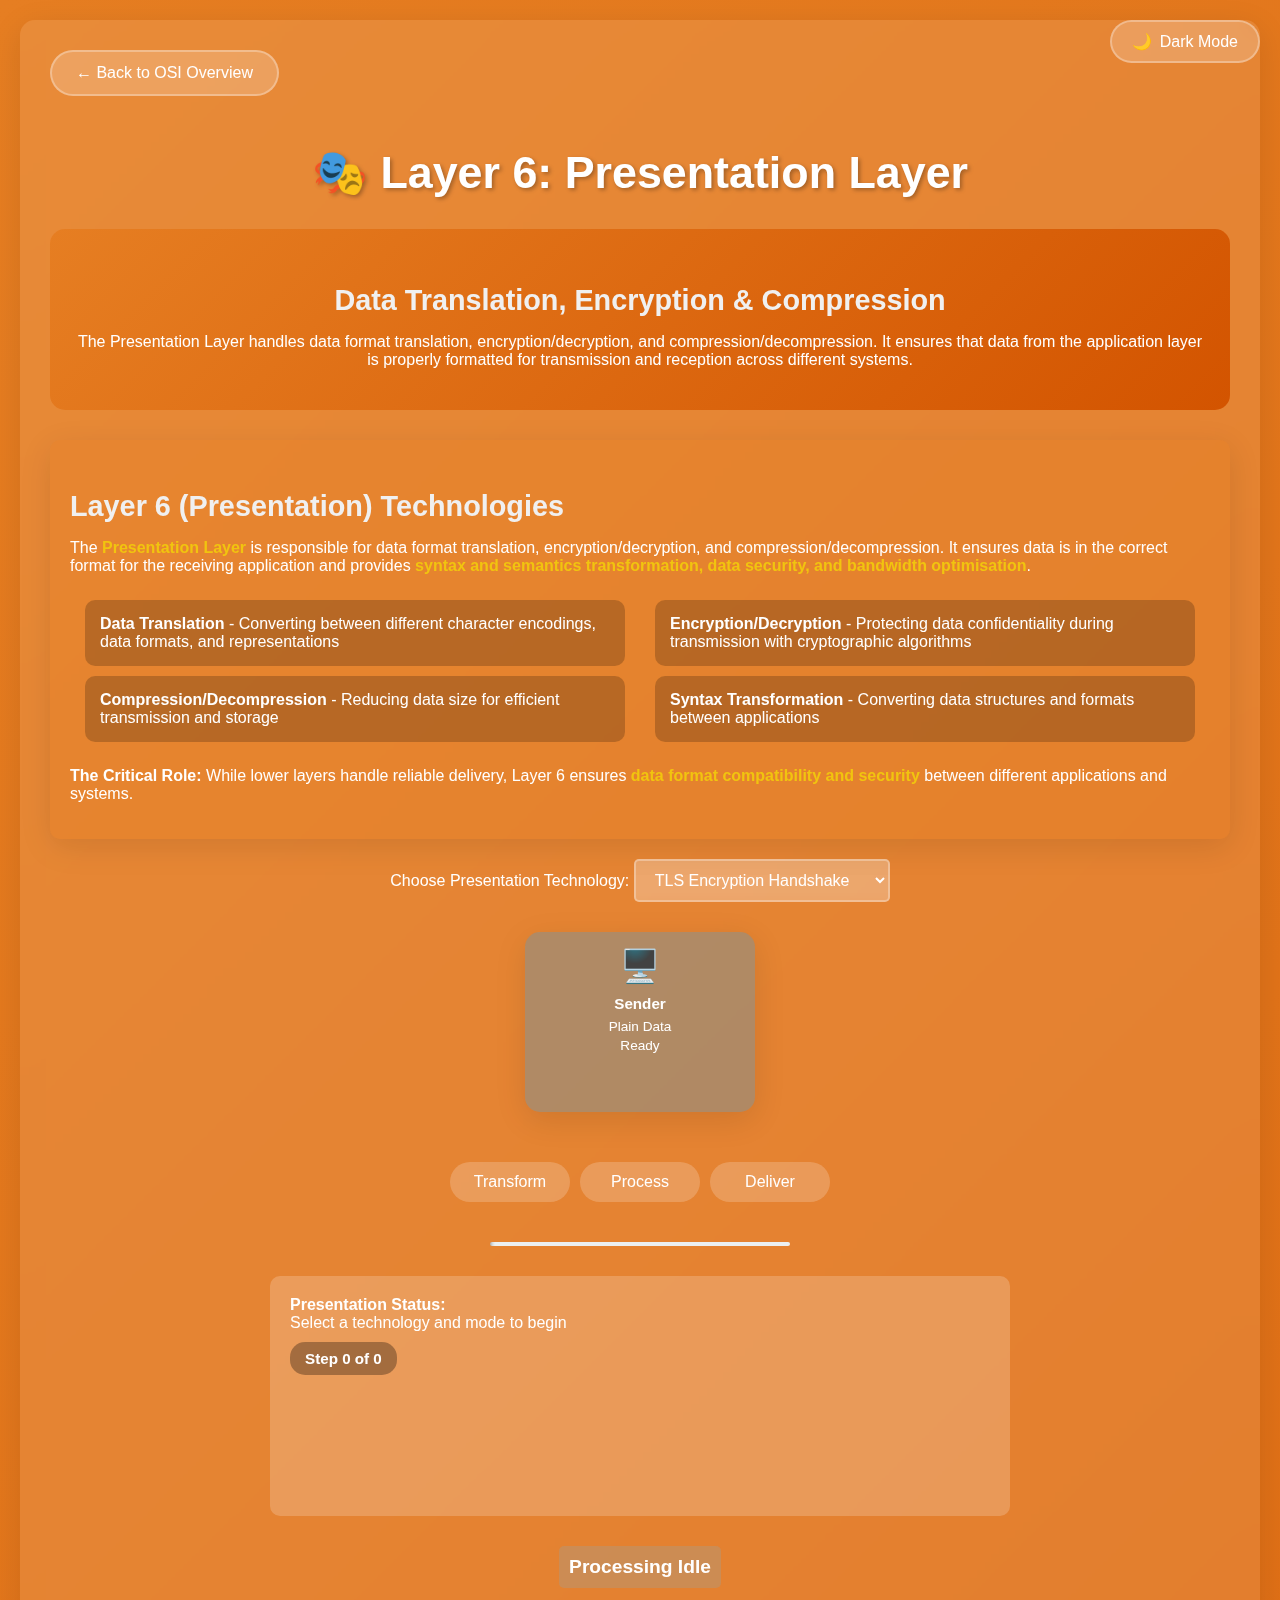
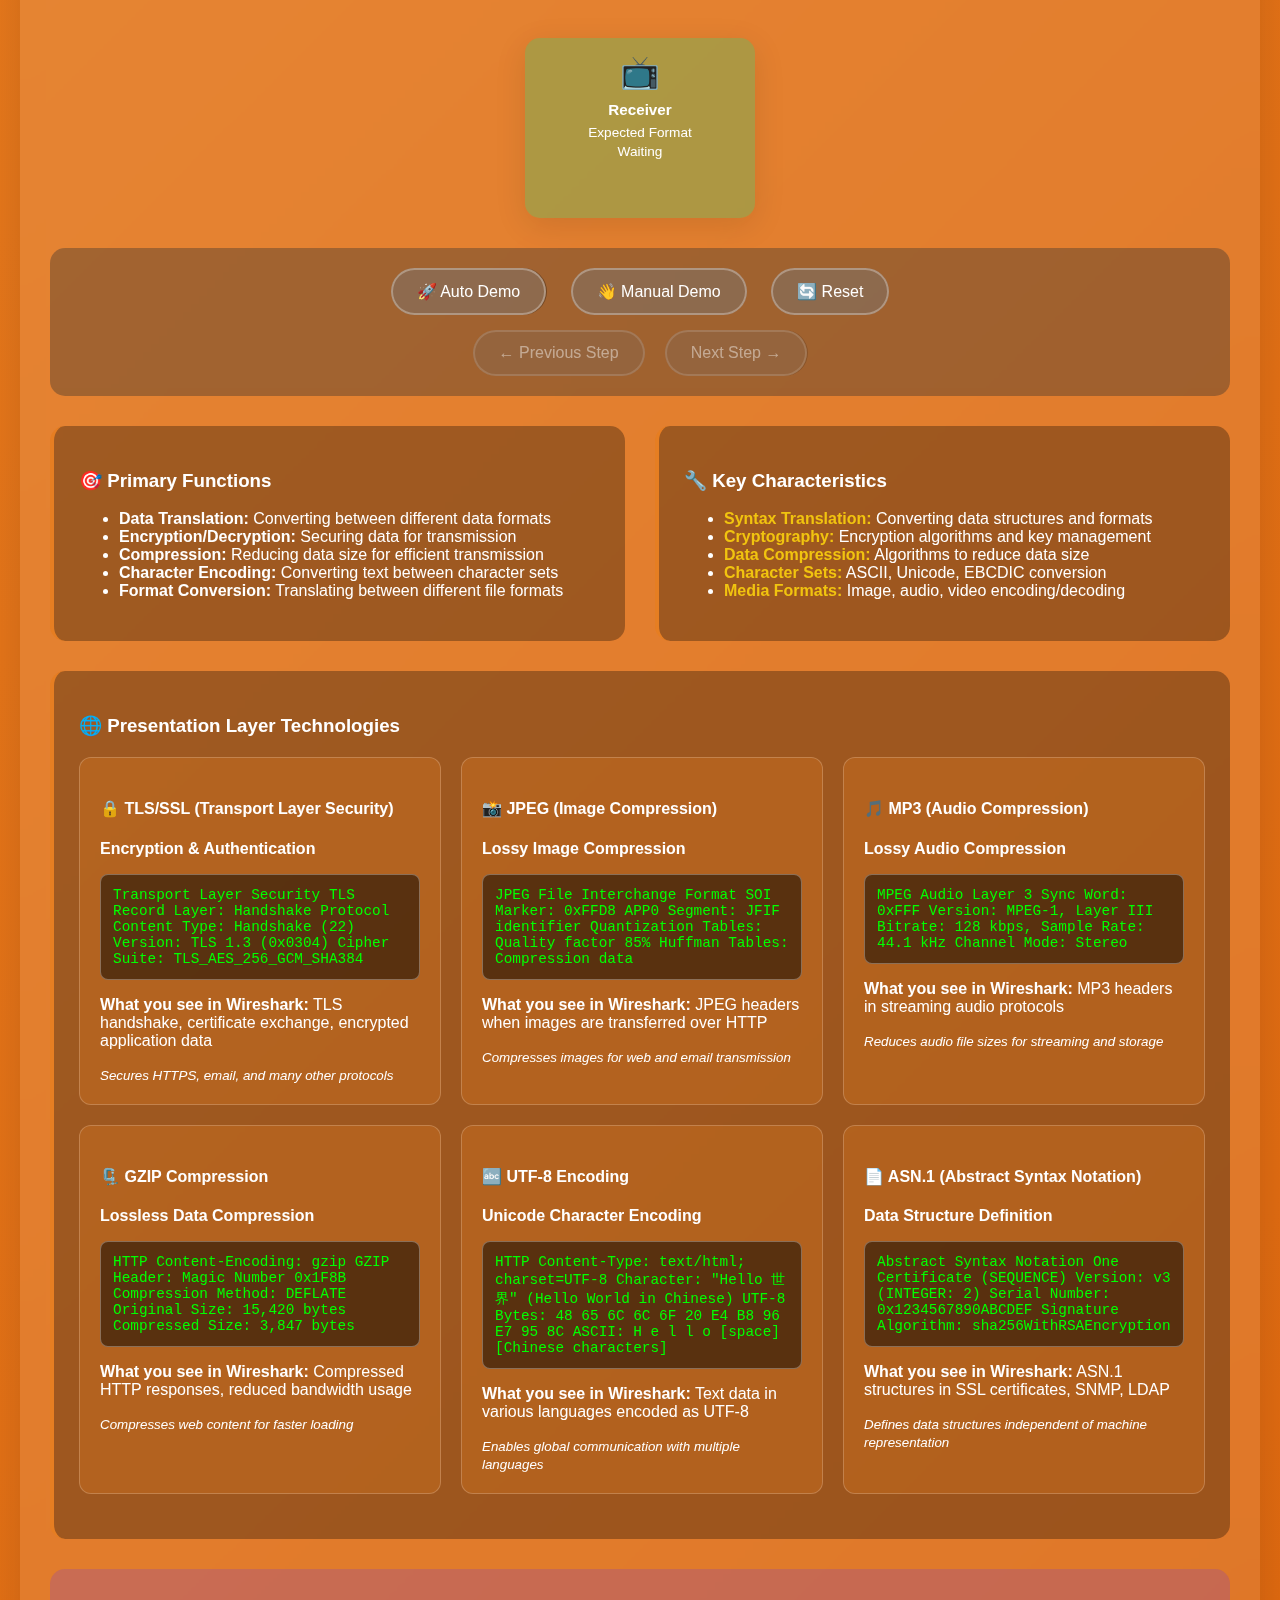
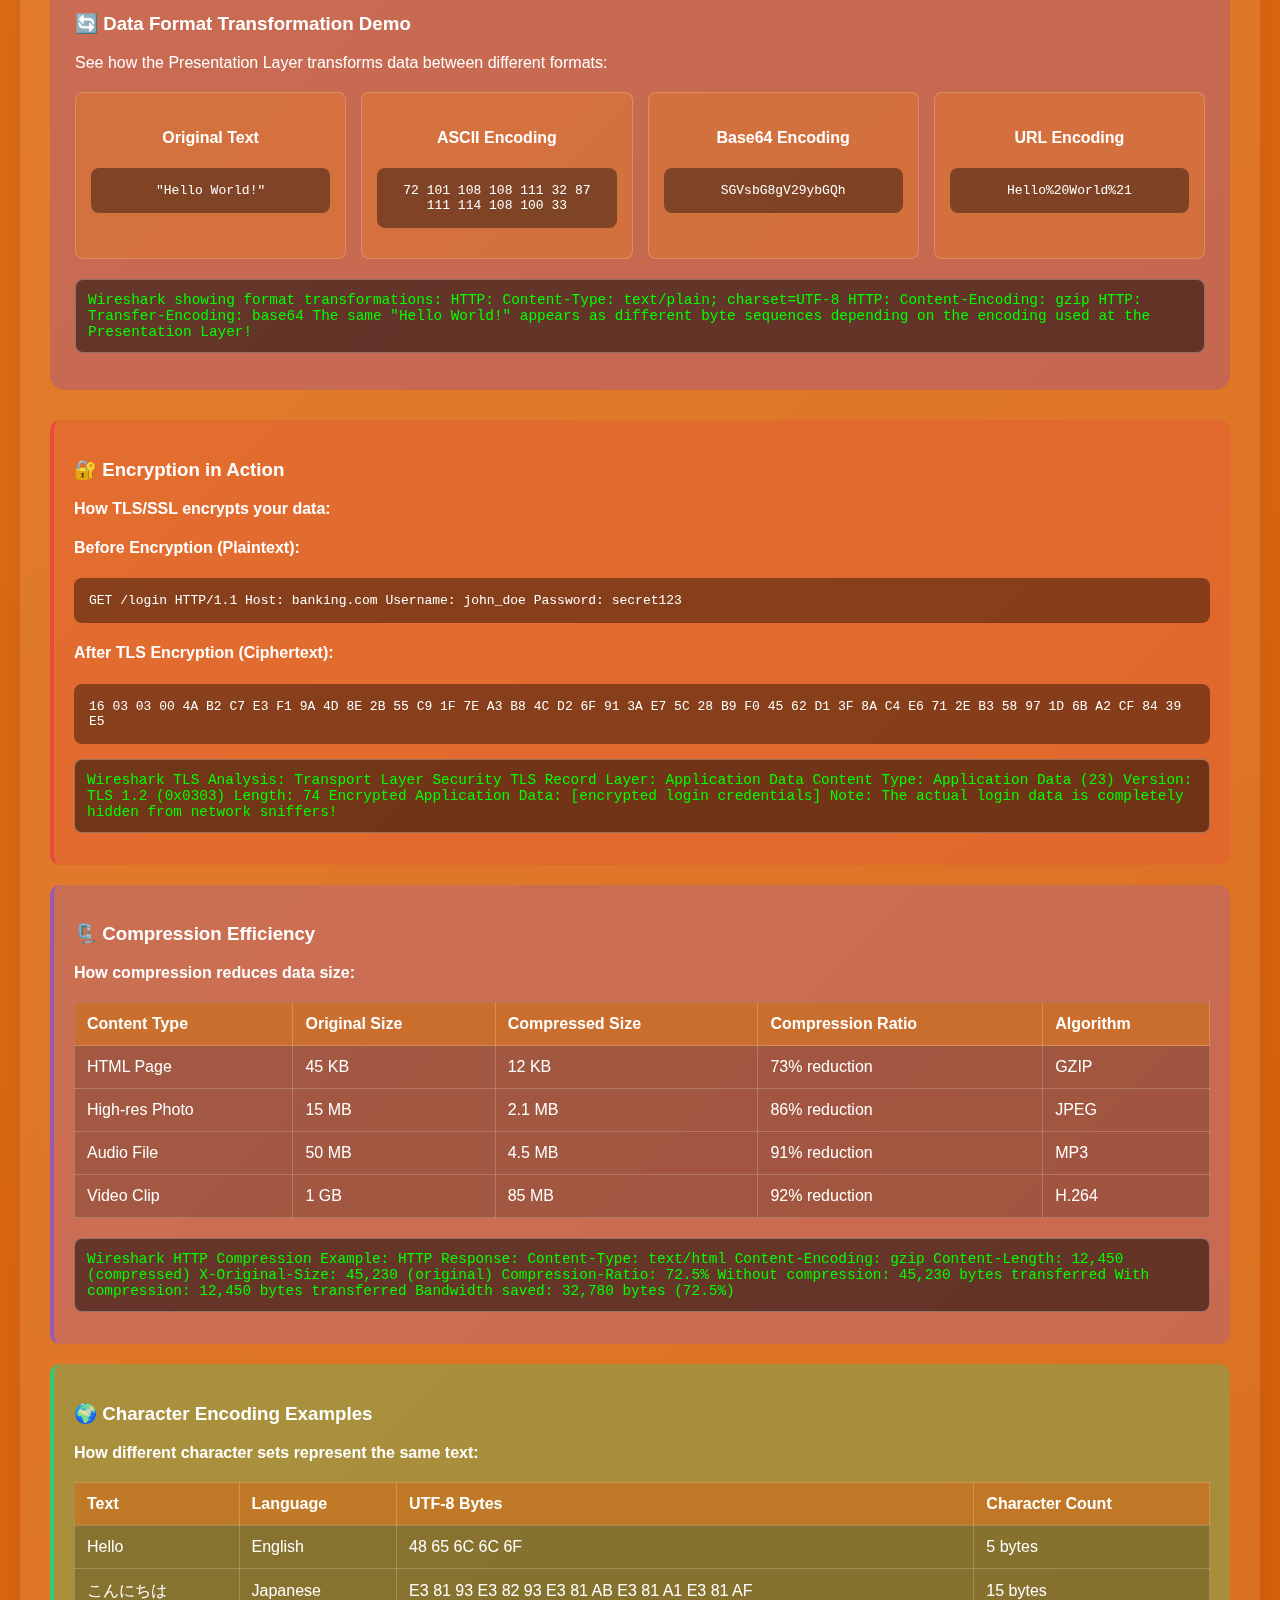
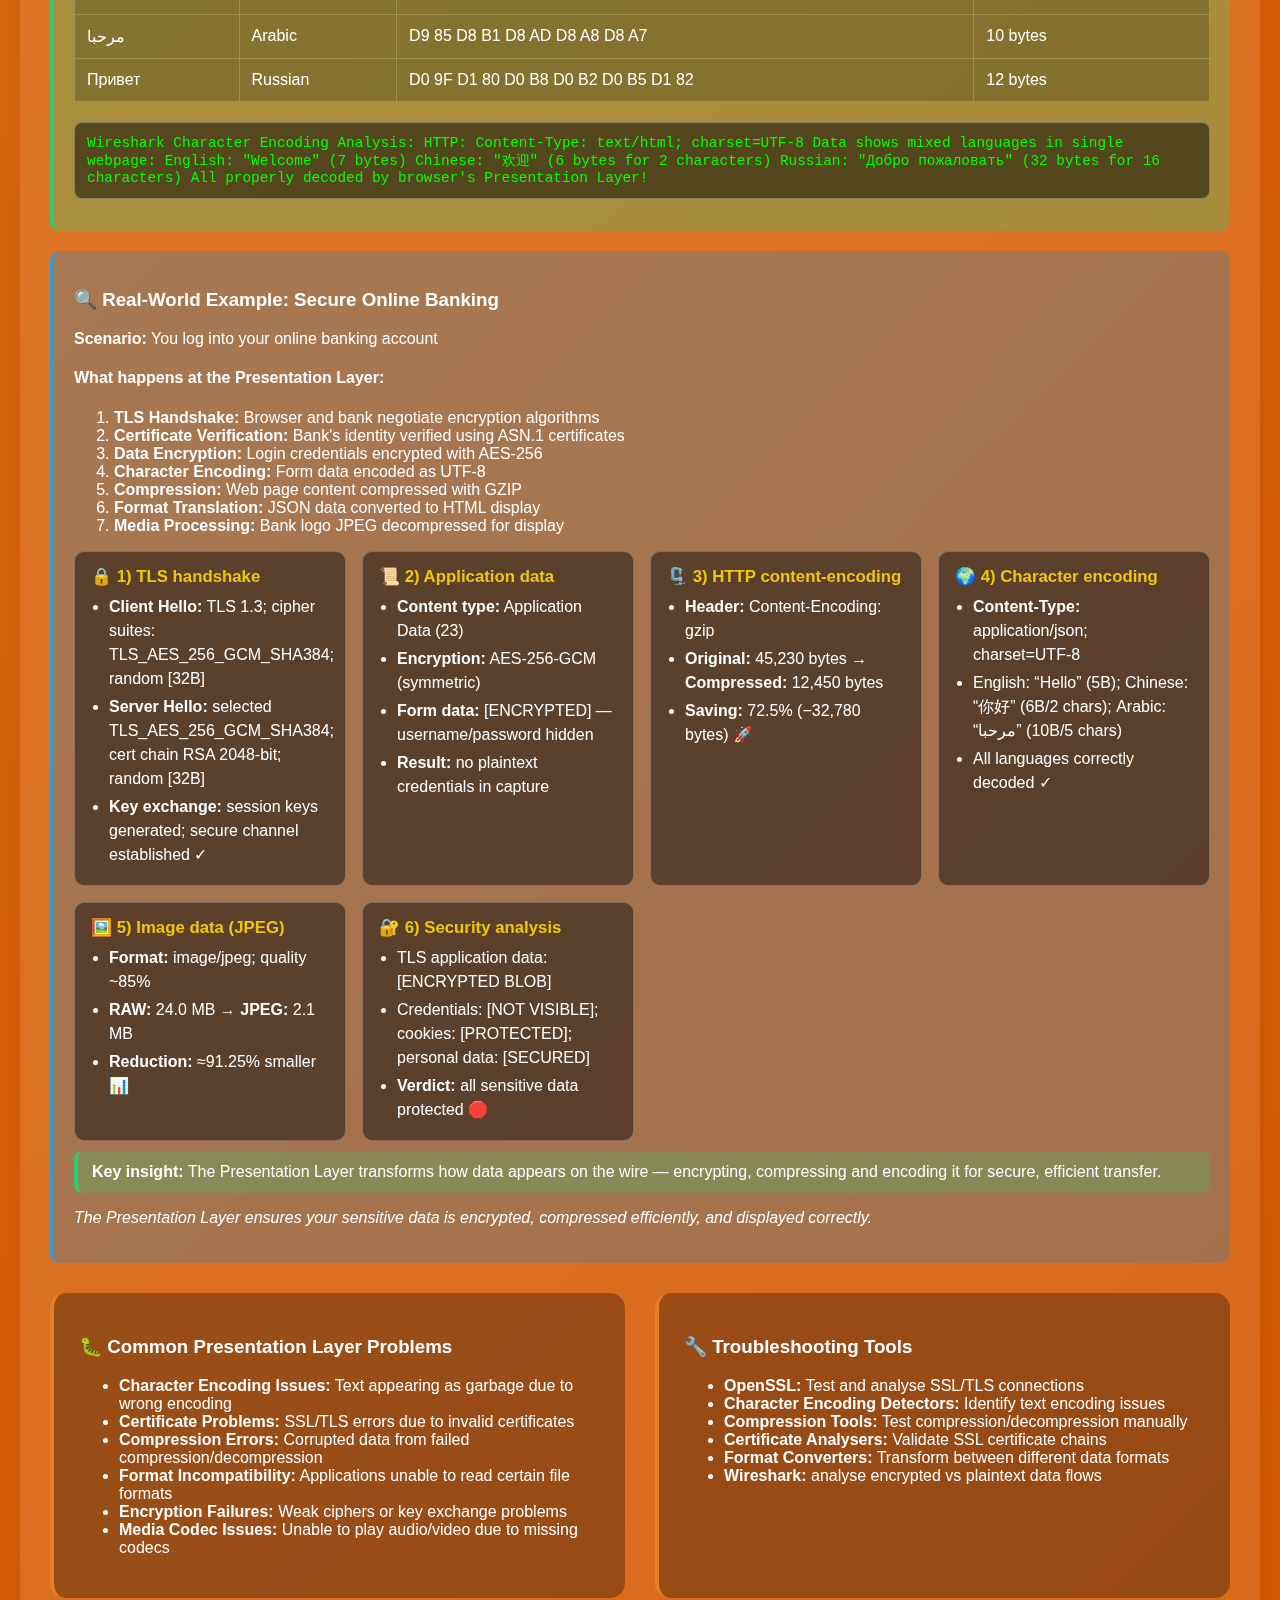
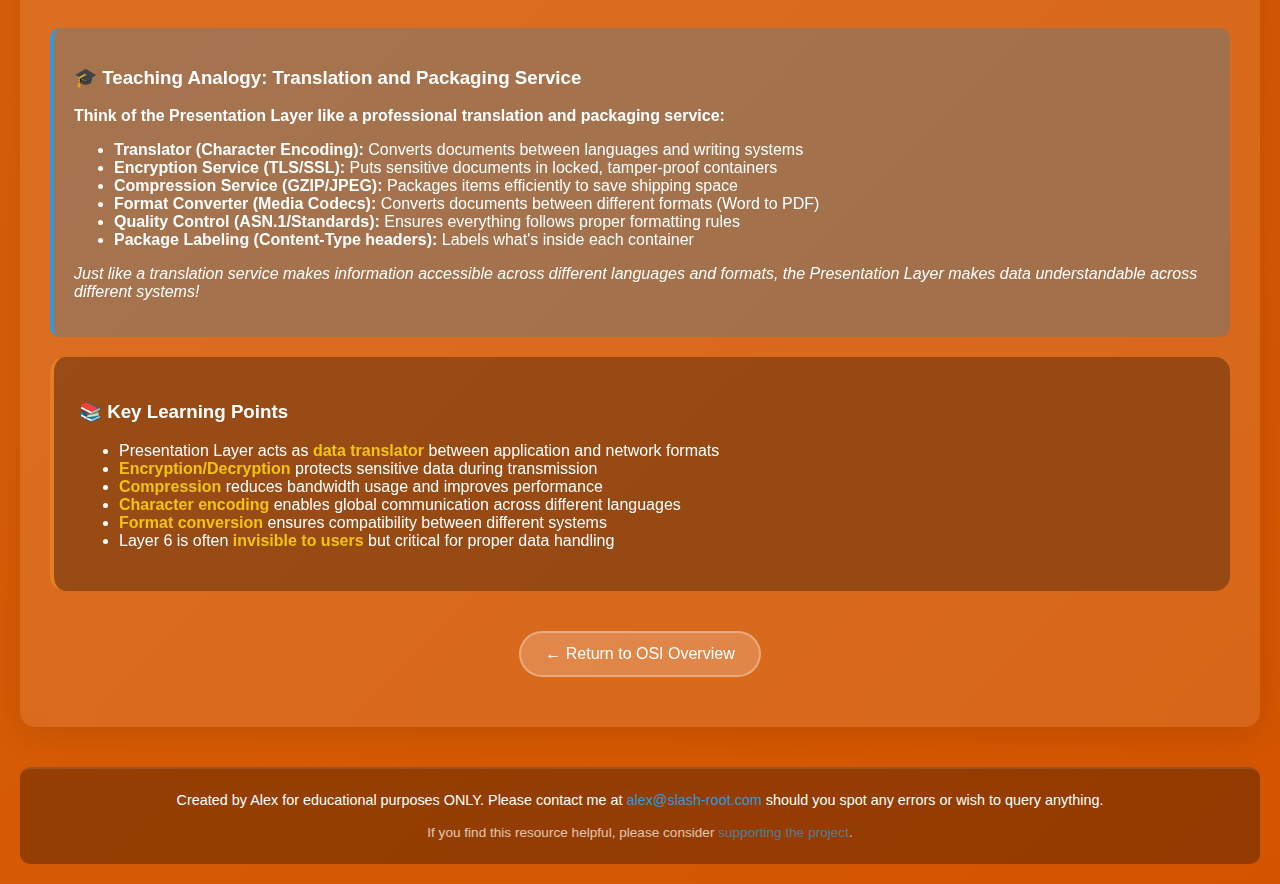
<file: layer6_presentation.html>
<!DOCTYPE html>
<html lang="en">
<head>
    <meta charset="UTF-8">
    <meta name="viewport" content="width=device-width, initial-scale=1.0">
    <title>OSI Layer 6: Presentation Layer Explained - Encryption & Encoding</title>
    <meta name="description" content="Explore OSI Layer 6 (Presentation Layer) handling data translation, encryption (SSL/TLS), and compression. Interactive demos of data encoding and security.">
    <meta property="og:title" content="OSI Layer 6: Presentation Layer Explained - Encryption & Encoding">
    <meta property="og:description" content="Explore OSI Layer 6 (Presentation Layer) handling data translation, encryption (SSL/TLS), and compression. Interactive demos of data encoding and security.">
    <meta property="og:type" content="website">
    <meta property="og:url" content="https://osiexplain.com/layer6_presentation.html">
    <meta name="twitter:card" content="summary">
    <meta name="twitter:title" content="OSI Layer 6: Presentation Layer Explained - Encryption & Encoding">
    <meta name="twitter:description" content="Explore OSI Layer 6 (Presentation Layer) handling data translation, encryption, and compression.">
    <link rel="canonical" href="https://osiexplain.com/layer6_presentation.html">
    <link rel="stylesheet" href="styles.css">
    <style>
        body {
            font-family: 'Segoe UI', Tahoma, Geneva, Verdana, sans-serif;
            margin: 0;
            padding: 20px;
            background: linear-gradient(135deg, #e67e22 0%, #d35400 100%);
            color: white;
            min-height: 100vh;
        }

        a:focus-visible,
        button:focus-visible,
        select:focus-visible {
            outline: 3px solid #f1c40f;
            outline-offset: 3px;
        }
        
        .container {
            max-width: 1200px;
            margin: 0 auto;
            background: rgba(255, 255, 255, 0.1);
            border-radius: 15px;
            padding: 30px;
            backdrop-filter: blur(10px);
        }
        
        h1 {
            text-align: center;
            margin-bottom: 30px;
            font-size: 2.8em;
            text-shadow: 2px 2px 4px rgba(0,0,0,0.3);
        }
        
        .layer-header {
            background: linear-gradient(135deg, #e67e22, #d35400);
            padding: 25px;
            border-radius: 15px;
            margin-bottom: 30px;
            text-align: center;
        }
        
        .content-grid {
            display: grid;
            grid-template-columns: repeat(auto-fit, minmax(350px, 1fr));
            gap: 30px;
            margin: 30px 0;
        }
        
        .content-box {
            background: rgba(0, 0, 0, 0.3);
            padding: 25px;
            border-radius: 15px;
            border-left: 4px solid #e67e22;
        }
        
        .protocols-list {
            display: grid;
            grid-template-columns: repeat(auto-fit, minmax(300px, 1fr));
            gap: 20px;
            margin: 20px 0;
        }
        
        .protocol-card {
            background: rgba(230, 126, 34, 0.3);
            padding: 20px;
            border-radius: 12px;
            border: 1px solid rgba(255, 255, 255, 0.2);
        }
        
        .wireshark-example {
            background: rgba(0, 0, 0, 0.5);
            border: 1px solid rgba(255, 255, 255, 0.3);
            border-radius: 8px;
            padding: 12px;
            margin: 12px 0;
            font-family: 'Courier New', monospace;
            color: #00ff00;
            font-size: 0.9em;
        }
        
        /* Analysis cards for cleaner, scannable layout */
        .analysis-grid {
            display: grid;
            grid-template-columns: repeat(auto-fit, minmax(260px, 1fr));
            gap: 16px;
            margin: 14px 0 6px;
        }
        .analysis-card {
            background: rgba(0, 0, 0, 0.45);
            border: 1px solid rgba(255, 255, 255, 0.25);
            border-radius: 10px;
            padding: 14px 16px;
        }
        .analysis-card h5 {
            margin: 0 0 8px 0;
            font-size: 1.05em;
            color: #f1c40f;
        }
        .analysis-list {
            margin: 0;
            padding-left: 18px;
            line-height: 1.5;
        }
        .analysis-list li { margin: 4px 0; }
        .key-insight {
            background: rgba(46, 204, 113, 0.25);
            border-left: 4px solid #2ecc71;
            padding: 12px 14px;
            border-radius: 8px;
            margin-top: 10px;
        }
        
        .example-box {
            background: rgba(41, 128, 185, 0.3);
            padding: 20px;
            border-radius: 10px;
            margin: 20px 0;
            border-left: 4px solid #3498db;
        }
        
        .back-button {
            background: rgba(255, 255, 255, 0.2);
            color: white;
            border: 2px solid rgba(255, 255, 255, 0.3);
            padding: 12px 24px;
            border-radius: 25px;
            cursor: pointer;
            font-size: 16px;
            transition: all 0.3s ease;
            text-decoration: none;
            display: inline-block;
            margin-bottom: 20px;
        }
        
        .back-button:hover {
            background: rgba(255, 255, 255, 0.3);
            transform: translateY(-2px);
        }
        
        .highlight {
            color: #f1c40f;
            font-weight: bold;
        }
        
        .demo-section {
            background: rgba(142, 68, 173, 0.3);
            padding: 25px;
            border-radius: 15px;
            margin: 30px 0;
        }
        
        .encoding-demo {
            background: rgba(46, 204, 113, 0.3);
            padding: 20px;
            border-radius: 10px;
            margin: 20px 0;
            border-left: 4px solid #2ecc71;
        }
        
        .transformation-example {
            background: rgba(0, 0, 0, 0.4);
            padding: 15px;
            border-radius: 8px;
            margin: 15px 0;
            font-family: monospace;
        }
        
        .format-comparison {
            display: grid;
            grid-template-columns: repeat(auto-fit, minmax(250px, 1fr));
            gap: 15px;
            margin: 20px 0;
        }
        
        .format-example {
            background: rgba(230, 126, 34, 0.4);
            padding: 15px;
            border-radius: 8px;
            text-align: center;
            border: 1px solid rgba(255, 255, 255, 0.2);
        }
        
        .encryption-demo {
            background: rgba(231, 76, 60, 0.3);
            padding: 20px;
            border-radius: 10px;
            margin: 20px 0;
            border-left: 4px solid #e74c3c;
        }
        
        .compression-demo {
            background: rgba(155, 89, 182, 0.3);
            padding: 20px;
            border-radius: 10px;
            margin: 20px 0;
            border-left: 4px solid #9b59b6;
        }
        
        table {
            width: 100%;
            border-collapse: collapse;
            margin: 20px 0;
            background: rgba(0, 0, 0, 0.2);
        }
        
        th, td {
            padding: 12px;
            border: 1px solid rgba(255, 255, 255, 0.2);
            text-align: left;
        }
        
        th {
            background: rgba(230, 126, 34, 0.6);
            font-weight: bold;
        }
        
        /* Interactive Demo Styles */
        .layer6-explanation {
            background: rgba(230, 126, 34, 0.3);
            padding: 20px;
            border-radius: 10px;
            margin: 20px 0;
            box-shadow: 0 8px 32px rgba(0, 0, 0, 0.1);
        }
        
        .demo-area {
            display: flex;
            flex-direction: column;
            align-items: center;
            margin: 20px 0;
            min-height: 500px;
        }
        
        .sender-app, .receiver-app {
            width: 200px;
            min-height: 150px;
            background: rgba(255, 255, 255, 0.2);
            border-radius: 15px;
            display: flex;
            flex-direction: column;
            align-items: center;
            justify-content: flex-start;
            padding: 15px;
            box-shadow: 0 8px 32px rgba(0, 0, 0, 0.1);
            margin: 10px;
            text-align: center;
        }
        
        .sender-app {
            background: rgba(52, 152, 219, 0.3);
        }
        
        .receiver-app {
            background: rgba(46, 204, 113, 0.3);
        }
        
        .device-icon {
            font-size: 2em;
            margin-bottom: 5px;
        }
        
        .sender-app h3, .receiver-app h3 {
            font-size: 0.95em;
            margin: 5px 0;
            font-weight: 600;
        }
        
        #senderFormat, #receiverFormat, #senderStatus, #receiverStatus {
            font-size: 0.85em;
            line-height: 1.4;
            word-wrap: break-word;
            overflow-wrap: break-word;
            max-width: 100%;
        }
        
        .presentation-area {
            width: 100%;
            display: flex;
            flex-direction: column;
            align-items: center;
            justify-content: center;
            position: relative;
            padding: 20px 0;
        }
        
        .data-flow {
            width: 300px;
            height: 4px;
            background: #ecf0f1;
            border-radius: 2px;
            position: relative;
            margin: 20px 0;
            overflow: hidden;
        }
        
        .data-transformation {
            width: 80px;
            height: 40px;
            background: #e67e22;
            border-radius: 3px;
            position: absolute;
            top: -18px;
            left: -80px;
            transition: all 2s ease;
            box-shadow: 0 2px 5px rgba(0,0,0,0.3);
            display: flex;
            align-items: center;
            justify-content: center;
            font-size: 0.6em;
            color: white;
        }
        
        .data-transformation.moving {
            left: 300px;
        }
        
        .presentation-info {
            background: rgba(255, 255, 255, 0.2);
            padding: 20px;
            border-radius: 10px;
            margin: 10px 0;
            min-height: 200px;
            width: 100%;
            max-width: 700px;
            text-align: left;
            word-wrap: break-word;
            overflow-wrap: break-word;
        }
        
        .phase-indicator {
            display: flex;
            justify-content: center;
            margin: 20px 0;
        }
        
        .phase {
            width: 120px;
            height: 40px;
            background: rgba(255, 255, 255, 0.2);
            margin: 0 5px;
            border-radius: 20px;
            display: flex;
            align-items: center;
            justify-content: center;
            transition: all 0.3s ease;
        }
        
        .phase.active {
            background: rgba(46, 204, 113, 0.5);
            transform: scale(1.1);
        }
        
        .controls {
            text-align: center;
            margin: 20px 0;
            padding: 20px;
            background: rgba(0, 0, 0, 0.3);
            border-radius: 15px;
            backdrop-filter: blur(10px);
        }
        
        .step-controls {
            display: flex;
            justify-content: center;
            margin-top: 15px;
        }
        
        .btn {
            background: rgba(255, 255, 255, 0.2);
            color: white;
            border: 2px solid rgba(255, 255, 255, 0.3);
            padding: 12px 24px;
            margin: 0 10px;
            border-radius: 25px;
            cursor: pointer;
            font-size: 16px;
            transition: all 0.3s ease;
            backdrop-filter: blur(5px);
        }
        
        .btn:hover:not(:disabled) {
            background: rgba(255, 255, 255, 0.3);
            transform: translateY(-2px);
        }
        
        .btn:disabled {
            opacity: 0.5;
            cursor: not-allowed;
        }
        
        .protocol-selector {
            margin: 20px 0;
            text-align: center;
        }
        
        select {
            background: rgba(255, 255, 255, 0.2);
            color: white;
            border: 2px solid rgba(255, 255, 255, 0.3);
            padding: 10px 15px;
            border-radius: 5px;
            font-size: 16px;
            backdrop-filter: blur(5px);
        }
        
        select option {
            background: #d35400;
            color: white;
        }
        
        .status {
            text-align: center;
            font-size: 1.2em;
            margin: 20px 0;
            padding: 10px;
            border-radius: 5px;
            font-weight: bold;
        }
        
        .status.encoding {
            background: rgba(241, 196, 15, 0.3);
        }
        
        .status.processing {
            background: rgba(46, 204, 113, 0.3);
        }
        
        .status.idle {
            background: rgba(149, 165, 166, 0.3);
        }
        
        .wireshark-packet {
            background: rgba(0, 0, 0, 0.4);
            border: 1px solid rgba(255, 255, 255, 0.3);
            border-radius: 8px;
            padding: 16px 20px;
            margin: 12px 0;
            font-family: 'Courier New', monospace;
            font-size: 1.15em;
            color: #00ff00;
            white-space: pre-wrap;
            word-wrap: break-word;
            overflow-wrap: break-word;
            line-height: 1.6;
            min-height: 120px;
            max-height: 250px;
            overflow-x: auto;
            overflow-y: auto;
            width: 100%;
            box-sizing: border-box;
        }
        
        .packet-explanation {
            background: rgba(41, 128, 185, 0.3);
            padding: 10px;
            border-radius: 5px;
            margin: 5px 0;
            font-size: 0.9em;
            border-left: 4px solid #3498db;
        }
        
        .step-counter {
            background: rgba(0, 0, 0, 0.3);
            padding: 8px 15px;
            border-radius: 15px;
            margin: 10px 0;
            font-weight: bold;
            font-size: 0.95em;
            display: inline-block;
        }
        
        .presentation-characteristics {
            display: flex;
            flex-wrap: wrap;
            justify-content: space-around;
            margin: 20px 0;
        }
        
        .characteristic {
            background: rgba(0, 0, 0, 0.2);
            padding: 15px;
            margin: 5px;
            border-radius: 10px;
            width: calc(50% - 30px);
            box-sizing: border-box;
        }
        
        .protocol-info {
            background: rgba(0, 0, 0, 0.3);
            padding: 20px;
            border-radius: 10px;
            margin: 20px 0;
        }
        
        /* Dark Mode Toggle */
        .dark-mode-toggle {
            position: fixed;
            top: 20px;
            right: 20px;
            z-index: 1000;
            background: rgba(255, 255, 255, 0.2);
            border: 2px solid rgba(255, 255, 255, 0.3);
            border-radius: 25px;
            padding: 10px 20px;
            cursor: pointer;
            backdrop-filter: blur(10px);
            transition: all 0.3s ease;
            display: flex;
            align-items: center;
            gap: 8px;
            font-size: 16px;
            color: white;
        }
        
        .dark-mode-toggle:hover {
            background: rgba(255, 255, 255, 0.3);
            transform: translateY(-2px);
        }
        
        /* Dark mode styles */
        body.dark-mode {
            background: linear-gradient(135deg, #1a1a1a 0%, #2d2d2d 100%);
        }
        
        body.dark-mode .container {
            background: rgba(0, 0, 0, 0.4);
        }
        
        body.dark-mode .layer6-explanation,
        body.dark-mode .content-box,
        body.dark-mode .protocol-info {
            background: rgba(0, 0, 0, 0.5);
        }
    </style>
</head>
<body>
    <button type="button" class="dark-mode-toggle" onclick="toggleDarkMode()" title="Toggle Dark Mode" aria-label="Toggle dark mode" aria-pressed="false">
        <span id="darkModeIcon">🌙</span>
        <span id="darkModeText">Dark Mode</span>
    </button>
    
    <div class="container">
        <a href="index.html" class="back-button">← Back to OSI Overview</a>
        
        <h1>🎭 Layer 6: Presentation Layer</h1>
        
        <div class="layer-header">
            <h2>Data Translation, Encryption & Compression</h2>
            <p>The Presentation Layer handles data format translation, encryption/decryption, and compression/decompression. It ensures that data from the application layer is properly formatted for transmission and reception across different systems.</p>
        </div>
        
        <!-- Interactive Demo Section -->
        <div class="layer6-explanation">
            <h2>Layer 6 (Presentation) Technologies</h2>
            <p>
                The <span class="highlight">Presentation Layer</span> is responsible for data format translation, encryption/decryption, 
                and compression/decompression. It ensures data is in the correct format for the receiving application and 
                provides <span class="highlight">syntax and semantics transformation, data security, and bandwidth optimisation</span>.
            </p>
            
            <div class="presentation-characteristics">
                <div class="characteristic">
                    <strong>Data Translation</strong> - Converting between different character encodings, data formats, and representations
                </div>
                <div class="characteristic">
                    <strong>Encryption/Decryption</strong> - Protecting data confidentiality during transmission with cryptographic algorithms
                </div>
                <div class="characteristic">
                    <strong>Compression/Decompression</strong> - Reducing data size for efficient transmission and storage
                </div>
                <div class="characteristic">
                    <strong>Syntax Transformation</strong> - Converting data structures and formats between applications
                </div>
            </div>
            
            <p>
                <strong>The Critical Role:</strong> While lower layers handle reliable delivery, Layer 6 ensures 
                <span class="highlight">data format compatibility and security</span> between different applications and systems.
            </p>
        </div>
        
        <div class="protocol-selector">
            <label for="protocolSelect">Choose Presentation Technology: </label>
            <select id="protocolSelect">
                <option value="tls">TLS Encryption Handshake</option>
                <option value="compression">Data Compression (GZIP)</option>
                <option value="encoding">Character Encoding (UTF-8)</option>
                <option value="jpeg">JPEG Image Compression</option>
                <option value="ssl">SSL Certificate Validation</option>
            </select>
        </div>
        
        <div class="demo-area">
            <div class="sender-app">
                <div class="device-icon">🖥️</div>
                <h3>Sender</h3>
                <div id="senderFormat">Plain Data</div>
                <div id="senderStatus">Ready</div>
            </div>
            
            <div class="presentation-area">
                <div class="phase-indicator">
                    <div class="phase" id="phase1">Transform</div>
                    <div class="phase" id="phase2">Process</div>
                    <div class="phase" id="phase3">Deliver</div>
                </div>
                
                <div class="data-flow">
                    <div class="data-transformation" id="transform1">DATA</div>
                    <div class="data-transformation" id="transform2">DATA</div>
                </div>
                
                <div class="presentation-info" id="presentationInfo">
                    <strong>Presentation Status:</strong>
                    <div id="statusText">Select a technology and mode to begin</div>
                    <div id="stepCounter" class="step-counter">Step 0 of 0</div>
                    <div id="wiresharkExample" class="wireshark-packet" style="display:none;"></div>
                    <div id="packetExplanation" class="packet-explanation" style="display:none;"></div>
                </div>
                
                <div class="status idle" id="overallStatus">Processing Idle</div>
            </div>
            
            <div class="receiver-app">
                <div class="device-icon">📺</div>
                <h3>Receiver</h3>
                <div id="receiverFormat">Expected Format</div>
                <div id="receiverStatus">Waiting</div>
            </div>
        </div>
        
        <div class="controls">
            <button class="btn" id="startDemo" onclick="startDemo()">🚀 Auto Demo</button>
            <button class="btn" id="manualDemo" onclick="startManualDemo()">👋 Manual Demo</button>
            <button class="btn" onclick="resetDemo()">🔄 Reset</button>
            
            <div class="step-controls">
                <button class="btn" id="prevStepBtn" onclick="prevStep()" disabled>← Previous Step</button>
                <button class="btn" id="nextStepBtn" onclick="nextStep()" disabled>Next Step →</button>
            </div>
        </div>
        
        <!-- End Interactive Demo Section -->
        
        <div class="content-grid">
            <div class="content-box">
                <h3>🎯 Primary Functions</h3>
                <ul>
                    <li><strong>Data Translation:</strong> Converting between different data formats</li>
                    <li><strong>Encryption/Decryption:</strong> Securing data for transmission</li>
                    <li><strong>Compression:</strong> Reducing data size for efficient transmission</li>
                    <li><strong>Character Encoding:</strong> Converting text between character sets</li>
                    <li><strong>Format Conversion:</strong> Translating between different file formats</li>
                </ul>
            </div>
            
            <div class="content-box">
                <h3>🔧 Key Characteristics</h3>
                <ul>
                    <li><span class="highlight">Syntax Translation:</span> Converting data structures and formats</li>
                    <li><span class="highlight">Cryptography:</span> Encryption algorithms and key management</li>
                    <li><span class="highlight">Data Compression:</span> Algorithms to reduce data size</li>
                    <li><span class="highlight">Character Sets:</span> ASCII, Unicode, EBCDIC conversion</li>
                    <li><span class="highlight">Media Formats:</span> Image, audio, video encoding/decoding</li>
                </ul>
            </div>
        </div>
        
        <div class="content-box">
            <h3>🌐 Presentation Layer Technologies</h3>
            <div class="protocols-list">
                <div class="protocol-card">
                    <h4>🔒 TLS/SSL (Transport Layer Security)</h4>
                    <p><strong>Encryption & Authentication</strong></p>
                    <div class="wireshark-example">Transport Layer Security
    TLS Record Layer: Handshake Protocol
    Content Type: Handshake (22)
    Version: TLS 1.3 (0x0304)
    Cipher Suite: TLS_AES_256_GCM_SHA384</div>
                    <p><strong>What you see in Wireshark:</strong> TLS handshake, certificate exchange, encrypted application data</p>
                    <small><em>Secures HTTPS, email, and many other protocols</em></small>
                </div>
                
                <div class="protocol-card">
                    <h4>📸 JPEG (Image Compression)</h4>
                    <p><strong>Lossy Image Compression</strong></p>
                    <div class="wireshark-example">JPEG File Interchange Format
    SOI Marker: 0xFFD8
    APP0 Segment: JFIF identifier
    Quantization Tables: Quality factor 85%
    Huffman Tables: Compression data</div>
                    <p><strong>What you see in Wireshark:</strong> JPEG headers when images are transferred over HTTP</p>
                    <small><em>Compresses images for web and email transmission</em></small>
                </div>
                
                <div class="protocol-card">
                    <h4>🎵 MP3 (Audio Compression)</h4>
                    <p><strong>Lossy Audio Compression</strong></p>
                    <div class="wireshark-example">MPEG Audio Layer 3
    Sync Word: 0xFFF
    Version: MPEG-1, Layer III
    Bitrate: 128 kbps, Sample Rate: 44.1 kHz
    Channel Mode: Stereo</div>
                    <p><strong>What you see in Wireshark:</strong> MP3 headers in streaming audio protocols</p>
                    <small><em>Reduces audio file sizes for streaming and storage</em></small>
                </div>
                
                <div class="protocol-card">
                    <h4>🗜️ GZIP Compression</h4>
                    <p><strong>Lossless Data Compression</strong></p>
                    <div class="wireshark-example">HTTP Content-Encoding: gzip
    GZIP Header: Magic Number 0x1F8B
    Compression Method: DEFLATE
    Original Size: 15,420 bytes
    Compressed Size: 3,847 bytes</div>
                    <p><strong>What you see in Wireshark:</strong> Compressed HTTP responses, reduced bandwidth usage</p>
                    <small><em>Compresses web content for faster loading</em></small>
                </div>
                
                <div class="protocol-card">
                    <h4>🔤 UTF-8 Encoding</h4>
                    <p><strong>Unicode Character Encoding</strong></p>
                    <div class="wireshark-example">HTTP Content-Type: text/html; charset=UTF-8
    Character: "Hello 世界" (Hello World in Chinese)
    UTF-8 Bytes: 48 65 6C 6C 6F 20 E4 B8 96 E7 95 8C
    ASCII: H e l l o [space] [Chinese characters]</div>
                    <p><strong>What you see in Wireshark:</strong> Text data in various languages encoded as UTF-8</p>
                    <small><em>Enables global communication with multiple languages</em></small>
                </div>
                
                <div class="protocol-card">
                    <h4>📄 ASN.1 (Abstract Syntax Notation)</h4>
                    <p><strong>Data Structure Definition</strong></p>
                    <div class="wireshark-example">Abstract Syntax Notation One
    Certificate (SEQUENCE)
        Version: v3 (INTEGER: 2)
        Serial Number: 0x1234567890ABCDEF
        Signature Algorithm: sha256WithRSAEncryption</div>
                    <p><strong>What you see in Wireshark:</strong> ASN.1 structures in SSL certificates, SNMP, LDAP</p>
                    <small><em>Defines data structures independent of machine representation</em></small>
                </div>
            </div>
        </div>
        
        <div class="demo-section">
            <h3>🔄 Data Format Transformation Demo</h3>
            <p>See how the Presentation Layer transforms data between different formats:</p>
            
            <div class="format-comparison">
                <div class="format-example">
                    <h4>Original Text</h4>
                    <div class="transformation-example">"Hello World!"</div>
                </div>
                
                <div class="format-example">
                    <h4>ASCII Encoding</h4>
                    <div class="transformation-example">72 101 108 108 111 32 87 111 114 108 100 33</div>
                </div>
                
                <div class="format-example">
                    <h4>Base64 Encoding</h4>
                    <div class="transformation-example">SGVsbG8gV29ybGQh</div>
                </div>
                
                <div class="format-example">
                    <h4>URL Encoding</h4>
                    <div class="transformation-example">Hello%20World%21</div>
                </div>
            </div>
            
            <div class="wireshark-example">
Wireshark showing format transformations:
HTTP: Content-Type: text/plain; charset=UTF-8
HTTP: Content-Encoding: gzip
HTTP: Transfer-Encoding: base64

The same "Hello World!" appears as different byte sequences
depending on the encoding used at the Presentation Layer!
</div>
        </div>
        
        <div class="encryption-demo">
            <h3>🔐 Encryption in Action</h3>
            <p><strong>How TLS/SSL encrypts your data:</strong></p>
            
            <h4>Before Encryption (Plaintext):</h4>
            <div class="transformation-example">
GET /login HTTP/1.1
Host: banking.com
Username: john_doe
Password: secret123
            </div>
            
            <h4>After TLS Encryption (Ciphertext):</h4>
            <div class="transformation-example">
16 03 03 00 4A B2 C7 E3 F1 9A 4D 8E 2B 55 C9 1F
7E A3 B8 4C D2 6F 91 3A E7 5C 28 B9 F0 45 62 D1
3F 8A C4 E6 71 2E B3 58 97 1D 6B A2 CF 84 39 E5
            </div>
            
            <div class="wireshark-example">
Wireshark TLS Analysis:
Transport Layer Security
    TLS Record Layer: Application Data
    Content Type: Application Data (23)
    Version: TLS 1.2 (0x0303)
    Length: 74
    Encrypted Application Data: [encrypted login credentials]
    
Note: The actual login data is completely hidden from network sniffers!
</div>
        </div>
        
        <div class="compression-demo">
            <h3>🗜️ Compression Efficiency</h3>
            <p><strong>How compression reduces data size:</strong></p>
            
            <table>
                <tr>
                    <th>Content Type</th>
                    <th>Original Size</th>
                    <th>Compressed Size</th>
                    <th>Compression Ratio</th>
                    <th>Algorithm</th>
                </tr>
                <tr>
                    <td>HTML Page</td>
                    <td>45 KB</td>
                    <td>12 KB</td>
                    <td>73% reduction</td>
                    <td>GZIP</td>
                </tr>
                <tr>
                    <td>High-res Photo</td>
                    <td>15 MB</td>
                    <td>2.1 MB</td>
                    <td>86% reduction</td>
                    <td>JPEG</td>
                </tr>
                <tr>
                    <td>Audio File</td>
                    <td>50 MB</td>
                    <td>4.5 MB</td>
                    <td>91% reduction</td>
                    <td>MP3</td>
                </tr>
                <tr>
                    <td>Video Clip</td>
                    <td>1 GB</td>
                    <td>85 MB</td>
                    <td>92% reduction</td>
                    <td>H.264</td>
                </tr>
            </table>
            
            <div class="wireshark-example">
Wireshark HTTP Compression Example:
HTTP Response:
    Content-Type: text/html
    Content-Encoding: gzip
    Content-Length: 12,450 (compressed)
    X-Original-Size: 45,230 (original)
    Compression-Ratio: 72.5%

Without compression: 45,230 bytes transferred
With compression: 12,450 bytes transferred
Bandwidth saved: 32,780 bytes (72.5%)
</div>
        </div>
        
        <div class="encoding-demo">
            <h3>🌍 Character Encoding Examples</h3>
            <p><strong>How different character sets represent the same text:</strong></p>
            
            <table>
                <tr>
                    <th>Text</th>
                    <th>Language</th>
                    <th>UTF-8 Bytes</th>
                    <th>Character Count</th>
                </tr>
                <tr>
                    <td>Hello</td>
                    <td>English</td>
                    <td>48 65 6C 6C 6F</td>
                    <td>5 bytes</td>
                </tr>
                <tr>
                    <td>こんにちは</td>
                    <td>Japanese</td>
                    <td>E3 81 93 E3 82 93 E3 81 AB E3 81 A1 E3 81 AF</td>
                    <td>15 bytes</td>
                </tr>
                <tr>
                    <td>مرحبا</td>
                    <td>Arabic</td>
                    <td>D9 85 D8 B1 D8 AD D8 A8 D8 A7</td>
                    <td>10 bytes</td>
                </tr>
                <tr>
                    <td>Привет</td>
                    <td>Russian</td>
                    <td>D0 9F D1 80 D0 B8 D0 B2 D0 B5 D1 82</td>
                    <td>12 bytes</td>
                </tr>
            </table>
            
            <div class="wireshark-example">
Wireshark Character Encoding Analysis:
HTTP: Content-Type: text/html; charset=UTF-8
Data shows mixed languages in single webpage:
    English: "Welcome" (7 bytes)
    Chinese: "欢迎" (6 bytes for 2 characters)
    Russian: "Добро пожаловать" (32 bytes for 16 characters)

All properly decoded by browser's Presentation Layer!
</div>
        </div>
        
        <div class="example-box">
            <h3>🔍 Real-World Example: Secure Online Banking</h3>
            <p><strong>Scenario:</strong> You log into your online banking account</p>
            
            <h4>What happens at the Presentation Layer:</h4>
            <ol>
                <li><strong>TLS Handshake:</strong> Browser and bank negotiate encryption algorithms</li>
                <li><strong>Certificate Verification:</strong> Bank's identity verified using ASN.1 certificates</li>
                <li><strong>Data Encryption:</strong> Login credentials encrypted with AES-256</li>
                <li><strong>Character Encoding:</strong> Form data encoded as UTF-8</li>
                <li><strong>Compression:</strong> Web page content compressed with GZIP</li>
                <li><strong>Format Translation:</strong> JSON data converted to HTML display</li>
                <li><strong>Media Processing:</strong> Bank logo JPEG decompressed for display</li>
            </ol>
            
            <div class="analysis-grid">
                <div class="analysis-card">
                    <h5>🔒 1) TLS handshake</h5>
                    <ul class="analysis-list">
                        <li><strong>Client Hello:</strong> TLS 1.3; cipher suites: TLS_AES_256_GCM_SHA384; random [32B]</li>
                        <li><strong>Server Hello:</strong> selected TLS_AES_256_GCM_SHA384; cert chain RSA 2048‑bit; random [32B]</li>
                        <li><strong>Key exchange:</strong> session keys generated; secure channel established ✓</li>
                    </ul>
                </div>
                <div class="analysis-card">
                    <h5>📜 2) Application data</h5>
                    <ul class="analysis-list">
                        <li><strong>Content type:</strong> Application Data (23)</li>
                        <li><strong>Encryption:</strong> AES‑256‑GCM (symmetric)</li>
                        <li><strong>Form data:</strong> [ENCRYPTED] — username/password hidden</li>
                        <li><strong>Result:</strong> no plaintext credentials in capture</li>
                    </ul>
                </div>
                <div class="analysis-card">
                    <h5>🗜️ 3) HTTP content‑encoding</h5>
                    <ul class="analysis-list">
                        <li><strong>Header:</strong> Content‑Encoding: gzip</li>
                        <li><strong>Original:</strong> 45,230 bytes → <strong>Compressed:</strong> 12,450 bytes</li>
                        <li><strong>Saving:</strong> 72.5% (−32,780 bytes) 🚀</li>
                    </ul>
                </div>
                <div class="analysis-card">
                    <h5>🌍 4) Character encoding</h5>
                    <ul class="analysis-list">
                        <li><strong>Content‑Type:</strong> application/json; charset=UTF‑8</li>
                        <li>English: “Hello” (5B); Chinese: “你好” (6B/2 chars); Arabic: “مرحبا” (10B/5 chars)</li>
                        <li>All languages correctly decoded ✓</li>
                    </ul>
                </div>
                <div class="analysis-card">
                    <h5>🖼️ 5) Image data (JPEG)</h5>
                    <ul class="analysis-list">
                        <li><strong>Format:</strong> image/jpeg; quality ~85%</li>
                        <li><strong>RAW:</strong> 24.0 MB → <strong>JPEG:</strong> 2.1 MB</li>
                        <li><strong>Reduction:</strong> ≈91.25% smaller 📊</li>
                    </ul>
                </div>
                <div class="analysis-card">
                    <h5>🔐 6) Security analysis</h5>
                    <ul class="analysis-list">
                        <li>TLS application data: [ENCRYPTED BLOB]</li>
                        <li>Credentials: [NOT VISIBLE]; cookies: [PROTECTED]; personal data: [SECURED]</li>
                        <li><strong>Verdict:</strong> all sensitive data protected 🛑</li>
                    </ul>
                </div>
            </div>
            <div class="key-insight">
                <strong>Key insight:</strong> The Presentation Layer transforms how data appears on the wire — encrypting, compressing and encoding it for secure, efficient transfer.
            </div>
            <p><em>The Presentation Layer ensures your sensitive data is encrypted, compressed efficiently, and displayed correctly.</em></p>
        </div>
        
        <div class="content-grid">
            <div class="content-box">
                <h3>🐛 Common Presentation Layer Problems</h3>
                <ul>
                    <li><strong>Character Encoding Issues:</strong> Text appearing as garbage due to wrong encoding</li>
                    <li><strong>Certificate Problems:</strong> SSL/TLS errors due to invalid certificates</li>
                    <li><strong>Compression Errors:</strong> Corrupted data from failed compression/decompression</li>
                    <li><strong>Format Incompatibility:</strong> Applications unable to read certain file formats</li>
                    <li><strong>Encryption Failures:</strong> Weak ciphers or key exchange problems</li>
                    <li><strong>Media Codec Issues:</strong> Unable to play audio/video due to missing codecs</li>
                </ul>
            </div>
            
            <div class="content-box">
                <h3>🔧 Troubleshooting Tools</h3>
                <ul>
                    <li><strong>OpenSSL:</strong> Test and analyse SSL/TLS connections</li>
                    <li><strong>Character Encoding Detectors:</strong> Identify text encoding issues</li>
                    <li><strong>Compression Tools:</strong> Test compression/decompression manually</li>
                    <li><strong>Certificate Analysers:</strong> Validate SSL certificate chains</li>
                    <li><strong>Format Converters:</strong> Transform between different data formats</li>
                    <li><strong>Wireshark:</strong> analyse encrypted vs plaintext data flows</li>
                </ul>
            </div>
        </div>
        
        <div class="example-box">
            <h3>🎓 Teaching Analogy: Translation and Packaging Service</h3>
            <p><strong>Think of the Presentation Layer like a professional translation and packaging service:</strong></p>
            <ul>
                <li><strong>Translator (Character Encoding):</strong> Converts documents between languages and writing systems</li>
                <li><strong>Encryption Service (TLS/SSL):</strong> Puts sensitive documents in locked, tamper-proof containers</li>
                <li><strong>Compression Service (GZIP/JPEG):</strong> Packages items efficiently to save shipping space</li>
                <li><strong>Format Converter (Media Codecs):</strong> Converts documents between different formats (Word to PDF)</li>
                <li><strong>Quality Control (ASN.1/Standards):</strong> Ensures everything follows proper formatting rules</li>
                <li><strong>Package Labeling (Content-Type headers):</strong> Labels what's inside each container</li>
            </ul>
            <p><em>Just like a translation service makes information accessible across different languages and formats, the Presentation Layer makes data understandable across different systems!</em></p>
        </div>
        
        <div class="content-box">
            <h3>📚 Key Learning Points</h3>
            <ul>
                <li>Presentation Layer acts as <span class="highlight">data translator</span> between application and network formats</li>
                <li><span class="highlight">Encryption/Decryption</span> protects sensitive data during transmission</li>
                <li><span class="highlight">Compression</span> reduces bandwidth usage and improves performance</li>
                <li><span class="highlight">Character encoding</span> enables global communication across different languages</li>
                <li><span class="highlight">Format conversion</span> ensures compatibility between different systems</li>
                <li>Layer 6 is often <span class="highlight">invisible to users</span> but critical for proper data handling</li>
            </ul>
        </div>
        
        <div style="text-align: center; margin-top: 40px;">
            <a href="index.html" class="back-button">← Return to OSI Overview</a>
        </div>
    </div>
    
    <script>
        // Presentation Layer Interactive Demo
        let demoRunning = false;
        let manualMode = false;
        let currentStepIndex = 0;
        let currentProtocolSteps = [];
        
        const demo = {
            currentStep: 0,
            currentDemo: 'tls',
            isPlaying: false,
            playInterval: null,
            
            demos: {
                tls: {
                    name: 'TLS Handshake & Encryption',
                    steps: [
                        {
                            title: 'Client Hello',
                            senderData: 'HTTPS Request + Supported Ciphers + Client Random',
                            receiverData: 'Processing... Analyzing capabilities',
                            phase: 'TLS Handshake Initiation',
                            explanation: 'Client initiates secure connection by sending supported encryption methods and random number.',
                            wireshark: `Client Hello Message:
  Version: TLS 1.2 (0x0303)
  Random: a1b2c3d4e5f6... (32 bytes)
  Cipher Suites:
    - TLS_ECDHE_RSA_WITH_AES_256_GCM_SHA384
    - TLS_ECDHE_RSA_WITH_AES_128_GCM_SHA256
  Extensions:
    - server_name: banking.example.com
    - supported_groups: secp256r1, secp384r1`,
                            protocol: 'TLS 1.2 - Handshake Phase'
                        },
                        {
                            title: 'Server Hello + Certificate',
                            senderData: 'Validating server certificate',
                            receiverData: 'Server Hello + Certificate Chain + Server Random',
                            phase: 'Certificate Verification',
                            explanation: 'Server responds with chosen cipher suite, certificate chain, and server random number.',
                            wireshark: `Server Hello:
  Version: TLS 1.2
  Random: f6e5d4c3b2a1... (32 bytes)
  Cipher Suite: TLS_ECDHE_RSA_WITH_AES_256_GCM_SHA384

Server Certificate:
  Subject: CN=banking.example.com, O=Bank Corp
  Issuer: CN=Trusted CA
  Validity: 2023-01-01 to 2025-01-01
  Public Key: RSA 2048 bits`,
                            protocol: 'X.509 Certificate + TLS'
                        },
                        {
                            title: 'Key Exchange',
                            senderData: 'Client Key Exchange (RSA Encrypted)',
                            receiverData: 'Master Secret Generated, Session Keys Derived',
                            phase: 'Cryptographic Key Establishment',
                            explanation: 'Client and server establish shared encryption keys using key exchange algorithm.',
                            wireshark: `Client Key Exchange:
  ECDH Public Key Length: 65 bytes
  Public Key: 04a1b2c3d4e5...

Change Cipher Spec: Enabled

Both sides derive:
  Master Secret: 48 bytes
  Client Write Key: 32 bytes (AES-256)
  Server Write Key: 32 bytes (AES-256)`,
                            protocol: 'ECDHE Key Exchange'
                        },
                        {
                            title: 'Application Data (Encrypted)',
                            senderData: 'GET /account HTTP/1.1 [ENCRYPTED]',
                            receiverData: 'HTTP/1.1 200 OK - Account Balance [ENCRYPTED]',
                            phase: 'Secure Data Transmission',
                            explanation: 'All application data is now encrypted with established session keys. Banking data is secure!',
                            wireshark: `Encrypted Request:
  Content Type: Application Data (23)
  Length: 512 bytes
  Data: a7f3e9d2c8b4... [ENCRYPTED]

Encrypted Response:
  Length: 2048 bytes
  Data: 9c6f2e8a1d5b... [ENCRYPTED]

Decrypted Content:
  GET /account/balance HTTP/1.1
  Authorisation: Bearer eyJhbGc...
  
  HTTP/1.1 200 OK
  {"balance": 1234.56, "currency": "USD"}`,
                            protocol: 'HTTPS - Encrypted Application Data'
                        }
                    ]
                },
                compression: {
                    name: 'Data Compression (GZIP)',
                    steps: [
                        {
                            title: 'Original Data',
                            senderData: 'HTML Document - Size: 50KB',
                            receiverData: 'Waiting for data...',
                            phase: 'Uncompressed Content Ready',
                            explanation: 'Web server prepares to send large HTML document with repetitive content.',
                            wireshark: `HTTP Request:
  GET /homepage.html HTTP/1.1
  Host: example.com
  Accept-Encoding: gzip, deflate, br
  User-Agent: Mozilla/5.0...

Client supports compression formats`,
                            protocol: 'HTTP Request with Compression Support'
                        },
                        {
                            title: 'GZIP Compression',
                            senderData: 'Compressing with GZIP - Finding repeated patterns',
                            receiverData: 'Prepared to decompress',
                            phase: 'GZIP Compression Processing',
                            explanation: 'Server compresses HTML using GZIP algorithm, finding repeated strings and replacing with references.',
                            wireshark: `HTTP Response Headers:
  HTTP/1.1 200 OK
  Content-Type: text/html; charset=UTF-8
  Content-Encoding: gzip
  Content-Length: 12,847 (compressed)
  Original-Size: 51,234 (74% reduction)

Repeated patterns replaced with references`,
                            protocol: 'GZIP Compression (RFC 1952)'
                        },
                        {
                            title: 'Compressed Transmission',
                            senderData: 'GZIP Data Stream - 12.8KB (74% smaller!)',
                            receiverData: 'Receiving compressed data',
                            phase: 'Efficient Network Transmission',
                            explanation: 'Compressed data transmitted over network, using 74% less bandwidth!',
                            wireshark: `HTTP Response:
  Content-Encoding: gzip
  Content-Length: 12,847 bytes

GZIP payload:
  1f 8b 08 00 00 00 00 00...
  (compressed HTML content)

51KB original → 13KB transmitted`,
                            protocol: 'GZIP over HTTP'
                        },
                        {
                            title: 'Decompression & Display',
                            senderData: 'Compressed data sent (74% bandwidth saved)',
                            receiverData: 'Decompressed to 50KB - Rendering webpage',
                            phase: 'Client-Side Decompression',
                            explanation: 'Client browser automatically decompresses GZIP data and renders the full webpage.',
                            wireshark: `Client Processing:
  1. Receives GZIP HTTP response
  2. Detects Content-Encoding: gzip
  3. Decompresses automatically
  4. Restores 51KB HTML
  5. Renders page normally

Bandwidth Savings:
  Original: 51,234 bytes
  Compressed: 12,847 bytes
  Saved: 38,387 bytes (74%)
  Time saved: ~3.2 seconds`,
                            protocol: 'HTTP Content Decompression'
                        }
                    ]
                },
                encoding: {
                    name: 'Character Encoding (UTF-8)',
                    steps: [
                        {
                            title: 'Multilingual Text Input',
                            senderData: 'User Form Input:\nName: José García\nCity: 北京 (Beijing)\nMessage: Здравствуйте!',
                            receiverData: 'Form processing...\nDetecting character sets',
                            phase: 'Multi-language Data Entry',
                            explanation: 'User enters text containing Latin, Chinese, and Cyrillic characters in web form.',
                            wireshark: `HTTP POST Request:
POST /contact HTTP/1.1
Content-Type: application/x-www-form-urlencoded; charset=UTF-8
Content-Length: 156

Form Data (before encoding):
name=José García
city=北京
message=Здравствуйте!

[Browser must encode these varied characters for transmission]`,
                            protocol: 'HTML Form with Unicode Text'
                        },
                        {
                            title: 'UTF-8 Encoding Process',
                            senderData: 'Encoding to UTF-8...\nJosé → 4a 6f 73 c3 a9\n北京 → e5 8c 97 e4 ba ac\nЗдрав... → d0 97 d0 b4...',
                            receiverData: 'Receiving UTF-8 stream\nDecoding byte sequences',
                            phase: 'Character-to-Byte Conversion',
                            explanation: 'Each character converted to UTF-8 byte sequences. ASCII chars = 1 byte, accents = 2 bytes, Chinese/Cyrillic = 3 bytes.',
                            wireshark: `UTF-8 Encoding Details:

Character Analysis:
- 'J' (ASCII): 0x4A (1 byte)
- 'o' (ASCII): 0x6F (1 byte) 
- 's' (ASCII): 0x73 (1 byte)
- 'é' (Latin): 0xC3 0xA9 (2 bytes)
- '北' (Chinese): 0xE5 0x8C 0x97 (3 bytes)
- '京' (Chinese): 0xE4 0xBA 0xAC (3 bytes)
- 'З' (Cyrillic): 0xD0 0x97 (2 bytes)
- 'д' (Cyrillic): 0xD0 0xB4 (2 bytes)

Total: 156 bytes for multilingual text`,
                            protocol: 'UTF-8 Character Encoding'
                        },
                        {
                            title: 'Network Transmission',
                            senderData: 'UTF-8 Byte Stream\n4a 6f 73 c3 a9 20 47 61 72 63 c3 ad 61\ne5 8c 97 e4 ba ac\nd0 97 d0 b4 d1 80 d0 b0 d0 b2...',
                            receiverData: 'Receiving byte stream\nUTF-8 header detected\nContent-Type: charset=UTF-8',
                            phase: 'Encoded Data Transmission',
                            explanation: 'UTF-8 encoded bytes transmitted over network. Server recognizes UTF-8 encoding from Content-Type header.',
                            wireshark: `HTTP POST Data:
POST /contact HTTP/1.1
Host: example.com
Content-Type: application/x-www-form-urlencoded; charset=UTF-8
Content-Length: 156

POST Data (hex):
6e 61 6d 65 3d 4a 6f 73  c3 a9 25 32 30 47 61 72  |name=Jos..%20Gar|
c3 ad 61 26 63 69 74 79  3d e5 8c 97 e4 ba ac 26  |..a&city=......&|
6d 65 73 73 61 67 65 3d  d0 97 d0 b4 d1 80 d0 b0  |message=........|
d0 b2 d1 81 d1 82 d0 b2  d1 83 d0 b9 d1 82 d0 b5  |................|

[URL-encoded UTF-8 bytes successfully transmitted]`,
                            protocol: 'HTTP POST with UTF-8 Data'
                        },
                        {
                            title: 'UTF-8 Decoding & Display',
                            senderData: 'Data processed\nMultilingual text saved to database',
                            receiverData: 'UTF-8 Decoded Successfully!\nName: José García\nCity: 北京 (Beijing)\nMessage: Здравствуйте!',
                            phase: 'Character Decoding Complete',
                            explanation: 'Server decodes UTF-8 bytes back to original characters. All languages display correctly!',
                            wireshark: `Server Processing Log:
[2024-01-15 10:30:15] UTF-8 decoding successful
[2024-01-15 10:30:15] Parsed form data:
  - name: José García (Latin characters with accent)
  - city: 北京 (Chinese simplified characters)
  - message: Здравствуйте! (Cyrillic characters)
[2024-01-15 10:30:15] All characters decoded correctly
[2024-01-15 10:30:15] Data stored in UTF-8 database table

Database Storage:
- Character Set: utf8mb4
- Collation: utf8mb4_unicode_ci
- All languages preserved perfectly`,
                            protocol: 'UTF-8 Database Storage'
                        }
                    ]
                },
                jpeg: {
                    name: 'Image Compression (JPEG)',
                    steps: [
                        {
                            title: 'Original RAW Image',
                            senderData: 'Digital Camera RAW\nSize: 24 MB\nResolution: 4000x3000\nRGB values per pixel',
                            receiverData: 'Image editor loading...\nPreparing compression',
                            phase: 'Uncompressed Image Data',
                            explanation: 'High-quality digital photo contains millions of pixels, each with full RGB color information.',
                            wireshark: `Image File Analysis:
Original RAW Image:
- Resolution: 4000 × 3000 pixels = 12,000,000 pixels
- Color depth: 24 bits per pixel (8 bits each R,G,B)
- Total size: 12,000,000 × 3 bytes = 36,000,000 bytes (~34.3 MB)
- Format: Uncompressed bitmap data

File header would show:
Bitmap File Header:
  File Size: 36,000,054 bytes
  Image Width: 4000 pixels
  Image Height: 3000 pixels
  Bits per pixel: 24`,
                            protocol: 'RAW Image Data'
                        },
                        {
                            title: 'JPEG Compression Process',
                            senderData: 'Applying JPEG compression...\n1. Color space conversion (RGB→YCbCr)\n2. DCT transformation\n3. Quantization\n4. Huffman encoding',
                            receiverData: 'Compression in progress...\nAnalyzing image complexity',
                            phase: 'Lossy Compression Algorithm',
                            explanation: 'JPEG algorithm transforms image data through multiple steps, removing information human eyes rarely notice.',
                            wireshark: `JPEG Compression Steps:

1. Color Space Conversion:
   RGB → YCbCr (separates brightness from color)
   - Y (Luma): brightness information
   - Cb, Cr (Chroma): color information
   
2. Discrete Cosine Transform (DCT):
   - Image divided into 8×8 blocks
   - Each block converted to frequency components
   
3. Quantization:
   - High-frequency details reduced/removed
   - Quality setting determines amount of data discarded
   
4. Entropy Encoding:
   - Huffman coding compresses remaining data
   - Common patterns use fewer bits`,
                            protocol: 'JPEG Compression (ISO/IEC 10918)'
                        },
                        {
                            title: 'Compressed JPEG File',
                            senderData: 'JPEG Image\nSize: 2.1 MB (91% smaller!)\nQuality: 85%\nFFD8FFE0... (JPEG header)',
                            receiverData: 'Receiving JPEG file\nAnalyzing compression ratio',
                            phase: 'Efficient Image Storage',
                            explanation: 'Original 24MB image compressed to 2.1MB with minimal visible quality loss. 91% size reduction!',
                            wireshark: `JPEG File Structure:
File Header:
  SOI (Start of Image): FF D8
  APP0 Segment: FF E0 00 10 4A 46 49 46... (JFIF)
  
Image Data:
  DQT (Quantization Tables): FF DB...
  SOF (Start of Frame): FF C0...
    - Image Width: 4000
    - Image Height: 3000
    - Components: 3 (Y, Cb, Cr)
  DHT (Huffman Tables): FF C4...
  SOS (Start of Scan): FF DA...
  [Compressed image data...]
  EOI (End of Image): FF D9
  
Compression Results:
- Original: 36 MB → Compressed: 2.1 MB
- Compression ratio: 17:1 (94.2% reduction)
- File size suitable for web delivery`,
                            protocol: 'JPEG File Format'
                        },
                        {
                            title: 'Image Decompression & Display',
                            senderData: 'JPEG transmitted efficiently\n(91% bandwidth saved)',
                            receiverData: 'Image Decompressed\nResolution: 4000x3000\nDisplaying to user\nQuality: Excellent!',
                            phase: 'Client-Side Image Rendering',
                            explanation: 'Browser decompresses JPEG and displays high-quality image. User sees virtually no quality loss despite 91% size reduction.',
                            wireshark: `HTTP Image Delivery:
GET /photos/vacation.jpg HTTP/1.1
Host: photos.example.com

HTTP/1.1 200 OK
Content-Type: image/jpeg
Content-Length: 2,097,152  (2.1 MB)
Last-Modified: Mon, 15 Jan 2024 14:30:00 GMT

Browser Processing:
1. Receives 2.1 MB JPEG file (vs 36 MB original)
2. JPEG decoder reverses compression steps:
   - Huffman decoding
   - Inverse quantization  
   - Inverse DCT transform
   - YCbCr → RGB conversion
3. Image rendered at full 4000×3000 resolution
4. Loading time: 0.5 seconds vs 8.7 seconds for uncompressed

User Experience:
- Image appears instantaneously
- Quality indistinguishable from original
- 91% less bandwidth usage
- Perfect for web/mobile viewing`,
                            protocol: 'HTTP Image Delivery'
                        }
                    ]
                },
                ssl: {
                    name: 'SSL Certificate Validation',
                    steps: [
                        {
                            title: 'Certificate Request',
                            senderData: 'Connecting to:\nhttps://secure-bank.com\nRequesting SSL certificate',
                            receiverData: 'Preparing certificate chain\nRoot CA → Intermediate CA → Server',
                            phase: 'SSL Certificate Chain Request',
                            explanation: 'Browser requests server certificate to verify the website\'s identity and establish trust.',
                            wireshark: `TLS Handshake - Certificate Request:
Client Hello:
  TLS Version: 1.3
  SNI Extension: secure-bank.com
  Signature Algorithms: RSA-PSS, ECDSA
  
Server Certificate Request Processing:
- Server prepares complete certificate chain
- Root CA: "GlobalTrust Root CA"
- Intermediate CA: "GlobalTrust Intermediate"
- Server Certificate: "secure-bank.com"
- Each certificate contains public key and digital signature`,
                            protocol: 'TLS 1.3 Certificate Exchange'
                        },
                        {
                            title: 'Certificate Chain Delivery',
                            senderData: 'Certificate validation...\nChecking signature chain',
                            receiverData: 'SSL Certificate Chain:\n1. Root CA (Self-signed)\n2. Intermediate CA\n3. Server: secure-bank.com\nValid: 2023-2025',
                            phase: 'X.509 Certificate Chain',
                            explanation: 'Server sends complete certificate chain. Each certificate is digitally signed by the level above it.',
                            wireshark: `Certificate Chain Details:

1. Root CA Certificate:
   Subject: CN=GlobalTrust Root CA
   Issuer: CN=GlobalTrust Root CA (self-signed)
   Valid: 2010-01-01 to 2030-01-01
   Public Key: RSA 4096 bits
   Signature Algorithm: SHA256withRSA
   
2. Intermediate CA Certificate:
   Subject: CN=GlobalTrust Intermediate
   Issuer: CN=GlobalTrust Root CA
   Valid: 2020-01-01 to 2025-01-01
   Public Key: RSA 2048 bits
   Key Usage: Certificate Signing
   
3. Server Certificate:
   Subject: CN=secure-bank.com
   Issuer: CN=GlobalTrust Intermediate
   Valid: 2023-06-01 to 2024-06-01
   Public Key: ECDSA P-256
   SAN: secure-bank.com, www.secure-bank.com
   Extended Key Usage: Server Authentication`,
                            protocol: 'X.509 Certificate Format'
                        },
                        {
                            title: 'Certificate Validation',
                            senderData: 'Validating certificate chain:\n✓ Signature verification\n✓ Date validity\n✓ Domain matching\n✓ Revocation check',
                            receiverData: 'Certificate Status:\n✓ Valid signatures\n✓ Not expired\n✓ Domain matches\n✓ Not revoked',
                            phase: 'Certificate Trust Verification',
                            explanation: 'Browser validates each certificate in chain, checking signatures, dates, domain names, and revocation status.',
                            wireshark: `Certificate Validation Process:

1. Signature Verification:
   - Root CA signature: ✓ VALID (in browser trust store)
   - Intermediate signature: ✓ VALID (signed by root CA)
   - Server signature: ✓ VALID (signed by intermediate)
   
2. Validity Period Check:
   - Current date: 2024-01-15 10:30:00 UTC
   - Root CA: Valid until 2030-01-01 ✓
   - Intermediate: Valid until 2025-01-01 ✓  
   - Server: Valid until 2024-06-01 ✓
   
3. Hostname Verification:
   - Requested: secure-bank.com
   - Certificate CN: secure-bank.com ✓
   - SAN entries: secure-bank.com, www.secure-bank.com ✓
   
4. Revocation Check (OCSP):
   - OCSP Response: Good
   - Certificate not revoked ✓
   
5. Trust Store Verification:
   - Root CA found in browser trust store ✓`,
                            protocol: 'PKI Trust Validation'
                        },
                        {
                            title: 'Secure Connection Established',
                            senderData: '🔒 SECURE CONNECTION\nSSL Certificate Valid\nTrust established',
                            receiverData: '🔒 HTTPS Active\nEnd-to-end encryption\nIdentity verified',
                            phase: 'Authenticated Secure Channel',
                            explanation: 'Certificate validation successful! Browser shows padlock icon. All data now encrypted and server identity confirmed.',
                            wireshark: `Secure Connection Established:

TLS Session Information:
- Protocol: TLS 1.3
- Cipher Suite: TLS_AES_256_GCM_SHA384
- Key Exchange: ECDHE (Perfect Forward Secrecy)
- Server Authentication: ✓ VERIFIED
- Certificate Chain: ✓ VALID

Browser Security Indicators:
- URL bar shows "https://" with padlock icon
- Certificate details available via padlock click
- Extended Validation (EV) indicators if applicable
- Security warnings: None

Connection Security Properties:
- All data encrypted with AES-256-GCM
- Server identity cryptographically verified
- Man-in-the-middle attacks prevented
- Certificate transparency logs verified
- HSTS header ensures future secure connections

User can now safely enter sensitive information like:
- Login credentials
- Credit card numbers  
- Personal information
- Banking details`,
                            protocol: 'HTTPS Secure Session'
                        }
                    ]
                }
            }
        };

        // Functions to make the interactive demo work with the UI
        function startDemo() {
            if (demoRunning) return;
            
            const selectedProtocol = document.getElementById('protocolSelect').value;
            if (!demo.demos[selectedProtocol]) return;
            
            demo.currentDemo = selectedProtocol;
            currentProtocolSteps = demo.demos[selectedProtocol].steps;
            currentStepIndex = 0;
            demoRunning = true;
            manualMode = false;
            
            document.getElementById('startDemo').disabled = true;
            document.getElementById('manualDemo').disabled = true;
            
            runAutomaticDemo();
        }
        
        function startManualDemo() {
            if (demoRunning) return;
            
            const selectedProtocol = document.getElementById('protocolSelect').value;
            if (!demo.demos[selectedProtocol]) return;
            
            demo.currentDemo = selectedProtocol;
            currentProtocolSteps = demo.demos[selectedProtocol].steps;
            currentStepIndex = 0;
            demoRunning = true;
            manualMode = true;
            
            document.getElementById('startDemo').disabled = true;
            document.getElementById('manualDemo').disabled = true;
            document.getElementById('nextStepBtn').disabled = false;
            document.getElementById('prevStepBtn').disabled = true;
            
            updateDemoDisplay();
        }
        
        function runAutomaticDemo() {
            if (currentStepIndex >= currentProtocolSteps.length) {
                resetDemo();
                return;
            }
            
            updateDemoDisplay();
            
            setTimeout(() => {
                currentStepIndex++;
                if (demoRunning && !manualMode) {
                    runAutomaticDemo();
                }
            }, 3000);
        }
        
        function updateDemoDisplay() {
            if (currentStepIndex >= currentProtocolSteps.length) {
                resetDemo();
                return;
            }
            
            const currentStep = currentProtocolSteps[currentStepIndex];
            
            // Update phase indicators - determine which phase based on step
            const totalSteps = currentProtocolSteps.length;
            const currentPhase = Math.floor((currentStepIndex / totalSteps) * 3);
            
            document.querySelectorAll('.phase').forEach((phase, index) => {
                phase.classList.remove('active');
                if (index === currentPhase) {
                    phase.classList.add('active');
                }
            });
            
            // Update status text
            document.getElementById('statusText').textContent = currentStep.title + ': ' + currentStep.explanation;
            document.getElementById('stepCounter').textContent = `Step ${currentStepIndex + 1} of ${currentProtocolSteps.length}`;
            
            // Update Wireshark example
            const wiresharkDiv = document.getElementById('wiresharkExample');
            const explanationDiv = document.getElementById('packetExplanation');
            
            wiresharkDiv.textContent = currentStep.wireshark;
            wiresharkDiv.style.display = 'block';
            
            explanationDiv.textContent = currentStep.explanation;
            explanationDiv.style.display = 'block';
            
            // Update overall status
            const statusDiv = document.getElementById('overallStatus');
            statusDiv.className = 'status processing';
            statusDiv.textContent = currentStep.phase;
            
            // Update sender and receiver
            document.getElementById('senderFormat').textContent = currentStep.senderData.split('\n')[0];
            document.getElementById('receiverFormat').textContent = currentStep.receiverData.split('\n')[0];
        }

        function switchDemo(demoType) {
            demo.currentDemo = demoType;
            demo.currentStep = 0;
            stopDemo();
            updateUI();
            updateStepList();
        }

        function nextStep() {
            if (currentStepIndex >= currentProtocolSteps.length - 1) return;
            
            currentStepIndex++;
            updateDemoDisplay();
            
            document.getElementById('prevStepBtn').disabled = false;
            if (currentStepIndex >= currentProtocolSteps.length - 1) {
                document.getElementById('nextStepBtn').disabled = true;
            }
        }

        function prevStep() {
            if (currentStepIndex <= 0) return;
            
            currentStepIndex--;
            updateDemoDisplay();
            
            document.getElementById('nextStepBtn').disabled = false;
            if (currentStepIndex <= 0) {
                document.getElementById('prevStepBtn').disabled = true;
            }
        }

        function playDemo() {
            if (demo.isPlaying) {
                stopDemo();
            } else {
                demo.isPlaying = true;
                document.getElementById('play-btn').textContent = '⏸️ Pause';
                
                demo.playInterval = setInterval(() => {
                    const currentDemoData = demo.demos[demo.currentDemo];
                    if (demo.currentStep < currentDemoData.steps.length - 1) {
                        nextStep();
                    } else {
                        stopDemo();
                    }
                }, 3000);
            }
        }

        function stopDemo() {
            demo.isPlaying = false;
            document.getElementById('play-btn').textContent = '▶️ Auto Play';
            if (demo.playInterval) {
                clearInterval(demo.playInterval);
                demo.playInterval = null;
            }
        }

        function resetDemo() {
            demoRunning = false;
            manualMode = false;
            currentStepIndex = 0;
            
            document.getElementById('startDemo').disabled = false;
            document.getElementById('manualDemo').disabled = false;
            document.getElementById('nextStepBtn').disabled = true;
            document.getElementById('prevStepBtn').disabled = true;
            
            // Reset phase indicators
            document.querySelectorAll('.phase').forEach(phase => {
                phase.classList.remove('active');
            });
            
            document.getElementById('statusText').textContent = 'Select a technology and mode to begin';
            document.getElementById('stepCounter').textContent = 'Step 0 of 0';
            document.getElementById('wiresharkExample').style.display = 'none';
            document.getElementById('packetExplanation').style.display = 'none';
            
            document.getElementById('overallStatus').className = 'status idle';
            document.getElementById('overallStatus').textContent = 'Processing Idle';
            
            document.getElementById('senderFormat').textContent = 'Plain Data';
            document.getElementById('receiverFormat').textContent = 'Expected Format';
        }

        function updateUI() {
            const currentDemoData = demo.demos[demo.currentDemo];
            const currentStepData = currentDemoData.steps[demo.currentStep];
            
            // Update demo info
            document.getElementById('demo-title').textContent = currentDemoData.name;
            document.getElementById('step-title').textContent = `${demo.currentStep + 1}. ${currentStepData.title}`;
            document.getElementById('step-counter').textContent = `Step ${demo.currentStep + 1} of ${currentDemoData.steps.length}`;
            
            // Update data displays
            document.getElementById('sender-data').textContent = currentStepData.senderData;
            document.getElementById('receiver-data').textContent = currentStepData.receiverData;
            
            // Update phase and explanation
            document.getElementById('current-phase').textContent = currentStepData.phase;
            document.getElementById('step-explanation').textContent = currentStepData.explanation;
            
            // Update Wireshark display
            document.getElementById('wireshark-content').textContent = currentStepData.wireshark;
            
            // Update protocol info
            document.getElementById('protocol-info').textContent = currentStepData.protocol;
            
            // Update navigation buttons
            document.getElementById('prev-btn').disabled = demo.currentStep === 0;
            document.getElementById('next-btn').disabled = demo.currentStep === currentDemoData.steps.length - 1;
            
            // Update demo selector buttons
            document.querySelectorAll('.demo-selector button').forEach(btn => {
                btn.classList.remove('active');
            });
            document.querySelector(`button[onclick="switchDemo('${demo.currentDemo}')"]`).classList.add('active');
        }

        function updateStepList() {
            const currentDemoData = demo.demos[demo.currentDemo];
            const stepList = document.getElementById('step-list');
            
            if (!stepList) return; // Element doesn't exist on this page
            
            stepList.innerHTML = '';
            currentDemoData.steps.forEach((step, index) => {
                const stepItem = document.createElement('div');
                stepItem.className = `step-item ${index === demo.currentStep ? 'active' : ''} ${index < demo.currentStep ? 'completed' : ''}`;
                stepItem.innerHTML = `
                    <span class="step-number">${index + 1}</span>
                    <span class="step-title">${step.title}</span>
                `;
                stepItem.onclick = () => {
                    demo.currentStep = index;
                    updateUI();
                    updateStepList();
                };
                stepList.appendChild(stepItem);
            });
        }
        
    </script>
    <script src="main.js"></script>
    
    <footer class="site-footer">
        <p>Created by Alex for educational purposes ONLY. Please contact me at <a href="mailto:alex@slash-root.com">alex@slash-root.com</a> should you spot any errors or wish to query anything.</p>
        <p class="support-text">If you find this resource helpful, please consider <a href="https://buy.stripe.com/fZueVd5wY4ET99m2C6cZa02" target="_blank" rel="noopener noreferrer">supporting the project</a>.</p>
    </footer>
</body>
</html>
</file>
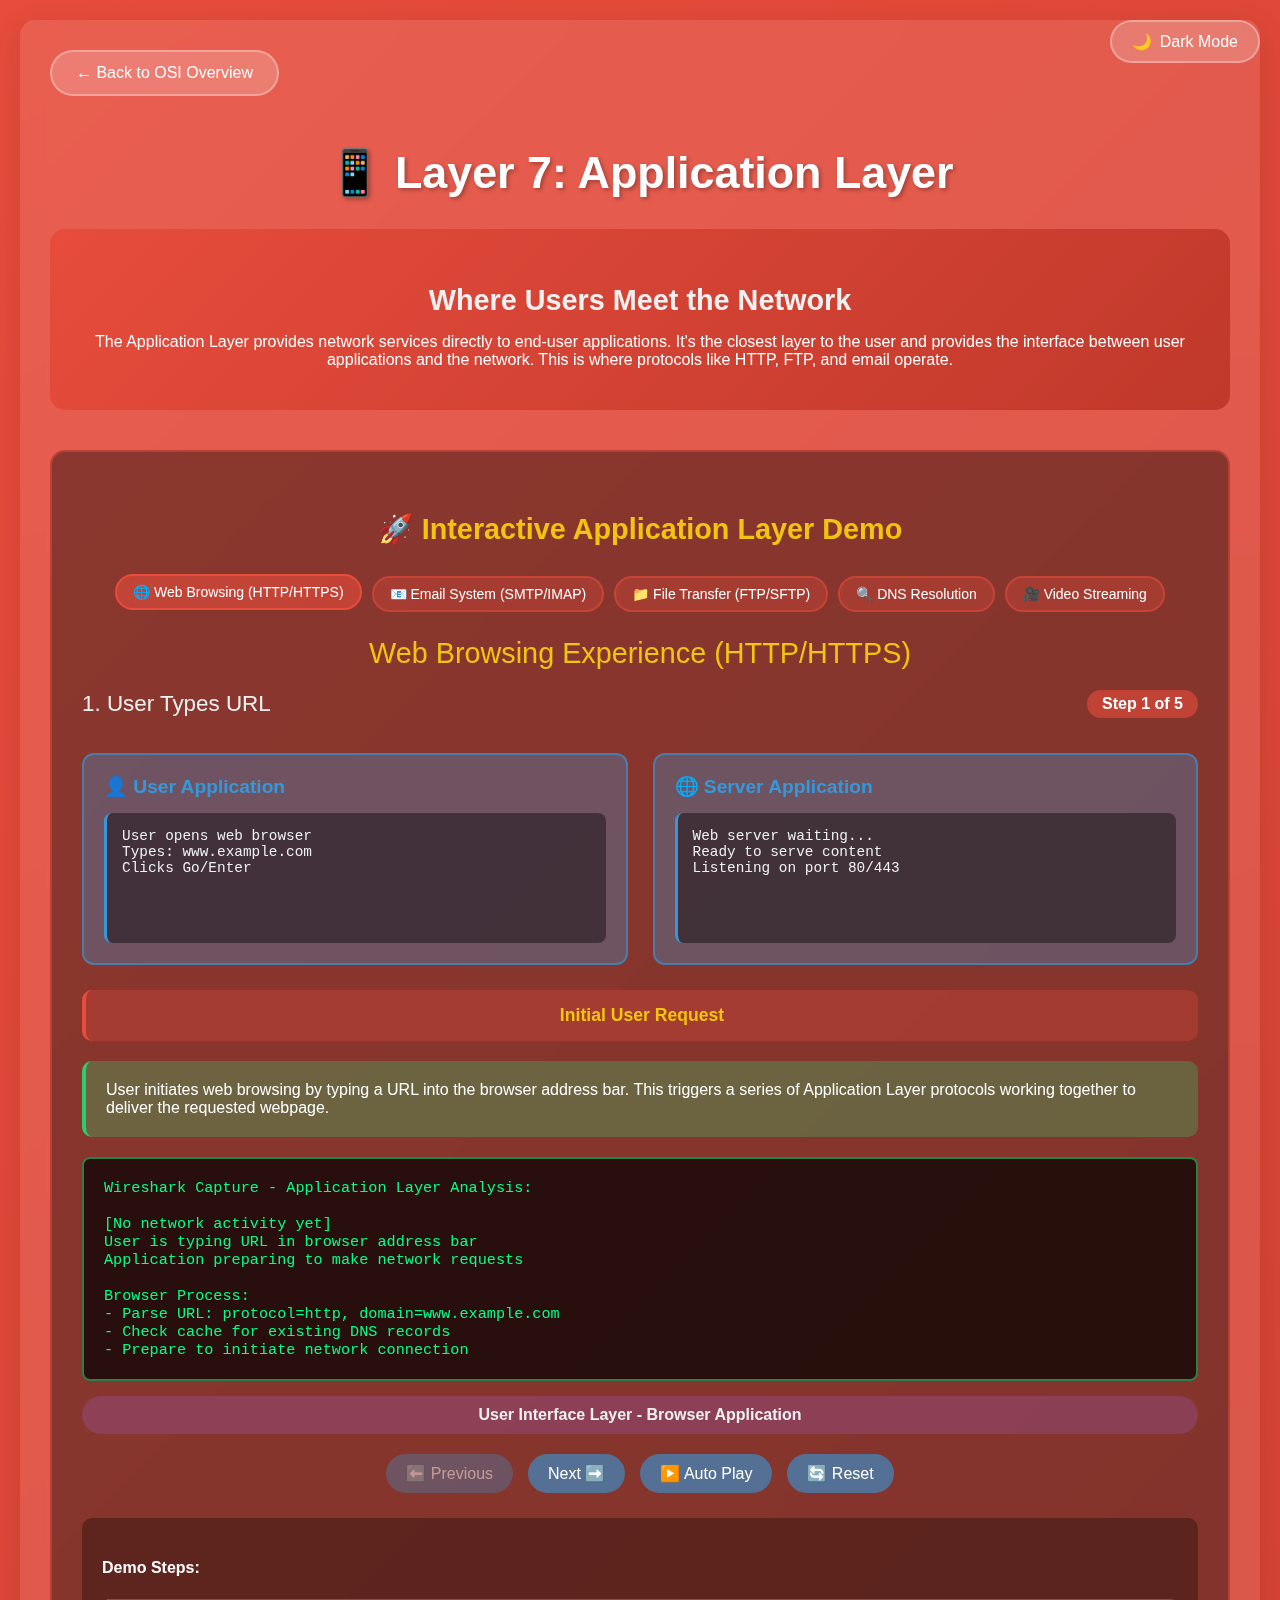
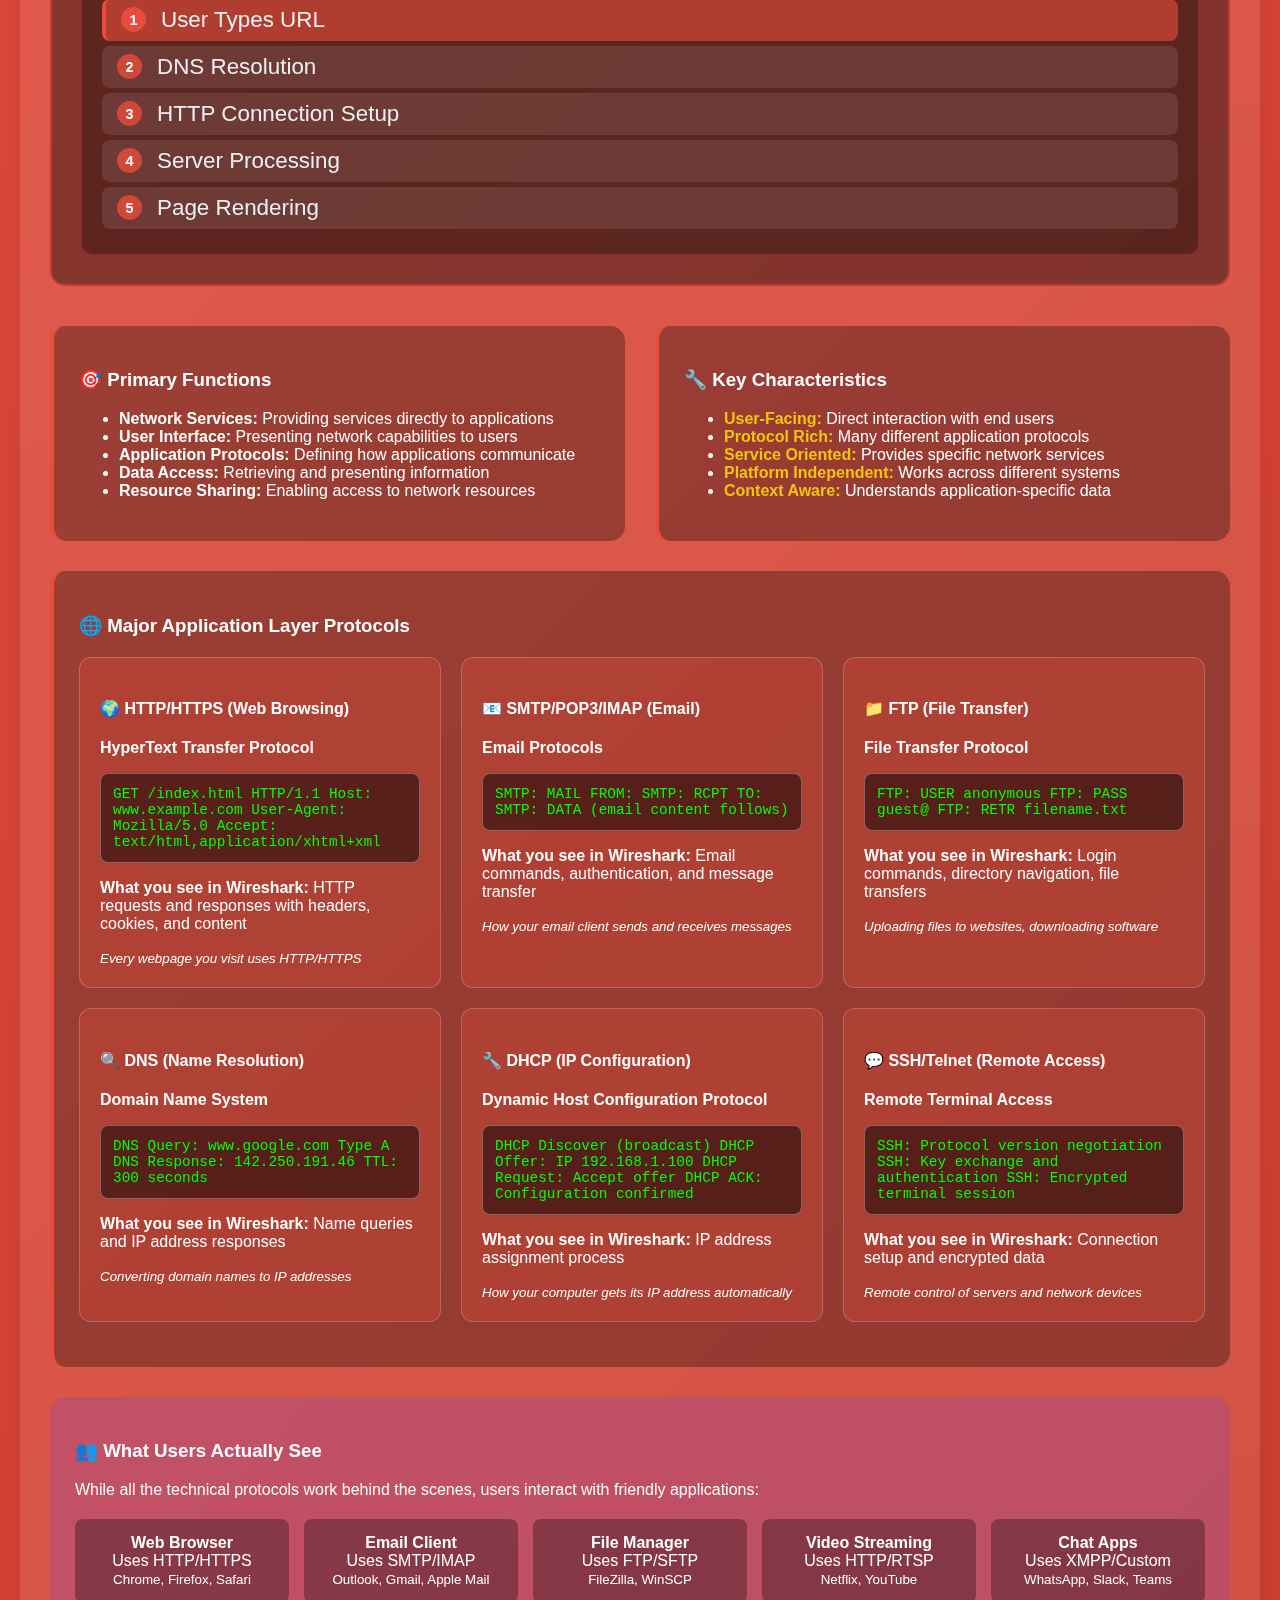
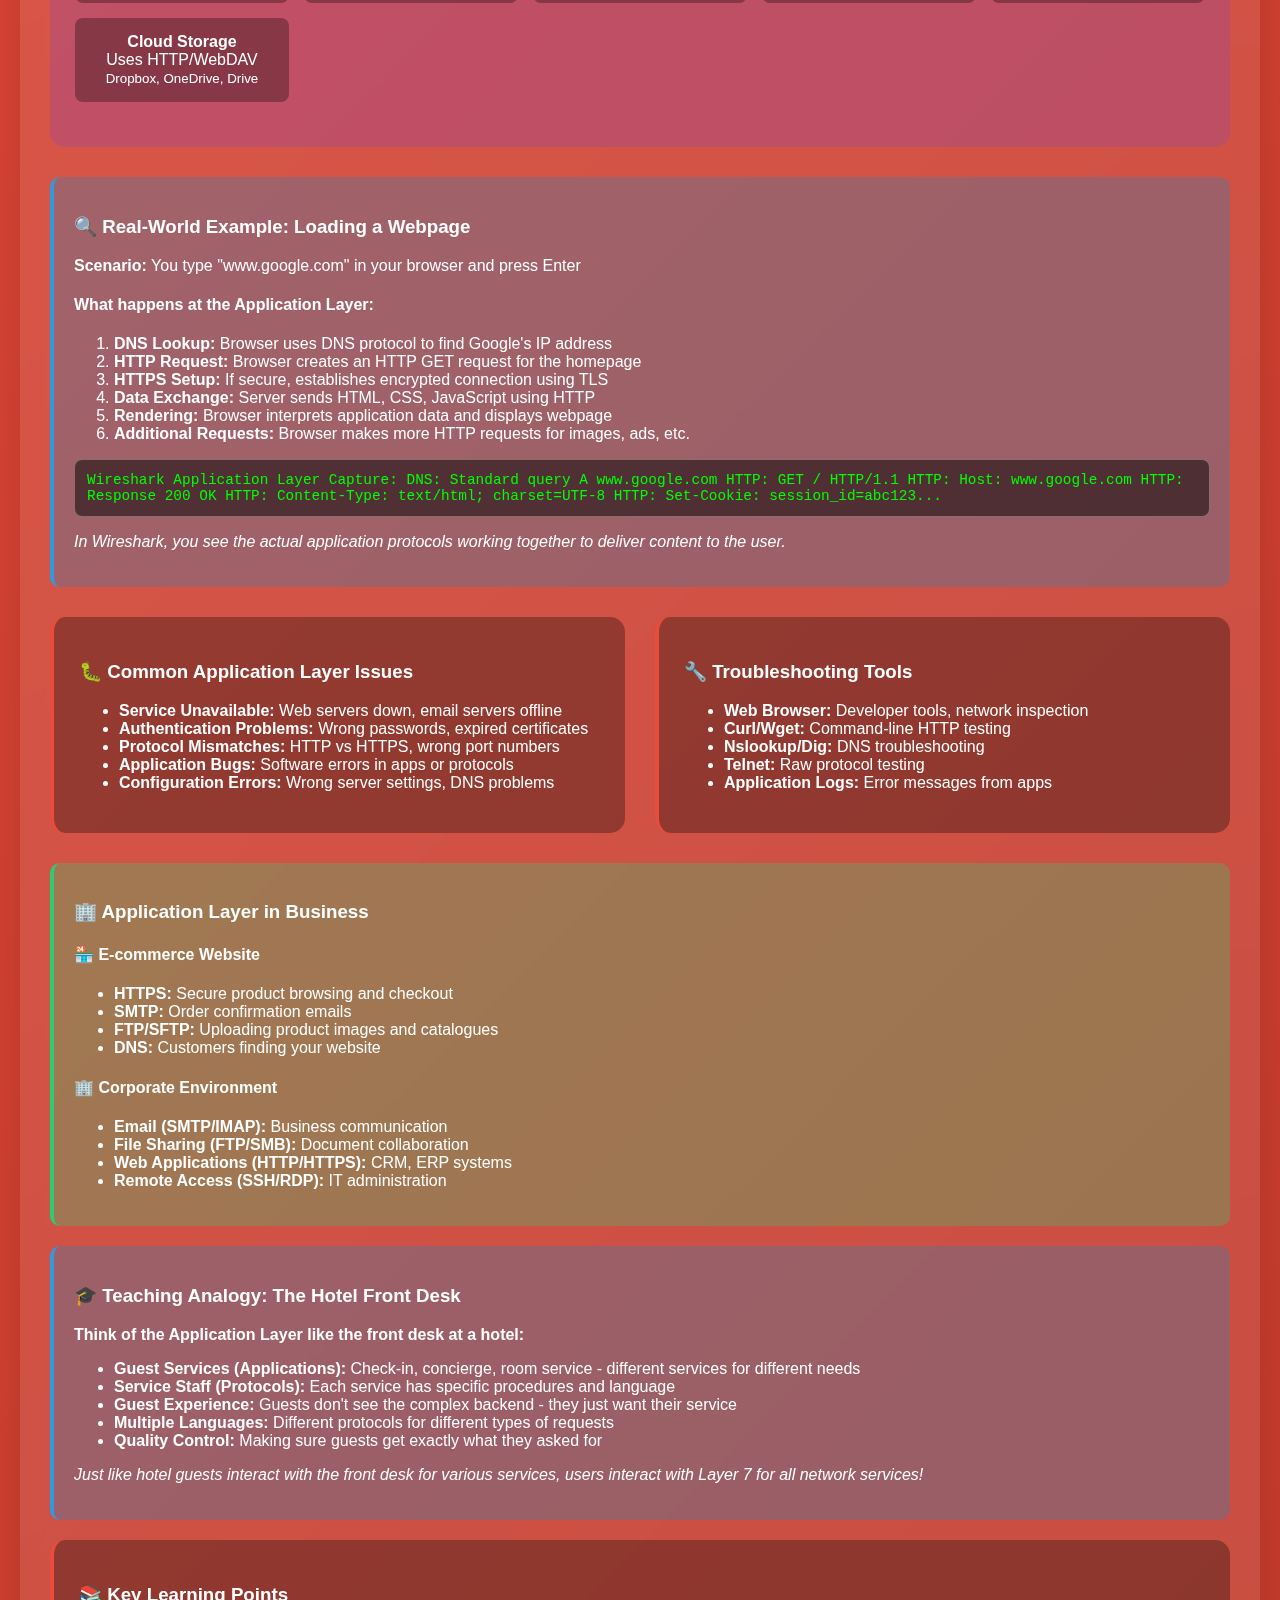
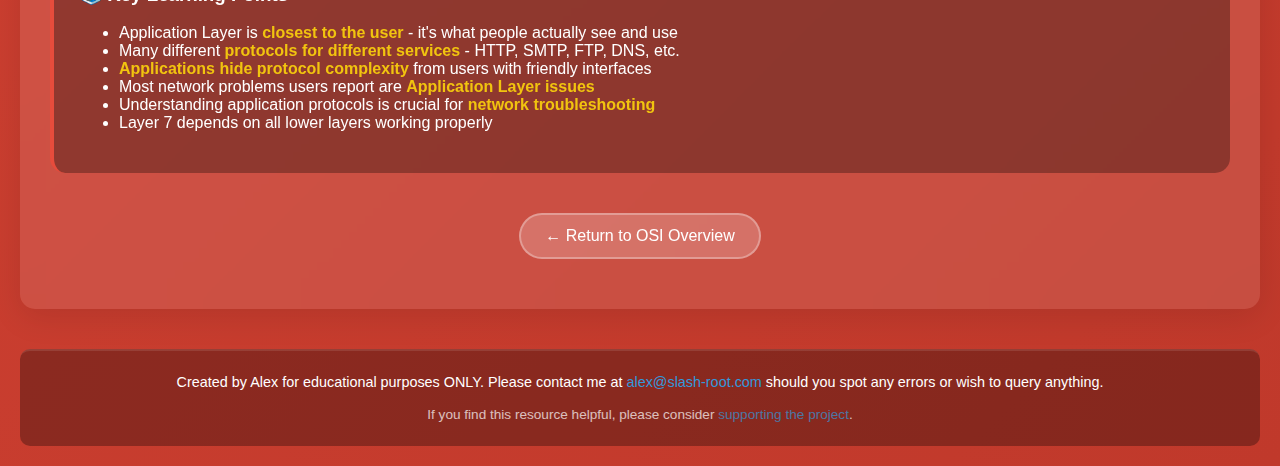
<file: layer7_application.html>
<!DOCTYPE html>
<html lang="en">
<head>
    <meta charset="UTF-8">
    <meta name="viewport" content="width=device-width, initial-scale=1.0">
    <title>OSI Layer 7: Application Layer Explained - HTTP, DNS & SMTP</title>
    <meta name="description" content="Discover OSI Layer 7 (Application Layer) where users interact with the network. Deep dive into HTTP, DNS, SMTP, and FTP with Wireshark examples.">
    <meta property="og:title" content="OSI Layer 7: Application Layer Explained - HTTP, DNS & SMTP">
    <meta property="og:description" content="Discover OSI Layer 7 (Application Layer) where users interact with the network. Deep dive into HTTP, DNS, SMTP, and FTP with Wireshark examples.">
    <meta property="og:type" content="website">
    <meta property="og:url" content="https://osiexplain.com/layer7_application.html">
    <meta name="twitter:card" content="summary">
    <meta name="twitter:title" content="OSI Layer 7: Application Layer Explained - HTTP, DNS & SMTP">
    <meta name="twitter:description" content="Discover OSI Layer 7 (Application Layer) with HTTP, DNS, SMTP, and FTP Wireshark examples.">
    <link rel="canonical" href="https://osiexplain.com/layer7_application.html">
    <link rel="stylesheet" href="styles.css">
    <style>
        body {
            font-family: 'Segoe UI', Tahoma, Geneva, Verdana, sans-serif;
            margin: 0;
            padding: 20px;
            background: linear-gradient(135deg, #e74c3c 0%, #c0392b 100%);
            color: white;
            min-height: 100vh;
        }

        a:focus-visible,
        button:focus-visible,
        select:focus-visible {
            outline: 3px solid #f1c40f;
            outline-offset: 3px;
        }
        
        .container {
            max-width: 1200px;
            margin: 0 auto;
            background: rgba(255, 255, 255, 0.1);
            border-radius: 15px;
            padding: 30px;
            backdrop-filter: blur(10px);
        }
        
        h1 {
            text-align: center;
            margin-bottom: 30px;
            font-size: 2.8em;
            text-shadow: 2px 2px 4px rgba(0,0,0,0.3);
        }
        
        .layer-header {
            background: linear-gradient(135deg, #e74c3c, #c0392b);
            padding: 25px;
            border-radius: 15px;
            margin-bottom: 30px;
            text-align: center;
        }
        
        .content-grid {
            display: grid;
            grid-template-columns: repeat(auto-fit, minmax(350px, 1fr));
            gap: 30px;
            margin: 30px 0;
        }
        
        .content-box {
            background: rgba(0, 0, 0, 0.3);
            padding: 25px;
            border-radius: 15px;
            border-left: 4px solid #e74c3c;
        }
        
        .protocols-list {
            display: grid;
            grid-template-columns: repeat(auto-fit, minmax(280px, 1fr));
            gap: 20px;
            margin: 20px 0;
        }
        
        .protocol-card {
            background: rgba(231, 76, 60, 0.3);
            padding: 20px;
            border-radius: 12px;
            border: 1px solid rgba(255, 255, 255, 0.2);
        }
        
        .wireshark-example {
            background: rgba(0, 0, 0, 0.5);
            border: 1px solid rgba(255, 255, 255, 0.3);
            border-radius: 8px;
            padding: 12px;
            margin: 12px 0;
            font-family: 'Courier New', monospace;
            color: #00ff00;
            font-size: 0.9em;
        }
        
        .example-box {
            background: rgba(41, 128, 185, 0.3);
            padding: 20px;
            border-radius: 10px;
            margin: 20px 0;
            border-left: 4px solid #3498db;
        }
        
        .back-button {
            background: rgba(255, 255, 255, 0.2);
            color: white;
            border: 2px solid rgba(255, 255, 255, 0.3);
            padding: 12px 24px;
            border-radius: 25px;
            cursor: pointer;
            font-size: 16px;
            transition: all 0.3s ease;
            text-decoration: none;
            display: inline-block;
            margin-bottom: 20px;
        }
        
        .back-button:hover {
            background: rgba(255, 255, 255, 0.3);
            transform: translateY(-2px);
        }
        
        .highlight {
            color: #f1c40f;
            font-weight: bold;
        }
        
        .user-experience {
            background: rgba(142, 68, 173, 0.3);
            padding: 25px;
            border-radius: 15px;
            margin: 30px 0;
        }
        
        .app-examples {
            display: grid;
            grid-template-columns: repeat(auto-fit, minmax(200px, 1fr));
            gap: 15px;
            margin: 20px 0;
        }
        
        .app-example {
            background: rgba(0, 0, 0, 0.3);
            padding: 15px;
            border-radius: 8px;
            text-align: center;
        }
        
        .real-world {
            background: rgba(46, 204, 113, 0.3);
            padding: 20px;
            border-radius: 10px;
            margin: 20px 0;
            border-left: 4px solid #2ecc71;
        }
        
        /* Interactive Demo Styles */
        .interactive-demo {
            background: rgba(0, 0, 0, 0.4);
            border-radius: 15px;
            padding: 30px;
            margin: 40px 0;
            border: 2px solid rgba(231, 76, 60, 0.5);
        }
        
        .demo-controls {
            display: flex;
            justify-content: center;
            gap: 15px;
            margin-bottom: 30px;
            flex-wrap: wrap;
        }
        
        .demo-selector {
            display: flex;
            justify-content: center;
            gap: 10px;
            margin-bottom: 25px;
            flex-wrap: wrap;
        }
        
        .demo-selector button {
            background: rgba(231, 76, 60, 0.3);
            color: white;
            border: 2px solid rgba(231, 76, 60, 0.5);
            padding: 8px 16px;
            border-radius: 20px;
            cursor: pointer;
            transition: all 0.3s ease;
            font-size: 14px;
        }
        
        .demo-selector button:hover,
        .demo-selector button.active {
            background: rgba(231, 76, 60, 0.6);
            border-color: #e74c3c;
            transform: translateY(-2px);
        }
        
        .demo-header {
            text-align: center;
            margin-bottom: 25px;
        }
        
        .demo-title {
            font-size: 1.8em;
            color: #f1c40f;
            margin-bottom: 10px;
        }
        
        .step-info {
            display: flex;
            justify-content: space-between;
            align-items: center;
            margin-bottom: 20px;
            flex-wrap: wrap;
            gap: 15px;
        }
        
        .step-title {
            font-size: 1.4em;
            color: #ecf0f1;
        }
        
        .step-counter {
            background: rgba(231, 76, 60, 0.6);
            padding: 5px 15px;
            border-radius: 20px;
            font-weight: bold;
        }
        
        .demo-content {
            display: grid;
            grid-template-columns: 1fr 1fr;
            gap: 25px;
            margin-bottom: 25px;
        }
        
        @media (max-width: 768px) {
            .demo-content {
                grid-template-columns: 1fr;
                gap: 15px;
            }
        }
        
        .application-box {
            background: rgba(52, 152, 219, 0.3);
            border: 2px solid rgba(52, 152, 219, 0.6);
            border-radius: 12px;
            padding: 20px;
            min-height: 150px;
        }
        
        .application-box h4 {
            color: #3498db;
            margin-top: 0;
            margin-bottom: 15px;
            font-size: 1.2em;
            display: flex;
            align-items: center;
            gap: 10px;
        }
        
        .application-data {
            background: rgba(0, 0, 0, 0.4);
            padding: 15px;
            border-radius: 8px;
            font-family: 'Courier New', monospace;
            color: #ecf0f1;
            font-size: 0.9em;
            white-space: pre-line;
            min-height: 100px;
            border-left: 3px solid #3498db;
        }
        
        .phase-indicator {
            text-align: center;
            margin: 20px 0;
            padding: 15px;
            background: rgba(231, 76, 60, 0.3);
            border-radius: 10px;
            border-left: 4px solid #e74c3c;
        }
        
        .current-phase {
            font-size: 1.1em;
            font-weight: bold;
            color: #f1c40f;
        }
        
        .explanation-box {
            background: rgba(46, 204, 113, 0.3);
            padding: 20px;
            border-radius: 10px;
            margin: 20px 0;
            border-left: 4px solid #2ecc71;
        }
        
        .wireshark-display {
            background: rgba(0, 0, 0, 0.7);
            border: 2px solid rgba(46, 204, 113, 0.6);
            border-radius: 8px;
            padding: 20px;
            font-family: 'Courier New', monospace;
            color: #00ff88;
            font-size: 0.95em;
            white-space: pre-line;
            margin: 15px 0;
            min-height: 180px;
            overflow-x: auto;
        }
        
        .protocol-info {
            text-align: center;
            background: rgba(155, 89, 182, 0.3);
            padding: 10px 20px;
            border-radius: 20px;
            color: #ecf0f1;
            font-weight: bold;
            margin: 15px 0;
        }
        
        .control-buttons {
            display: flex;
            justify-content: center;
            gap: 15px;
            margin: 20px 0;
            flex-wrap: wrap;
        }
        
        .control-buttons button {
            background: rgba(52, 152, 219, 0.6);
            color: white;
            border: none;
            padding: 10px 20px;
            border-radius: 25px;
            cursor: pointer;
            font-size: 16px;
            transition: all 0.3s ease;
        }
        
        .control-buttons button:hover:not(:disabled) {
            background: rgba(52, 152, 219, 0.8);
            transform: translateY(-2px);
        }
        
        .control-buttons button:disabled {
            opacity: 0.5;
            cursor: not-allowed;
        }
        
        .step-list {
            margin-top: 25px;
            padding: 20px;
            background: rgba(0, 0, 0, 0.3);
            border-radius: 10px;
        }
        
        .step-item {
            display: flex;
            align-items: center;
            padding: 8px 15px;
            margin: 5px 0;
            background: rgba(255, 255, 255, 0.1);
            border-radius: 8px;
            cursor: pointer;
            transition: all 0.3s ease;
        }
        
        .step-item:hover {
            background: rgba(255, 255, 255, 0.2);
            transform: translateX(5px);
        }
        
        .step-item.active {
            background: rgba(231, 76, 60, 0.6);
            border-left: 4px solid #e74c3c;
        }
        
        .step-item.completed {
            background: rgba(46, 204, 113, 0.3);
            border-left: 4px solid #2ecc71;
        }
        
        .step-number {
            background: rgba(231, 76, 60, 0.8);
            color: white;
            width: 25px;
            height: 25px;
            border-radius: 50%;
            display: flex;
            align-items: center;
            justify-content: center;
            font-weight: bold;
            margin-right: 15px;
            font-size: 0.9em;
        }
        
        .step-item.completed .step-number {
            background: rgba(46, 204, 113, 0.8);
        }
        
        .step-item.active .step-number {
            background: #e74c3c;
        }
        
        .step-title {
            font-weight: 500;
        }
        
        /* Dark Mode Toggle */
        .dark-mode-toggle{position:fixed;top:20px;right:20px;z-index:1000;background:rgba(255,255,255,0.2);border:2px solid rgba(255,255,255,0.3);border-radius:25px;padding:10px 20px;cursor:pointer;backdrop-filter:blur(10px);transition:all 0.3s ease;display:flex;align-items:center;gap:8px;font-size:16px;color:white;}
        .dark-mode-toggle:hover{background:rgba(255,255,255,0.3);transform:translateY(-2px);}
        body.dark-mode{background:linear-gradient(135deg,#1a1a1a 0%,#2d2d2d 100%);}
        body.dark-mode .container{background:rgba(0,0,0,0.4);}
        body.dark-mode .content-box,body.dark-mode .protocols-list,body.dark-mode .example-box,body.dark-mode .real-world,body.dark-mode .user-experience,body.dark-mode .interactive-demo{background:rgba(0,0,0,0.5);}
    </style>
</head>
<body>
    <button type="button" class="dark-mode-toggle" onclick="toggleDarkMode()" title="Toggle Dark Mode" aria-label="Toggle dark mode" aria-pressed="false"><span id="darkModeIcon">🌙</span><span id="darkModeText">Dark Mode</span></button>
    <div class="container">
        <a href="index.html" class="back-button">← Back to OSI Overview</a>
        
        <h1>📱 Layer 7: Application Layer</h1>
        
        <div class="layer-header">
            <h2>Where Users Meet the Network</h2>
            <p>The Application Layer provides network services directly to end-user applications. It's the closest layer to the user and provides the interface between user applications and the network. This is where protocols like HTTP, FTP, and email operate.</p>
        </div>
        
        <!-- Interactive Demo Section -->
        <div class="interactive-demo">
            <h2 style="text-align: center; color: #f1c40f; margin-bottom: 30px;">🚀 Interactive Application Layer Demo</h2>
            
            <div class="demo-selector">
                <button onclick="switchDemo('web')" class="active">🌐 Web Browsing (HTTP/HTTPS)</button>
                <button onclick="switchDemo('email')">📧 Email System (SMTP/IMAP)</button>
                <button onclick="switchDemo('ftp')">📁 File Transfer (FTP/SFTP)</button>
                <button onclick="switchDemo('dns')">🔍 DNS Resolution</button>
                <button onclick="switchDemo('streaming')">🎥 Video Streaming</button>
            </div>
            
            <div class="demo-header">
                <div class="demo-title" id="demo-title">Web Browsing Experience</div>
                <div class="step-info">
                    <div class="step-title" id="step-title">1. User Types URL</div>
                    <div class="step-counter" id="step-counter">Step 1 of 5</div>
                </div>
            </div>
            
            <div class="demo-content">
                <div class="application-box">
                    <h4>👤 User Application</h4>
                    <div class="application-data" id="user-data">
User opens web browser
Types: www.example.com
Clicks Go/Enter
                    </div>
                </div>
                
                <div class="application-box">
                    <h4>🌐 Server Application</h4>
                    <div class="application-data" id="server-data">
Web server waiting...
Ready to serve content
Listening on port 80/443
                    </div>
                </div>
            </div>
            
            <div class="phase-indicator">
                <div class="current-phase" id="current-phase">Initial User Request</div>
            </div>
            
            <div class="explanation-box">
                <div id="step-explanation">
                    User initiates web browsing by typing a URL into the browser address bar. This triggers a series of Application Layer protocols working together to deliver the requested webpage.
                </div>
            </div>
            
            <div class="wireshark-display" id="wireshark-content">
Wireshark Capture - Application Layer Analysis:

[No network activity yet]
User is typing URL in browser address bar
Application preparing to make network requests
            </div>
            
            <div class="protocol-info" id="protocol-info">
                User Interface Layer - Browser Application
            </div>
            
            <div class="control-buttons">
                <button onclick="prevStep()" id="prev-btn">⬅️ Previous</button>
                <button onclick="nextStep()" id="next-btn">Next ➡️</button>
                <button onclick="playDemo()" id="play-btn">▶️ Auto Play</button>
                <button onclick="resetDemo()">🔄 Reset</button>
            </div>
            
            <div class="step-list">
                <h4>Demo Steps:</h4>
                <div id="step-list">
                    <!-- Steps will be populated by JavaScript -->
                </div>
            </div>
        </div>
        
        <div class="content-grid">
            <div class="content-box">
                <h3>🎯 Primary Functions</h3>
                <ul>
                    <li><strong>Network Services:</strong> Providing services directly to applications</li>
                    <li><strong>User Interface:</strong> Presenting network capabilities to users</li>
                    <li><strong>Application Protocols:</strong> Defining how applications communicate</li>
                    <li><strong>Data Access:</strong> Retrieving and presenting information</li>
                    <li><strong>Resource Sharing:</strong> Enabling access to network resources</li>
                </ul>
            </div>
            
            <div class="content-box">
                <h3>🔧 Key Characteristics</h3>
                <ul>
                    <li><span class="highlight">User-Facing:</span> Direct interaction with end users</li>
                    <li><span class="highlight">Protocol Rich:</span> Many different application protocols</li>
                    <li><span class="highlight">Service Oriented:</span> Provides specific network services</li>
                    <li><span class="highlight">Platform Independent:</span> Works across different systems</li>
                    <li><span class="highlight">Context Aware:</span> Understands application-specific data</li>
                </ul>
            </div>
        </div>
        
        <div class="content-box">
            <h3>🌐 Major Application Layer Protocols</h3>
            <div class="protocols-list">
                <div class="protocol-card">
                    <h4>🌍 HTTP/HTTPS (Web Browsing)</h4>
                    <p><strong>HyperText Transfer Protocol</strong></p>
                    <div class="wireshark-example">GET /index.html HTTP/1.1
Host: www.example.com
User-Agent: Mozilla/5.0
Accept: text/html,application/xhtml+xml</div>
                    <p><strong>What you see in Wireshark:</strong> HTTP requests and responses with headers, cookies, and content</p>
                    <small><em>Every webpage you visit uses HTTP/HTTPS</em></small>
                </div>
                
                <div class="protocol-card">
                    <h4>📧 SMTP/POP3/IMAP (Email)</h4>
                    <p><strong>Email Protocols</strong></p>
                    <div class="wireshark-example">SMTP: MAIL FROM: <user@example.com>
SMTP: RCPT TO: <friend@email.com>
SMTP: DATA (email content follows)</div>
                    <p><strong>What you see in Wireshark:</strong> Email commands, authentication, and message transfer</p>
                    <small><em>How your email client sends and receives messages</em></small>
                </div>
                
                <div class="protocol-card">
                    <h4>📁 FTP (File Transfer)</h4>
                    <p><strong>File Transfer Protocol</strong></p>
                    <div class="wireshark-example">FTP: USER anonymous
FTP: PASS guest@
FTP: RETR filename.txt</div>
                    <p><strong>What you see in Wireshark:</strong> Login commands, directory navigation, file transfers</p>
                    <small><em>Uploading files to websites, downloading software</em></small>
                </div>
                
                <div class="protocol-card">
                    <h4>🔍 DNS (Name Resolution)</h4>
                    <p><strong>Domain Name System</strong></p>
                    <div class="wireshark-example">DNS Query: www.google.com Type A
DNS Response: 142.250.191.46
TTL: 300 seconds</div>
                    <p><strong>What you see in Wireshark:</strong> Name queries and IP address responses</p>
                    <small><em>Converting domain names to IP addresses</em></small>
                </div>
                
                <div class="protocol-card">
                    <h4>🔧 DHCP (IP Configuration)</h4>
                    <p><strong>Dynamic Host Configuration Protocol</strong></p>
                    <div class="wireshark-example">DHCP Discover (broadcast)
DHCP Offer: IP 192.168.1.100
DHCP Request: Accept offer
DHCP ACK: Configuration confirmed</div>
                    <p><strong>What you see in Wireshark:</strong> IP address assignment process</p>
                    <small><em>How your computer gets its IP address automatically</em></small>
                </div>
                
                <div class="protocol-card">
                    <h4>💬 SSH/Telnet (Remote Access)</h4>
                    <p><strong>Remote Terminal Access</strong></p>
                    <div class="wireshark-example">SSH: Protocol version negotiation
SSH: Key exchange and authentication
SSH: Encrypted terminal session</div>
                    <p><strong>What you see in Wireshark:</strong> Connection setup and encrypted data</p>
                    <small><em>Remote control of servers and network devices</em></small>
                </div>
            </div>
        </div>
        
        <div class="user-experience">
            <h3>👥 What Users Actually See</h3>
            <p>While all the technical protocols work behind the scenes, users interact with friendly applications:</p>
            
            <div class="app-examples">
                <div class="app-example">
                    <strong>Web Browser</strong><br>
                    Uses HTTP/HTTPS<br>
                    <small>Chrome, Firefox, Safari</small>
                </div>
                <div class="app-example">
                    <strong>Email Client</strong><br>
                    Uses SMTP/IMAP<br>
                    <small>Outlook, Gmail, Apple Mail</small>
                </div>
                <div class="app-example">
                    <strong>File Manager</strong><br>
                    Uses FTP/SFTP<br>
                    <small>FileZilla, WinSCP</small>
                </div>
                <div class="app-example">
                    <strong>Video Streaming</strong><br>
                    Uses HTTP/RTSP<br>
                    <small>Netflix, YouTube</small>
                </div>
                <div class="app-example">
                    <strong>Chat Apps</strong><br>
                    Uses XMPP/Custom<br>
                    <small>WhatsApp, Slack, Teams</small>
                </div>
                <div class="app-example">
                    <strong>Cloud Storage</strong><br>
                    Uses HTTP/WebDAV<br>
                    <small>Dropbox, OneDrive, Drive</small>
                </div>
            </div>
        </div>
        
        <div class="example-box">
            <h3>🔍 Real-World Example: Loading a Webpage</h3>
            <p><strong>Scenario:</strong> You type "www.google.com" in your browser and press Enter</p>
            
            <h4>What happens at the Application Layer:</h4>
            <ol>
                <li><strong>DNS Lookup:</strong> Browser uses DNS protocol to find Google's IP address</li>
                <li><strong>HTTP Request:</strong> Browser creates an HTTP GET request for the homepage</li>
                <li><strong>HTTPS Setup:</strong> If secure, establishes encrypted connection using TLS</li>
                <li><strong>Data Exchange:</strong> Server sends HTML, CSS, JavaScript using HTTP</li>
                <li><strong>Rendering:</strong> Browser interprets application data and displays webpage</li>
                <li><strong>Additional Requests:</strong> Browser makes more HTTP requests for images, ads, etc.</li>
            </ol>
            
            <div class="wireshark-example">
Wireshark Application Layer Capture:
DNS: Standard query A www.google.com
HTTP: GET / HTTP/1.1
HTTP: Host: www.google.com
HTTP: Response 200 OK
HTTP: Content-Type: text/html; charset=UTF-8
HTTP: Set-Cookie: session_id=abc123...
</div>
            <p><em>In Wireshark, you see the actual application protocols working together to deliver content to the user.</em></p>
        </div>
        
        <div class="content-grid">
            <div class="content-box">
                <h3>🐛 Common Application Layer Issues</h3>
                <ul>
                    <li><strong>Service Unavailable:</strong> Web servers down, email servers offline</li>
                    <li><strong>Authentication Problems:</strong> Wrong passwords, expired certificates</li>
                    <li><strong>Protocol Mismatches:</strong> HTTP vs HTTPS, wrong port numbers</li>
                    <li><strong>Application Bugs:</strong> Software errors in apps or protocols</li>
                    <li><strong>Configuration Errors:</strong> Wrong server settings, DNS problems</li>
                </ul>
            </div>
            
            <div class="content-box">
                <h3>🔧 Troubleshooting Tools</h3>
                <ul>
                    <li><strong>Web Browser:</strong> Developer tools, network inspection</li>
                    <li><strong>Curl/Wget:</strong> Command-line HTTP testing</li>
                    <li><strong>Nslookup/Dig:</strong> DNS troubleshooting</li>
                    <li><strong>Telnet:</strong> Raw protocol testing</li>
                    <li><strong>Application Logs:</strong> Error messages from apps</li>
                </ul>
            </div>
        </div>
        
        <div class="real-world">
            <h3>🏢 Application Layer in Business</h3>
            
            <h4>🏪 E-commerce Website</h4>
            <ul>
                <li><strong>HTTPS:</strong> Secure product browsing and checkout</li>
                <li><strong>SMTP:</strong> Order confirmation emails</li>
                <li><strong>FTP/SFTP:</strong> Uploading product images and catalogues</li>
                <li><strong>DNS:</strong> Customers finding your website</li>
            </ul>
            
            <h4>🏢 Corporate Environment</h4>
            <ul>
                <li><strong>Email (SMTP/IMAP):</strong> Business communication</li>
                <li><strong>File Sharing (FTP/SMB):</strong> Document collaboration</li>
                <li><strong>Web Applications (HTTP/HTTPS):</strong> CRM, ERP systems</li>
                <li><strong>Remote Access (SSH/RDP):</strong> IT administration</li>
            </ul>
        </div>
        
        <div class="example-box">
            <h3>🎓 Teaching Analogy: The Hotel Front Desk</h3>
            <p><strong>Think of the Application Layer like the front desk at a hotel:</strong></p>
            <ul>
                <li><strong>Guest Services (Applications):</strong> Check-in, concierge, room service - different services for different needs</li>
                <li><strong>Service Staff (Protocols):</strong> Each service has specific procedures and language</li>
                <li><strong>Guest Experience:</strong> Guests don't see the complex backend - they just want their service</li>
                <li><strong>Multiple Languages:</strong> Different protocols for different types of requests</li>
                <li><strong>Quality Control:</strong> Making sure guests get exactly what they asked for</li>
            </ul>
            <p><em>Just like hotel guests interact with the front desk for various services, users interact with Layer 7 for all network services!</em></p>
        </div>
        
        <div class="content-box">
            <h3>📚 Key Learning Points</h3>
            <ul>
                <li>Application Layer is <span class="highlight">closest to the user</span> - it's what people actually see and use</li>
                <li>Many different <span class="highlight">protocols for different services</span> - HTTP, SMTP, FTP, DNS, etc.</li>
                <li><span class="highlight">Applications hide protocol complexity</span> from users with friendly interfaces</li>
                <li>Most network problems users report are <span class="highlight">Application Layer issues</span></li>
                <li>Understanding application protocols is crucial for <span class="highlight">network troubleshooting</span></li>
                <li>Layer 7 depends on all lower layers working properly</li>
            </ul>
        </div>
        
        <div style="text-align: center; margin-top: 40px;">
            <a href="index.html" class="back-button">← Return to OSI Overview</a>
        </div>
    </div>
    
    <script>
        // Application Layer Interactive Demo
        const demo = {
            currentStep: 0,
            currentDemo: 'web',
            isPlaying: false,
            playInterval: null,
            
            demos: {
                web: {
                    name: 'Web Browsing Experience (HTTP/HTTPS)',
                    steps: [
                        {
                            title: 'User Types URL',
                            userData: 'User opens web browser\nTypes: www.example.com\nClicks Go/Enter',
                            serverData: 'Web server waiting...\nReady to serve content\nListening on port 80/443',
                            phase: 'Initial User Request',
                            explanation: 'User initiates web browsing by typing a URL into the browser address bar. This triggers a series of Application Layer protocols working together to deliver the requested webpage.',
                            wireshark: `Wireshark Capture - Application Layer Analysis:\n\n[No network activity yet]\nUser is typing URL in browser address bar\nApplication preparing to make network requests\n\nBrowser Process:\n- Parse URL: protocol=http, domain=www.example.com\n- Check cache for existing DNS records\n- Prepare to initiate network connection`,
                            protocol: 'User Interface Layer - Browser Application'
                        },
                        {
                            title: 'DNS Resolution',
                            userData: 'Browser needs IP address\nQuerying DNS server\nDNS Query: www.example.com',
                            serverData: 'DNS Server responding\nDomain: www.example.com\nIP: 93.184.216.34',
                            phase: 'Domain Name Resolution',
                            explanation: 'Browser uses DNS protocol to convert the human-readable domain name to an IP address that can be used for routing.',
                            wireshark: `Frame 1: DNS Query\nDomain Name System (query)\n    Transaction ID: 0x1234\n    Flags: 0x0100 Standard query\n    Questions: 1\n        www.example.com: type A, class IN\n        \nFrame 2: DNS Response  \nDomain Name System (response)\n    Transaction ID: 0x1234\n    Flags: 0x8180 Standard query response\n    Questions: 1\n    Answer RRs: 1\n        www.example.com: type A, class IN\n            Address: 93.184.216.34\n            TTL: 86400 (24 hours)\n            \nDNS resolution successful in 15ms`,
                            protocol: 'DNS (Domain Name System)'
                        },
                        {
                            title: 'HTTP Connection Setup',
                            userData: 'Connecting to 93.184.216.34:80\nTCP handshake complete\nSending HTTP request',
                            serverData: 'Accepting connection\nTCP established\nReady for HTTP request',
                            phase: 'HTTP Connection Establishment',
                            explanation: 'Browser establishes TCP connection to web server and prepares to send HTTP request for the webpage.',
                            wireshark: `Frame 3: TCP Connection (handled by Layer 4)\n[TCP SYN] -> [TCP SYN-ACK] -> [TCP ACK]\n\nFrame 4: HTTP Request\nHypertext Transfer Protocol\n    GET / HTTP/1.1\r\n\n    Request Method: GET\n    Request URI: /\n    Request Version: HTTP/1.1\n    Host: www.example.com\r\n\n    User-Agent: Mozilla/5.0 (Windows NT 10.0; Win64; x64)\r\n\n    Accept: text/html,application/xhtml+xml,application/xml\r\n\n    Accept-Language: en-US,en;q=0.5\r\n\n    Accept-Encoding: gzip, deflate\r\n\n    Connection: keep-alive\r\n\n    \r\n`,
                            protocol: 'HTTP/1.1 Request'
                        },
                        {
                            title: 'Server Processing',
                            userData: 'Request sent\nWaiting for response\nDownloading content...',
                            serverData: 'Processing GET request\nGenerating HTML content\nSending HTTP response',
                            phase: 'Web Server Processing',
                            explanation: 'Web server processes the HTTP request, generates the HTML content, and sends back an HTTP response with the webpage data.',
                            wireshark: `Frame 5: HTTP Response\nHypertext Transfer Protocol\n    HTTP/1.1 200 OK\r\n\n    Response Version: HTTP/1.1\n    Status Code: 200\n    Response Phrase: OK\n    Date: Mon, 15 Jan 2024 10:30:00 GMT\r\n\n    Server: Apache/2.4.41\r\n\n    Content-Type: text/html; charset=UTF-8\r\n\n    Content-Length: 1256\r\n\n    Last-Modified: Mon, 15 Jan 2024 09:15:00 GMT\r\n\n    Connection: keep-alive\r\n\n    \r\n\n    <!DOCTYPE html>\n    <html>\n    <head>\n        <title>Example Domain</title>\n    </head>\n    <body>\n        <h1>Example Domain</h1>\n        <p>This domain is for use in illustrative examples...</p>\n    </body>\n    </html>`,
                            protocol: 'HTTP/1.1 Response'
                        },
                        {
                            title: 'Page Rendering',
                            userData: 'HTML received (1,256 bytes)\nParsing HTML content\nRendering webpage\nPage displayed to user',
                            serverData: 'Content delivered successfully\nConnection maintained\nReady for additional requests',
                            phase: 'Client-Side Rendering',
                            explanation: 'Browser receives HTML content, parses it, and renders the webpage for display. User sees the final webpage without knowing about all the underlying protocols.',
                            wireshark: `HTTP Transaction Complete:\n\nTraffic Summary:\n- DNS Query/Response: 2 packets, 154 bytes\n- TCP Connection Setup: 3 packets, 182 bytes  \n- HTTP Request: 1 packet, 445 bytes\n- HTTP Response: 1 packet, 1,701 bytes\n- Total Application Data: 1,256 bytes HTML\n\nUser Experience:\n- URL typed: www.example.com\n- Page load time: 324ms\n- Content displayed: "Example Domain" webpage\n- Browser shows: completed webpage with title, text\n- User happy: successfully browsed to desired site\n\nApplication Layer Success!`,
                            protocol: 'Complete HTTP Transaction'
                        }
                    ]
                },
                email: {
                    name: 'Email System (SMTP/IMAP)',
                    steps: [
                        {
                            title: 'Compose Email',
                            userData: 'Email Client: Outlook\nCompose new message\nTo: friend@example.com\nSubject: Hello!\nMessage: How are you?',
                            serverData: 'SMTP Server waiting\nReady to accept mail\nListening on port 25/587',
                            phase: 'Email Composition',
                            explanation: 'User writes email in client application. Email client prepares to send message using SMTP protocol.',
                            wireshark: `Email Client Preparation:\n\n[No network traffic yet]\nUser typing email in Outlook\nRecipient: friend@example.com\nSubject: Hello!\nMessage body: How are you?\n\nEmail client preparing:\n- Validate email addresses\n- Format message according to RFC 5322\n- Prepare for SMTP transmission`,
                            protocol: 'Email Client Application'
                        },
                        {
                            title: 'SMTP Authentication',
                            userData: 'Connecting to mail server\nSMTP server: mail.company.com\nAuthenticating user credentials',
                            serverData: 'SMTP Server responding\nRequesting authentication\nChecking credentials',
                            phase: 'SMTP Connection & Authentication',
                            explanation: 'Email client connects to SMTP server and authenticates user before being allowed to send email.',
                            wireshark: `Frame 1: SMTP Connection\nSimple Mail Transfer Protocol\n    220 mail.company.com ESMTP Postfix\n    \nFrame 2: SMTP EHLO\nC: EHLO outlook.company.com\nS: 250-mail.company.com\nS: 250-PIPELINING\nS: 250-SIZE 10240000\nS: 250-VRFY\nS: 250-ETRN\nS: 250-AUTH PLAIN LOGIN\nS: 250 8BITMIME\n\nFrame 3: SMTP AUTH\nC: AUTH LOGIN\nS: 334 VXNlcm5hbWU6\nC: am9obi5kb2U=  (base64: john.doe)\nS: 334 UGFzc3dvcmQ6\nC: bXlwYXNzd29yZA==  (base64: mypassword)\nS: 235 2.7.0 Authentication successful`,
                            protocol: 'SMTP Authentication'
                        },
                        {
                            title: 'Send Email Message',
                            userData: 'Authentication successful\nSending email message\nRecipient: friend@example.com',
                            serverData: 'Message accepted\nQueuing for delivery\nRelay to destination server',
                            phase: 'Email Message Transfer',
                            explanation: 'SMTP client sends the actual email message to server, which accepts it and queues for delivery.',
                            wireshark: `Frame 4: SMTP Message Transfer\nC: MAIL FROM:<john.doe@company.com>\nS: 250 2.1.0 Ok\n\nC: RCPT TO:<friend@example.com>\nS: 250 2.1.5 Ok\n\nC: DATA\nS: 354 End data with <CR><LF>.<CR><LF>\n\nC: From: john.doe@company.com\nC: To: friend@example.com\nC: Subject: Hello!\nC: Date: Mon, 15 Jan 2024 10:30:00 -0500\nC: Message-ID: <abc123@company.com>\nC: \nC: How are you?\nC: \nC: .\nS: 250 2.0.0 Ok: queued as 12AB34CD\n\nC: QUIT\nS: 221 2.0.0 Bye`,
                            protocol: 'SMTP Message Transfer'
                        },
                        {
                            title: 'Email Delivery',
                            userData: 'Message sent successfully\nDelivery confirmation\nMessage queued for recipient',
                            serverData: 'Delivering to example.com\nSMTP relay in progress\nMessage handed off',
                            phase: 'Inter-Server Email Relay',
                            explanation: 'SMTP server relays email to recipient\'s email server through series of SMTP transfers.',
                            wireshark: `Frame 5: SMTP Server-to-Server Relay\nSMTP connection: mail.company.com -> mail.example.com\n\nC: EHLO mail.company.com\nS: 250-mail.example.com Hello mail.company.com\n\nC: MAIL FROM:<john.doe@company.com>\nS: 250 OK\n\nC: RCPT TO:<friend@example.com>\nS: 250 OK\n\nC: DATA\n[Same message content transferred]\nS: 250 Message accepted for delivery\n\nMessage Status:\n- Sent from: john.doe@company.com\n- Delivered to: mail.example.com\n- Queue ID: XYZ789\n- Status: Successfully relayed`,
                            protocol: 'SMTP Relay Transfer'
                        },
                        {
                            title: 'Recipient Retrieves Email',
                            userData: 'Email delivery complete\nMessage in recipient\'s inbox\nAwaiting retrieval',
                            serverData: 'Friend\'s email client\nConnecting via IMAP\nDownloading new messages',
                            phase: 'Email Retrieval (IMAP)',
                            explanation: 'Recipient\'s email client uses IMAP protocol to download new messages from their mail server.',
                            wireshark: `Frame 6: IMAP Email Retrieval\nInternet Message Access Protocol\n\nC: A001 LOGIN friend password123\nS: A001 OK LOGIN completed\n\nC: A002 SELECT INBOX\nS: * 1 EXISTS\nS: * 1 RECENT\nS: * FLAGS (\\Answered \\Flagged \\Deleted \\Seen \\Draft)\nS: A002 OK [READ-WRITE] SELECT completed\n\nC: A003 FETCH 1 (FLAGS BODY[])\nS: * 1 FETCH (FLAGS () BODY[] {245}\nS: From: john.doe@company.com\nS: To: friend@example.com\nS: Subject: Hello!\nS: Date: Mon, 15 Jan 2024 10:30:00 -0500\nS: \nS: How are you?\nS: )\nS: A003 OK FETCH completed\n\nEmail successfully retrieved and displayed in recipient\'s email client!`,
                            protocol: 'IMAP Message Retrieval'
                        }
                    ]
                },
                ftp: {
                    name: 'File Transfer (FTP/SFTP)',
                    steps: [
                        {
                            title: 'FTP Client Connection',
                            userData: 'FTP Client: FileZilla\nServer: ftp.example.com\nUser: webmaster\nConnecting...',
                            serverData: 'FTP Server waiting\nListening on port 21\nReady for connections',
                            phase: 'FTP Connection Initiation',
                            explanation: 'User opens FTP client and initiates connection to FTP server for file transfer operations.',
                            wireshark: `Frame 1: FTP Connection\nFile Transfer Protocol (FTP)\n\nTCP Connection to port 21 established\n\nS: 220 Welcome to FTP Server\n\nFTP Control Connection Status:\n- Server: ftp.example.com (192.168.1.100)\n- Port: 21 (FTP Control)\n- Connection: Established\n- Mode: Active (default)\n\nClient preparing for authentication...`,
                            protocol: 'FTP Control Connection'
                        },
                        {
                            title: 'User Authentication',
                            userData: 'Sending credentials\nUsername: webmaster\nPassword: ********\nWaiting for auth response',
                            serverData: 'Validating credentials\nChecking permissions\nAuthentication successful',
                            phase: 'FTP Authentication Process',
                            explanation: 'FTP client sends username and password to server. Server validates credentials and grants access.',
                            wireshark: `Frame 2: FTP Authentication\nC: USER webmaster\nS: 331 Password required for webmaster\n\nC: PASS ********\nS: 230 User webmaster logged in\n\nFrame 3: System Information\nC: SYST\nS: 215 UNIX Type: L8\n\nC: PWD\nS: 257 "/home/webmaster" is current directory\n\nAuthentication Status:\n- User: webmaster\n- Status: Logged in successfully\n- Home Directory: /home/webmaster\n- Permissions: Read/Write access granted`,
                            protocol: 'FTP Authentication'
                        },
                        {
                            title: 'Directory Navigation',
                            userData: 'Browsing directories\nCurrent: /home/webmaster\nNavigating to: /var/www/html\nListing files...',
                            serverData: 'Processing commands\nDirectory: /var/www/html\nSending file list',
                            phase: 'FTP Directory Operations',
                            explanation: 'User navigates filesystem on remote server and lists files in target directory.',
                            wireshark: `Frame 4: Directory Operations\nC: CWD /var/www/html\nS: 250 CWD command successful\n\nC: PWD\nS: 257 "/var/www/html" is current directory\n\nC: TYPE A\nS: 200 Type set to A\n\nC: PASV\nS: 227 Entering Passive Mode (192,168,1,100,195,149)\n\nData Connection: 192.168.1.100:50069\n\nC: LIST\nS: 150 Opening ASCII mode data connection for file list\n[Data Channel] File listing transmitted\nS: 226 Transfer complete\n\nDirectory Contents:\n- index.html (2,453 bytes)\n- style.css (1,289 bytes)\n- image.jpg (45,672 bytes)\n- script.js (3,107 bytes)`,
                            protocol: 'FTP Directory Commands'
                        },
                        {
                            title: 'File Upload',
                            userData: 'Selecting local file: newpage.html\nSize: 5,234 bytes\nUploading to server...\nTransfer in progress',
                            serverData: 'Receiving file upload\nFilename: newpage.html\nStoring to: /var/www/html/\nWrite in progress',
                            phase: 'FTP File Transfer (Upload)',
                            explanation: 'Client uploads file to server using FTP data connection. File is transferred in binary or ASCII mode.',
                            wireshark: `Frame 5: File Upload\nC: TYPE I  (Binary mode)\nS: 200 Type set to I\n\nC: PASV\nS: 227 Entering Passive Mode (192,168,1,100,195,150)\n\nC: STOR newpage.html\nS: 150 Opening BINARY mode data connection\n\nData Connection Transfer:\n[TCP Data on port 50070]\nFile Content: newpage.html (5,234 bytes)\n<!DOCTYPE html>\n<html>\n<head><title>New Page</title></head>\n<body>\n<h1>Welcome to the new page!</h1>\n<p>This page was uploaded via FTP.</p>\n</body>\n</html>\n\nS: 226 Transfer complete\n\nUpload Statistics:\n- Filename: newpage.html\n- Size: 5,234 bytes transferred\n- Time: 0.8 seconds\n- Speed: 6.5 KB/s\n- Status: Upload successful`,
                            protocol: 'FTP Data Transfer (Binary)'
                        },
                        {
                            title: 'Session Complete',
                            userData: 'Upload successful\nFile: newpage.html uploaded\nDisconnecting from server\nFTP session ended',
                            serverData: 'File saved successfully\nLocation: /var/www/html/newpage.html\nClient disconnected\nSession closed',
                            phase: 'FTP Session Termination',
                            explanation: 'File transfer completed successfully. Client disconnects from FTP server and closes session.',
                            wireshark: `Frame 6: Session Termination\nC: QUIT\nS: 221 Goodbye\n\nTCP Connection Closed\n\nFTP Session Summary:\n- Server: ftp.example.com\n- User: webmaster\n- Duration: 45 seconds\n- Files transferred: 1 upload\n- Data transferred: 5,234 bytes\n- Operations performed:\n  * Login authentication\n  * Directory navigation\n  * Directory listing\n  * File upload (newpage.html)\n  * Clean disconnect\n\nResult: File successfully uploaded and accessible at:\nhttp://example.com/newpage.html\n\nFTP Application Layer transaction complete!`,
                            protocol: 'FTP Session Complete'
                        }
                    ]
                },
                dns: {
                    name: 'DNS Resolution Process',
                    steps: [
                        {
                            title: 'DNS Query Initiation',
                            userData: 'Application needs IP for:\nwww.google.com\nChecking local DNS cache\nCache miss - need DNS lookup',
                            serverData: 'DNS Resolver ready\nListening on port 53\nReady to process queries',
                            phase: 'DNS Cache Check',
                            explanation: 'Application needs to resolve domain name to IP address. Local DNS cache is checked first.',
                            wireshark: `DNS Resolution Process Starting:\n\n[Application Layer Request]\nApplication: Web Browser\nTarget: www.google.com\nProtocol: HTTP (needs IP address first)\n\nLocal DNS Cache Check:\n- Cache entry: NOT FOUND\n- TTL expired: N/A\n- Must query DNS server\n\nPreparing DNS query packet...`,
                            protocol: 'Application DNS Request'
                        },
                        {
                            title: 'Recursive DNS Query',
                            userData: 'Sending DNS query\nTarget: www.google.com\nQuery type: A record\nTo DNS server: 8.8.8.8',
                            serverData: 'DNS Server (8.8.8.8)\nReceived query\nStarting recursive lookup\nChecking cache',
                            phase: 'DNS Recursive Resolution',
                            explanation: 'Client sends DNS query to configured DNS server (like 8.8.8.8). Server starts recursive lookup process.',
                            wireshark: `Frame 1: DNS Query\nDomain Name System (query)\n    Transaction ID: 0xabcd\n    Flags: 0x0100 (Standard query, Recursion desired)\n    Questions: 1\n        Name: www.google.com\n        Type: A (Host Address)\n        Class: IN (Internet)\n    Answer RRs: 0\n    Authority RRs: 0\n    Additional RRs: 0\n\nUDP packet sent to 8.8.8.8:53\nQuery: "What is the IP address for www.google.com?"`,
                            protocol: 'DNS Query (UDP)'
                        },
                        {
                            title: 'Root Server Consultation',
                            userData: 'Waiting for DNS response\nRecursive lookup in progress\nRoot servers being queried',
                            serverData: 'Querying root servers\nResponse: Contact .com servers\nNext: .com authoritative servers',
                            phase: 'DNS Root Server Lookup',
                            explanation: 'DNS server queries root servers to find which servers handle .com domains.',
                            wireshark: `Frame 2: Root Server Query (Internal)\nDNS Recursive Server -> Root Server\n\nQuery to Root Server (198.41.0.4):\n    Question: www.google.com A record\n    \nRoot Server Response:\n    Authority Section:\n        com. 172800 IN NS a.gtld-servers.net\n        com. 172800 IN NS b.gtld-servers.net\n        [Additional .com nameservers...]\n    \nAdditional Section:\n        a.gtld-servers.net. 172800 IN A 192.5.6.30\n        b.gtld-servers.net. 172800 IN A 192.33.14.30\n        \n"For .com domains, contact these servers"`,
                            protocol: 'DNS Root Server Response'
                        },
                        {
                            title: 'Authoritative Server Query',
                            userData: 'Root server responded\nQuerying .com servers\nLooking for google.com authority',
                            serverData: 'Contacting google.com servers\nAuthoritative response\nGetting IP address',
                            phase: 'DNS Authoritative Lookup',
                            explanation: 'DNS server contacts Google\'s authoritative name servers to get the actual IP address.',
                            wireshark: `Frame 3: Authoritative Server Query\nDNS Recursive Server -> Google DNS (ns1.google.com)\n\nQuery to ns1.google.com (216.239.32.10):\n    Question: www.google.com A record\n    \nGoogle Authoritative Response:\n    Answer Section:\n        www.google.com. 300 IN A 172.217.12.4\n        www.google.com. 300 IN A 172.217.12.36\n        www.google.com. 300 IN A 172.217.12.68\n        www.google.com. 300 IN A 172.217.12.100\n    \n"www.google.com has these IP addresses (TTL: 300 seconds)"`,
                            protocol: 'DNS Authoritative Response'
                        },
                        {
                            title: 'DNS Response to Client',
                            userData: 'DNS query complete\nReceived IP addresses:\n172.217.12.4\n172.217.12.36\nCaching result',
                            serverData: 'Sending response to client\nMultiple IP addresses\nTTL: 300 seconds\nQuery successful',
                            phase: 'DNS Response Delivery',
                            explanation: 'DNS server sends the resolved IP addresses back to client and caches result for future queries.',
                            wireshark: `Frame 4: DNS Response to Client\nDomain Name System (response)\n    Transaction ID: 0xabcd (matches original query)\n    Flags: 0x8180 (Standard response, Recursion available, No error)\n    Questions: 1\n        www.google.com: type A, class IN\n    Answer RRs: 4\n        www.google.com. 300 IN A 172.217.12.4\n        www.google.com. 300 IN A 172.217.12.36\n        www.google.com. 300 IN A 172.217.12.68\n        www.google.com. 300 IN A 172.217.12.100\n    Authority RRs: 0\n    Additional RRs: 0\n\nClient receives multiple IP addresses for load balancing\nDNS resolution time: 45ms`,
                            protocol: 'DNS Complete Response'
                        },
                        {
                            title: 'Application Uses Result',
                            userData: 'DNS resolution successful\nUsing IP: 172.217.12.4\nInitiating HTTP connection\nBrowsing to Google homepage',
                            serverData: 'DNS service complete\nResult cached (TTL: 300s)\nReady for next DNS query\nApplication layer handoff',
                            phase: 'Application Layer Continuation',
                            explanation: 'Application receives IP address and uses it to establish connection. DNS result is cached for 5 minutes (TTL=300).',
                            wireshark: `DNS Resolution Complete!\n\nApplication Layer Summary:\n- Domain requested: www.google.com\n- IP addresses received: 4 addresses\n- Primary IP: 172.217.12.4\n- Resolution time: 45ms\n- Cache TTL: 300 seconds (5 minutes)\n\nSubsequent Application Traffic:\n- TCP connection to 172.217.12.4:443\n- TLS handshake for HTTPS\n- HTTP GET request for homepage\n\nDNS Cache Entry Created:\n- www.google.com -> 172.217.12.4\n- Expires: 2024-01-15 10:35:00 UTC\n- Future queries will use cache (faster!)\n\nApplication Layer DNS resolution successful!`,
                            protocol: 'DNS to HTTP Handoff'
                        }
                    ]
                },
                streaming: {
                    name: 'Video Streaming (HTTP/RTMP)',
                    steps: [
                        {
                            title: 'Video Request',
                            userData: 'Video Player: VLC\nURL: http://stream.example.com/video.mp4\nInitiating stream request',
                            serverData: 'Streaming Server\nContent: video.mp4\nReady to stream\nListening for requests',
                            phase: 'Stream Request Initiation',
                            explanation: 'User clicks play on video. Video player application prepares to request streaming content from server.',
                            wireshark: `Video Streaming Request:\n\n[Application Layer - Video Player]\nPlayer: VLC Media Player\nProtocol: HTTP Live Streaming (HLS)\nTarget URL: http://stream.example.com/video.mp4\nUser Action: Click Play\n\nPlayer Preparation:\n- Parse streaming URL\n- Determine streaming protocol\n- Initialise network buffers\n- Prepare for HTTP requests`,
                            protocol: 'Video Player Application'
                        },
                        {
                            title: 'HTTP Stream Request',
                            userData: 'Sending HTTP request\nGET /video.mp4\nRange: bytes=0-\nAccept: video/*',
                            serverData: 'HTTP request received\nVideo file: video.mp4\nPreparing stream response\nContent-Type: video/mp4',
                            phase: 'HTTP Streaming Protocol',
                            explanation: 'Video player sends HTTP request to streaming server. Uses Range requests to support seeking and progressive download.',
                            wireshark: `Frame 1: HTTP Streaming Request\nHypertext Transfer Protocol\n    GET /video.mp4 HTTP/1.1\r\n\n    Request Method: GET\n    Request URI: /video.mp4\n    Request Version: HTTP/1.1\n    Host: stream.example.com\r\n\n    User-Agent: VLC/3.0.16 LibVLC/3.0.16\r\n\n    Accept: video/*\r\n\n    Range: bytes=0-1048575  (First 1MB)\r\n\n    Connection: keep-alive\r\n\n    \r\n\n\nStreaming-specific headers:\n- Range requests for partial content\n- Keep-alive for persistent connection\n- Video-specific Accept header`,
                            protocol: 'HTTP Range Request'
                        },
                        {
                            title: 'Stream Response Start',
                            userData: 'Receiving video stream\nHTTP 206 Partial Content\nBuffer: Filling (15%)\nVideo codec: H.264',
                            serverData: 'Streaming video data\nHTTP chunked transfer\nSending first segment\nBitrate: 2 Mbps',
                            phase: 'Video Stream Data Transfer',
                            explanation: 'Server responds with HTTP 206 (Partial Content) and begins streaming video data in chunks.',
                            wireshark: `Frame 2: HTTP Streaming Response\nHTTP/1.1 206 Partial Content\r\n\n    Response Version: HTTP/1.1\n    Status Code: 206\n    Response Phrase: Partial Content\n    Content-Type: video/mp4\r\n\n    Content-Length: 52428800  (50MB total)\r\n\n    Content-Range: bytes 0-1048575/52428800\r\n\n    Accept-Ranges: bytes\r\n\n    Cache-Control: no-cache\r\n\n    Transfer-Encoding: chunked\r\n\n    \r\n\n[Video Data Chunk 1]\n000000: 00 00 00 20 66 74 79 70  69 73 6f 6d 00 00 02 00  |... ftypisom....|\n000010: 69 73 6f 6d 69 73 6f 32  61 76 63 31 6d 70 34 31  |isomiso2avc1mp41|\n[H.264 video data continues...]`,
                            protocol: 'HTTP Video Streaming'
                        },
                        {
                            title: 'Buffering & Playback',
                            userData: 'Buffer: 35% full\nPlayback started\nVideo: 1080p @ 30fps\nAudio: AAC 128kbps\nRequesting next segment',
                            serverData: 'Streaming segment 2\nAdaptive bitrate active\nMonitoring client buffer\nNext chunk ready',
                            phase: 'Adaptive Streaming Playback',
                            explanation: 'Video player buffers content and starts playback while continuing to request additional segments.',
                            wireshark: `Frame 3-15: Continuous Video Streaming\n[Multiple HTTP requests for video segments]\n\nSegment Requests:\nGET /video.mp4 HTTP/1.1\nRange: bytes=1048576-2097151  (Segment 2)\n\nGET /video.mp4 HTTP/1.1\nRange: bytes=2097152-3145727  (Segment 3)\n\n[Responses with video data chunks]\nHTTP/1.1 206 Partial Content\nContent-Range: bytes 1048576-2097151/52428800\n[Video data payload...]\n\nStreaming Statistics:\n- Segments received: 3\n- Buffer level: 35% (8.5 seconds)\n- Current bitrate: 2.1 Mbps\n- Playback quality: 1080p\n- No buffering interruptions`,
                            protocol: 'HTTP Progressive Download'
                        },
                        {
                            title: 'Quality Adaptation',
                            userData: 'Network congestion detected\nBuffer level: 15%\nRequesting lower quality\nAdapting to 720p stream',
                            serverData: 'Quality adaptation request\nSwitching to 720p variant\nBitrate: 1.2 Mbps\nSending lower quality stream',
                            phase: 'Adaptive Bitrate Streaming',
                            explanation: 'Player detects network issues and requests lower quality stream to prevent buffering interruptions.',
                            wireshark: `Frame 16: Adaptive Quality Request\nGET /video_720p.mp4 HTTP/1.1\nRange: bytes=3145728-4194303\nHost: stream.example.com\nUser-Agent: VLC/3.0.16\nX-Player-Buffer: 15%  (Custom header)\nX-Requested-Quality: 720p  (Quality adaptation)\n\nFrame 17: Quality Adaptation Response\nHTTP/1.1 206 Partial Content\nContent-Type: video/mp4\nContent-Range: bytes 0-1048575/31457280  (Smaller file)\nX-Video-Quality: 720p\nX-Video-Bitrate: 1200000\n\n[Lower quality video data]\n720p H.264 video stream (reduced bitrate)\n\nAdaptive Streaming Benefits:\n- Prevents playback interruption\n- Maintains smooth viewing experience\n- Automatically adjusts to network conditions\n- User sees continuous video playback`,
                            protocol: 'Adaptive HTTP Streaming'
                        },
                        {
                            title: 'Streaming Complete',
                            userData: 'Video playback finished\nTotal played: 10 minutes\nBuffer: Empty\nStream connection closed',
                            serverData: 'Stream session ended\nTotal data sent: 45 MB\nQuality adaptations: 2\nSession successful',
                            phase: 'Stream Session Termination',
                            explanation: 'Video playback completes successfully. Player and server close streaming session and cleanup resources.',
                            wireshark: `Streaming Session Complete:\n\nSession Summary:\n- Video duration: 10 minutes\n- Total data transferred: 45 MB\n- Average bitrate: 1.8 Mbps\n- Quality levels used: 1080p, 720p\n- Segments downloaded: 38\n- Buffer underruns: 0\n- Adaptation events: 2\n\nHTTP Streaming Efficiency:\n- Protocol: HTTP/1.1 with Range requests\n- Connection reuse: Keep-alive used\n- Adaptive streaming: Quality adjusted automatically\n- User experience: Smooth playback, no interruptions\n\nFinal HTTP Connection Close:\nConnection: close\nTCP FIN packets exchanged\nStreaming session terminated cleanly\n\nApplication Layer video streaming successful!`,
                            protocol: 'HTTP Stream Session Complete'
                        }
                    ]
                }
            }
        };

        // Initialise demo when page loads
        document.addEventListener('DOMContentLoaded', function() {
            updateUI();
            updateStepList();
        });

        function switchDemo(demoType) {
            demo.currentDemo = demoType;
            demo.currentStep = 0;
            stopDemo();
            updateUI();
            updateStepList();
        }

        function nextStep() {
            const currentDemoData = demo.demos[demo.currentDemo];
            if (demo.currentStep < currentDemoData.steps.length - 1) {
                demo.currentStep++;
                updateUI();
                updateStepList();
            }
        }

        function prevStep() {
            if (demo.currentStep > 0) {
                demo.currentStep--;
                updateUI();
                updateStepList();
            }
        }

        function playDemo() {
            if (demo.isPlaying) {
                stopDemo();
            } else {
                demo.isPlaying = true;
                document.getElementById('play-btn').textContent = '⏸️ Pause';
                
                demo.playInterval = setInterval(() => {
                    const currentDemoData = demo.demos[demo.currentDemo];
                    if (demo.currentStep < currentDemoData.steps.length - 1) {
                        nextStep();
                    } else {
                        stopDemo();
                    }
                }, 3000);
            }
        }

        function stopDemo() {
            demo.isPlaying = false;
            document.getElementById('play-btn').textContent = '▶️ Auto Play';
            if (demo.playInterval) {
                clearInterval(demo.playInterval);
                demo.playInterval = null;
            }
        }

        function resetDemo() {
            stopDemo();
            demo.currentStep = 0;
            updateUI();
            updateStepList();
        }

        function updateUI() {
            const currentDemoData = demo.demos[demo.currentDemo];
            const currentStepData = currentDemoData.steps[demo.currentStep];
            
            // Update demo info
            document.getElementById('demo-title').textContent = currentDemoData.name;
            document.getElementById('step-title').textContent = `${demo.currentStep + 1}. ${currentStepData.title}`;
            document.getElementById('step-counter').textContent = `Step ${demo.currentStep + 1} of ${currentDemoData.steps.length}`;
            
            // Update data displays
            document.getElementById('user-data').textContent = currentStepData.userData;
            document.getElementById('server-data').textContent = currentStepData.serverData;
            
            // Update phase and explanation
            document.getElementById('current-phase').textContent = currentStepData.phase;
            document.getElementById('step-explanation').textContent = currentStepData.explanation;
            
            // Update Wireshark display
            document.getElementById('wireshark-content').textContent = currentStepData.wireshark;
            
            // Update protocol info
            document.getElementById('protocol-info').textContent = currentStepData.protocol;
            
            // Update navigation buttons
            document.getElementById('prev-btn').disabled = demo.currentStep === 0;
            document.getElementById('next-btn').disabled = demo.currentStep === currentDemoData.steps.length - 1;
            
            // Update demo selector buttons
            document.querySelectorAll('.demo-selector button').forEach(btn => {
                btn.classList.remove('active');
            });
            document.querySelector(`button[onclick="switchDemo('${demo.currentDemo}')"]`).classList.add('active');
        }

        function updateStepList() {
            const currentDemoData = demo.demos[demo.currentDemo];
            const stepList = document.getElementById('step-list');
            
            stepList.innerHTML = '';
            currentDemoData.steps.forEach((step, index) => {
                const stepItem = document.createElement('div');
                stepItem.className = `step-item ${index === demo.currentStep ? 'active' : ''} ${index < demo.currentStep ? 'completed' : ''}`;
                stepItem.innerHTML = `
                    <span class="step-number">${index + 1}</span>
                    <span class="step-title">${step.title}</span>
                `;
                stepItem.onclick = () => {
                    demo.currentStep = index;
                    updateUI();
                    updateStepList();
                };
                stepList.appendChild(stepItem);
            });
        }
        
    </script>
    <script src="main.js"></script>
    <footer class="site-footer">
        <p>Created by Alex for educational purposes ONLY. Please contact me at <a href="mailto:alex@slash-root.com">alex@slash-root.com</a> should you spot any errors or wish to query anything.</p>
        <p class="support-text">If you find this resource helpful, please consider <a href="https://buy.stripe.com/fZueVd5wY4ET99m2C6cZa02" target="_blank" rel="noopener noreferrer">supporting the project</a>.</p>
    </footer>
</body>
</html>
</file>
<file: styles.css>
/* ===== Base Styles ===== */
body {
    font-family: 'Segoe UI', Tahoma, Geneva, Verdana, sans-serif;
    margin: 0;
    padding: 20px;
    color: white;
    min-height: 100vh;
}

a:focus-visible,
button:focus-visible,
select:focus-visible {
    outline: 3px solid #f1c40f;
    outline-offset: 3px;
}

.container {
    max-width: 1200px;
    margin: 0 auto;
    background: rgba(255, 255, 255, 0.1);
    border-radius: 15px;
    padding: 30px;
    backdrop-filter: blur(10px);
    box-shadow: 0 8px 32px rgba(0, 0, 0, 0.1);
}

/* ===== Navigation ===== */
.back-button {
    background: rgba(255, 255, 255, 0.2);
    color: white;
    border: 2px solid rgba(255, 255, 255, 0.3);
    padding: 12px 24px;
    border-radius: 25px;
    cursor: pointer;
    font-size: 16px;
    transition: all 0.3s ease;
    text-decoration: none;
    display: inline-block;
    margin-bottom: 20px;
}

.back-button:hover {
    background: rgba(255, 255, 255, 0.3);
    transform: translateY(-2px);
}

/* ===== Typography ===== */
h1 {
    text-align: center;
    margin-bottom: 20px;
    font-size: 2.5em;
    text-shadow: 2px 2px 4px rgba(0, 0, 0, 0.3);
}

h2 {
    margin-top: 30px;
    margin-bottom: 15px;
    font-size: 1.8em;
    color: #f0f0f0;
}

.highlight {
    color: #f1c40f;
    font-weight: bold;
}

/* ===== Buttons ===== */
.btn {
    background: rgba(255, 255, 255, 0.2);
    color: white;
    border: 2px solid rgba(255, 255, 255, 0.3);
    padding: 12px 24px;
    margin: 0 10px;
    border-radius: 25px;
    cursor: pointer;
    font-size: 16px;
    transition: all 0.3s ease;
    backdrop-filter: blur(5px);
}

.btn:hover:not(:disabled) {
    background: rgba(255, 255, 255, 0.3);
    transform: translateY(-2px);
}

.btn:disabled {
    opacity: 0.5;
    cursor: not-allowed;
}

/* ===== Form Controls ===== */
select {
    background: rgba(255, 255, 255, 0.2);
    color: white;
    border: 2px solid rgba(255, 255, 255, 0.3);
    padding: 10px 15px;
    border-radius: 5px;
    font-size: 16px;
    backdrop-filter: blur(5px);
}

/* ===== Layout ===== */
.controls {
    text-align: center;
    margin: 20px 0;
}

.step-controls {
    display: flex;
    justify-content: center;
    margin-top: 15px;
}

.phase-indicator {
    display: flex;
    justify-content: center;
    margin: 20px 0;
}

.phase {
    width: 120px;
    height: 40px;
    background: rgba(255, 255, 255, 0.2);
    margin: 0 5px;
    border-radius: 20px;
    display: flex;
    align-items: center;
    justify-content: center;
    transition: all 0.3s ease;
}

.phase.active {
    background: rgba(46, 204, 113, 0.5);
    transform: scale(1.1);
}

/* ===== Demo Area ===== */
.demo-area {
    display: flex;
    justify-content: space-between;
    align-items: center;
    margin: 20px 0;
    min-height: 400px;
}

.device-icon {
    font-size: 4em;
    margin-bottom: 15px;
}

/* ===== Status Indicators ===== */
.status {
    text-align: center;
    font-size: 1.2em;
    margin: 20px 0;
    padding: 10px;
    border-radius: 5px;
    font-weight: bold;
}

.status.idle {
    background: rgba(149, 165, 166, 0.3);
}

.status.transmitting,
.status.routing,
.status.encapsulating,
.status.establishing {
    background: rgba(241, 196, 15, 0.3);
}

.status.receiving,
.status.forwarding,
.status.active {
    background: rgba(46, 204, 113, 0.3);
}

/* ===== Wireshark / Code Display ===== */
.wireshark-packet {
    background: rgba(0, 0, 0, 0.4);
    border: 1px solid rgba(255, 255, 255, 0.3);
    border-radius: 8px;
    padding: 16px 20px;
    margin: 12px 0;
    font-family: 'Courier New', monospace;
    font-size: 1.15em;
    color: #00ff00;
    white-space: pre-wrap;
    word-wrap: break-word;
    overflow-wrap: break-word;
    line-height: 1.6;
    min-height: 120px;
    max-height: 250px;
    overflow-x: auto;
    overflow-y: auto;
    width: 100%;
    box-sizing: border-box;
}

.wireshark-example {
    background: rgba(0, 0, 0, 0.5);
    border: 1px solid rgba(255, 255, 255, 0.3);
    border-radius: 8px;
    padding: 12px;
    margin: 12px 0;
    font-family: 'Courier New', monospace;
    color: #00ff00;
    font-size: 0.9em;
}

.packet-explanation {
    background: rgba(41, 128, 185, 0.3);
    padding: 10px;
    border-radius: 5px;
    margin: 5px 0;
    font-size: 0.9em;
    border-left: 4px solid #3498db;
}

.step-counter {
    background: rgba(0, 0, 0, 0.3);
    padding: 5px 15px;
    border-radius: 15px;
    margin: 10px 0;
    font-weight: bold;
}

/* ===== Content Sections ===== */
.content-grid {
    display: grid;
    grid-template-columns: repeat(auto-fit, minmax(350px, 1fr));
    gap: 30px;
    margin: 30px 0;
}

.content-box {
    background: rgba(0, 0, 0, 0.3);
    padding: 25px;
    border-radius: 15px;
    border-left: 4px solid #3498db;
}

.protocols-list {
    display: grid;
    grid-template-columns: repeat(auto-fit, minmax(300px, 1fr));
    gap: 20px;
    margin: 20px 0;
}

.protocol-card {
    background: rgba(52, 152, 219, 0.3);
    padding: 20px;
    border-radius: 12px;
    border: 1px solid rgba(255, 255, 255, 0.2);
}

.example-box {
    background: rgba(41, 128, 185, 0.3);
    padding: 20px;
    border-radius: 10px;
    margin: 20px 0;
    border-left: 4px solid #3498db;
}

.demo-section {
    background: rgba(142, 68, 173, 0.3);
    padding: 25px;
    border-radius: 15px;
    margin: 30px 0;
}

.protocol-info {
    background: rgba(0, 0, 0, 0.3);
    padding: 20px;
    border-radius: 10px;
    margin: 20px 0;
}

.protocol-selector,
.medium-selector {
    margin: 20px 0;
    text-align: center;
}

.characteristic {
    background: rgba(0, 0, 0, 0.2);
    padding: 15px;
    margin: 5px;
    border-radius: 10px;
    width: calc(50% - 30px);
    box-sizing: border-box;
}

/* ===== Tables ===== */
table {
    width: 100%;
    border-collapse: collapse;
    margin: 20px 0;
    background: rgba(0, 0, 0, 0.2);
}

th, td {
    padding: 12px;
    border: 1px solid rgba(255, 255, 255, 0.2);
    text-align: left;
}

th {
    background: rgba(52, 152, 219, 0.6);
    font-weight: bold;
}

/* ===== Dark Mode Toggle ===== */
.dark-mode-toggle {
    position: fixed;
    top: 20px;
    right: 20px;
    z-index: 1000;
    background: rgba(255, 255, 255, 0.2);
    border: 2px solid rgba(255, 255, 255, 0.3);
    border-radius: 25px;
    padding: 10px 20px;
    cursor: pointer;
    backdrop-filter: blur(10px);
    transition: all 0.3s ease;
    display: flex;
    align-items: center;
    gap: 8px;
    font-size: 16px;
    color: white;
}

.dark-mode-toggle:hover {
    background: rgba(255, 255, 255, 0.3);
    transform: translateY(-2px);
}

/* ===== Dark Mode ===== */
body.dark-mode {
    background: linear-gradient(135deg, #1a1a1a 0%, #2d2d2d 100%) !important;
}

body.dark-mode .container {
    background: rgba(0, 0, 0, 0.4);
}

body.dark-mode .content-box,
body.dark-mode .protocol-info,
body.dark-mode .example-box,
body.dark-mode .demo-section {
    background: rgba(0, 0, 0, 0.5);
}

/* ===== Footer ===== */
.site-footer {
    background: rgba(0, 0, 0, 0.3);
    padding: 20px;
    margin-top: 40px;
    border-top: 2px solid rgba(255, 255, 255, 0.1);
    text-align: center;
    border-radius: 10px;
    max-width: 1200px;
    margin-left: auto;
    margin-right: auto;
}

.site-footer p {
    margin: 0;
    font-size: 0.9em;
    line-height: 1.6;
    color: white;
}

.site-footer .support-text {
    margin: 10px 0 0 0;
    font-size: 0.85em;
    opacity: 0.7;
}

.site-footer a {
    color: #3498db;
    text-decoration: none;
}

/* ===== Collapsible Sections ===== */
details {
    margin: 20px 0;
}

details > summary {
    cursor: pointer;
    padding: 15px 20px;
    background: rgba(0, 0, 0, 0.2);
    border-radius: 10px;
    font-size: 1.1em;
    font-weight: bold;
    transition: background 0.3s ease;
    list-style: none;
}

details > summary::-webkit-details-marker {
    display: none;
}

details > summary::before {
    content: '▶ ';
    display: inline-block;
    transition: transform 0.3s ease;
}

details[open] > summary::before {
    transform: rotate(90deg);
}

details > summary:hover {
    background: rgba(0, 0, 0, 0.3);
}

details[open] > summary {
    margin-bottom: 15px;
    border-radius: 10px 10px 0 0;
}

/* ===== Responsive ===== */
@media (max-width: 768px) {
    body {
        padding: 10px;
    }

    .container {
        padding: 15px;
    }

    .demo-area {
        flex-direction: column;
        min-height: auto;
        gap: 20px;
    }

    .demo-area > div {
        width: 100% !important;
        height: auto !important;
        min-height: 150px;
    }

    .signal-line,
    .data-link,
    .network-path,
    .session-line {
        width: 100% !important;
    }

    .signal-info,
    .link-info,
    .routing-info,
    .session-info {
        width: 100% !important;
        box-sizing: border-box;
    }

    h1 {
        font-size: 1.8em;
    }

    h2 {
        font-size: 1.4em;
    }

    .content-grid {
        grid-template-columns: 1fr;
    }

    .protocols-list {
        grid-template-columns: 1fr;
    }

    .phase-indicator {
        flex-wrap: wrap;
    }

    .phase {
        width: 90px;
        font-size: 0.85em;
    }

    .step-controls {
        flex-direction: column;
        gap: 10px;
        align-items: center;
    }

    .characteristic {
        width: 100%;
    }

    .controls .btn {
        margin: 5px;
    }

    .dark-mode-toggle {
        top: 10px;
        right: 10px;
        padding: 8px 12px;
        font-size: 14px;
    }
}
</file>
